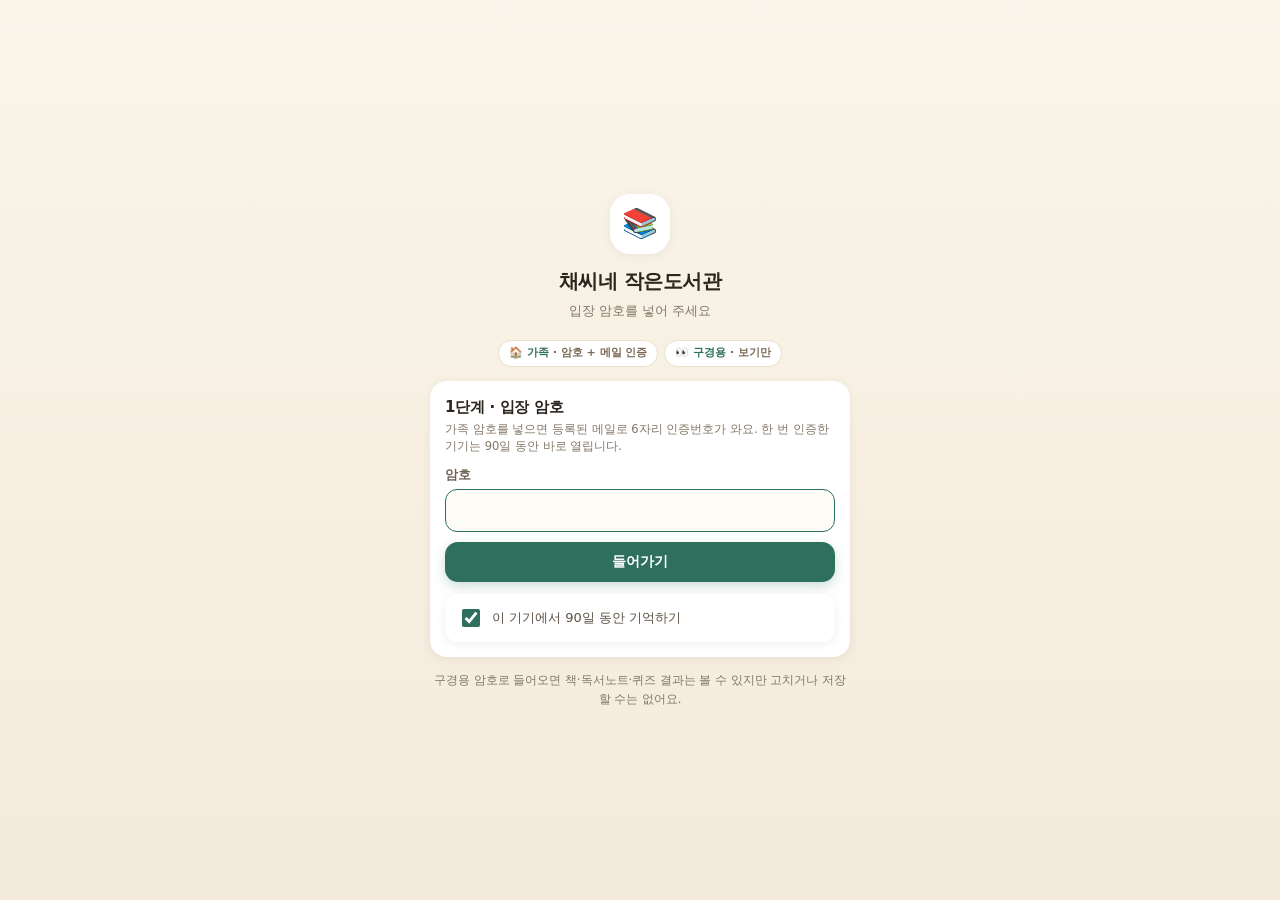
<file: index.html>
<!DOCTYPE html>
<html lang="ko">
<head>
<meta charset="utf-8">
<meta name="viewport" content="width=device-width, initial-scale=1, viewport-fit=cover">
<meta name="theme-color" content="#FAF5EA">
<meta name="robots" content="noindex">
<title>채씨네 작은도서관</title>
<meta http-equiv="refresh" content="0; url=./reading/">
<link rel="canonical" href="./reading/">
<style>
  html,body{margin:0;height:100%}
  body{display:grid;place-items:center;background:#FAF5EA;color:#2B251E;
    font-family:-apple-system,BlinkMacSystemFont,"Apple SD Gothic Neo","Pretendard","Malgun Gothic",system-ui,sans-serif;
    text-align:center;padding:24px}
  .box{max-width:320px}
  .logo{font-size:40px;line-height:1;margin-bottom:10px}
  h1{margin:0 0 6px;font-size:17px;letter-spacing:-.3px}
  p{margin:0 0 14px;font-size:12.5px;color:#847767;line-height:1.6}
  a{display:inline-block;padding:11px 18px;border-radius:13px;background:#2F6F5E;color:#fff;
    font-size:14px;font-weight:700;text-decoration:none}
</style>
</head>
<body>
  <div class="box">
    <div class="logo" aria-hidden="true">📚</div>
    <h1>채씨네 작은도서관</h1>
    <p>책장으로 이동하고 있어요.<br>잠시만 기다려 주세요.</p>
    <a href="./reading/">책장 열기</a>
  </div>
  <script>
    /* 이전 주소로 들어온 기기의 ?쿼리·#해시(#gh= 연결 링크)를 그대로 들고 이동한다 */
    (function () {
      var to = './reading/' + location.search + location.hash;
      try { location.replace(to); } catch (e) { location.href = to; }
    })();
  </script>
  <noscript><meta http-equiv="refresh" content="0; url=./reading/"></noscript>
</body>
</html>
</file>
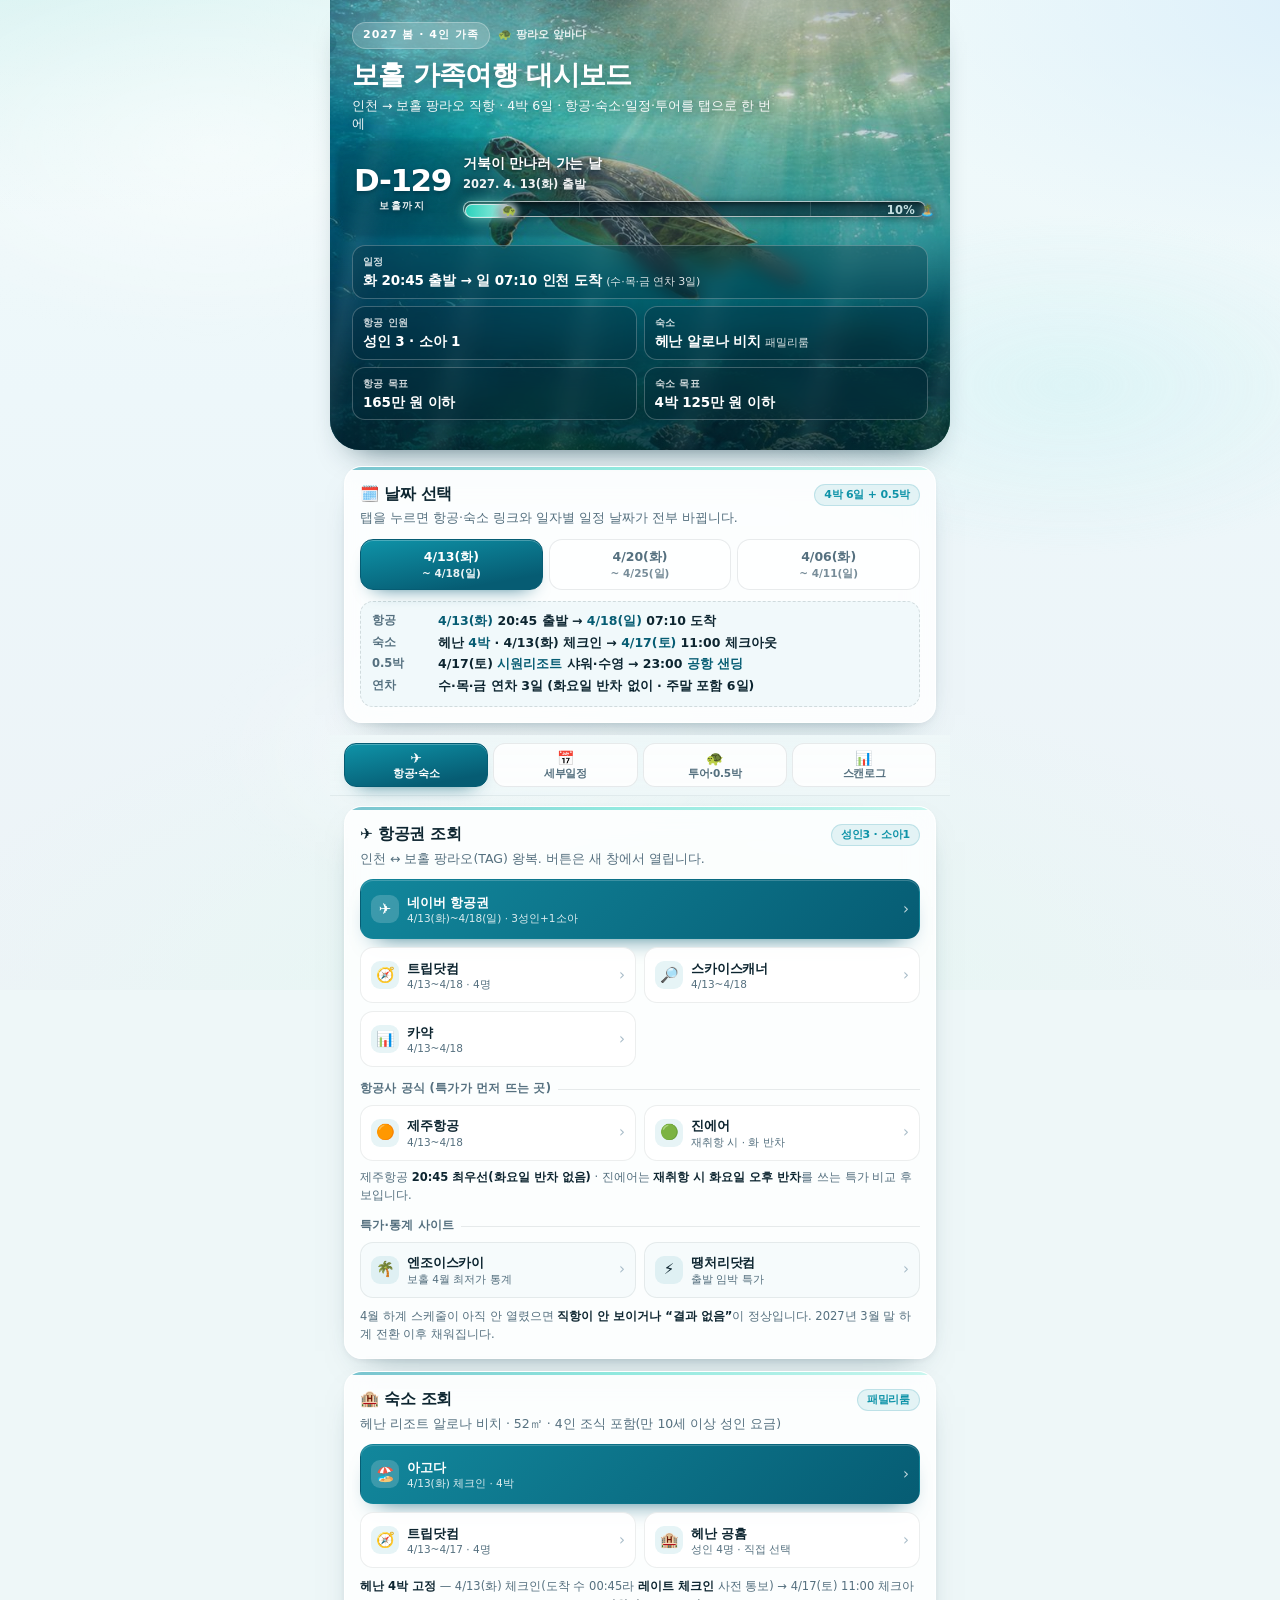
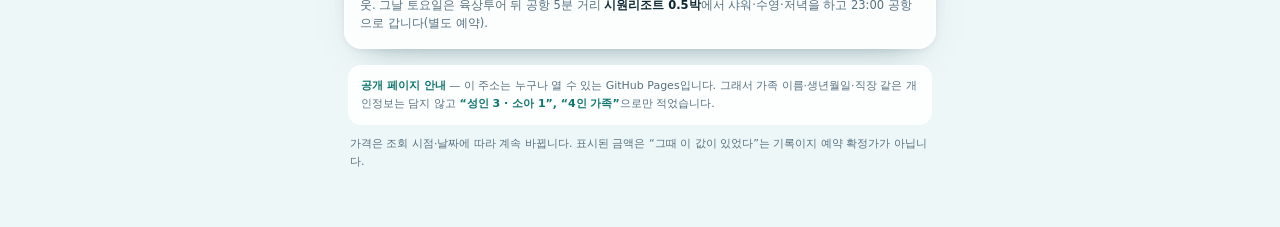
<file: bohol/index.html>
<!DOCTYPE html>
<html lang="ko">
<head>
<meta charset="utf-8">
<meta name="viewport" content="width=device-width, initial-scale=1, viewport-fit=cover">
<meta name="theme-color" content="#063d52">
<meta name="robots" content="noindex">
<title>보홀 가족여행 대시보드 (2027년 4월)</title>
<link rel="icon" href="data:image/svg+xml,%3Csvg xmlns='http://www.w3.org/2000/svg' viewBox='0 0 32 32'%3E%3Crect width='32' height='32' rx='8' fill='%23065c73'/%3E%3Ctext x='16' y='23' font-size='18' text-anchor='middle'%3E%F0%9F%90%A2%3C/text%3E%3C/svg%3E">
<style>
  :root{
    --bg:#eef7f8;
    --card:rgba(255,255,255,.82);
    --ink:#0d2530;
    --muted:#55707f;
    --line:rgba(13,37,48,.08);
    --brand:#065c73;
    --brand-2:#0f93a8;
    --sky:#e6f6f7;
    --warn:#b45309;
    --ok:#0f766e;
    --shadow:0 14px 34px -22px rgba(4,52,70,.55),0 2px 6px rgba(4,52,70,.05);
  }
  *{box-sizing:border-box;-webkit-tap-highlight-color:transparent}
  html,body{margin:0;padding:0}
  body{
    background:var(--bg);
    color:var(--ink);
    font-family:-apple-system,BlinkMacSystemFont,"Apple SD Gothic Neo","Pretendard","Malgun Gothic",system-ui,"Segoe UI",Roboto,sans-serif;
    font-size:15px;
    line-height:1.5;
    -webkit-text-size-adjust:100%;
    overflow-x:hidden;
  }
  /* 은은한 바다 물빛 바탕 (카드 뒤로 흐르는 빛) */
  body::before{
    content:"";position:fixed;inset:-10%;z-index:-2;pointer-events:none;
    background:
      radial-gradient(60% 42% at 12% 2%, #d6f2f1 0%, rgba(214,242,241,0) 62%),
      radial-gradient(55% 40% at 96% 8%, #dceffa 0%, rgba(220,239,250,0) 60%),
      radial-gradient(70% 45% at 50% 102%, #e6f8f3 0%, rgba(230,248,243,0) 70%),
      linear-gradient(180deg,#f1fbfa 0%,#edf7fa 45%,#edf3f7 100%);
  }
  body::after{
    content:"";position:fixed;inset:-10%;z-index:-1;pointer-events:none;opacity:.55;
    background:
      radial-gradient(34% 26% at 22% 22%, rgba(255,255,255,.85), rgba(255,255,255,0) 70%),
      radial-gradient(30% 22% at 78% 44%, rgba(190,240,240,.6), rgba(190,240,240,0) 72%),
      radial-gradient(26% 20% at 40% 78%, rgba(255,255,255,.7), rgba(255,255,255,0) 72%);
    animation:ambient 34s ease-in-out infinite alternate;
  }
  @keyframes ambient{
    from{transform:translate3d(0,0,0) scale(1)}
    to{transform:translate3d(2%,-2%,0) scale(1.06)}
  }
  .wrap{max-width:560px;margin:0 auto;padding:0 14px 44px}

  /* ---------- hero ---------- */
  .hero{
    position:relative;overflow:hidden;isolation:isolate;
    margin:0 -14px 16px;padding:18px 18px 26px;
    color:#fff;border-radius:0 0 26px 26px;
    box-shadow:0 18px 34px -24px rgba(3,45,60,.9);
  }
  .hero-bg{position:absolute;inset:0;z-index:0;overflow:hidden}
  .hero-bg img{
    display:block;width:100%;height:100%;object-fit:cover;object-position:62% 42%;
    animation:kenburns 46s ease-in-out infinite alternate;
  }
  @keyframes kenburns{
    from{transform:scale(1.02) translate3d(0,0,0)}
    to{transform:scale(1.1) translate3d(-1.5%,-1%,0)}
  }
  .hero-tint{
    position:absolute;inset:0;z-index:1;pointer-events:none;
    background:
      linear-gradient(180deg,rgba(2,38,54,.36) 0%,rgba(2,36,52,.14) 22%,rgba(2,32,46,.28) 48%,rgba(2,29,42,.56) 78%,rgba(2,26,38,.70) 100%),
      radial-gradient(115% 75% at 50% 8%,rgba(2,40,58,0) 40%,rgba(2,34,48,.38) 100%);
  }
  /* 물빛(caustics) */
  .caustics{position:absolute;inset:-12% -12% 0;z-index:2;pointer-events:none;mix-blend-mode:screen;opacity:.55}
  .caustics i{
    position:absolute;inset:0;display:block;
    background-image:
      radial-gradient(38% 30% at 26% 18%,rgba(255,255,255,.55),rgba(255,255,255,0) 68%),
      radial-gradient(30% 24% at 68% 12%,rgba(190,255,248,.5),rgba(190,255,248,0) 70%),
      radial-gradient(34% 28% at 48% 46%,rgba(255,255,255,.34),rgba(255,255,255,0) 72%),
      radial-gradient(26% 22% at 82% 56%,rgba(210,255,250,.32),rgba(210,255,250,0) 70%);
    filter:blur(6px);
    animation:caustic 26s ease-in-out infinite alternate;
  }
  .caustics i:nth-child(2){animation-duration:34s;animation-delay:-8s;opacity:.7;transform:scale(1.15)}
  @keyframes caustic{
    from{transform:translate3d(-2%,1%,0) scale(1)}
    to{transform:translate3d(3%,-3%,0) scale(1.12)}
  }
  /* 햇살 줄기 */
  .rays{
    position:absolute;top:-30%;left:-10%;right:-10%;height:130%;z-index:2;pointer-events:none;
    background:repeating-linear-gradient(102deg,
      rgba(255,255,255,0) 0px,rgba(255,255,255,0) 30px,
      rgba(220,255,252,.16) 46px,rgba(255,255,255,0) 68px,
      rgba(255,255,255,0) 120px);
    filter:blur(3px);mix-blend-mode:screen;opacity:.5;
    animation:raysway 18s ease-in-out infinite alternate;
  }
  @keyframes raysway{
    from{transform:translateX(-14px) skewX(-1deg);opacity:.34}
    to{transform:translateX(14px) skewX(1.5deg);opacity:.6}
  }
  /* 헤엄치는 거북이 */
  .turtle{
    position:absolute;z-index:2;pointer-events:none;color:#04384c;
  }
  .turtle svg{display:block;width:100%;height:auto;overflow:visible}
  .turtle .body{fill:currentColor;opacity:.3}
  .turtle .fin{fill:currentColor;opacity:.24}
  .turtle .pattern{fill:none;stroke:rgba(255,255,255,.5);stroke-width:2;opacity:.35}
  .turtle-a{width:78px;top:-10px;left:-120px;animation:swimA 48s linear infinite;animation-delay:-30s;opacity:.62}
  .turtle-b{width:54px;top:74%;left:-100px;opacity:.42;animation:swimB 72s linear infinite;animation-delay:-34s}
  @keyframes swimA{
    0%{transform:translate3d(0,0,0) rotate(-2deg)}
    50%{transform:translate3d(46vw,-10px,0) rotate(2deg)}
    100%{transform:translate3d(94vw,6px,0) rotate(-2deg)}
  }
  @keyframes swimB{
    0%{transform:translate3d(0,0,0) rotate(3deg)}
    45%{transform:translate3d(40vw,12px,0) rotate(-3deg)}
    100%{transform:translate3d(96vw,-8px,0) rotate(3deg)}
  }
  .turtle .fin{transform-box:fill-box;transform-origin:60% 50%;animation:flap 6.5s ease-in-out infinite}
  .turtle-a .fin{animation-duration:7s}
  .turtle-b .fin{animation-duration:5.2s;animation-delay:-1.4s}
  @keyframes flap{
    0%,100%{transform:rotate(-7deg)}
    50%{transform:rotate(9deg)}
  }
  /* 기포 */
  .bubbles{position:absolute;inset:0;z-index:2;pointer-events:none;overflow:hidden}
  .bubbles i{
    position:absolute;bottom:-12px;display:block;border-radius:50%;
    background:radial-gradient(circle at 32% 28%,rgba(255,255,255,.85),rgba(255,255,255,.14) 62%,rgba(255,255,255,0) 72%);
    animation:rise linear infinite;
  }
  .bubbles i:nth-child(1){left:14%;width:7px;height:7px;animation-duration:14s;animation-delay:-2s}
  .bubbles i:nth-child(2){left:28%;width:4px;height:4px;animation-duration:11s;animation-delay:-6s}
  .bubbles i:nth-child(3){left:47%;width:9px;height:9px;animation-duration:17s;animation-delay:-9s}
  .bubbles i:nth-child(4){left:66%;width:5px;height:5px;animation-duration:12s;animation-delay:-4s}
  .bubbles i:nth-child(5){left:79%;width:6px;height:6px;animation-duration:15s;animation-delay:-11s}
  .bubbles i:nth-child(6){left:91%;width:4px;height:4px;animation-duration:13s;animation-delay:-7s}
  @keyframes rise{
    0%{transform:translate3d(0,0,0) scale(.8);opacity:0}
    15%{opacity:.75}
    70%{opacity:.5}
    100%{transform:translate3d(10px,-380px,0) scale(1.15);opacity:0}
  }

  .hero-inner{position:relative;z-index:3}
  .hero-top{display:flex;align-items:center;gap:8px;margin-bottom:9px;flex-wrap:wrap}
  .kicker{
    display:inline-block;font-size:11px;font-weight:800;letter-spacing:.09em;
    text-transform:uppercase;
    padding:4px 10px;border-radius:999px;
    background:rgba(255,255,255,.16);border:1px solid rgba(255,255,255,.28);
    -webkit-backdrop-filter:blur(8px);backdrop-filter:blur(8px);
  }
  .hero-note{
    font-size:11px;font-weight:700;opacity:.86;letter-spacing:.01em;
  }
  .hero h1{
    margin:0 0 5px;font-size:24px;line-height:1.26;letter-spacing:-.03em;
    text-shadow:0 2px 14px rgba(0,28,40,.45);
  }
  .hero .sub{margin:0 0 13px;font-size:12.5px;line-height:1.5;opacity:.95;max-width:34em;text-shadow:0 1px 12px rgba(0,26,38,.6)}

  /* D-Day */
  .dcount{
    position:relative;display:flex;align-items:center;gap:12px;
    padding:6px 2px 8px;margin:0 0 14px;
  }
  .dcount::before{
    content:"";position:absolute;left:-16px;right:-16px;top:-8px;bottom:-6px;z-index:-1;
    background:radial-gradient(72% 120% at 22% 55%,rgba(1,28,42,.46),rgba(1,28,42,0) 72%);
    filter:blur(2px);border-radius:20px;
  }
  .dcount .num{
    flex:none;min-width:84px;text-align:center;
    font-size:31px;font-weight:900;letter-spacing:-.045em;line-height:1;
    font-variant-numeric:tabular-nums;
    text-shadow:0 2px 18px rgba(0,120,140,.55),0 2px 4px rgba(0,26,40,.55);
  }
  .dcount .num small{display:block;font-size:9.5px;font-weight:800;letter-spacing:.16em;opacity:.92;margin-top:5px;text-shadow:0 1px 6px rgba(0,26,40,.7)}
  .dcount .mid{flex:1;min-width:0}
  .dcount .mid b{display:block;font-size:14px;font-weight:800;letter-spacing:-.01em;text-shadow:0 1px 10px rgba(0,26,40,.7),0 1px 2px rgba(0,26,40,.5)}
  .dcount .mid span{display:block;font-size:11.5px;opacity:.94;font-weight:700;margin-top:2px;text-shadow:0 1px 8px rgba(0,26,40,.7)}
  .dcount.pop .num{animation:pop .62s cubic-bezier(.2,.9,.25,1.2)}
  @keyframes pop{
    0%{transform:scale(1)}
    35%{transform:scale(1.16)}
    100%{transform:scale(1)}
  }
  .track{
    position:relative;height:28px;margin:10px 0 0;
  }
  /* 전체 길이 트랙: 바다 배경 위에서도 보이도록 어두운 반투명 바탕 + 밝은 테두리 */
  .track::before{
    content:"";position:absolute;left:0;right:0;top:50%;transform:translateY(-50%);
    height:14px;border-radius:999px;
    background:linear-gradient(180deg,rgba(0,20,32,.78),rgba(0,34,48,.62));
    border:1px solid rgba(255,255,255,.7);
    box-shadow:inset 0 1px 4px rgba(0,0,0,.55),0 1px 8px rgba(0,20,30,.45);
  }
  /* 눈금: 25% 단위로 진행도가 어디쯤인지 바로 보이게 */
  .track::after{
    content:"";position:absolute;left:0;right:0;top:50%;transform:translateY(-50%);
    height:14px;border-radius:999px;pointer-events:none;
    background:repeating-linear-gradient(90deg,rgba(255,255,255,.13) 0 1px,transparent 1px 25%);
  }
  .track .fill{
    position:absolute;left:2px;top:50%;transform:translateY(-50%);height:14px;width:4%;
    min-width:14px;max-width:calc(100% - 4px);
    background:linear-gradient(90deg,#2fe3c9,#7ef7e2 55%,#ffffff);
    box-shadow:0 0 12px rgba(126,247,226,.95),inset 0 0 0 1px rgba(255,255,255,.85);
    transition:width .6s cubic-bezier(.3,.9,.3,1);border-radius:999px;
  }
  .track .swimmer{
    position:absolute;top:50%;left:4%;font-size:17px;line-height:1;
    /* 🐢 이모지는 기본으로 왼쪽을 봐서 진행 방향(→)과 반대로 헤엄친다. 좌우를 뒤집어 앞을 보게 한다. */
    transform:translate(-50%,-50%) scaleX(-1);
    transition:left .6s cubic-bezier(.3,.9,.3,1);
    filter:drop-shadow(0 0 3px rgba(255,255,255,.95)) drop-shadow(0 0 1px rgba(255,255,255,.9)) drop-shadow(0 2px 4px rgba(0,20,30,.7));
  }
  .track .end{position:absolute;right:-8px;top:50%;transform:translateY(-50%);font-size:13px;
    filter:drop-shadow(0 0 3px rgba(255,255,255,.8)) drop-shadow(0 1px 3px rgba(0,20,30,.65))}
  .track .pct{
    position:absolute;right:11px;top:50%;transform:translateY(-50%);
    font-size:9.5px;font-weight:800;letter-spacing:.02em;line-height:1;
    color:rgba(234,254,255,.92);text-shadow:0 1px 3px rgba(0,20,30,.85);
  }

  .facts{display:grid;grid-template-columns:1fr 1fr;gap:7px}
  .fact{
    background:rgba(6,42,58,.30);
    border:1px solid rgba(255,255,255,.24);
    border-radius:13px;padding:8px 10px;
    -webkit-backdrop-filter:blur(10px);backdrop-filter:blur(10px);
  }
  .fact.wide{grid-column:1 / -1}
  .fact .k{display:block;font-size:10px;font-weight:800;letter-spacing:.04em;opacity:.82;margin-bottom:2px}
  .fact .v{display:block;font-size:13.5px;font-weight:700;line-height:1.35;letter-spacing:-.01em}
  .fact .v small{font-weight:500;font-size:11px;opacity:.86}

  /* ---------- cards (글래스) ---------- */
  .card{
    position:relative;
    background:var(--card);
    border:1px solid rgba(255,255,255,.9);
    border-radius:18px;overflow:hidden;
    padding:16px 15px 15px;margin:0 0 12px;
    box-shadow:var(--shadow);
    -webkit-backdrop-filter:blur(14px) saturate(1.15);
    backdrop-filter:blur(14px) saturate(1.15);
  }
  .card::before{
    content:"";position:absolute;left:0;right:0;top:0;height:3px;
    background:linear-gradient(90deg,#0f93a8,#38d6c4 45%,#9ff0e2);
    opacity:.55;
  }
  .card > h2{
    margin:0 0 3px;font-size:15.5px;letter-spacing:-.015em;
    display:flex;align-items:center;gap:7px;
  }
  .card > h2 .n{
    display:inline-grid;place-items:center;width:20px;height:20px;border-radius:7px;
    background:linear-gradient(160deg,#0f93a8,#065c73);color:#fff;
    font-size:11px;font-weight:800;flex:none;
  }
  .card .lead{margin:0 0 11px;font-size:12.5px;color:var(--muted)}
  .hint{
    font-size:11px;font-weight:700;color:var(--brand-2);
    background:rgba(15,147,168,.1);border:1px solid rgba(15,147,168,.18);
    border-radius:999px;padding:2px 9px;margin-left:auto;flex:none;
  }

  /* ---------- tabs ---------- */
  .tabs{display:flex;gap:6px;margin:10px 0 11px}
  .tab{
    flex:1;appearance:none;border:1px solid rgba(13,37,48,.09);
    background:rgba(255,255,255,.72);
    color:var(--muted);border-radius:13px;padding:9px 4px;cursor:pointer;
    font-family:inherit;font-size:12.5px;font-weight:700;line-height:1.25;
    transition:background .18s,color .18s,border-color .18s,transform .1s,box-shadow .18s;
  }
  .tab span{display:block;font-size:10.5px;font-weight:600;opacity:.8;margin-top:2px}
  .tab[aria-selected="true"]{
    background:linear-gradient(170deg,#0f93a8,#065c73 82%);color:#fff;border-color:#065c73;
    box-shadow:0 10px 20px -14px rgba(6,92,115,1),inset 0 1px 0 rgba(255,255,255,.25);
  }
  .tab[aria-selected="true"] span{opacity:.92}
  .tab:active{transform:scale(.985)}
  .summary{
    background:rgba(238,248,250,.8);border:1px dashed rgba(13,37,48,.14);border-radius:13px;
    padding:10px 11px;font-size:12.5px;color:var(--ink);
  }
  .summary dl{display:grid;grid-template-columns:58px 1fr;gap:3px 8px;margin:0}
  .summary dt{color:var(--muted);font-weight:700;font-size:11.5px}
  .summary dd{margin:0;font-weight:600;word-break:keep-all;overflow-wrap:anywhere}
  .summary dd b{color:var(--brand)}

  /* ---------- buttons ---------- */
  .btn-grid{display:grid;grid-template-columns:1fr 1fr;gap:8px;min-width:0}
  .btn-grid.one{grid-template-columns:1fr}
  .btn{
    display:flex;align-items:center;gap:8px;min-height:56px;min-width:0;
    padding:9px 10px;border-radius:13px;text-decoration:none;color:var(--ink);
    background:rgba(255,255,255,.9);border:1px solid rgba(13,37,48,.08);
    transition:transform .1s,border-color .15s,box-shadow .15s;
  }
  .btn:active{transform:scale(.985)}
  .btn .ico{
    flex:none;width:28px;height:28px;border-radius:9px;display:grid;place-items:center;
    background:rgba(15,147,168,.1);font-size:15px;
  }
  .btn .txt{min-width:0;flex:1}
  .btn .txt strong{display:block;font-size:13px;font-weight:700;letter-spacing:-.01em;white-space:nowrap;overflow:hidden;text-overflow:ellipsis}
  .btn .txt small{display:block;font-size:10.5px;color:var(--muted);line-height:1.3;white-space:nowrap;overflow:hidden;text-overflow:ellipsis}
  .btn .chev{flex:none;color:#a8bcc8;font-size:15px;line-height:1}
  .btn.primary{
    grid-column:1 / -1;min-height:60px;border-color:transparent;
    background:linear-gradient(135deg,#12879c,#065c73);color:#fff;
    box-shadow:0 12px 24px -16px rgba(6,92,115,1),inset 0 1px 0 rgba(255,255,255,.2);
  }
  .btn.primary .ico{background:rgba(255,255,255,.18)}
  .btn.primary .txt small{color:rgba(255,255,255,.85)}
  .btn.primary .chev{color:rgba(255,255,255,.75)}
  .btn.soft{background:rgba(246,251,252,.9)}
  .group-label{
    display:flex;align-items:center;gap:7px;margin:13px 0 7px;
    font-size:11.5px;font-weight:800;color:var(--muted);letter-spacing:.02em;
  }
  .group-label::after{content:"";flex:1;height:1px;background:rgba(13,37,48,.09)}

  .tiny{font-size:11.5px;color:var(--muted);margin:9px 0 0;line-height:1.6}
  .tiny b{color:var(--ink)}

  /* ---------- tours ---------- */
  .tours{display:grid;gap:8px}
  .tour{
    display:flex;align-items:center;gap:9px;padding:10px;border-radius:13px;
    background:rgba(255,255,255,.9);border:1px solid rgba(13,37,48,.08);
    text-decoration:none;color:var(--ink);
    transition:transform .1s,border-color .15s,box-shadow .15s;
  }
  .tour:active{transform:scale(.985)}
  .tour .ico{
    flex:none;width:31px;height:31px;border-radius:10px;display:grid;place-items:center;
    background:linear-gradient(160deg,#e2f7f4,#d5f0f3);font-size:16px;
  }
  .tour .body{min-width:0;flex:1}
  .tour .body strong{display:block;font-size:13.5px;font-weight:700;letter-spacing:-.01em}
  .tour .meta{display:block;font-size:10.8px;color:var(--muted);line-height:1.35;margin-top:2px}
  .tour .price{flex:none;text-align:right;line-height:1.15}
  .tour .price b{display:block;font-size:13.5px;font-weight:800;color:var(--brand);letter-spacing:-.02em}
  .tour .price small{display:block;font-size:9.5px;color:var(--muted);font-weight:600;margin-top:1px;white-space:nowrap}
  .tour .chev{flex:none;color:#a8bcc8;font-size:15px;line-height:1}
  .tag{
    display:inline-block;font-size:10px;font-weight:800;border-radius:6px;
    padding:1px 5px;margin-right:4px;vertical-align:1px;
  }
  .tag.join{background:#eef2f7;color:#475569;border:1px solid #dbe3ec}
  .tag.solo{background:#ecfdf5;color:#0f766e;border:1px solid #a7f3d0}

  /* ---------- scan ---------- */
  .scan-head{display:flex;align-items:baseline;gap:8px;flex-wrap:wrap;margin:0 0 10px}
  .scan-head .when{font-size:12.5px;font-weight:700}
  .scan-head .badge{
    font-size:10.5px;font-weight:800;border-radius:999px;padding:3px 9px;
    background:#fff7ed;color:var(--warn);border:1px solid #fed7aa;
  }
  .scan-head .badge.hot{background:#ecfdf5;color:var(--ok);border-color:#a7f3d0}
  .scan-head .badge.quiet{background:#f1f5f9;color:#475569;border-color:#e2e8f0}
  .metrics{display:grid;grid-template-columns:1fr 1fr;gap:8px;margin-bottom:10px}
  .metric{background:rgba(243,250,251,.9);border:1px solid rgba(13,37,48,.07);border-radius:12px;padding:10px}
  .metric .k{font-size:10.5px;font-weight:800;color:var(--muted);letter-spacing:.02em}
  .metric .v{font-size:17px;font-weight:800;letter-spacing:-.02em;margin:2px 0 1px;font-variant-numeric:tabular-nums}
  .metric .v small{font-size:11px;font-weight:700;color:var(--muted)}
  .metric .d{font-size:10.5px;color:var(--muted);line-height:1.35}
  .delta.up{color:#b91c1c}
  .delta.down{color:#047857}
  .log{list-style:none;margin:4px 0 0;padding:0}
  .log li{
    position:relative;padding:0 0 12px 16px;border-left:2px solid rgba(13,37,48,.09);
    margin-left:3px;
  }
  .log li:last-child{padding-bottom:2px;border-left-color:transparent}
  .log li::before{
    content:"";position:absolute;left:-5px;top:4px;width:8px;height:8px;border-radius:50%;
    background:#cbd8e0;border:2px solid #fff;
  }
  .log li:first-child::before{background:var(--brand-2)}
  .log .lt{font-size:12px;font-weight:800}
  .log .lb{font-size:11.5px;color:var(--muted);line-height:1.5}
  .log .ln{font-size:11.5px;color:var(--ink);font-weight:600;margin-top:1px}
  .ref{
    margin-top:10px;border-radius:12px;background:rgba(243,250,251,.9);
    border:1px solid rgba(13,37,48,.07);
    padding:10px 11px;font-size:11.5px;color:var(--muted);line-height:1.6;
  }
  .ref b{color:var(--ink)}
  .ref .ref-t{font-size:11px;font-weight:800;color:var(--brand);margin-bottom:4px}
  .refresh{
    margin-top:11px;width:100%;appearance:none;border:1px solid rgba(13,37,48,.09);background:rgba(255,255,255,.92);
    border-radius:11px;padding:10px;font-family:inherit;font-size:12px;font-weight:700;
    color:var(--brand);cursor:pointer;
  }
  .refresh:active{background:#eef7f9}
  .refresh[disabled]{opacity:.6;cursor:progress}
  .scan-actions{display:grid;grid-template-columns:1fr;gap:8px;margin-top:11px}
  .scan-actions .refresh{margin-top:0}
  .refresh.primary{
    background:linear-gradient(135deg,var(--brand),var(--brand-2));
    color:#fff;border-color:transparent;font-weight:800;
  }
  .refresh.primary:active{filter:brightness(.95)}
  .scan-note{margin:7px 2px 0;font-size:11px;line-height:1.45}
  .scan-note.ok{color:var(--ok)}
  .scan-note.warn{color:var(--warn)}

  /* ---------- timeline ---------- */
  .tl{list-style:none;margin:2px 0 0;padding:0}
  .tl li{display:grid;grid-template-columns:60px 1fr;gap:9px;padding:0 0 11px;position:relative}
  .tl li:not(:last-child)::after{
    content:"";position:absolute;left:29px;top:22px;bottom:0;width:1px;background:rgba(13,37,48,.1);
  }
  .tl .when{
    font-size:11px;font-weight:800;color:var(--brand);background:rgba(15,147,168,.1);
    border-radius:8px;height:22px;display:grid;place-items:center;text-align:center;line-height:1.1;
    padding:0 3px;
  }
  .tl .what{font-size:12.5px;line-height:1.45}
  .tl .what b{display:block;font-size:13px}
  .tl .what span{color:var(--muted);font-size:11.5px}
  .tl .dday{font-size:10.5px;font-weight:800;color:#b45309}
  .tl li.key .when{background:#fff7ed;color:var(--warn)}

  /* ---------- 일자별 세부 일정 ---------- */
  .daytabs{display:grid;grid-template-columns:repeat(6,1fr);gap:5px;margin:10px 0 11px}
  .daytab{
    appearance:none;border:1px solid rgba(13,37,48,.09);background:rgba(255,255,255,.72);
    color:var(--muted);border-radius:11px;padding:7px 2px;cursor:pointer;font-family:inherit;
    line-height:1.2;min-width:0;
    transition:background .18s,color .18s,border-color .18s,transform .1s,box-shadow .18s;
  }
  .daytab b{display:block;font-size:10.5px;font-weight:800;letter-spacing:-.02em;white-space:nowrap}
  .daytab span{display:block;font-size:9.5px;font-weight:700;margin-top:2px;opacity:.85;white-space:nowrap;letter-spacing:-.01em}
  .daytab[aria-selected="true"]{
    background:linear-gradient(170deg,#0f93a8,#065c73 82%);color:#fff;border-color:#065c73;
    box-shadow:0 10px 20px -14px rgba(6,92,115,1),inset 0 1px 0 rgba(255,255,255,.25);
  }
  .daytab[aria-selected="true"] span{opacity:.92}
  .daytab:active{transform:scale(.985)}
  .dayhead{
    background:linear-gradient(160deg,rgba(230,246,247,.95),rgba(246,251,252,.9));
    border:1px solid rgba(15,147,168,.14);border-radius:13px;padding:9px 11px;margin:0 0 11px;
  }
  .dayhead .dt{display:flex;align-items:baseline;gap:6px;flex-wrap:wrap}
  .dayhead .dt b{font-size:13.5px;font-weight:800;letter-spacing:-.02em}
  .dayhead .dt em{font-style:normal;font-size:10.5px;font-weight:800;color:var(--brand-2)}
  .dayhead .dsub{display:block;font-size:11px;color:var(--muted);font-weight:700;margin-top:2px}
  .dchips{display:flex;flex-wrap:wrap;gap:4px;margin-top:6px}
  .dchips span{
    font-size:10px;font-weight:800;color:#075985;background:rgba(255,255,255,.88);
    border:1px solid rgba(13,37,48,.07);border-radius:999px;padding:2px 7px;line-height:1.35;
  }
  .dtl{list-style:none;margin:0;padding:0}
  .dtl li{display:grid;grid-template-columns:52px 1fr;gap:8px;padding:0 0 9px;position:relative}
  .dtl li:not(:last-child)::after{
    content:"";position:absolute;left:25px;top:20px;bottom:0;width:1px;background:rgba(13,37,48,.1);
  }
  .dtl .t{
    font-size:10.5px;font-weight:800;color:var(--brand);background:rgba(15,147,168,.1);
    border-radius:7px;height:20px;display:grid;place-items:center;text-align:center;
    font-variant-numeric:tabular-nums;padding:0 2px;letter-spacing:-.02em;line-height:1.1;
  }
  .dtl .w{min-width:0}
  .dtl .w b{display:block;font-size:12.5px;font-weight:700;line-height:1.35;letter-spacing:-.01em}
  .dtl .w span{display:block;font-size:11px;color:var(--muted);line-height:1.45}
  .dtl li.key .t{background:#fff7ed;color:var(--warn)}
  .dtl li.key .w b{color:#0b4f63}
  .dnote{
    margin:2px 0 0;font-size:11px;line-height:1.55;color:#0f5c52;
    background:rgba(236,253,245,.85);border:1px solid rgba(15,118,110,.16);
    border-radius:11px;padding:8px 10px;
  }
  .dlegend{margin:7px 2px 0;font-size:10.5px;color:var(--muted);line-height:1.45}


  /* ---------- 메인 탭 ---------- */
  .maintabs{
    position:sticky;top:0;z-index:30;
    display:grid;grid-template-columns:repeat(4,1fr);gap:5px;
    margin:0 -14px 10px;padding:8px 14px;
    background:linear-gradient(180deg,rgba(238,247,248,.97),rgba(238,247,248,.88));
    -webkit-backdrop-filter:blur(14px);backdrop-filter:blur(14px);
    border-bottom:1px solid rgba(13,37,48,.06);
  }
  .mtab{
    appearance:none;border:1px solid rgba(13,37,48,.09);background:rgba(255,255,255,.82);
    color:var(--muted);border-radius:12px;padding:7px 2px;cursor:pointer;font-family:inherit;
    line-height:1.15;min-width:0;text-align:center;
    transition:background .18s,color .18s,border-color .18s,box-shadow .18s,transform .1s;
  }
  .mtab i{display:block;font-style:normal;font-size:14px;line-height:1.1;margin-bottom:1px}
  .mtab span{display:block;font-size:10.5px;font-weight:800;letter-spacing:-.03em;white-space:nowrap;overflow:hidden;text-overflow:ellipsis}
  .mtab[aria-selected="true"]{
    background:linear-gradient(170deg,#0f93a8,#065c73 82%);color:#fff;border-color:#065c73;
    box-shadow:0 10px 20px -14px rgba(6,92,115,1),inset 0 1px 0 rgba(255,255,255,.25);
  }
  .mtab:active{transform:scale(.985)}
  .panel[hidden]{display:none}
  .linkbtn{
    display:block;width:100%;margin:9px 0 0;appearance:none;border:0;background:transparent;
    font-family:inherit;font-size:11.5px;font-weight:800;color:var(--brand-2);
    cursor:pointer;padding:4px 0;text-align:right;
  }
  .tablewrap{
    overflow-x:auto;-webkit-overflow-scrolling:touch;
    border:1px solid rgba(13,37,48,.07);border-radius:11px;
    background:rgba(255,255,255,.7);padding:2px 5px;
  }
  .logtable{width:100%;border-collapse:collapse;font-size:10.8px;line-height:1.35;min-width:330px}
  .logtable th{
    font-size:10px;font-weight:800;color:var(--muted);text-align:left;
    padding:5px 4px;border-bottom:1px solid rgba(13,37,48,.1);white-space:nowrap;
  }
  .logtable th.num{text-align:right}
  .logtable td{padding:6px 4px;border-bottom:1px solid rgba(13,37,48,.06);vertical-align:top}
  .logtable tr:last-child td{border-bottom:0}
  .logtable .dt{font-weight:800;white-space:nowrap;font-size:10.5px}
  .logtable .dt small{display:block;font-weight:600;color:var(--muted);font-size:9.5px}
  .logtable .num{font-weight:800;font-variant-numeric:tabular-nums;white-space:nowrap;text-align:right}
  .logtable .num small{display:block;font-size:9px;font-weight:700}
  .logtable .memo{color:var(--muted);font-size:10.2px;min-width:112px}
  @media (max-width:360px){
    .mtab span{font-size:9.5px}
    .mtab i{font-size:12px}
    .logtable{font-size:10.2px;min-width:300px}
    .logtable .memo{min-width:96px}
  }

  /* ---------- footer ---------- */
  footer{
    margin-top:16px;padding:0 4px;font-size:11px;color:var(--muted);line-height:1.65;
  }
  footer strong{color:var(--ink)}
  .privacy{
    margin-top:10px;background:rgba(255,255,255,.85);border:1px solid rgba(255,255,255,.9);border-radius:13px;
    padding:11px 12px;font-size:11px;color:var(--muted);line-height:1.65;
    -webkit-backdrop-filter:blur(10px);backdrop-filter:blur(10px);
  }
  .privacy b{color:var(--ok)}
  .credit{
    margin:12px 2px 0;font-size:10.5px;color:var(--muted);opacity:.9;
  }

  /* 진입 애니메이션 */
  .card,.privacy{animation:riseCard .55s cubic-bezier(.2,.8,.2,1) both}
  .card:nth-of-type(1){animation-delay:.04s}
  .card:nth-of-type(2){animation-delay:.08s}
  .card:nth-of-type(3){animation-delay:.12s}
  .card:nth-of-type(4){animation-delay:.16s}
  .card:nth-of-type(5){animation-delay:.2s}
  .card:nth-of-type(6){animation-delay:.24s}
  @keyframes riseCard{
    from{opacity:0;transform:translateY(10px)}
    to{opacity:1;transform:none}
  }

  @media (max-width:360px){
    .btn .txt small{font-size:10px}
    .fact .v{font-size:13px}
    .dcount .num{font-size:24px;min-width:70px}
    .daytabs{gap:4px}
    .daytab{padding:6px 1px}
    .daytab b{font-size:10px}
    .daytab span{font-size:8.5px}
    .dtl li{grid-template-columns:46px 1fr;gap:7px}
    .dtl .t{font-size:10px}
  }
  @media (min-width:820px){
    .wrap{max-width:620px;padding-bottom:56px}
    .hero{padding:22px 22px 30px;border-radius:0 0 30px 30px}
    .hero h1{font-size:27px}
    .turtle-a{width:150px}
  }
  @media (prefers-reduced-motion:reduce){
    *,*::before,*::after{animation:none !important;transition:none !important}
  }
</style>
</head>
<body>
<div class="wrap">

  <header class="hero">
    <picture class="hero-bg">
      <source media="(max-width:560px)" srcset="bohol-hero-mobile.jpg">
      <img src="bohol-hero.jpg" alt="보홀 팡라오 바다 속, 햇살이 비치는 산호초 위로 헤엄치는 바다거북" width="1600" height="900">
    </picture>
    <div class="hero-tint"></div>
    <div class="caustics" aria-hidden="true"><i></i><i></i></div>
    <div class="rays" aria-hidden="true"></div>

    <div class="turtle turtle-a" aria-hidden="true">
      <svg viewBox="0 0 210 150">
        <g transform="rotate(18 62 108)"><ellipse class="fin" cx="62" cy="108" rx="32" ry="10"/></g>
        <g transform="rotate(-18 62 24)"><ellipse class="fin" cx="62" cy="24" rx="32" ry="10"/></g>
        <g transform="rotate(150 46 78)"><ellipse class="fin" cx="46" cy="78" rx="20" ry="7"/></g>
        <path class="fin" d="M40 74 l-17 8 17 7z"/>
        <ellipse class="body" cx="92" cy="74" rx="52" ry="42"/>
        <ellipse class="body" cx="156" cy="74" rx="21" ry="17"/>
        <ellipse class="pattern" cx="92" cy="74" rx="34" ry="26"/>
        <path class="pattern" d="M92 34 v80 M56 74 h70"/>
        <circle cx="164" cy="68" r="2.4" fill="#053b4e" opacity=".55"/>
      </svg>
    </div>
    <div class="turtle turtle-b" aria-hidden="true">
      <svg viewBox="0 0 210 150">
        <g transform="rotate(18 62 108)"><ellipse class="fin" cx="62" cy="108" rx="32" ry="10"/></g>
        <g transform="rotate(-18 62 24)"><ellipse class="fin" cx="62" cy="24" rx="32" ry="10"/></g>
        <g transform="rotate(150 46 78)"><ellipse class="fin" cx="46" cy="78" rx="20" ry="7"/></g>
        <path class="fin" d="M40 74 l-17 8 17 7z"/>
        <ellipse class="body" cx="92" cy="74" rx="52" ry="42"/>
        <ellipse class="body" cx="156" cy="74" rx="21" ry="17"/>
        <ellipse class="pattern" cx="92" cy="74" rx="34" ry="26"/>
        <path class="pattern" d="M92 34 v80 M56 74 h70"/>
      </svg>
    </div>
    <div class="bubbles" aria-hidden="true"><i></i><i></i><i></i><i></i><i></i><i></i></div>

    <div class="hero-inner">
      <div class="hero-top">
        <span class="kicker">2027 봄 · 4인 가족</span>
        <span class="hero-note">🐢 팡라오 앞바다</span>
      </div>
      <h1>보홀 가족여행 대시보드</h1>
      <p class="sub">인천 → 보홀 팡라오 직항 · 4박 6일 · 항공·숙소·일정·투어를 탭으로 한 번에</p>

      <div class="dcount" id="ddayBox">
        <span class="num"><span id="ddayNum" aria-live="polite">D-139</span><small>보홀까지</small></span>
        <span class="mid">
          <b id="ddayTitle">거북이 만나러 가는 날</b>
          <span id="ddayDate">2027. 4. 13(화) 출발</span>
          <span class="track" aria-hidden="true">
            <span class="fill" id="ddayFill"></span>
            <span class="swimmer" id="ddaySwimmer">🐢</span>
            <span class="end">🏝️</span>
            <span class="pct" id="ddayPct">4%</span>
          </span>
        </span>
      </div>

      <div class="facts">
        <div class="fact wide">
          <span class="k">일정</span>
          <span class="v">화 20:45 출발 → 일 07:10 인천 도착 <small>(수·목·금 연차 3일)</small></span>
        </div>
        <div class="fact">
          <span class="k">항공 인원</span>
          <span class="v">성인 3 · 소아 1</span>
        </div>
        <div class="fact">
          <span class="k">숙소</span>
          <span class="v">헤난 알로나 비치 <small>패밀리룸</small></span>
        </div>
        <div class="fact">
          <span class="k">항공 목표</span>
          <span class="v">165만 원 이하</span>
        </div>
        <div class="fact">
          <span class="k">숙소 목표</span>
          <span class="v">4박 125만 원 이하</span>
        </div>
      </div>
    </div>
  </header>

  <!-- 날짜 -->
  <section class="card">
    <h2>🗓️ 날짜 선택 <span class="hint" id="tabHint">4박 6일 + 0.5박</span></h2>
    <p class="lead">탭을 누르면 항공·숙소 링크와 일자별 일정 날짜가 전부 바뀝니다.</p>
    <div class="tabs" role="tablist" aria-label="여행 날짜">
      <button class="tab" role="tab" data-trip="0" aria-selected="true">4/13(화)<span>~ 4/18(일)</span></button>
      <button class="tab" role="tab" data-trip="1" aria-selected="false">4/20(화)<span>~ 4/25(일)</span></button>
      <button class="tab" role="tab" data-trip="2" aria-selected="false">4/06(화)<span>~ 4/11(일)</span></button>
    </div>
    <div class="summary">
      <dl>
        <dt>항공</dt><dd id="sAir">—</dd>
        <dt>숙소</dt><dd id="sHotel">—</dd>
        <dt>0.5박</dt><dd id="sLast">—</dd>
        <dt>연차</dt><dd id="sLeave">—</dd>
      </dl>
    </div>
  </section>

  <!-- 메인 탭 -->
  <div class="maintabs" role="tablist" aria-label="대시보드 섹션">
    <button class="mtab" role="tab" data-panel="0" aria-selected="true" aria-controls="panel-air"><i>✈️</i><span>항공·숙소</span></button>
    <button class="mtab" role="tab" data-panel="1" aria-selected="false" aria-controls="panel-sched"><i>📅</i><span>세부일정</span></button>
    <button class="mtab" role="tab" data-panel="2" aria-selected="false" aria-controls="panel-tour"><i>🐢</i><span>투어·0.5박</span></button>
    <button class="mtab" role="tab" data-panel="3" aria-selected="false" aria-controls="panel-log"><i>📊</i><span>스캔로그</span></button>
  </div>

  <!-- ========== 패널 1: 항공·숙소 ========== -->
  <div class="panel" id="panel-air" role="tabpanel" aria-label="항공·숙소">

  <!-- 항공권 -->
  <section class="card">
    <h2>✈️ 항공권 조회 <span class="hint" id="airPax">성인3 · 소아1</span></h2>
    <p class="lead">인천 ↔ 보홀 팡라오(TAG) 왕복. 버튼은 새 창에서 열립니다.</p>

    <div class="btn-grid">
      <a class="btn primary" data-b="naver" target="_blank" rel="noopener">
        <span class="ico">✈️</span>
        <span class="txt"><strong>네이버 항공권</strong><small id="sub-naver">3성인+1소아 · 날짜까지 자동 입력</small></span>
        <span class="chev">›</span>
      </a>
      <a class="btn" data-b="trip" target="_blank" rel="noopener">
        <span class="ico">🧭</span>
        <span class="txt"><strong>트립닷컴</strong><small id="sub-trip">왕복 · 4명</small></span>
        <span class="chev">›</span>
      </a>
      <a class="btn" data-b="skyscanner" target="_blank" rel="noopener">
        <span class="ico">🔎</span>
        <span class="txt"><strong>스카이스캐너</strong><small id="sub-skyscanner">최저가 비교</small></span>
        <span class="chev">›</span>
      </a>
      <a class="btn" data-b="kayak" target="_blank" rel="noopener">
        <span class="ico">📊</span>
        <span class="txt"><strong>카약</strong><small id="sub-kayak">가격 추이까지</small></span>
        <span class="chev">›</span>
      </a>
    </div>

    <div class="group-label">항공사 공식 (특가가 먼저 뜨는 곳)</div>
    <div class="btn-grid">
      <a class="btn" data-b="jejuair" target="_blank" rel="noopener">
        <span class="ico">🟠</span>
        <span class="txt"><strong>제주항공</strong><small id="sub-jejuair">최우선 · 반차 없이 20:45</small></span>
        <span class="chev">›</span>
      </a>
      <a class="btn" data-b="jinair" target="_blank" rel="noopener">
        <span class="ico">🟢</span>
        <span class="txt"><strong>진에어</strong><small>재취항 시 · 화 반차</small></span>
        <span class="chev">›</span>
      </a>
    </div>
    <p class="tiny" style="margin:7px 0 0">제주항공 <b>20:45 최우선(화요일 반차 없음)</b> · 진에어는 <b>재취항 시 화요일 오후 반차</b>를 쓰는 특가 비교 후보입니다.</p>

    <div class="group-label">특가·통계 사이트</div>
    <div class="btn-grid">
      <a class="btn soft" data-b="enjoysky" target="_blank" rel="noopener">
        <span class="ico">🌴</span>
        <span class="txt"><strong>엔조이스카이</strong><small>보홀 4월 최저가 통계</small></span>
        <span class="chev">›</span>
      </a>
      <a class="btn soft" data-b="ttang" target="_blank" rel="noopener">
        <span class="ico">⚡</span>
        <span class="txt"><strong>땡처리닷컴</strong><small>출발 임박 특가</small></span>
        <span class="chev">›</span>
      </a>
    </div>
    <p class="tiny">4월 하계 스케줄이 아직 안 열렸으면 <b>직항이 안 보이거나 “결과 없음”</b>이 정상입니다. 2027년 3월 말 하계 전환 이후 채워집니다.</p>
  </section>

  <!-- 숙소 -->
  <section class="card">
    <h2>🏨 숙소 조회 <span class="hint">패밀리룸</span></h2>
    <p class="lead">헤난 리조트 알로나 비치 · 52㎡ · 4인 조식 포함(만 10세 이상 성인 요금)</p>


    <div class="btn-grid">
      <a class="btn primary" data-b="agoda" target="_blank" rel="noopener">
        <span class="ico">🏖️</span>
        <span class="txt"><strong>아고다</strong><small id="sub-agoda">체크인·숙박일수 자동 입력</small></span>
        <span class="chev">›</span>
      </a>
      <a class="btn" data-b="tripHotel" target="_blank" rel="noopener">
        <span class="ico">🧭</span>
        <span class="txt"><strong>트립닷컴</strong><small id="sub-tripHotel">성인 4명 · 패밀리룸</small></span>
        <span class="chev">›</span>
      </a>
      <a class="btn" data-b="henann" target="_blank" rel="noopener">
        <span class="ico">🏨</span>
        <span class="txt"><strong>헤난 공홈</strong><small>성인 4명 · 직접 선택</small></span>
        <span class="chev">›</span>
      </a>
    </div>
    <p class="tiny" id="hotelNote">—</p>
  </section>


  </div><!-- /panel-air -->

  <!-- ========== 패널 2: 세부일정 ========== -->
  <div class="panel" id="panel-sched" role="tabpanel" aria-label="세부일정" hidden>
  <!-- 일자별 세부 일정 -->
  <section class="card" id="scheduleCard">
    <h2>📅 일자별 세부 일정 <span class="hint" id="schHint">Day 1 · 화</span></h2>
    <p class="lead">확정된 화~일 4박 6일 플랜입니다. 하루씩 눌러 보세요.</p>

    <div class="daytabs" role="tablist" aria-label="일자별 세부 일정">
      <button class="daytab" role="tab" data-day="0" aria-selected="true"><b>Day 1</b><span>화 4/13</span></button>
      <button class="daytab" role="tab" data-day="1" aria-selected="false"><b>Day 2</b><span>수 4/14</span></button>
      <button class="daytab" role="tab" data-day="2" aria-selected="false"><b>Day 3</b><span>목 4/15</span></button>
      <button class="daytab" role="tab" data-day="3" aria-selected="false"><b>Day 4</b><span>금 4/16</span></button>
      <button class="daytab" role="tab" data-day="4" aria-selected="false"><b>Day 5</b><span>토 4/17</span></button>
      <button class="daytab" role="tab" data-day="5" aria-selected="false"><b>Day 6</b><span>일 4/18</span></button>
    </div>

    <div id="dayBody" role="tabpanel" aria-live="polite">
      <p class="lead" style="margin:0">일정을 불러오는 중…</p>
    </div>
    <p class="dlegend">시간은 현지 기준입니다(Day 1 출발편만 한국 시간). 식당·투어는 예약·현장 상황에 따라 바뀔 수 있어요.</p>
  </section>

  </div><!-- /panel-sched -->

  <!-- ========== 패널 3: 투어·0.5박 ========== -->
  <div class="panel" id="panel-tour" role="tabpanel" aria-label="투어·0.5박" hidden>
  <!-- 투어 & 0.5박 -->
  <section class="card">
    <h2>🐢 투어 &amp; 0.5박 바로가기 <span class="hint">4인 기준</span></h2>
    <p class="lead">확정된 상품 페이지로 바로 열립니다. 조인·단독과 참고 가격을 한눈에.</p>

    <div class="tours">
      <a class="tour" href="https://experiences.myrealtrip.com/products/3712862" target="_blank" rel="noopener">
        <span class="ico">🐢</span>
        <span class="body">
          <strong>발리카삭 호핑</strong>
          <span class="meta"><span class="tag join">조인</span>한바다 · 점심·장비·한국인 스텝</span>
        </span>
        <span class="price"><b>27.4만~</b><small>4인 총액</small></span>
        <span class="chev">›</span>
      </a>

      <a class="tour" href="https://www.lokalpagetour.com/bohol/lila-whale-shark-snorkeling" target="_blank" rel="noopener">
        <span class="ico">🦈</span>
        <span class="body">
          <strong>고래상어 (릴라)</strong>
          <span class="meta"><span class="tag solo">단독</span>로컬페이지 · 식사·고프로 촬영</span>
        </span>
        <span class="price"><b>33.2만</b><small>4인 총액</small></span>
        <span class="chev">›</span>
      </a>

      <a class="tour" href="https://experiences.myrealtrip.com/products/3835244" target="_blank" rel="noopener">
        <span class="ico">✨</span>
        <span class="body">
          <strong>반딧불이 투어</strong>
          <span class="meta"><span class="tag solo">단독</span>보홀트래블 · 호텔 픽드랍·보트</span>
        </span>
        <span class="price"><b>15.9만</b><small>4인 총액</small></span>
        <span class="chev">›</span>
      </a>

      <a class="tour" href="https://www.lokalpagetour.com/bohol/countryside-land-tour" target="_blank" rel="noopener">
        <span class="ico">🌿</span>
        <span class="body">
          <strong>육상투어 (토요일)</strong>
          <span class="meta"><span class="tag solo">단독</span>로컬페이지 · 짐 보관·드랍 포함</span>
        </span>
        <span class="price"><b>32.3만</b><small>4인 총액</small></span>
        <span class="chev">›</span>
      </a>

      <a class="tour" href="https://experiences.myrealtrip.com/products/5849162" target="_blank" rel="noopener">
        <span class="ico">🏊</span>
        <span class="body">
          <strong>토요일 0.5박 (시원리조트)</strong>
          <span class="meta"><span class="tag join">숙소</span>보홀트래블 · 공항 드랍·수영장</span>
        </span>
        <span class="price"><b>9~16만</b><small>4인 · 1박</small></span>
        <span class="chev">›</span>
      </a>
    </div>

    <div class="ref" style="margin-top:10px">
      <div class="ref-t">예약 전 체크</div>
      ① 로컬페이지 2종(고래상어·육상)은 <b>예약금만 카드, 나머지는 현장 페소</b> — 고래상어 2,800페소 · 육상 2,700페소(1인).<br>
      ② 시원리조트 0.5박은 <b>예약 확정 후 취소·환불 불가</b>(무기한 바우처 대체). 체크인 14:00 · 수영장 08:00~22:00.<br>
      ③ 발리카삭 한바다는 <b>최소 6명</b>이라 예약할 때 “4인 확정 출발 보장”을 문의하세요.
    </div>
    <p class="tiny">표시 금액은 2026-11-23 조회 기준 참고값입니다. 실제 결제 금액·취소 규정은 각 상품 페이지에서 확인하세요.</p>
  </section>

  </div><!-- /panel-tour -->

  <!-- ========== 패널 4: 스캔로그 ========== -->
  <div class="panel" id="panel-log" role="tabpanel" aria-label="스캔로그" hidden>

  <!-- 가격 스캔 요약 + 스캔 버튼 (원래 항공·숙소 탭에 있던 카드를 이곳으로 옮김) -->
  <section class="card" id="scanCard">
    <h2>📉 가격 스캔 요약 <span class="hint">매일 10:00</span></h2>
    <div id="scanSummary">
      <p class="lead">스캔 기록을 불러오고 있습니다…</p>
    </div>
    <div class="scan-actions">
      <button class="refresh primary" id="runScan" type="button">지금 스캔</button>
    </div>
    <p class="tiny scan-note" id="scanApiNote" style="display:none"></p>
  </section>

  <!-- 스캔 로그 -->
  <section class="card">
    <h2>📊 매일 오전 10시 스캔 로그 <span class="hint" id="scanState">불러오는 중</span></h2>
    <div id="scanLogBody">
      <p class="lead">스캔 기록을 불러오고 있습니다…</p>
    </div>
  </section>

  <!-- 타임라인 -->
  <section class="card">
    <h2>⏰ 특가 오픈 타임라인</h2>
    <p class="lead">2026년 기준 실제 오픈 시기입니다. 2027년은 3/17 진에어·에어부산·에어서울 통합 출범이 변수예요.</p>
    <ul class="tl" id="timeline"></ul>
  </section>

  </div><!-- /panel-log -->

  <footer>
    <div class="privacy">
      <b>공개 페이지 안내</b> — 이 주소는 누구나 열 수 있는 GitHub Pages입니다. 그래서 가족 이름·생년월일·직장 같은 개인정보는 담지 않고 <b>“성인 3 · 소아 1”, “4인 가족”</b>으로만 적었습니다.
    </div>
    <p style="margin:10px 2px 0">가격은 조회 시점·날짜에 따라 계속 바뀝니다. 표시된 금액은 “그때 이 값이 있었다”는 기록이지 예약 확정가가 아닙니다.</p>
  </footer>
</div>

<script>
(function () {
  "use strict";

  /* ---------------- 여행 날짜 정의 ---------------- */
  var TRIPS = [
    { out: "2027-04-13", back: "2027-04-18" },
    { out: "2027-04-20", back: "2027-04-25" },
    { out: "2027-04-06", back: "2027-04-11" }
  ];
  var WD = ["일", "월", "화", "수", "목", "금", "토"];
  var state = { trip: 0 };

  function D(iso) {
    var p = iso.split("-");
    return new Date(Number(p[0]), Number(p[1]) - 1, Number(p[2]));
  }
  function pad(n) { return (n < 10 ? "0" : "") + n; }
  function ymd(d) { return d.getFullYear() + "-" + pad(d.getMonth() + 1) + "-" + pad(d.getDate()); }
  function compact(d) { return "" + d.getFullYear() + pad(d.getMonth() + 1) + pad(d.getDate()); }
  function md(iso) { var d = D(iso); return (d.getMonth() + 1) + "/" + d.getDate() + "(" + WD[d.getDay()] + ")"; }
  function mdS(iso) { var d = D(iso); return (d.getMonth() + 1) + "/" + d.getDate(); }
  function mdFull(iso) { var d = D(iso); return d.getFullYear() + ". " + (d.getMonth() + 1) + ". " + d.getDate() + "(" + WD[d.getDay()] + ")"; }
  function addDays(iso, n) { var d = D(iso); d.setDate(d.getDate() + n); return d; }
  function nightsBetween(a, b) { return Math.round((D(b) - D(a)) / 86400000); }

  /* ---------------- 링크 생성기 (2026-11-23 실제 접속 확인) ---------------- */
  var BUILD = {
    naver: function (t) {
      return "https://flight.naver.com/flights/international/ICN-TAG-" + compact(D(t.out)) +
        "/TAG-ICN-" + compact(D(t.back)) + "?adult=3&child=1&infant=0&fareType=Y";
    },
    trip: function (t) {
      return "https://kr.trip.com/flights/showfarefirst?dcity=icn&acity=tag&ddate=" + t.out +
        "&rdate=" + t.back + "&triptype=rt&class=y&quantity=3&adultqty=3&childqty=1&locale=ko-KR&curr=KRW";
    },
    skyscanner: function (t) {
      return "https://www.skyscanner.co.kr/transport/flights/icn/tag/" + compact(D(t.out)) + "/" +
        compact(D(t.back)) + "/?adultsv2=3&childrenv2=10&cabinclass=economy&rtn=1";
    },
    kayak: function (t) {
      return "https://www.kayak.co.kr/flights/ICN-TAG/" + t.out + "/" + t.back +
        "/3adults/children-10?sort=bestflight_a";
    },
    jejuair: function (t) {
      return "https://www.jejuair.net/ko/ibe/booking/Availability.do?tripType=R&depStn=ICN&arrStn=TAG&depDate=" +
        t.out + "&arrDate=" + t.back;
    },
    jinair: function () { return "https://www.jinair.com/booking/index"; },
    enjoysky: function () { return "https://enjoysky.net/destinations/bohol"; },
    ttang: function () { return "https://www.ttang.com"; },
    agoda: function (t) {
      return "https://www.agoda.com/henann-resort-alona-beach/hotel/bohol-ph.html?checkIn=" + t.hotelIn +
        "&los=" + t.nights + "&adults=4&rooms=1&currency=KRW";
    },
    tripHotel: function (t) {
      return "https://kr.trip.com/hotels/detail/?hotelId=2085967&checkIn=" + t.hotelIn +
        "&checkOut=" + t.hotelOut + "&adult=4&children=0&curr=KRW";
    },
    henann: function () {
      return "https://reservations.henann.com/458/henann-resort-alona-beach?adults=4";
    }
  };

  /* ---------------- 날짜 탭 ---------------- */
  var tabs = Array.prototype.slice.call(document.querySelectorAll(".tab"));

  function currentTrip() {
    var t = TRIPS[state.trip];
    var hotelOut = ymd(addDays(t.out, 4)); /* 헤난 4박 고정: 화 체크인 ~ 토 체크아웃 */
    return {
      out: t.out,
      back: t.back,
      nights: 4,
      hotelIn: t.out,
      hotelOut: hotelOut
    };
  }

  /* ---------------- D-Day ---------------- */
  var PLAN_START = "2026-11-21"; /* 여행 확정일 */
  var ddayStarted = false;
  var ddayToken = 0;
  var TITLES = [
    "거북이 만나러 가는 날",
    "바다가 가장 맑은 날",
    "설레는 봄바다 출발"
  ];

  function daysUntil(iso) {
    var now = new Date();
    var t0 = new Date(now.getFullYear(), now.getMonth(), now.getDate());
    return Math.round((D(iso) - t0) / 86400000);
  }

  function renderDday(t) {
    var dd = daysUntil(t.out);
    var numEl = document.getElementById("ddayNum");
    var label = dd > 0 ? "D-" + dd : (dd === 0 ? "D-DAY" : "여행 중");
    var reduce = window.matchMedia && window.matchMedia("(prefers-reduced-motion: reduce)").matches;

    if (!ddayStarted && dd > 0 && !reduce) {
      ddayStarted = true;
      var myTurn = ++ddayToken;
      var t0 = Date.now(), dur = 1100;
      (function tick() {
        if (myTurn !== ddayToken) return;
        var k = Math.min(1, (Date.now() - t0) / dur);
        var e = 1 - Math.pow(1 - k, 3);
        numEl.textContent = "D-" + Math.round(dd * e);
        if (k < 1) { requestAnimationFrame(tick); }
        else { numEl.textContent = label; popBox(); }
      })();
    } else {
      ddayToken++;
      if (numEl.textContent !== label) {
        numEl.textContent = label;
        popBox();
      }
    }
    ddayStarted = true;

    document.getElementById("ddayTitle").textContent = TITLES[state.trip] || TITLES[0];
    document.getElementById("ddayDate").textContent = mdFull(t.out) + " 출발";

    var totalDays = Math.max(1, nightsBetween(PLAN_START, t.out));
    var pct = Math.round(((totalDays - Math.max(0, dd)) / totalDays) * 100);
    pct = Math.max(4, Math.min(100, pct));
    document.getElementById("ddayFill").style.width = pct + "%";
    document.getElementById("ddaySwimmer").style.left = pct + "%";
    var pctEl = document.getElementById("ddayPct");
    if (pctEl) pctEl.textContent = pct + "%";
  }

  function popBox() {
    var box = document.getElementById("ddayBox");
    box.classList.remove("pop");
    void box.offsetWidth;
    box.classList.add("pop");
  }

  function render() {
    var t = currentTrip();

    tabs.forEach(function (b, i) {
      b.setAttribute("aria-selected", i === state.trip ? "true" : "false");
    });

    document.getElementById("tabHint").textContent = "4박 6일 + 0.5박";

    document.getElementById("sAir").innerHTML =
      "<b>" + md(t.out) + "</b> 20:45 출발 → <b>" + md(t.back) + "</b> 07:10 도착";
    document.getElementById("sHotel").innerHTML =
      "헤난 <b>4박</b> · " + md(t.hotelIn) + " 체크인 → <b>" + md(t.hotelOut) + "</b> 11:00 체크아웃";
    document.getElementById("sLast").innerHTML =
      md(t.hotelOut) + " <b>시원리조트</b> 샤워·수영 → 23:00 <b>공항 샌딩</b>";
    document.getElementById("sLeave").textContent = "수·목·금 연차 3일 (화요일 반차 없이 · 주말 포함 6일)";

    document.getElementById("sub-naver").textContent = md(t.out) + "~" + md(t.back) + " · 3성인+1소아";
    document.getElementById("sub-trip").textContent = mdS(t.out) + "~" + mdS(t.back) + " · 4명";
    document.getElementById("sub-skyscanner").textContent = mdS(t.out) + "~" + mdS(t.back);
    document.getElementById("sub-kayak").textContent = mdS(t.out) + "~" + mdS(t.back);
    document.getElementById("sub-jejuair").textContent = mdS(t.out) + "~" + mdS(t.back);
    document.getElementById("sub-agoda").textContent = md(t.hotelIn) + " 체크인 · 4박";
    document.getElementById("sub-tripHotel").textContent = mdS(t.hotelIn) + "~" + mdS(t.hotelOut) + " · 4명";

    Array.prototype.forEach.call(document.querySelectorAll("[data-b]"), function (a) {
      var fn = BUILD[a.getAttribute("data-b")];
      if (fn) a.href = fn(t);
    });

    document.getElementById("hotelNote").innerHTML =
      "<b>헤난 4박 고정</b> — " + md(t.hotelIn) + " 체크인(도착 수 00:45라 <b>레이트 체크인</b> 사전 통보) → " +
      md(t.hotelOut) + " 11:00 체크아웃. 그날 토요일은 육상투어 뒤 공항 5분 거리 <b>시원리조트 0.5박</b>에서 샤워·수영·저녁을 하고 23:00 공항으로 갑니다(별도 예약).";

    renderDday(t);
    renderSchedule();
  }

  tabs.forEach(function (b) {
    b.addEventListener("click", function () {
      state.trip = Number(b.getAttribute("data-trip"));
      render();
    });
  });

  /* ---------------- 특가 타임라인 ---------------- */
  function dday(iso) {
    var today = new Date();
    var t0 = new Date(today.getFullYear(), today.getMonth(), today.getDate());
    var d = Math.round((D(iso) - t0) / 86400000);
    if (d > 0) return "D-" + d;
    if (d === 0) return "오늘";
    return "지남";
  }
  var TL = [
    { when: "지금", key: false, title: "스캔만 하면 되는 시기", desc: "여권 만료일(2027.10 이후) 확인 · 진에어·제주항공 앱에 가족 4명 등록 + 푸시 켜두기" },
    { when: "1/21쯤", key: true, date: "2027-01-21", title: "진에어 진마켓 티저", desc: "보통 일주일 전에 오픈 날짜·노선이 먼저 공지됩니다" },
    { when: "1/26~29", key: true, date: "2027-01-26", title: "진에어 진마켓 오픈 (예상)", desc: "하계 포함 대형 특가 · 오전 10시 정각 오픈" },
    { when: "2/4", key: true, date: "2027-02-04", title: "제주항공 찜특가 국제선 (예상)", desc: "2026년엔 2/4 오전 10시 오픈 → 2/10까지" },
    { when: "2월", key: false, title: "항공 결제 → 숙소 확정", desc: "특가는 취소 불가가 많아요. 결제 직후 헤난 패밀리룸 4박을 잡습니다" },
    { when: "3월 말", key: false, title: "투어·픽업·학교 서류", desc: "발리카삭 조인 + 고래상어·반딧불이·육상 단독 + 0.5박, 교외체험학습 신청서" },
    { when: "출발 3일 전", key: false, title: "필리핀 eTravel 등록", desc: "etravel.gov.ph 에서 4명 QR 생성 (도착 72시간 이내에만 가능)" }
  ];
  var tl = document.getElementById("timeline");
  TL.forEach(function (item) {
    var li = document.createElement("li");
    if (item.key) li.className = "key";
    var when = document.createElement("span");
    when.className = "when";
    when.textContent = item.when;
    var what = document.createElement("div");
    what.className = "what";
    var b = document.createElement("b");
    b.textContent = item.title;
    var s = document.createElement("span");
    s.textContent = item.desc;
    what.appendChild(b);
    what.appendChild(s);
    if (item.date) {
      var dd = document.createElement("span");
      dd.className = "dday";
      dd.textContent = " " + dday(item.date);
      b.appendChild(dd);
    }
    li.appendChild(when);
    li.appendChild(what);
    tl.appendChild(li);
  });

  /* ---------------- 일자별 세부 일정 ---------------- */
  var SCHED = [
    {
      label: "Day 1", off: 0, title: "출발 & 도착",
      sub: "서울 퇴근 → 인천공항 → 팡라오 → 헤난 체크인",
      chips: ["🌡 서울 17°C → 보홀 26°C", "🏨 헤난 01:45 입실", "✈️ 7C2125"],
      items: [
        ["17:30", "회사 퇴근", "청라국제도시역으로 이동", true],
        ["18:15", "청라국제도시역 출발 (공항철도)", "18:40 인천공항 T1 도착"],
        ["18:40", "인천공항 T1 · 제주항공 위탁", "4인 합산 60kg 확인 · 보조배터리는 기내 가방"],
        ["19:20", "출국심사 → 3층 식당가 저녁", "아이 김밥·우동 · 면세점 · 기내 21°C라 겉옷 착용"],
        ["20:00", "탑승구 대기", "좌석 4연석(창가 2 + 통로 2) 확인"],
        ["20:45", "7C2125 출발 · 기내 수면", "비행 약 4시간 50분", true],
        ["00:45", "팡라오 공항 도착 (+1)", "입국심사·수하물 30~40분"],
        ["01:30", "사전 예약 픽업 밴 → 헤난", "공항에서 10분"],
        ["01:45", "헤난 알로나 비치 체크인", "샤워 후 취침 · 첫날 밤 키트는 기내 가방에", true]
      ],
      note: "4/13 체크인인데 도착은 4/14 새벽 00:45입니다. 호텔에 레이트 체크인을 미리 통보해 두어야 노쇼 처리되지 않아요."
    },
    {
      label: "Day 2", off: 1, title: "적응일 · 리조트 & 알로나",
      sub: "늦잠 · 수영장 · 알로나 선셋",
      chips: ["🌡 낮 31°C · 수온 29°C", "🏨 헤난", "🍳 조식 포함"],
      items: [
        ["08:45", "기상", "비행 피로 회복 · 서두르지 않기"],
        ["09:15", "헤난 조식 뷔페", "06:00~10:00 · 천천히"],
        ["10:30", "비치풀·키즈풀", "선크림은 30분 전에 도포"],
        ["12:40", "점심 · 보홀돈", "삼겹살·물냉면 · 에어컨 · 카톡 boholdon으로 무료 픽드랍"],
        ["14:00", "방에서 낮잠·에어컨 휴식", "시차 적응 · 2시간"],
        ["16:10", "아이스크림·간식", "리조트 카페 또는 알로나"],
        ["16:50", "알로나 비치 산책 + 선셋", "일몰 17:55 전후"],
        ["18:30", "저녁 · A Tavola", "화덕피자·파스타 · 17:30 이전 입장 권장"],
        ["20:00", "리조트 복귀 → 21:30 취침", "내일 05:50 기상"],
      ],
      note: "비 오면 실내 수영장 + 씨브리즈 뷔페로 대체 — 일정이 없는 날이라 손해가 없어요. 밤에 세븐일레븐(24시간)에서 내일 새벽 식사(빵·바나나)를 사두세요."
    },
    {
      label: "Day 3", off: 2, title: "발리카삭 호핑 (조인)",
      sub: "돌고래 · 거북이 · 버진아일랜드 · 오후 휴식",
      chips: ["🌡 낮 32°C · 수온 29°C", "🚤 한바다 조인", "🏨 헤난"],
      items: [
        ["05:50", "기상 · 수영복·래시가드 착용", "전날 사둔 빵·바나나로 가볍게 · 멀미약 복용", true],
        ["06:20", "로비 픽업 → 방카 탑승", "한바다 조인 · 한국인 스텝", true],
        ["07:00", "돌고래 와칭", "야생이라 못 볼 수 있고, 못 봐도 환불은 없어요"],
        ["09:00", "발리카삭 거북이·산호초 스노클링", "1차 · 장비 포함"],
        ["11:00", "선상 BBQ 점심", "10:30 선상 라면·스낵 후"],
        ["12:30", "버진 아일랜드 모래톱", "입장료 200페소/인 현장 별도"],
        ["14:00", "리조트 복귀 · 온수 샤워", "짐은 방카에 두고 내리기"],
        ["14:30", "낮잠·휴식 (필수)", "17:00까지 · 오후 일정 없음"],
        ["17:30", "저녁 · 나무카페 또는 바우", "돈까스·파스타·새우버거 · 에어컨"],
        ["19:00", "복귀 → 21:00 취침", "내일 05:00 기상"],
      ],
      note: "한바다는 최소 6명이라 예약 시 “4인 확정 출발 보장”을 꼭 물어보세요. 저녁에 세븐일레븐에서 내일 고래상어 새벽 식사를 사두고, 프런트에 조식 박스도 함께 문의합니다."
    },
    {
      label: "Day 4", off: 3, title: "고래상어 단독 → 오후 휴식 → 반딧불이",
      sub: "릴라 고래상어 → 낮잠 → 아바탄강 반딧불",
      chips: ["🌡 낮 32°C · 강변 밤 25°C", "🦈 로컬페이지 단독", "🏨 헤난"],
      items: [
        ["05:00", "기상 · 새벽 식사", "빵·삶은계란·바나나 또는 조식 박스 · 멀미약은 출발 30분 전", true],
        ["05:30", "로비 픽업 → 릴라 이동", "50분~1시간 15분 · 당일 알부르로 바뀔 수 있음", true],
        ["06:20", "도착 · 신청서·브리핑", "몸통 3m·꼬리 4m · 먹이 금지 · 플래시·수중 드론 금지"],
        ["07:00", "고래상어 스노클링", "물속 30분 내외 · 2인 1전담가이드 · 고프로 촬영", true],
        ["08:40", "투어 포함 식사 (아침 겸)", "샤워실에서 헹구고 갈아입은 뒤 든든히"],
        ["11:00", "리조트 복귀 → 12:30 점심", "문릿 또는 씨브리즈 뷔페(룸차지 가능)"],
        ["13:30", "낮잠·에어컨 휴식", "16:30까지 · 오늘의 핵심(나팔링을 뺀 자리)"],
        ["17:00", "이른 저녁 · 대장금", "삼겹살·비빔국수 · 반딧불 긴팔·긴바지·모기퇴치제 준비"],
        ["18:00", "반딧불이 픽업 → 아바탄강", "보홀트래블 단독 · 40~50분"],
        ["19:00", "반딧불이 보트 (40~45분)", "카약 아님 · 옷이 젖을 수 있어 수건 필수"],
        ["20:40", "리조트 복귀 → 샤워 → 21:30 취침", ""],
      ],
      note: "고래상어 투어 중에는 선크림 금지 — 래시가드·모자로 대비하세요. 당일 취소·미출현이면 나팔링 정어리떼 단독(플랜B)으로 바꾸고 오후·반딧불은 그대로 둡니다. 마사지·스파는 없습니다."
    },
    {
      label: "Day 5", off: 4, title: "체크아웃 → 육상투어 → 공항",
      sub: "육상 단독 → 시원리조트 0.5박 → 밤 비행기",
      chips: ["🌡 낮 33°C", "🧳 짐 4개 차량 보관", "🏨 시원리조트 0.5박"],
      items: [
        ["07:30", "기상 → 08:00 헤난 조식", "천천히 · 10:50 체크아웃"],
        ["09:00", "짐 정리", "위탁 2 + 기내 4 · 젖은 수영복은 지퍼백 분리 · 무게 최종 확인"],
        ["11:00", "체크아웃 → 육상투어 밴 픽업", "로컬페이지 단독 · 짐 4개 차량 적재", true],
        ["12:00", "로복강 크루즈 런치 뷔페", "선상 · 포함"],
        ["13:20", "안경원숭이 보호구역", "조용히 · 플래시 금지", false],
        ["14:10", "맨메이드 포레스트 → 15:00 초콜릿힐", "도로변 사진 · 전망대 계단 (짚라인·ATV 제외)"],
        ["17:10", "시원리조트 체크인 (공항 5분)", "샤워 · 수건 · 짐 보관 포함", true],
        ["17:20", "워터파크 (25m 풀·슬라이드 3개)", "22:00까지 · 유아풀 있음"],
        ["19:00", "리조트 레스토랑 저녁", "22:00까지 · 라스트오더 21:30"],
        ["20:30", "방에서 정리·휴식", "아이들 낮잠 가능 · 짐 다시 묶기"],
        ["22:45", "체크아웃 → 23:00 공항 드랍", "5~10분 · 체크인·출국심사", true],
        ["01:45", "7C2126 팡라오 출발", "새벽 비행기라 뽀송하게 탑승", true]
      ],
      note: "아이 둘 다 고소공포증이라 짚라인·ATV는 넣지 않았고, 마사지가 없는 0.5박을 골랐습니다. 체크아웃 후 15시간 공백은 짐을 밴에 실은 육상투어 + 공항 5분 리조트로 메웁니다."
    },
    {
      label: "Day 6", off: 5, title: "귀국 & 휴식",
      sub: "인천 07:10 도착 → 집에서 하루 휴식",
      chips: ["✈️ 7C2126", "🏠 집", "😴 하루 휴식"],
      items: [
        ["01:45", "7C2126 팡라오 출발", "기내에서 자 두면 귀국 당일이 편해요"],
        ["07:10", "인천공항 도착", "입국심사·수하물 07:50까지"],
        ["08:30", "귀가 → 하루 휴식", "짐은 그날 바로 정리"],
        ["월요일", "정상 출근", "500페소 이하 잔돈은 공항 면세점에서 쓰기"]
      ],
      note: "여권·수하물 찾는 곳에서 4인 짐을 한 번에 확인하세요. 귀국일은 아무 일정도 잡지 않는 게 이 플랜의 마지막 규칙입니다."
    }
  ];
  var dayIdx = 0;
  var dayTabs = Array.prototype.slice.call(document.querySelectorAll(".daytab"));

  function renderSchedule() {
    var trip = TRIPS[state.trip];
    dayTabs.forEach(function (b, i) {
      var iso = ymd(addDays(trip.out, SCHED[i].off));
      var dd = D(iso);
      b.setAttribute("aria-selected", i === dayIdx ? "true" : "false");
      b.tabIndex = (i === dayIdx) ? 0 : -1;
      b.querySelector("span").textContent = WD[dd.getDay()] + " " + (dd.getMonth() + 1) + "/" + dd.getDate();
      b.setAttribute("aria-label", SCHED[i].label + " " + md(iso) + " " + SCHED[i].title);
    });

    var s = SCHED[dayIdx];
    var iso = ymd(addDays(trip.out, s.off));
    var d = D(iso);
    var html = "";
    html += "<div class='dayhead'><div class='dt'><em>" + s.label + "</em><b>" + esc(s.title) + "</b></div>" +
      "<span class='dsub'>" + d.getFullYear() + ". " + (d.getMonth() + 1) + ". " + d.getDate() + "(" + WD[d.getDay()] + ") · " +
      esc(s.sub) + "</span><div class='dchips'>";
    s.chips.forEach(function (c) { html += "<span>" + esc(c) + "</span>"; });
    html += "</div></div><ul class='dtl'>";
    s.items.forEach(function (it) {
      html += "<li" + (it[3] ? " class='key'" : "") + "><span class='t'>" + esc(it[0]) + "</span>" +
        "<div class='w'><b>" + esc(it[1]) + "</b>" + (it[2] ? "<span>" + esc(it[2]) + "</span>" : "") + "</div></li>";
    });
    html += "</ul>";
    if (s.note) html += "<p class='dnote'>💡 " + esc(s.note) + "</p>";
    document.getElementById("dayBody").innerHTML = html;
    document.getElementById("schHint").textContent = s.label + " · " + WD[d.getDay()];
  }

  dayTabs.forEach(function (b, i) {
    b.addEventListener("click", function () {
      dayIdx = i;
      renderSchedule();
    });
    b.addEventListener("keydown", function (e) {
      var k = e.key;
      if (k !== "ArrowRight" && k !== "ArrowLeft" && k !== "Home" && k !== "End") return;
      e.preventDefault();
      if (k === "ArrowRight") dayIdx = (dayIdx + 1) % SCHED.length;
      else if (k === "ArrowLeft") dayIdx = (dayIdx - 1 + SCHED.length) % SCHED.length;
      else if (k === "Home") dayIdx = 0;
      else dayIdx = SCHED.length - 1;
      renderSchedule();
      dayTabs[dayIdx].focus();
    });
  });

  /* ---------------- 스캔 기록 ---------------- */
  var FALLBACK = {
    updatedAt: "2026-11-23T10:00:00+09:00",
    source: "🐢 4월 보홀 항공·헤난 리조트 가격 스캔 (매일 오전 10:00)",
    goals: { air4Total: 1650000, hotel4Nights: 1250000 },
    latest: {
      scannedAt: "2026-11-23T10:00:00+09:00",
      headline: "4월 하계 특가 오픈 전 · 의미 있는 변동 없음",
      alert: false,
      air: {
        source: "엔조이스카이",
        url: "https://enjoysky.net/destinations/bohol",
        perPersonRoundTrip: 354800,
        prevPerPersonRoundTrip: 352977,
        observations: 237,
        basis: "2027년 4월 출발 왕복 최저가 · 가장 싼 날짜 조합 기준(1인)"
      },
      hotel: { note: "패밀리룸(52㎡ · 4인 조식 포함) 4박 125만 원 이하 특가는 아직 미포착." },
      deals: { jinMarket: "미오픈", jejuCham: "미오픈", note: "2027년 하계(4월) 공식 특가 일정 발표 전" }
    },
    logs: [
      { date: "2026-11-22", time: "10:00", title: "첫 스캔", airPerPerson: 352977, observations: 220,
        note: "4월 하계 특가 변동 없음. 땡처리닷컴은 동계(2027-03-24 출발까지)만 등록 상태." },
      { date: "2026-11-23", time: "10:00", title: "일일 스캔", airPerPerson: 354800, observations: 237,
        note: "진에어 블랙프라이데이 프로모션은 탑승 2027-03-27(동계)까지. 4월 하계 특가 공지 미발표." }
    ]
  };

  function won(n) {
    if (typeof n !== "number" || !isFinite(n)) return "—";
    return n.toLocaleString("ko-KR") + "원";
  }
  function man(n) {
    if (typeof n !== "number" || !isFinite(n)) return "—";
    var v = Math.round(n / 10000);
    return v.toLocaleString("ko-KR") + "만";
  }
  function esc(s) {
    return String(s == null ? "" : s).replace(/[&<>"]/g, function (c) {
      return { "&": "&amp;", "<": "&lt;", ">": "&gt;", '"': "&quot;" }[c];
    });
  }
  function stamp(iso) {
    if (!iso) return "—";
    var d = new Date(iso);
    if (isNaN(d.getTime())) return String(iso);
    return (d.getMonth() + 1) + "월 " + d.getDate() + "일(" + WD[d.getDay()] + ") " + pad(d.getHours()) + ":" + pad(d.getMinutes());
  }

  function scanBadge(L) {
    return L.alert
      ? "<span class='badge hot'>특가 포착 · 알림 발송</span>"
      : "<span class='badge'>특가 아직 없음 · 조용히 기록 중</span>";
  }

  function deltaOf(p, prev) {
    if (typeof p !== "number" || typeof prev !== "number") return "";
    var diff = p - prev;
    if (diff === 0) return "<span style='color:var(--muted)'>전일과 동일</span>";
    return "<span class='delta " + (diff > 0 ? "up" : "down") + "'>" +
      (diff > 0 ? "▲ " : "▼ ") + Math.abs(diff).toLocaleString("ko-KR") + "원</span> <span style='color:var(--muted)'>전일 대비</span>";
  }

  /* 항공·숙소 탭: 최근 스캔 요약 */
  function renderScanSummary(data) {
    var L = data.latest || {};
    var air = L.air || {};
    var hotel = L.hotel || {};
    var deals = L.deals || {};
    var p = air.perPersonRoundTrip;
    var prev = air.prevPerPersonRoundTrip;
    var total4 = (typeof p === "number") ? p * 3 + p * 0.75 : null;
    var total4max = (typeof p === "number") ? p * 4 : null;

    var html = "";
    html += "<div class='scan-head'><span class='when'>최근 스캔 " + stamp(L.scannedAt || data.updatedAt) + "</span>" + scanBadge(L) + "</div>";

    html += "<div class='metrics'>";
    html += "<div class='metric'><div class='k'>항공 1인 왕복 최저</div><div class='v'>" +
      (typeof p === "number" ? won(p).replace("원", "") + " <small>원</small>" : "—") + "</div><div class='d'>" +
      esc(air.source || "") + " · 관측 " + (air.observations || "—") + "건<br>" + deltaOf(p, prev) + "</div></div>";
    html += "<div class='metric'><div class='k'>4인 합계 (추정)</div><div class='v'>" +
      (typeof total4 === "number" ? man(total4) + "~" + man(total4max) + " <small>원</small>" : "—") +
      "</div><div class='d'>소아 운임 75~100% 가정<br>목표 " + man((data.goals || {}).air4Total || 1650000) + "원 이하</div></div>";
    html += "</div>";

    if (air.basis) html += "<p class='tiny' style='margin:0 0 9px'>" + esc(air.basis) + "</p>";

    html += "<div class='ref'><div class='ref-t'>숙소</div>" + esc(hotel.note || "—") +
      "<br>목표: 패밀리룸 4박 <b>" + man((data.goals || {}).hotel4Nights || 1250000) + "원 이하</b></div>";

    html += "<div class='ref' style='margin-top:8px'><div class='ref-t'>특가 오픈 여부</div>" +
      "진에어 진마켓 <b>" + esc(deals.jinMarket || "확인 전") + "</b> · 제주항공 찜특가 <b>" + esc(deals.jejuCham || "확인 전") + "</b>" +
      "<br>" + esc(deals.note || "") + "</div>";

    if (data.reference && data.reference.tripComHotel) {
      var r = data.reference.tripComHotel;
      html += "<div class='ref' style='margin-top:8px'><div class='ref-t'>참고 · 직접 확인한 값</div>" +
        "트립닷컴 " + esc(r.room || "") + " · " + md(r.checkIn) + "~" + md(r.checkOut) + " (" + r.nights + "박)<br>" +
        "1박 <b>" + won(r.perNight) + "</b> · 4박 합계 <b>" + won(r.total) + "</b> <span style='color:#b45309'>(" + esc(r.cancellation || "") + ")</span>" +
        "<br>목표 125만 원보다 약 " + man(r.total - ((data.goals || {}).hotel4Nights || 1250000)) + "원 높음</div>";
    }

    document.getElementById("scanSummary").innerHTML = html;
  }

  /* 스캔로그 탭: 매일 기록 테이블 */
  function renderScanLog(data) {
    var L = data.latest || {};
    var logs = (data.logs || []).slice().sort(function (a, b) {
      return String(a.date + (a.time || "")).localeCompare(String(b.date + (b.time || "")));
    });

    /* 행은 오래된→최신 순으로 만들며 전일 대비(▲▼)를 계산하고, 표시는 최신→과거 순으로 뒤집는다 */
    var rowList = [];
    logs.forEach(function (g, i) {
      var prev = i > 0 ? logs[i - 1].airPerPerson : null;
      var d = "";
      if (typeof g.airPerPerson === "number" && typeof prev === "number") {
        var diff = g.airPerPerson - prev;
        if (diff !== 0) {
          d = "<small class='delta " + (diff > 0 ? "up" : "down") + "'>" +
            (diff > 0 ? "▲" : "▼") + Math.abs(diff).toLocaleString("ko-KR") + "</small>";
        } else {
          d = "<small style='color:var(--muted)'>–</small>";
        }
      }
      rowList.push("<tr><td class='dt'>" + esc((g.date || "").slice(5).replace("-", "/")) +
        "<small>" + esc(g.time || "") + "</small></td>" +
        "<td class='num'>" + (typeof g.airPerPerson === "number" ? g.airPerPerson.toLocaleString("ko-KR") + "원" : "—") + d + "</td>" +
        "<td class='num'>" + (g.observations || "—") + "</td>" +
        "<td class='memo'>" + esc(g.note || "") + "</td></tr>");
    });
    var rows = rowList.reverse().join("");

    var html = "";
    html += "<div class='ref' style='margin:0 0 9px'><div class='ref-t'>스캔 출처</div>" + esc(data.source || "") +
      "<br>최근 갱신 <b>" + stamp(data.updatedAt || L.scannedAt) + "</b> · 목표 항공 4인 " +
      man((data.goals || {}).air4Total || 1650000) + "원 / 숙소 4박 " + man((data.goals || {}).hotel4Nights || 1250000) + "원 이하</div>";
    if (L.headline) html += "<p class='tiny' style='margin:0 0 8px'><b>" + esc(L.headline) + "</b></p>";
    html += "<p class='tiny' style='margin:0 0 6px;color:var(--muted)'>최신 스캔이 맨 위에 표시됩니다. ▲▼는 전일 대비 변동입니다.</p><div class='tablewrap'><table class='logtable'><thead><tr><th>날짜·시각</th><th class='num'>항공 1인</th><th class='num'>관측</th><th>메모</th></tr></thead><tbody>" +
      rows + "</tbody></table></div>";
    html += "<p class='tiny' style='margin:8px 0 0'>엔조이스카이 2027년 4월 출발 왕복 최저가(1인) 기록입니다. 날짜를 고정한 값이 아니라 4월 안에서 가장 싼 날짜 조합의 관측값이에요.</p>";

    document.getElementById("scanLogBody").innerHTML = html;
    var st = document.getElementById("scanState");
    st.textContent = "자동 갱신";
    st.style.display = "";
  }

  function renderScan(data) {
    renderScanSummary(data);
    renderScanLog(data);
  }

  function loadScan() {
    fetch("./scan-data.json?t=" + Date.now(), { cache: "no-store" })
      .then(function (res) {
        if (!res.ok) throw new Error("HTTP " + res.status);
        return res.json();
      })
      .then(function (data) {
        renderScan(data);
      })
      .catch(function () {
        renderScan(FALLBACK);
        var st = document.getElementById("scanState");
        st.textContent = "기본값 표시";
        st.className = "hint";
      });
  }

  /* ---------------- 지금 가격 스캔 (내부서버 API) ---------------- */
  function scanNote(msg, tone) {
    var el = document.getElementById("scanApiNote");
    if (!el) return;
    if (!msg) {
      el.style.display = "none";
      el.textContent = "";
      el.className = "tiny scan-note";
      return;
    }
    el.style.display = "";
    el.textContent = msg;
    el.className = "tiny scan-note" + (tone ? " " + tone : "");
  }

  function postScan(url) {
    return fetch(url, {
      method: "POST",
      cache: "no-store",
      headers: { "Accept": "application/json" }
    });
  }

  // GitHub Pages 같은 정적 호스팅에는 스캔 서버가 없다. 굳이 요청을 보내
  // 콘솔에 404 를 남기지 않고 바로 안내만 보여 준다.
  function isStaticHost() {
    return /\.github\.io$/i.test(location.hostname) || location.protocol === "file:";
  }

  function showServerNeeded() {
    var st = document.getElementById("scanState");
    st.textContent = "수동 스캔 대기";
    st.style.display = "";
    scanNote("내부서버 API 연결 필요 — 스캔 서버를 켠 뒤 다시 눌러 주세요. (GitHub Pages에는 스캔 서버가 없습니다)", "warn");
  }

  var scanBusy = false;
  function runScanNow() {
    if (scanBusy) return;
    if (isStaticHost()) {
      showServerNeeded();
      return;
    }
    scanBusy = true;
    var btn = document.getElementById("runScan");
    var label = btn.textContent;
    btn.disabled = true;
    btn.textContent = "스캔 중…";
    scanNote("");

    postScan("./api/scan")
      .then(function (res) {
        // 정적 호스팅(GitHub Pages)에서는 404 — 루트 API로 한 번만 다시 시도한다.
        if (res.status === 404 || res.status === 405) return postScan("/api/scan");
        return res;
      })
      .then(function (res) {
        if (!res.ok) throw new Error("HTTP " + res.status);
        return res.json();
      })
      .then(function (data) {
        if (!data || !data.latest) throw new Error("응답 형식 오류");
        renderScan(data);
        var st = document.getElementById("scanState");
        st.textContent = "방금 스캔";
        st.style.display = "";
        scanNote("내부서버에서 직접 스캔해 기록을 갱신했습니다 · " + stamp(data.updatedAt || data.latest.scannedAt), "ok");
      })
      .catch(function () {
        showServerNeeded();
      })
      .then(function () {
        scanBusy = false;
        btn.disabled = false;
        btn.textContent = label || "지금 스캔";
      });
  }

  document.getElementById("runScan").addEventListener("click", runScanNow);

  /* ---------------- 메인 4탭 ---------------- */
  var mtabs = Array.prototype.slice.call(document.querySelectorAll(".mtab"));
  var mpanels = Array.prototype.slice.call(document.querySelectorAll(".panel"));
  var mIdx = 0;

  function showPanel(i) {
    mIdx = i;
    mtabs.forEach(function (b, j) {
      b.setAttribute("aria-selected", j === i ? "true" : "false");
      b.tabIndex = (j === i) ? 0 : -1;
    });
    mpanels.forEach(function (p, j) { p.hidden = (j !== i); });
    var bar = document.querySelector(".maintabs");
    if (bar && window.scrollY > bar.offsetTop + 4) {
      window.scrollTo({ top: bar.offsetTop, behavior: "smooth" });
    }
  }

  mtabs.forEach(function (b, i) {
    b.addEventListener("click", function () { showPanel(i); });
    b.addEventListener("keydown", function (e) {
      var k = e.key;
      if (k !== "ArrowRight" && k !== "ArrowLeft" && k !== "Home" && k !== "End") return;
      e.preventDefault();
      var n = i;
      if (k === "ArrowRight") n = (i + 1) % mtabs.length;
      else if (k === "ArrowLeft") n = (i - 1 + mtabs.length) % mtabs.length;
      else if (k === "Home") n = 0;
      else n = mtabs.length - 1;
      showPanel(n);
      mtabs[n].focus();
    });
  });

  Array.prototype.forEach.call(document.querySelectorAll("[data-goto]"), function (b) {
    b.addEventListener("click", function () {
      showPanel(Number(b.getAttribute("data-goto")));
      document.querySelector(".maintabs").scrollIntoView({ block: "start", behavior: "smooth" });
    });
  });

  render();
  loadScan();
})();
</script>
</body>
</html>
</file>
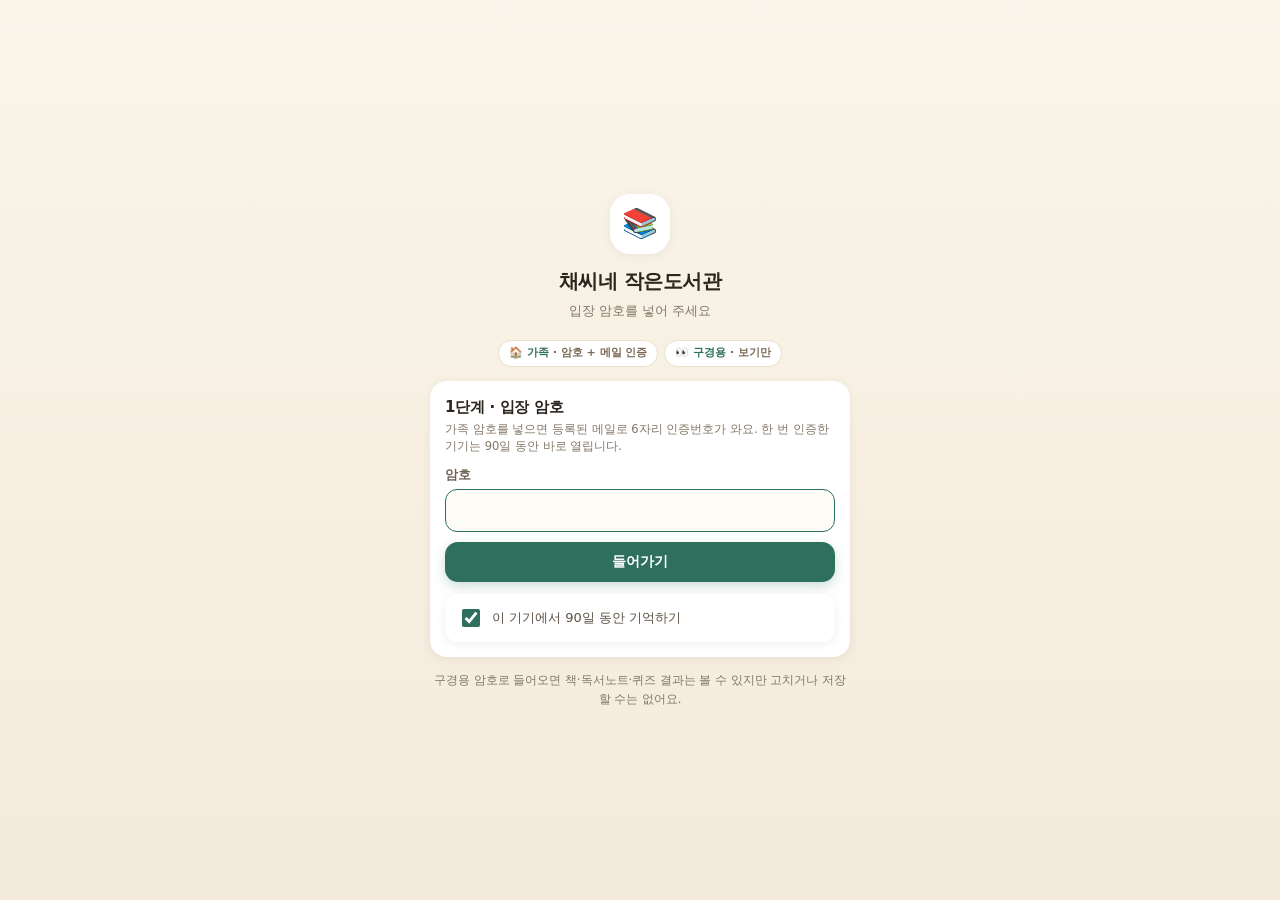
<file: reading/index.html>
<!DOCTYPE html>
<html lang="ko">
<head>
<meta charset="utf-8">
<meta name="viewport" content="width=device-width, initial-scale=1, viewport-fit=cover">
<meta name="theme-color" content="#FAF5EA">
<meta name="mobile-web-app-capable" content="yes">
<meta name="apple-mobile-web-app-capable" content="yes">
<title>채씨네 작은도서관</title>
<style>
  *{box-sizing:border-box;-webkit-tap-highlight-color:transparent}
  :root{
    --paper:#FAF5EA;--card:#fff;--ink:#2B251E;--muted:#847767;--line:#EADFCB;
    --accent:#2F6F5E;--accent-soft:#E4F0EA;--gold:#E0A93B;--terra:#C26A3D;
    --shadow:0 2px 10px rgba(90,70,45,.08);
  }
  html,body{margin:0;padding:0}
  body{background:var(--paper);color:var(--ink);font-size:15px;line-height:1.5;
    font-family:-apple-system,BlinkMacSystemFont,"Apple SD Gothic Neo","Pretendard","Malgun Gothic",system-ui,sans-serif;
    -webkit-text-size-adjust:100%}
  #app{max-width:560px;margin:0 auto;min-height:100vh;padding-bottom:106px;position:relative}
  button{font-family:inherit}
  [hidden]{display:none!important}
  .muted{color:var(--muted)}

  /* top bar */
  .topbar{position:sticky;top:0;z-index:30;display:flex;align-items:center;justify-content:space-between;gap:10px;
    padding:13px 16px 9px;background:rgba(250,245,234,.94);backdrop-filter:blur(10px)}
  .brand{display:flex;align-items:center;gap:10px}
  .logo{width:37px;height:37px;border-radius:12px;background:#fff;box-shadow:var(--shadow);display:grid;place-items:center;font-size:19px}
  .topbar h1{margin:0;font-size:16.5px;letter-spacing:-.35px}
  .topbar p{margin:1px 0 0;font-size:11.5px;color:var(--muted)}
  .icon-btn{width:38px;height:38px;border-radius:12px;border:1px solid var(--line);background:#fff;font-size:17px;cursor:pointer}

  .view{display:none;padding:0 16px}
  .view.active{display:block}

  /* profiles */
  .profiles{display:flex;gap:8px;margin:4px 0 13px}
  .profile{flex:1;display:flex;align-items:center;gap:7px;padding:10px 11px;border-radius:14px;border:1.5px solid var(--line);
    background:#fff;color:var(--ink);font-size:14px;cursor:pointer;min-width:0;transition:.15s}
  .profile.on{border-color:var(--accent);background:var(--accent-soft);box-shadow:0 0 0 3px rgba(47,111,94,.07)}
  .p-emoji{font-size:19px;line-height:1}
  .p-name{font-weight:700;letter-spacing:-.3px;white-space:nowrap;overflow:hidden;text-overflow:ellipsis}
  .p-grade{font-size:11px;color:var(--muted);margin-left:auto;white-space:nowrap}
  .profile-edit{flex:0 0 42px;border-radius:14px;border:1.5px dashed var(--line);background:transparent;font-size:16px;cursor:pointer}

  /* dashboard */
  .dash{display:grid;grid-template-columns:repeat(3,1fr);gap:8px}
  .stat{background:#fff;border-radius:16px;padding:11px 10px;box-shadow:var(--shadow);display:flex;flex-direction:column;gap:1px;min-width:0}
  .s-label{font-size:11.5px;color:var(--muted);white-space:nowrap}
  .stat strong{font-size:21px;line-height:1.2;letter-spacing:-.6px}
  .stat strong i{font-size:11px;font-style:normal;color:var(--muted);margin-left:1px;letter-spacing:0}
  .s-sub{font-size:10.5px;color:var(--accent);white-space:nowrap;overflow:hidden;text-overflow:ellipsis}

  .pending-banner{margin-top:9px;display:flex;align-items:center;gap:8px;width:100%;border:none;text-align:left;
    background:#FFF6E3;color:#8A5E0C;border-radius:13px;padding:10px 12px;font-size:12.5px;font-weight:600;cursor:pointer;
    box-shadow:0 1px 4px rgba(154,106,18,.08)}
  .pending-banner b{background:#fff;border-radius:8px;padding:1px 7px;font-size:12px}

  /* filters */
  .filters{margin:14px 0 4px}
  .chips{display:flex;gap:6px;overflow-x:auto;padding-bottom:3px;scrollbar-width:none}
  .chips::-webkit-scrollbar{display:none}
  .chip{flex:0 0 auto;border-radius:999px;border:1px solid var(--line);background:#fff;color:var(--muted);
    padding:7px 12px;font-size:13px;cursor:pointer;white-space:nowrap}
  .chip.on{background:var(--ink);border-color:var(--ink);color:#fff;font-weight:600}
  .searchbox{position:relative;margin-top:9px}
  .search-ico{position:absolute;left:12px;top:50%;transform:translateY(-50%);font-size:13px;opacity:.55}
  #search{width:100%;padding:11px 14px 11px 34px;border-radius:13px;border:1px solid var(--line);background:#fff;
    font-family:inherit;font-size:14px;color:var(--ink);-webkit-appearance:none;appearance:none}
  #search::-webkit-search-cancel-button{-webkit-appearance:none}

  .shelf-head{display:flex;align-items:center;gap:8px;margin:14px 2px 8px}
  .shelf-head h2{margin:0;font-size:14.5px;letter-spacing:-.2px}
 .count-pill{margin-left:auto;font-size:11.5px;color:var(--muted);background:#F1E9DA;border-radius:999px;padding:2px 9px}

  /* book list */
  .book-list{display:flex;flex-direction:column;gap:9px}
  .book{display:flex;gap:12px;padding:11px;border-radius:16px;background:#fff;box-shadow:var(--shadow);
    border:none;text-align:left;width:100%;color:inherit;cursor:pointer}
  .book:active{background:#FDFAF4}
  .book-cover{width:54px;height:72px;border-radius:8px;object-fit:cover;flex:0 0 auto;background:#EFE6D5;
    box-shadow:0 2px 6px rgba(60,40,20,.15)}
  .book-main{min-width:0;flex:1;display:flex;flex-direction:column;gap:2px}
  .book-title{font-size:15px;font-weight:700;letter-spacing:-.25px;white-space:nowrap;overflow:hidden;text-overflow:ellipsis}
  .book-meta{font-size:12px;color:var(--muted);white-space:nowrap;overflow:hidden;text-overflow:ellipsis}
  .book-foot{display:flex;align-items:center;gap:6px;margin-top:auto;padding-top:4px;flex-wrap:wrap}
  .badge{font-size:11px;padding:3px 8px;border-radius:999px;font-weight:700;letter-spacing:-.2px}
  .badge.note{background:#EAF1FB;color:#2E5E9E}
  .badge.pending{background:#FFF3DC;color:#9A6A12}
  .badge.graded{background:#E4F0EA;color:#25614F}
  .badge.draft{background:#F0EBE3;color:#7B6A55}
  .badge.redo{background:#FDEBD6;color:#8A5410;box-shadow:inset 0 0 0 1px #F0CFA3}
  .badge.keep{background:#F0EBE3;color:#7B6A55}
  .stars{color:var(--gold);font-size:12px;letter-spacing:-1px}
  .date-txt{font-size:11.5px;color:var(--muted);margin-left:auto}

  .empty{background:#fff;border-radius:16px;padding:26px 18px;text-align:center;color:var(--muted);font-size:13.5px;
    box-shadow:var(--shadow);line-height:1.7}
  .empty span{font-size:12px;color:#A99C8B}
  .empty b{display:block;font-size:15px;color:var(--ink);margin-bottom:4px}

  /* generic cards / forms */
  .card{background:#fff;border-radius:16px;padding:14px;box-shadow:var(--shadow)}
  .card + .card{margin-top:10px}
  .card-title{margin:0 0 10px;font-size:13.5px;color:var(--accent);letter-spacing:-.2px}
  .field{margin-bottom:12px}
  .field:last-child{margin-bottom:0}
  .field label{display:block;font-size:12.5px;color:#6E6252;margin-bottom:5px;font-weight:700}
  .field label b{color:var(--terra);font-weight:700}
  .field .opt{color:var(--muted);font-weight:500}
  .hint{font-size:11.5px;color:var(--muted);margin:5px 0 0;line-height:1.5}
  input[type=text],input[type=date],input[type=search],input[type=password],textarea{width:100%;font-family:inherit;font-size:14px;color:var(--ink);
    padding:10px 12px;border-radius:12px;border:1px solid var(--line);background:#FDFBF6;-webkit-appearance:none;appearance:none}
  input:focus,textarea:focus{outline:none;border-color:var(--accent);background:#fff}
  textarea{resize:vertical;min-height:74px;line-height:1.55}
  .row2{display:grid;grid-template-columns:1fr 1fr;gap:10px}
  .badge.by{background:#F4EEE2;color:#6E6252}

  /* ---------- 읽은 날짜: 네이버 캘린더 스타일 단일 달력 ---------- */
  .date-open{display:flex;align-items:center;gap:7px;width:100%;padding:10px 12px;border-radius:12px;
    border:1px solid var(--line);background:#FDFBF6;color:var(--ink);font-size:14px;font-weight:700;
    cursor:pointer;font-family:inherit;letter-spacing:-.2px;text-align:left}
  .date-open .do-ico{font-size:14px;line-height:1}
  .date-open .do-val{flex:1;min-width:0;white-space:nowrap;overflow:hidden;text-overflow:ellipsis}
  .date-open .do-caret{font-size:11px;color:var(--muted)}
  .date-open[aria-expanded="true"]{border-color:var(--accent);background:#fff}
  .date-open:disabled{background:#F4EEE2;color:#A99C8B;cursor:default}
  .ncal{border:1px solid var(--line);border-radius:16px;background:#fff;box-shadow:var(--shadow);
    padding:9px 8px 10px;margin-top:2px;scroll-margin:12px 0 118px}
  .ncal[hidden]{display:none}
  .ncal-head{display:flex;align-items:center;gap:6px;padding:2px 2px 8px}
  .ncal-nav{width:34px;height:34px;flex:0 0 34px;border-radius:50%;border:1px solid var(--line);background:#fff;
    color:#6E6252;font-size:17px;line-height:1;cursor:pointer;display:grid;place-items:center;padding:0;font-family:inherit}
  .ncal-title{flex:1;min-width:0;border:none;background:transparent;font-family:inherit;font-size:17px;font-weight:800;
    color:var(--accent);letter-spacing:-.4px;cursor:pointer;padding:6px 2px}
  .ncal-title .ncal-caret{font-size:12px;font-weight:700;margin-left:2px}
  .ncal-picker{display:grid;grid-template-columns:1fr 1fr;border:1px solid var(--line);border-radius:14px;
    overflow:hidden;margin:0 2px 8px;background:#fff}
  .ncal-picker[hidden]{display:none}
  .ncal-col{min-width:0;border-right:1px solid var(--line)}
  .ncal-col:last-child{border-right:none}
  .ncal-col-head{padding:8px 0;text-align:center;font-size:12.5px;font-weight:700;color:#6E6252;
    background:#FBF7EF;border-bottom:1px solid var(--line)}
  .ncal-list{max-height:196px;overflow-y:auto;-webkit-overflow-scrolling:touch;padding:3px 0}
  .ncal-opt{display:block;width:100%;border:none;background:transparent;font-family:inherit;padding:9px 4px;
    font-size:14px;color:#4A4137;cursor:pointer;text-align:center;letter-spacing:-.2px}
  .ncal-opt.on{background:#EFEAE1;font-weight:800;color:var(--ink)}
  .ncal-dow,.ncal-grid{display:grid;grid-template-columns:repeat(7,1fr)}
  .ncal-dow{padding:6px 0 4px;border-bottom:1px solid #F1EADB}
  .ncal-dow span{text-align:center;font-size:12px;font-weight:700;color:#3C342B}
  .ncal-dow .sun{color:#D33B2C}
  .ncal-dow .sat{color:#2F63B5}
  .ncal-grid{padding-top:2px}
  .ncal-day{border:none;background:transparent;font-family:inherit;font-size:14.5px;color:#3C342B;
    cursor:pointer;padding:0;height:40px;display:flex;align-items:center;justify-content:center;
    position:relative;letter-spacing:-.2px}
  .ncal-day.out{color:#CFC6B8}
  .ncal-day.sun:not(.out){color:#D33B2C}
  .ncal-day.sat:not(.out){color:#2F63B5}
  .ncal-day.on{background:var(--accent);color:#fff;font-weight:800}
  .ncal-day.today:not(.on){font-weight:800}
  .ncal-day.today:not(.on)::after{content:"";position:absolute;bottom:5px;left:50%;transform:translateX(-50%);
    width:4px;height:4px;border-radius:50%;background:var(--accent)}
  .who-line{margin:0 0 9px;font-size:12px;font-weight:700;color:#6E6252;background:#F7F2E8;
    border-radius:10px;padding:7px 10px;line-height:1.5}
  .count{font-size:11px;color:var(--muted);text-align:right;margin-top:3px}
  .btn{border:none;border-radius:13px;padding:11px 15px;font-size:14px;font-weight:700;cursor:pointer;
    background:#EFE6D5;color:var(--ink);letter-spacing:-.2px}
  .btn.primary{background:var(--accent);color:#fff;box-shadow:0 4px 12px rgba(47,111,94,.24)}
  .btn.ghost{background:transparent;border:1px solid var(--line);color:var(--muted)}
  .btn.danger{background:#FCE9E4;color:#A5432A}
  .btn.small{padding:8px 11px;font-size:12.5px;border-radius:10px}
  .btn.block{display:block;width:100%;margin-top:10px}
  .btn-row{display:flex;gap:8px;margin-top:10px;flex-wrap:wrap}
  .btn-row .btn{flex:1;min-width:130px}

  /* editor */
  .subhead{display:flex;align-items:center;gap:8px;margin:2px 0 12px}
  .subhead h2{font-size:16.5px;margin:0;flex:1;letter-spacing:-.3px}
  .back{flex:0 0 38px;height:38px;border-radius:12px;border:1px solid var(--line);background:#fff;font-size:17px;cursor:pointer;color:var(--ink)}
  .cover-edit{display:flex;gap:14px;align-items:flex-start}
  #ed-cover-preview{width:92px;height:124px;border-radius:10px;object-fit:cover;background:#EFE6D5;flex:0 0 auto;
    box-shadow:0 4px 12px rgba(60,40,20,.16)}
  .cover-side{flex:1;min-width:0;display:flex;flex-direction:column;gap:7px;align-items:flex-start}
  .cover-side .btn{margin:0}
  .cover-side label.btn{display:inline-flex;align-items:center}
  .cover-side .hint{margin:2px 0 0}
  .seg{display:flex;gap:5px;background:#F1E9DA;padding:4px;border-radius:13px}
  .seg button{flex:1;border:none;border-radius:10px;background:transparent;padding:9px 6px;font-size:13px;color:var(--muted);cursor:pointer;font-weight:600}
  .seg button.on{background:#fff;color:var(--ink);box-shadow:0 1px 4px rgba(0,0,0,.07)}
  .label-row{display:flex;align-items:center;gap:8px;margin-bottom:5px}
  .label-row label{margin:0;flex:1;min-width:0}
  .label-row .btn{flex:0 0 auto;margin:0}
  #ed-book-search.busy{opacity:.65}
  .search-results{margin-top:8px;border:1px solid var(--line);border-radius:14px;background:#fff;overflow:hidden;
    box-shadow:var(--shadow)}
  .sr-head{padding:8px 11px;font-size:11px;color:var(--muted);background:#FBF7EF;border-bottom:1px solid var(--line)}
  .sr-item{display:flex;gap:10px;width:100%;padding:9px 11px;border:none;border-bottom:1px solid #F3ECDE;
    background:#fff;text-align:left;cursor:pointer;align-items:center;font-family:inherit;color:inherit}
  .sr-item:active{background:#FDFAF4}
  .sr-thumb{width:38px;height:54px;border-radius:6px;object-fit:cover;flex:0 0 auto;background:#EFE6D5;
    display:grid;place-items:center;font-size:18px;color:#A99C8B}
  .sr-main{min-width:0;flex:1;display:flex;flex-direction:column;gap:1px}
  .sr-title{font-size:13.5px;font-weight:700;letter-spacing:-.2px;white-space:nowrap;overflow:hidden;text-overflow:ellipsis}
  .sr-sub{font-size:11.5px;color:var(--muted);white-space:nowrap;overflow:hidden;text-overflow:ellipsis}
  .sr-more{display:block;width:100%;padding:11px;border:none;background:#FBF7EF;color:var(--terra);
    font-size:12.5px;font-weight:700;cursor:pointer;font-family:inherit;text-align:center;line-height:1.5}
  .sr-empty{padding:14px 12px 13px;text-align:center}
  .sr-empty b{display:block;font-size:13.5px;margin-bottom:3px;color:var(--ink)}
  .sr-empty span{display:block;font-size:12px;color:var(--muted);line-height:1.55}
  .sr-actions{display:flex;gap:7px;margin-top:10px}
  .sr-actions .btn{flex:1}
  .sr-state{padding:13px 12px;font-size:12.5px;color:var(--muted);text-align:center}
  .sr-close{display:block;width:100%;padding:9px;border:none;border-top:1px solid var(--line);background:#fff;
    color:var(--muted);font-size:12px;cursor:pointer;font-family:inherit}
  .sr-key{margin-top:10px;padding-top:10px;border-top:1px dashed var(--line)}
  .sr-key .btn{width:100%}
  .sr-note{font-size:11px;color:var(--muted);margin:6px 0 0;line-height:1.5}
  .sr-links{display:flex;gap:7px;margin-top:10px}
  .sr-links a{flex:1;display:flex;align-items:center;justify-content:center;padding:9px 6px;border-radius:11px;
    background:#FBF7EF;border:1px solid var(--line);color:var(--terra);font-size:12px;font-weight:700;
    text-decoration:none;line-height:1.3}
  .key-state{font-size:12px;color:var(--muted);line-height:1.6;background:#FBF7EF;border-radius:11px;padding:9px 11px}
  .key-state b{color:var(--ink)}
  @keyframes coverPulse{0%,100%{box-shadow:var(--shadow)}45%{box-shadow:0 0 0 4px rgba(224,169,59,.42)}}
  .card.pulse{animation:coverPulse 1.1s ease 2}
  .stars-input{display:flex;gap:2px;padding-top:4px}
  .stars-input button{border:none;background:transparent;font-size:25px;line-height:1;color:#DED2BE;cursor:pointer;padding:0 1px}
  .stars-input button.on{color:var(--gold)}
  .kid-rate{display:flex;align-items:center;gap:9px;background:#fff;border-radius:14px;padding:9px 12px;
    box-shadow:var(--shadow);margin-bottom:9px}
  .kid-rate .kr-label{font-size:12.5px;font-weight:700;color:#6E6252;flex:0 0 auto}
  .kid-rate .stars-input{padding-top:0}
  .kid-rate .stars-input button{font-size:23px}
  .kid-rate .kr-val{font-size:12px;color:var(--muted);margin-left:auto;white-space:nowrap}

  /* 상세 화면: 누를 수 있는 별점 카드 */
  .rate-card{background:#FFFBEB;border:1.5px solid #FDE68A;border-radius:16px;padding:11px 13px 10px;margin:11px 0 4px;
    box-shadow:0 2px 10px rgba(224,169,59,.14);cursor:pointer;transition:background .12s,box-shadow .12s}
  .rate-card:active{background:#FEF7DC;box-shadow:0 1px 6px rgba(224,169,59,.18)}
  .rate-card-head{display:flex;align-items:baseline;gap:8px;margin-bottom:3px}
  .rate-card-title{font-size:12.5px;font-weight:800;color:#8A5E0C;letter-spacing:-.2px;flex:0 0 auto}
  .rate-card-state{font-size:11.5px;color:#9A7B2A;margin-left:auto;text-align:right;line-height:1.4}
  .rate-card .stars-input{padding-top:3px;gap:2px;justify-content:space-between}
  .rate-card .stars-input button{flex:1 1 44px;min-width:44px;min-height:44px;font-size:32px;border-radius:12px;color:#E3CE9B;
    display:grid;place-items:center;transition:transform .12s,color .12s}
  .rate-card .stars-input button.on{color:#F0A81B}
  .rate-card .stars-input button:active{transform:scale(.9)}
  .rate-card .stars-input button:focus-visible{outline:2px solid #C99A2E;outline-offset:1px}
  .rate-card.nudge .stars-input button{animation:rateNudge .45s ease 2}
  @keyframes rateNudge{0%,100%{transform:translateY(0)}50%{transform:translateY(-4px)}}

  /* 제출 전 별점 팝업 */
  .rate-ask{max-width:430px}
  .rate-ask .ra-book{font-size:15.5px;font-weight:800;color:#4A4034;text-align:center;margin:4px 0 1px;line-height:1.4;word-break:keep-all}
  .rate-ask .ra-sub{font-size:11.5px;color:var(--muted);text-align:center;margin:0 0 12px}
  .rate-stars{display:flex;justify-content:center;gap:8px;margin:2px 0 4px}
  .rate-stars button{width:52px;height:52px;border:none;border-radius:16px;background:#FFF8E6;color:#E7D7AE;
    font-size:33px;line-height:1;cursor:pointer;display:grid;place-items:center;
    transition:transform .12s,background .12s,color .12s;padding:0}
  .rate-stars button.on{background:#FFEFC4;color:#F0A81B;transform:scale(1.05)}
  .rate-stars button:active{transform:scale(.9)}
  .rate-stars button:focus-visible{outline:2px solid #C99A2E;outline-offset:2px}
  .rate-ask .ra-label{text-align:center;font-size:14px;font-weight:800;color:#8A5E0C;min-height:22px;margin:4px 0 12px}
  .rate-ask .ra-actions{display:flex;flex-direction:column;gap:8px}
  .rate-ask .ra-actions .btn{width:100%;display:block}
  .rate-ask .ra-actions .btn:disabled{background:#E8E1D2;color:#A99C8B;box-shadow:none;cursor:default}
  .banner.retry{background:#FFF3DC;color:#8A5E0C}
  .kid-answer.prev{color:#6E6252;font-size:13px;background:#F6F0E6}
  .quiz-head{display:flex;align-items:center;gap:8px;margin:14px 2px 2px}
  .quiz-head span{font-size:12.5px;color:var(--muted);font-weight:700}
  .quiz-head .btn{margin-left:auto}
  .quiz-foot{margin:11px 2px 4px}
  .quiz-foot .btn{display:block;width:100%;padding:12px;font-size:13.5px;border-radius:12px}
  .qslot{background:#fff;border-radius:15px;padding:12px;box-shadow:var(--shadow);margin-top:9px}
  .qslot-head{display:flex;align-items:center;gap:7px;margin-bottom:7px}
  .qslot-title{font-size:12.5px;font-weight:700;color:var(--muted)}
  .qslot-del{margin-left:auto;border:none;background:#F6F0E6;color:#A08F79;width:26px;height:26px;border-radius:8px;cursor:pointer;font-size:12px}
  .qslot textarea{min-height:56px;margin-bottom:7px;font-size:14px}
  .qslot input[type=text]{font-size:13px;padding:8px 11px}
  .save-bar{position:sticky;bottom:10px;display:flex;gap:8px;margin:14px 0 4px;background:rgba(250,245,234,.9);
    padding:8px 0;backdrop-filter:blur(8px);z-index:20}
  .save-bar .btn{flex:1}
  .save-bar .btn.primary{flex:2}

  /* detail */
  .dt-hero{display:flex;gap:14px;background:#fff;border-radius:18px;padding:14px;box-shadow:var(--shadow)}
  .dt-cover{width:88px;height:118px;border-radius:10px;object-fit:cover;flex:0 0 auto;background:#EFE6D5;box-shadow:0 4px 14px rgba(60,40,20,.18)}
  .dt-info{min-width:0;flex:1;display:flex;flex-direction:column;gap:3px}
  .dt-badges{display:flex;gap:6px;flex-wrap:wrap;margin-bottom:2px}
  .dt-title{margin:0;font-size:18px;line-height:1.3;letter-spacing:-.4px;word-break:keep-all}
  .dt-auth{margin:0;font-size:12.5px;color:var(--muted)}
  .dt-date{margin:0;font-size:12px;color:var(--muted)}
  .dt-date .stars{font-size:12px}
  .section{background:#fff;border-radius:16px;padding:13px 14px;box-shadow:var(--shadow);margin-top:10px}
  .section h3{margin:0 0 6px;font-size:13px;color:var(--accent);letter-spacing:-.2px}
  .section p{margin:0;white-space:pre-wrap;font-size:14px;color:#3A322A;line-height:1.6;word-break:break-word}
  .date-foot{font-size:11.5px;color:var(--muted);text-align:right;margin:8px 2px 0}
  .char-total{font-size:11.5px;color:var(--muted);text-align:right;margin:6px 2px 0}

  .tabs{display:flex;gap:5px;background:#F1E9DA;padding:4px;border-radius:14px;margin:12px 0 10px}
  .tabs button{flex:1;border:none;border-radius:11px;background:transparent;padding:9px 6px;font-size:13px;color:var(--muted);cursor:pointer;font-weight:600}
  .tabs button.on{background:#fff;color:var(--ink);box-shadow:0 1px 4px rgba(0,0,0,.07)}
  .banner{background:#F4EEE2;border-radius:13px;padding:10px 12px;font-size:12.5px;color:#6E6252;margin-bottom:9px;line-height:1.5}
  .banner.ok{background:#E4F0EA;color:#25614F}
  .q-card{background:#fff;border-radius:15px;padding:13px;box-shadow:var(--shadow);margin-bottom:9px}
  .q-card.redo{background:#FFFDF6;box-shadow:0 0 0 2px #EBC98D, var(--shadow)}
  #btn-grade-only-redo{margin:0 0 9px}
  .q-head{display:flex;gap:8px;align-items:flex-start}
  .q-no{flex:0 0 22px;height:22px;border-radius:8px;background:var(--accent-soft);color:var(--accent);font-size:12px;
    font-weight:700;display:grid;place-items:center;margin-top:1px}
  .q-text{font-size:14.5px;font-weight:700;line-height:1.45;flex:1;letter-spacing:-.2px;word-break:keep-all}
  .q-label{font-size:11px;color:var(--muted);margin:10px 0 4px;font-weight:700}
  .kid-answer{margin:0;font-size:14px;background:#FBF7EF;border-radius:10px;padding:9px 11px;white-space:pre-wrap;word-break:break-word;line-height:1.55}
  .ref{margin:8px 0 0;font-size:12.5px;color:var(--muted)}
  .ref summary{cursor:pointer;color:var(--terra);font-weight:700;font-size:12.5px}
  .ref p{margin:6px 0 0;white-space:pre-wrap;background:#FBF7EF;border-radius:9px;padding:8px 10px}
  .marks{display:flex;gap:6px;margin-top:10px}
  .mark{flex:1;padding:9px 3px;border-radius:11px;border:1.5px solid var(--line);background:#fff;font-size:12px;
    color:var(--muted);cursor:pointer;display:flex;flex-direction:column;align-items:center;gap:1px;font-weight:700}
  .mark b{font-size:10.5px;font-weight:700;opacity:.8}
  .mark.on[data-mark=correct]{background:#E4F0EA;border-color:#3E806A;color:#205B49}
  .mark.on[data-mark=partial]{background:#FFF3DC;border-color:#D9A43C;color:#8A5E0C}
  .mark.on[data-mark=wrong]{background:#FCE9E4;border-color:#D97757;color:#9E3B1F}
  .fb{width:100%;margin-top:8px;padding:9px 11px;border-radius:11px;border:1px solid var(--line);font-family:inherit;
    font-size:13px;background:#FDFBF6;color:var(--ink)}
  .fb-line{margin:10px 0 0;font-size:13.5px;font-weight:600;color:#5A2E00;background:#FFEFCF;border:1.5px solid #E09A2B;
    border-left:6px solid #C2410C;border-radius:11px;padding:9px 12px;white-space:pre-wrap;line-height:1.5;
    box-shadow:0 1px 2px rgba(120,70,0,.08)}
  .fb-who{display:inline-block;margin:0 7px 0 0;font-size:11px;font-weight:800;letter-spacing:.2px;color:#fff;
    background:#C2410C;border-radius:999px;padding:2px 8px;vertical-align:1px}
  .mark-chip{flex:0 0 auto;font-size:11px;font-weight:700;border-radius:999px;padding:3px 8px;background:#F0EBE3;color:#7B6A55;white-space:nowrap}
  .mark-chip.correct{background:#E4F0EA;color:#205B49}
  .mark-chip.partial{background:#FFF3DC;color:#8A5E0C}
  .mark-chip.wrong{background:#FCE9E4;color:#9E3B1F}
  .score-card{display:flex;align-items:center;gap:14px;background:#fff;border-radius:16px;padding:14px;box-shadow:var(--shadow);margin-bottom:10px}
  .score-num{font-size:34px;font-weight:800;line-height:1;color:var(--accent);letter-spacing:-1.5px}
  .score-num span{font-size:13px;font-weight:700;margin-left:2px;letter-spacing:0}
  .score-detail{font-size:12px;color:var(--muted);margin-top:3px}
  .grade-bar{position:sticky;bottom:8px;margin-top:10px;display:flex;align-items:center;gap:10px;background:rgba(43,37,30,.95);
    color:#fff;padding:10px 12px;border-radius:16px;box-shadow:0 6px 20px rgba(43,37,30,.25);z-index:15}
  .grade-bar .score{display:flex;flex-direction:column;line-height:1.2}
  .grade-bar .score b{font-size:15px}
  .grade-bar .score span{font-size:12.5px;color:#E9DFCC}
  .grade-bar .btn{margin-left:auto}
  .grade-bar .btn.primary{background:#3E806A;box-shadow:none}
  .grade-bar .btn.not-ready{background:#6B6055;color:#D8CBB8}

  /* settings */
  .set-row{display:flex;align-items:center;gap:10px;margin-bottom:10px}
  .set-row span{flex:0 0 90px;font-size:13px;color:#6E6252;font-weight:700}
  .set-row input{flex:1}
  .foot-note{text-align:center;font-size:11.5px;color:var(--muted);padding:18px 0 8px}

  /* sync pill + github modal */
  .sync-pill{flex:0 0 auto;font-size:11.5px;font-weight:700;border:1px solid var(--line);background:#fff;color:var(--muted);
    border-radius:999px;padding:7px 10px;cursor:pointer;white-space:nowrap;letter-spacing:-.2px}
  .sync-pill.synced{background:#E4F0EA;border-color:#BBD9CC;color:#205B49}
  .sync-pill.syncing{background:#EEF3FB;border-color:#C9D8EE;color:#2E5E9E}
  .sync-pill.error{background:#FCE9E4;border-color:#F0C7BA;color:#9E3B1F}
  .sync-pill.local{background:#F4EEE2;border-color:var(--line);color:#7B6A55}
  .sync-pill.guest{background:#EAF1FB;border-color:#C9D8EE;color:#2E5E9E}
  .brand{min-width:0}
  .brand > div{min-width:0}
  .topbar h1,.topbar p{white-space:nowrap;overflow:hidden;text-overflow:ellipsis}

  body.modal-open{overflow:hidden}
  .modal{position:fixed;inset:0;background:rgba(43,37,30,.45);z-index:70;display:flex;align-items:flex-end;justify-content:center}
  .modal[hidden]{display:none}
  .modal-sheet{width:100%;max-width:560px;max-height:92vh;overflow-y:auto;background:var(--paper);
    border-radius:20px 20px 0 0;padding:16px 16px calc(18px + env(safe-area-inset-bottom));box-shadow:0 -8px 30px rgba(43,37,30,.25)}
  .modal-head{display:flex;align-items:center;gap:8px;margin-bottom:4px}
  .modal-head h2{flex:1;margin:0;font-size:17px;letter-spacing:-.3px}
  .modal-head .icon-btn{width:34px;height:34px;font-size:15px}
  .modal-sheet .hint{margin-bottom:6px}
  .modal-sheet .field{margin-top:12px;margin-bottom:0}
  .modal-sheet .field:first-of-type{margin-top:4px}
  .modal-sheet .field label{font-size:12px}
  .modal-sheet input[type=text],.modal-sheet input[type=password]{background:#fff}
  .switch-row{display:flex;align-items:center;gap:9px;background:#fff;border-radius:12px;padding:11px 12px;margin:4px 0 10px;
    font-size:13px;color:#5C5244;line-height:1.4;cursor:pointer}
  .switch-row input{width:18px;height:18px;accent-color:var(--accent);flex:0 0 auto}
  .gh-result{font-size:12.5px;border-radius:11px;padding:0;line-height:1.5;word-break:break-word}
  .gh-result.ok,.gh-result.error,.gh-result.info{padding:9px 11px;margin-bottom:10px}
  .gh-result.ok{background:#E4F0EA;color:#205B49}
  .gh-result.error{background:#FCE9E4;color:#9E3B1F}
  .gh-result.info{background:#EEF3FB;color:#2E5E9E}

  /* fab + toast */
  .fab{position:fixed;left:50%;transform:translateX(-50%);bottom:16px;width:calc(100% - 32px);max-width:528px;z-index:40;display:none}
  .fab.show{display:block}
  .fab button{width:100%;padding:15px;border-radius:16px;border:none;background:var(--accent);color:#fff;
    font-size:15.5px;font-weight:700;box-shadow:0 8px 22px rgba(47,111,94,.32);cursor:pointer;letter-spacing:-.2px}
  #toast{position:fixed;left:50%;bottom:92px;transform:translate(-50%,14px);background:rgba(43,37,30,.96);color:#fff;
    font-size:13.5px;padding:11px 16px;border-radius:12px;max-width:86vw;text-align:center;opacity:0;pointer-events:none;
    transition:opacity .2s,transform .2s;z-index:90;line-height:1.5}
  #toast.show{opacity:1;transform:translate(-50%,0)}
  #toast.warn{background:#8E3B22}

  /* ---------- login screen ---------- */
  body.locked{overflow:hidden}
  body.locked #app,body.locked .fab{display:none!important}
  .login{position:fixed;inset:0;z-index:80;background:linear-gradient(180deg,#FAF5EA 0%,#F3EADB 100%);
    display:flex;align-items:flex-start;justify-content:center;overflow-y:auto;padding:26px 16px calc(24px + env(safe-area-inset-bottom))}
  .login[hidden]{display:none}
  .login-card{width:100%;max-width:420px;margin:auto}
  .login-logo{width:60px;height:60px;border-radius:20px;background:#fff;box-shadow:var(--shadow);display:grid;place-items:center;
    font-size:29px;margin:0 auto 12px}
  .login h1{margin:0;text-align:center;font-size:20px;letter-spacing:-.5px}
  .login-sub{margin:5px 0 20px;text-align:center;font-size:13px;color:var(--muted)}
  .login-users{display:flex;flex-direction:column;gap:9px}
  .login-user{display:flex;align-items:center;gap:12px;width:100%;padding:14px;border-radius:17px;border:1.5px solid var(--line);
    background:#fff;box-shadow:var(--shadow);text-align:left;cursor:pointer;color:var(--ink)}
  .login-user:active{background:#FDFAF4}
  .login-user.on{border-color:var(--accent);background:var(--accent-soft);box-shadow:0 0 0 3px rgba(47,111,94,.08)}
  .lu-emoji{flex:0 0 44px;height:44px;border-radius:14px;background:#F6EFE2;display:grid;place-items:center;font-size:23px}
  .lu-main{min-width:0;flex:1;display:flex;flex-direction:column;gap:1px}
  .lu-name{font-size:15.5px;font-weight:800;letter-spacing:-.3px}
  .lu-role{font-size:11.5px;color:var(--muted)}
  .lu-lock{flex:0 0 auto;font-size:11px;font-weight:700;color:#7B6A55;background:#F1E9DA;border-radius:999px;padding:3px 8px}
  .lu-lock.set{background:#FFF3DC;color:#8A5E0C}
  .lu-badges{display:flex;flex-wrap:wrap;gap:4px;margin-top:4px}
  .lu-badge{font-size:10.5px;font-weight:700;border-radius:999px;padding:1px 7px;letter-spacing:-.2px;white-space:nowrap}
  .lu-badge.new{background:#EAF1FB;color:#2E5E9E}
  .lu-badge.retry{background:#FCE9E4;color:#A5432A}
  .lu-badge.done{background:#E4F0EA;color:#25614F}
  .lu-badge.wait{background:#FFF3DC;color:#8A5E0C}
  .login-activity{background:#fff;border-radius:16px;box-shadow:var(--shadow);padding:11px 13px;margin:0 0 13px}
  .login-activity[hidden]{display:none}
  .la-head{display:flex;align-items:center;gap:6px;font-size:12px;font-weight:800;color:var(--accent);margin-bottom:5px;
    letter-spacing:-.2px}
  .la-line{font-size:12.5px;color:#4A4137;line-height:1.65;display:flex;gap:5px;flex-wrap:wrap;align-items:baseline}
  .la-line b{font-weight:800;letter-spacing:-.2px}
  .la-tag{display:inline-block;font-size:11px;font-weight:700;border-radius:999px;padding:1px 7px;white-space:nowrap}
  .la-tag.new{background:#EAF1FB;color:#2E5E9E}
  .la-tag.retry{background:#FCE9E4;color:#A5432A}
  .la-tag.done{background:#E4F0EA;color:#25614F}
  .la-tag.wait{background:#FFF3DC;color:#8A5E0C}
  .login-panel{margin-top:12px;background:#fff;border-radius:17px;padding:15px;box-shadow:var(--shadow)}
  .login-panel[hidden]{display:none}
  .login-panel h2{margin:0 0 3px;font-size:15px;letter-spacing:-.3px}
  .login-panel .hint{margin:0 0 10px}
  .login-panel .field{margin-bottom:10px}
  .login-panel .field:last-of-type{margin-bottom:0}
  .login-panel input[type=password]{text-align:center;letter-spacing:8px;font-size:19px;font-weight:700;padding:11px 12px;background:#FDFBF6}
  .login-msg{font-size:12.5px;border-radius:10px;padding:0;line-height:1.45;margin:9px 0 0;word-break:break-word}
  .login-msg.error{background:#FCE9E4;color:#9E3B1F;padding:8px 10px}
  .login-msg.ok{background:#E4F0EA;color:#205B49;padding:8px 10px}
  .login-msg:empty{display:none}
  .login-keep{margin:14px 0 0;background:#fff;box-shadow:var(--shadow);border-radius:13px;padding:12px 13px;font-size:13px}
  .login-sync{margin-top:14px;padding-top:13px;border-top:1px dashed var(--line)}
  .login-sync .btn{margin-top:0}
  .login-sync .hint{margin:7px 0 0;font-size:11px}
  .login-sync code{background:#F1E9DA;border-radius:4px;padding:1px 4px;font-size:10.5px}
  .login-note{text-align:center;margin-top:14px;line-height:1.6}
  .login-back{margin-top:10px;width:100%;border:none;background:transparent;color:var(--muted);font-size:12.5px;padding:8px;cursor:pointer}

  /* ---------- PIN 스테이지: 사람을 고르면 바로 키패드 ---------- */
  .login.pin-stage .login-logo,
  .login.pin-stage .login-sub,
  .login.pin-stage .login-users,
  .login.pin-stage .login-activity,
  .login.pin-stage .login-kid-hint,
  .login.pin-stage .login-note{display:none}
  .login.pin-stage h1{font-size:16px;margin:0 0 12px}
  .login.pin-stage{padding-top:18px}
  .lp-person{display:flex;align-items:center;gap:10px;margin:0 0 12px;padding:8px 10px;border-radius:13px;
    background:#FDFBF6;border:1px solid var(--line)}
  .lp-person[hidden]{display:none}
  .lp-emoji{flex:0 0 38px;height:38px;border-radius:12px;background:#F6EFE2;display:grid;place-items:center;font-size:20px;overflow:hidden}
  .lp-emoji img{width:100%;height:100%;object-fit:cover}
  .lp-who{flex:1;min-width:0;display:flex;flex-direction:column;gap:1px;text-align:left}
  .lp-who b{font-size:15px;letter-spacing:-.3px}
  .lp-who span{font-size:11.5px;color:var(--muted)}
  .lp-change{flex:0 0 auto;border:1px solid var(--line);background:#fff;border-radius:999px;padding:6px 11px;
    font-size:11.5px;font-weight:700;color:#6B5C48;cursor:pointer}
  .login-panel input.pin-active{border-color:var(--accent);box-shadow:0 0 0 3px rgba(47,111,94,.10);background:#fff}
  .login-pin-count{margin:-4px 0 8px;font-size:11.5px;color:var(--muted);min-height:0}
  .login-pin-count[hidden]{display:none}
  .keypad{display:grid;grid-template-columns:repeat(3,1fr);gap:7px;margin:6px 0 0}
  .keypad button{height:46px;border-radius:13px;border:1.5px solid var(--line);background:#fff;color:var(--ink);
    font-size:20px;font-weight:800;letter-spacing:0;cursor:pointer;font-variant-numeric:tabular-nums;
    -webkit-tap-highlight-color:transparent;user-select:none}
  .keypad button:active{background:#F1E9DA}
  .keypad button.kp-fn{font-size:12px;font-weight:700;color:#6B5C48;background:#FBF7EF;letter-spacing:-.2px}
  .keypad button.kp-back{font-size:21px;background:#FBF7EF}
  .login-keypad-hint{margin:7px 0 0!important;font-size:11px!important;line-height:1.45}

  /* ---------- 입장 암호 게이트 · 구경 모드 ---------- */
  #gate-screen{z-index:90}
  #gate-screen .login-panel input[type=password]{text-align:center;letter-spacing:2px;font-size:16px;font-weight:700;padding:11px 12px;background:#FDFBF6}
  #gate-screen #gate-otp{text-align:center;letter-spacing:8px;font-size:22px;font-weight:800;padding:11px 12px;background:#FDFBF6}
  #gate-screen .btn-row .btn{flex:1;min-width:0}
  .gate-chips{display:flex;gap:6px;justify-content:center;flex-wrap:wrap;margin:0 0 14px}
  .gate-chip{font-size:11px;font-weight:800;border-radius:999px;padding:4px 10px;background:#fff;color:#7B6A55;border:1px solid var(--line)}
  .gate-chip b{color:var(--accent)}
  .gate-state{font-size:12px;color:var(--muted);text-align:center;margin:10px 0 0;line-height:1.5}
  .gate-state:empty{display:none}
  .ro-note{margin:0 16px 8px;background:#EAF1FB;color:#2E5E9E;border-radius:13px;padding:9px 12px;font-size:12.5px;line-height:1.55}
  .ro-note[hidden]{display:none!important}
  .ro-note b{color:#1F4C87}
  body.guest #fab-add,body.guest #btn-settings{display:none!important}
  .user-chip.guest .u-role{background:#EAF1FB;color:#2E5E9E}

  /* ---------- header user bar ---------- */
  .topbar{flex-direction:column;align-items:stretch}
  .topbar-row{display:flex;align-items:center;justify-content:space-between;gap:10px;width:100%;min-width:0}
  .userbar{display:flex;align-items:center;gap:7px;width:100%;margin-top:7px;min-width:0}
  .userbar[hidden]{display:none}
  .user-chip{display:inline-flex;align-items:center;gap:6px;min-width:0;max-width:100%;border:1px solid var(--line);
    background:#fff;border-radius:999px;padding:5px 11px 5px 8px;cursor:pointer;color:var(--ink);font-size:12px}
  .user-chip b{font-size:12.5px;letter-spacing:-.3px;white-space:nowrap;overflow:hidden;text-overflow:ellipsis;min-width:0}
  .user-chip .u-emoji{font-size:14px;line-height:1}
  .user-chip .u-role{font-size:10.5px;font-weight:700;border-radius:999px;padding:2px 7px;background:var(--accent-soft);color:#205B49;white-space:nowrap}
  .user-chip.kid .u-role{background:#EEF3FB;color:#2E5E9E}
  .user-out{margin-left:auto;flex:0 0 auto;border:1px solid var(--line);background:#fff;color:var(--muted);border-radius:10px;
    padding:6px 10px;font-size:11.5px;font-weight:700;cursor:pointer;white-space:nowrap}

  /* ---------- PIN 관리 ---------- */
  .urow{border:1px solid var(--line);border-radius:13px;padding:11px 12px;margin-top:9px;background:#FDFBF6}
  .urow:first-child{margin-top:0}
  .urow-head{display:flex;align-items:center;gap:7px;font-size:13px;font-weight:800;letter-spacing:-.2px}
  .urow-head .u-badge{margin-left:auto;font-size:10.5px;font-weight:700;border-radius:999px;padding:2px 8px;background:#F1E9DA;color:#7B6A55}
  .urow-head .u-badge.on{background:#FFF3DC;color:#8A5E0C}
  .urow-grid{display:grid;grid-template-columns:1fr 74px;gap:7px;margin-top:8px}
  .urow-grid input{font-size:13px;padding:8px 10px}
  .urow-foot{display:flex;align-items:center;gap:8px;margin-top:8px;flex-wrap:wrap}
  .urow-foot .switch-row{flex:1;min-width:150px;margin:0;padding:8px 10px;font-size:12px;background:#fff}
  .urow-foot .btn{flex:0 0 auto}
  .qslot-ro{background:#FBF7EF;border-radius:10px;padding:9px 11px;font-size:13px;color:#4A4238;margin-top:6px;line-height:1.5}
  .qslot-ro .ro-no{color:var(--muted);font-weight:800;margin-right:5px}
  .kid-lock-tip{background:#EEF3FB;color:#2E5E9E;border-radius:11px;padding:9px 11px;font-size:12px;line-height:1.5;margin-bottom:9px}

  /* ---------- 프로필 아바타 (사진 · 이모지) ---------- */
  .av-img{display:block;width:100%;height:100%;border-radius:50%;object-fit:cover;object-position:center;background:#EFE6D5}
  .by-av{display:inline-block;width:17px;height:17px;border-radius:50%;object-fit:cover;object-position:center;vertical-align:-4px;background:#EFE6D5}
  .lu-emoji.has-photo{border-radius:50%;overflow:hidden;padding:0;background:#EFE6D5}
  .u-emoji.has-photo{display:inline-block;width:24px;height:24px;border-radius:50%;overflow:hidden;background:#EFE6D5}
  .p-emoji.has-photo{display:inline-block;width:24px;height:24px;border-radius:50%;overflow:hidden;flex:0 0 auto;background:#EFE6D5}
  .urow-av{display:inline-grid;place-items:center;width:24px;height:24px;border-radius:50%;overflow:hidden;background:#F6EFE2;font-size:14px;line-height:1;flex:0 0 auto}
  .urow-av.has-photo{background:#EFE6D5}
  .avatar-edit{display:flex;gap:14px;align-items:center;background:#fff;border-radius:16px;padding:13px;box-shadow:var(--shadow);margin-top:10px}
  .avatar-preview{flex:0 0 84px;width:84px;height:84px;border-radius:50%;overflow:hidden;background:#F6EFE2;display:grid;place-items:center;
    font-size:42px;line-height:1;border:1.5px solid var(--line)}
  .avatar-actions{flex:1;min-width:0;display:flex;flex-direction:column;gap:7px;align-items:flex-start}
  .avatar-actions .btn{margin:0}
  .avatar-actions label.btn{display:inline-flex;align-items:center;cursor:pointer}
  .avatar-actions .hint{margin:0}
  .palette{display:flex;flex-wrap:wrap;gap:7px;margin:2px 0 0}
  .palette button{width:44px;height:44px;border-radius:14px;border:1.5px solid var(--line);background:#fff;font-size:22px;line-height:1;
    cursor:pointer;display:grid;place-items:center;padding:0}
  .palette button.on{border-color:var(--accent);background:var(--accent-soft);box-shadow:0 0 0 3px rgba(47,111,94,.09)}
  .auto-grade{background:#EEF3FB;color:#2E5E9E;border-radius:11px;padding:9px 11px;font-size:12px;line-height:1.5;margin:10px 0 0}
  .auto-grade b{color:#1F4C87}
  .urow-note{font-size:11.5px;color:#2E5E9E;background:#EEF3FB;border-radius:9px;padding:7px 9px;margin-top:7px;line-height:1.45}
  .urow-note b{color:#1F4C87}
  .urow-grid3{display:grid;grid-template-columns:1fr 110px;gap:7px;margin-top:7px}
  .urow-grid3 input{font-size:13px;padding:8px 10px}
  .urow-grid3 .btn{font-size:12px;padding:0 8px}
  .field-label{display:block;font-size:12.5px;color:#6E6252;margin:14px 0 6px;font-weight:700}

  /* ---------- 갤러리/카메라 · 작성자 잠금 · PIN 경고 ---------- */
  .btn-pair{display:flex;gap:6px;flex-wrap:wrap}
  .btn-pair .btn{display:inline-flex;align-items:center}
  .photo-btns{display:flex;gap:6px;flex-wrap:wrap}
  .photo-btns .btn{display:inline-flex;align-items:center}
  .locked-input{background:#F4EEE2!important;color:#7B6A55!important}
  .stars-input.locked{pointer-events:none;opacity:.5}
  .lock-note{background:#FFF6E3;color:#8A5E0C;border-radius:11px;padding:9px 11px;font-size:12px;line-height:1.5;margin:0 0 9px}
  .lock-note[hidden]{display:none!important}
  .u-badge.off{background:#FCE9E4;color:#9E3B1F}
  .urow-head{flex-wrap:wrap}
  .u-badge{white-space:nowrap}
  .pin-warn{display:flex;align-items:center;gap:8px;width:100%;margin-top:8px;border:1px dashed #E5C08A;
    background:#FFF8EA;color:#8A5E0C;border-radius:12px;padding:9px 11px;font-size:12px;font-weight:700;cursor:pointer;text-align:left}
  .pin-warn .pw-main{flex:1;min-width:0;line-height:1.4}
  .pin-warn b{color:#7A4E05}
  .pin-warn .pw-go{flex:0 0 auto;white-space:nowrap;color:#A5432A}
  .pin-warn.soft{background:#F1F6FB;border-color:#D6E3EF;color:#2F5A7A;cursor:default;text-align:left}
  .login-kid-hint{margin:2px 0 10px;padding:8px 10px;background:#F1F6FB;border-radius:10px;border:1px solid #D6E3EF;color:#2F5A7A;line-height:1.5}
  .pin-box{background:#fff;border:1.5px solid var(--line);border-radius:16px;padding:13px;box-shadow:var(--shadow);margin-top:10px}
  .pin-box-head{display:flex;align-items:center;gap:8px;margin-bottom:2px;flex-wrap:wrap}
  .pin-box-title{font-size:13px;font-weight:800;letter-spacing:-.2px;flex:1}
  .pin-box .switch-row{margin:8px 0;background:#FDFBF6;border:1px solid var(--line)}
  .pin-box .btn-row{margin-top:0}
  .pin-box .hint{margin:6px 0 0}
  .modal.top{z-index:86}
  .note-ro{margin:0;white-space:pre-wrap;font-size:14px;background:#FBF7EF;border-radius:10px;padding:9px 11px;line-height:1.6;word-break:break-word}
</style>
</head>
<body class="locked">
<div id="gate-screen" class="login" hidden>
  <div class="login-card">
    <div class="login-logo" aria-hidden="true">📚</div>
    <h1>채씨네 작은도서관</h1>
    <p class="login-sub" id="gate-sub">입장 암호를 넣어 주세요</p>
    <div class="gate-chips" aria-hidden="true">
      <span class="gate-chip">🏠 <b>가족</b> · 암호 + 메일 인증</span>
      <span class="gate-chip">👀 <b>구경용</b> · 보기만</span>
    </div>
    <div class="login-panel" id="gate-panel">
      <h2 id="gate-title">1단계 · 입장 암호</h2>
      <p class="hint">가족 암호를 넣으면 등록된 메일로 6자리 인증번호가 와요. 한 번 인증한 기기는 90일 동안 바로 열립니다.</p>
      <div class="field">
        <label for="gate-pass">암호</label>
        <input id="gate-pass" type="password" autocomplete="current-password" autocapitalize="off" spellcheck="false" maxlength="64">
      </div>
      <p class="login-msg" id="gate-msg" role="alert"></p>
      <button class="btn primary block" id="gate-submit">들어가기</button>
      <label class="switch-row login-keep" style="margin-top:12px">
        <input type="checkbox" id="gate-remember" checked>
        <span>이 기기에서 90일 동안 기억하기</span>
      </label>
      <p class="gate-state" id="gate-state"></p>
    </div>
    <div class="login-panel" id="gate-otp-panel" hidden>
      <h2 id="gate-otp-title">2단계 · 메일 인증번호</h2>
      <p class="hint" id="gate-otp-hint">등록된 메일로 6자리 인증번호를 보냈어요. 5분 안에 넣어 주세요.</p>
      <div class="field">
        <label for="gate-otp">인증번호 6자리</label>
        <input id="gate-otp" type="text" inputmode="numeric" autocomplete="one-time-code" maxlength="6" placeholder="000000">
      </div>
      <p class="login-msg" id="gate-otp-msg" role="alert"></p>
      <button class="btn primary block" id="gate-otp-submit">확인하고 들어가기</button>
      <div class="btn-row" style="margin-top:8px">
        <button class="btn" id="gate-otp-resend" type="button">인증번호 다시 받기</button>
        <button class="btn" id="gate-otp-back" type="button">처음으로</button>
      </div>
    </div>
    <p class="hint login-note">구경용 암호로 들어오면 책·독서노트·퀴즈 결과는 볼 수 있지만 고치거나 저장할 수는 없어요.</p>
  </div>
</div>

<div id="login-screen" class="login" hidden>
  <div class="login-card">
    <div class="login-logo" aria-hidden="true">📚</div>
    <h1>채씨네 작은도서관</h1>
    <p class="login-sub">누가 사용할까요?</p>
    <p class="hint login-kid-hint" id="login-kid-hint" hidden></p>
    <div class="login-activity" id="login-activity" hidden></div>
    <div class="login-users" id="login-users"></div>

    <div class="login-panel" id="login-panel" hidden>
      <div class="lp-person" id="lp-person" hidden>
        <span class="lp-emoji" id="lp-avatar" aria-hidden="true">👨‍💻</span>
        <span class="lp-who"><b id="lp-name">아빠</b><span id="lp-role">관리자</span></span>
        <button type="button" class="lp-change" id="lp-change">다른 사람</button>
      </div>
      <h2 id="login-panel-title">PIN 입력</h2>
      <p class="hint" id="login-panel-hint">4자리 이상 숫자 PIN을 입력해 주세요.</p>
      <div class="field">
        <label for="login-pin" id="login-pin-label">PIN</label>
        <input id="login-pin" type="password" inputmode="none" autocomplete="current-password" maxlength="12" placeholder="">
      </div>
      <div class="field" id="login-pin2-wrap" hidden>
        <label for="login-pin2">PIN 확인</label>
        <input id="login-pin2" type="password" inputmode="none" autocomplete="new-password" maxlength="12" placeholder="">
      </div>
      <p class="hint login-pin-count" id="login-pin-count" hidden></p>
      <div class="keypad" id="login-keypad" role="group" aria-label="숫자 키패드">
        <button type="button" class="kp-digit" data-pin-key="1">1</button>
        <button type="button" class="kp-digit" data-pin-key="2">2</button>
        <button type="button" class="kp-digit" data-pin-key="3">3</button>
        <button type="button" class="kp-digit" data-pin-key="4">4</button>
        <button type="button" class="kp-digit" data-pin-key="5">5</button>
        <button type="button" class="kp-digit" data-pin-key="6">6</button>
        <button type="button" class="kp-digit" data-pin-key="7">7</button>
        <button type="button" class="kp-digit" data-pin-key="8">8</button>
        <button type="button" class="kp-digit" data-pin-key="9">9</button>
        <button type="button" class="kp-fn" data-pin-act="clear" aria-label="전체 지우기">전체 지움</button>
        <button type="button" class="kp-digit" data-pin-key="0">0</button>
        <button type="button" class="kp-fn kp-back" data-pin-act="back" aria-label="한 자리 지우기">⌫</button>
      </div>
      <p class="hint login-keypad-hint" id="login-keypad-hint" hidden></p>
      <p class="login-msg" id="login-msg" role="alert"></p>
      <button class="btn primary block" id="login-submit">입장</button>
      <button class="login-back" id="login-cancel" type="button">다른 사람으로 선택</button>
    </div>

    <label class="switch-row login-keep">
      <input type="checkbox" id="login-keep" checked>
      <span>이 기기에서 로그인 유지</span>
    </label>
    <p class="hint login-note" id="login-note">로그인하면 기록이 이 기기에 저장되고, 가족 책장(서버)과도 함께 맞춰져요.</p>

    <div class="login-sync" id="login-pass-wrap" hidden>
      <button type="button" class="btn ghost block" id="login-pass-change">🔒 가족 로그아웃</button>
      <p class="hint">이 기기에 저장된 <b>가족 인증(90일)</b>과 암호를 지우고 입장 화면으로 돌아가요. 다시 들어오려면 <b>가족 암호 + 메일 인증번호</b>가 필요해요. <b>암호 자체가 바뀌지는 않아요.</b></p>
    </div>

    <div class="login-sync" id="login-sync-wrap" hidden>
      <button type="button" class="btn ghost block" id="login-gh-pull">🔗 다른 기기에서 쓰던 GitHub DB 불러오기</button>
      <p class="hint">새 기기이거나 브라우저 기록을 지운 경우, 폰에서 쓰던 <b>책 기록·아이 프로필·PIN</b>을 GitHub 저장소 <b>reading-db.json</b>에서 가져와요. 저장소 주소와 토큰이 필요해요.</p>
    </div>
  </div>
</div>

<div id="app">
  <header class="topbar">
    <div class="topbar-row">
      <div class="brand">
        <span class="logo" aria-hidden="true">📚</span>
        <div>
          <h1>채씨네 작은도서관</h1>
          <p>독서노트 · 부모 독서퀴즈</p>
        </div>
      </div>
      <button id="sync-pill" class="sync-pill local" aria-label="GitHub 동기화 상태 및 동기화" title="GitHub 동기화">⚪ 로컬 모드</button>
      <button id="btn-settings" class="icon-btn" aria-label="설정 및 백업">⚙️</button>
    </div>
    <div class="userbar" id="userbar" hidden>
      <button class="user-chip" id="btn-user" aria-label="현재 사용자 · 내 프로필" title="내 프로필 보기 · 수정">
        <span class="u-emoji" id="user-emoji" aria-hidden="true">👨‍💻</span>
        <b id="user-name">아빠</b>
        <span class="u-role" id="user-role">관리자</span>
      </button>
      <button class="user-out" id="btn-logout">로그아웃</button>
    </div>
  </header>

  <div class="ro-note" id="ro-note" hidden>👀 <b>구경 모드</b> — 가족이 보내준 암호로 열었어요. 책과 기록은 볼 수만 있고, 고치거나 저장할 수는 없어요.</div>

  <main>
    <section id="view-shelf" class="view active" aria-label="책장">
      <div class="profiles" id="profile-bar"></div>
      <div id="pin-warn-wrap"></div>
      <div class="dash" id="dash"></div>
      <div id="pending-wrap"></div>

      <div class="filters">
        <div class="chips" role="group" aria-label="책장 필터">
          <button class="chip on" data-filter="all">전체</button>
          <button class="chip" data-filter="note">📝 독서노트</button>
          <button class="chip" data-filter="quiz">❓ 독서퀴즈</button>
          <button class="chip" data-filter="pending">⏳ 채점 대기</button>
        </div>
        <div class="searchbox">
          <span class="search-ico" aria-hidden="true">🔍</span>
          <input id="search" type="search" placeholder="제목 · 저자 검색" aria-label="책 검색">
        </div>
      </div>

      <div class="shelf-head">
        <h2 id="shelf-title">우리 아이 책장</h2>
        <span class="count-pill" id="shelf-count">0권</span>
      </div>
      <div id="book-list" class="book-list"></div>
    </section>

    <section id="view-editor" class="view" aria-label="책 등록">
      <div class="subhead">
        <button class="back" data-act="back" aria-label="뒤로">←</button>
        <h2 id="ed-heading">책 등록</h2>
      </div>
      <form id="ed-form" autocomplete="off" onsubmit="return false">
        <div id="ed-kid-tip" class="kid-lock-tip" hidden>기록 형태와 퀴즈 문제는 관리자(아빠·엄마)가 정해요. 나는 <b>독서노트를 쓰고 퀴즈 답을 내는 것</b>을 할 수 있어요.</div>
        <div class="card cover-edit">
          <img id="ed-cover-preview" alt="책 표지 미리보기">
          <div class="cover-side">
            <div class="btn-pair" id="ed-cover-actions">
              <label class="btn small primary">🖼️ 표지 선택
                <input id="ed-cover-input" type="file" accept="image/*" hidden>
              </label>
              <label class="btn small">📷 카메라
                <input id="ed-cover-cam" type="file" accept="image/*" capture="environment" hidden>
              </label>
            </div>
            <button type="button" class="btn small ghost" id="ed-cover-clear">기본 표지로</button>
            <p class="lock-note" id="ed-basic-lock" hidden></p>
            <p class="hint">「표지 선택」은 갤러리·파일에서, 「카메라」는 바로 촬영해서 고르는 버튼이에요. 고른 사진은 가로 320px · JPEG로 자동 압축해 저장해요.</p>
          </div>
        </div>

        <div class="card">
          <div class="field">
            <div class="label-row">
              <label for="ed-title">책 제목 <b>*</b></label>
              <button type="button" class="btn small" id="ed-book-search" aria-label="책 자동 검색">🔍 책 검색</button>
            </div>
            <input id="ed-title" type="text" maxlength="60" placeholder="예: 마당을 나온 암탉">
            <p class="hint">제목을 쓰고 <b>🔍 책 검색</b>을 누르면 표지·저자·출판사를 자동으로 채워요. (그린이는 직접 입력, 엔터도 돼요)</p>
            <div class="search-results" id="ed-book-results" role="listbox" aria-label="책 검색 결과" hidden></div>
          </div>
          <div class="field">
            <label for="ed-author">저자 <b>*</b></label>
            <input id="ed-author" type="text" maxlength="40" placeholder="예: 황선미">
          </div>
          <div class="field">
            <label for="ed-illustrator">그린이 <span class="opt">(선택)</span></label>
            <input id="ed-illustrator" type="text" maxlength="40" placeholder="예: 김동성">
          </div>
          <div class="field">
            <label for="ed-publisher">출판사 <span class="opt">(선택)</span></label>
            <input id="ed-publisher" type="text" maxlength="40" placeholder="예: 사계절">
          </div>
          <div class="row2">
            <div class="field">
              <label id="ed-date-label" for="ed-date-btn">읽은 날짜</label>
              <input id="ed-date" type="hidden">
              <button type="button" class="date-open" id="ed-date-btn" aria-haspopup="true" aria-expanded="false">
                <span class="do-ico" aria-hidden="true">📅</span>
                <span class="do-val" id="ed-date-val">2026. 11. 23.</span>
                <span class="do-caret" aria-hidden="true">⌄</span>
              </button>
            </div>
            <div class="field">
              <label id="ed-stars-label">별점</label>
              <div class="stars-input" id="ed-stars" role="group" aria-label="책 별점"></div>
              <p class="hint" id="ed-stars-hint">별점은 책을 읽은 아이가 직접 매겨요.</p>
            </div>
          </div>
          <div class="field" id="ed-date-cal-field">
            <div class="ncal" id="ed-cal" hidden>
              <div class="ncal-head">
                <button type="button" class="ncal-nav" id="ed-cal-prev" aria-label="이전 달">‹</button>
                <button type="button" class="ncal-title" id="ed-cal-title" aria-expanded="false">2026. 11. <span class="ncal-caret">⌄</span></button>
                <button type="button" class="ncal-nav" id="ed-cal-next" aria-label="다음 달">›</button>
              </div>
              <div class="ncal-picker" id="ed-cal-picker" hidden>
                <div class="ncal-col">
                  <div class="ncal-col-head">년도</div>
                  <div class="ncal-list" id="ed-cal-years"></div>
                </div>
                <div class="ncal-col">
                  <div class="ncal-col-head">월</div>
                  <div class="ncal-list" id="ed-cal-months"></div>
                </div>
              </div>
              <div class="ncal-days" id="ed-cal-days">
                <div class="ncal-dow"><span class="sun">일</span><span>월</span><span>화</span><span>수</span><span>목</span><span>금</span><span class="sat">토</span></div>
                <div class="ncal-grid" id="ed-cal-grid"></div>
              </div>
            </div>
          </div>
          <div class="field" id="ed-mode-field">
            <label>기록 형태</label>
            <div class="seg" id="ed-mode">
              <button type="button" data-mode="note" class="on">📝 독서노트</button>
              <button type="button" data-mode="quiz">❓ 독서퀴즈</button>
            </div>
            <p class="hint" id="ed-mode-hint"></p>
          </div>
        </div>

        <div id="ed-note-pane" class="pane">
          <p class="lock-note" id="ed-note-lock" hidden>🔒 아이가 작성한 독서노트는 아이 본인만 수정할 수 있어요.</p>
          <div class="card">
            <div class="field">
              <label for="ed-note-scene">기억에 남는 장면 · 문장</label>
              <textarea id="ed-note-scene" rows="4" maxlength="2000" placeholder="책에서 가장 기억에 남는 장면이나 문장을 적어 보세요."></textarea>
              <div class="count" id="count-scene">0자</div>
            </div>
            <div class="field">
              <label for="ed-note-thoughts">내 생각과 느낀 점</label>
              <textarea id="ed-note-thoughts" rows="5" maxlength="2000" placeholder="읽고 나서 든 생각과 느낀 점을 자유롭게 적어 보세요."></textarea>
              <div class="count" id="count-thoughts">0자</div>
            </div>
          </div>
        </div>

        <div id="ed-quiz-pane" class="pane" hidden>
          <div class="quiz-head">
            <span id="ed-quiz-count">0문제</span>
          </div>
          <p class="hint" id="ed-quiz-hint">질문과 참고답안을 적어 두세요. 아이가 답을 내면 채점할 때 참고할 수 있어요.</p>
          <div id="ed-quiz-list"></div>
          <div class="quiz-foot">
            <button type="button" class="btn small" id="ed-quiz-add">＋ 문제 추가</button>
          </div>
        </div>

        <div class="save-bar">
          <button type="button" class="btn ghost" data-act="back">취소</button>
          <button type="button" class="btn primary" id="ed-save">저장</button>
        </div>
      </form>
    </section>

    <section id="view-detail" class="view" aria-label="책 상세">
      <div class="subhead">
        <button class="back" data-act="back" aria-label="뒤로">←</button>
        <h2>책 상세</h2>
        <button class="btn small" id="dt-edit">수정</button>
      </div>
      <div id="dt-body"></div>
    </section>

    <section id="view-settings" class="view" aria-label="설정 및 백업">
      <div class="subhead">
        <button class="back" data-act="back" aria-label="뒤로">←</button>
        <h2>설정 · 백업</h2>
      </div>

      <div class="card">
        <h3 class="card-title">👤 사용자 · PIN 관리</h3>
        <div id="set-users"></div>
        <p class="hint">아빠·엄마 프로필(이름·사진·이모지)과 아이별 이름 · 출생연도 · 학년을 여기서 관리해요. 상단 이름을 눌러도 내 프로필을 바꿀 수 있어요.</p>
        <p class="hint">📅 출생연도를 입력하면 매년 3월 새 학기 기준으로 학년이 자동 갱신돼요. (예: 2026년 11월 초6 → 2027년 3월 중1)</p>
        <p class="hint">📷 프로필 편집에서 얼굴 사진이나 이모지를 고를 수 있어요. 사진은 128×128 · JPEG로 압축해 함께 저장돼요.</p>
        <p class="hint">PIN은 4자리 이상 숫자이며, 암호화된 해시(SHA-256)로만 저장돼요. PIN을 바꾸면 다른 기기에도 동기화할 때 함께 반영돼요.</p>
        <p class="hint">PIN을 잊으면 이 기기의 브라우저 데이터를 지워 다시 만들어야 하고, 기록은 백업 파일이나 GitHub에서 다시 불러와야 해요. 잊지 않게 적어 두세요.</p>
      </div>

      <div class="card" id="set-proxy-card" hidden>
        <h3 class="card-title">☁️ Cloudflare 프록시</h3>
        <p class="hint" id="proxy-summary"></p>
        <div class="btn-row">
          <button class="btn" id="proxy-pass-change">🔒 가족 로그아웃</button>
        </div>
        <p class="hint">이 버튼은 이 기기에 저장된 <b>가족 인증(90일)</b>과 암호를 지워요. 다시 들어오려면 가족 암호 + 메일 인증번호가 필요하고, 암호 자체를 바꾸려면 Cloudflare Worker의 <b>Variables</b>에서 바꾼 뒤 Deploy 하면 됩니다. GitHub 토큰과 Resend 키는 Worker에만 있고 이 기기에는 저장되지 않아요.</p>
      </div>

      <div class="card" id="set-gh-card">
        <h3 class="card-title">GitHub 동기화</h3>
        <p class="hint" id="gh-summary">아직 연결되지 않았어요.</p>
        <div class="btn-row">
          <button class="btn" id="gh-open">⚙️ GitHub 설정</button>
          <button class="btn primary" id="gh-sync-now">🔄 지금 동기화</button>
        </div>
        <p class="hint" id="gh-last">아직 동기화한 적이 없어요.</p>
        <div class="btn-row" id="gh-share-row" hidden>
          <button class="btn" id="gh-share">📲 새 기기 연결 링크 공유 · 복사</button>
        </div>
        <p class="hint" id="gh-share-hint" hidden>버튼을 누르면 <b>공유 창(퀵쉐어·카카오톡 등)</b>이 떠서 바로 보낼 수 있어요. 공유 창이 없는 브라우저에서는 링크가 클립보드에 복사돼요. 새 폰·태블릿에서 이 링크를 열면 GitHub 설정과 기록·PIN이 자동으로 연결돼요. 링크에는 저장소 주소와 <b>토큰</b>이 들어 있어요. 가족 기기(카톡 등)에만 보내고, 연결 후 메시지는 지워두면 더 안전해요.</p>
        <p class="hint">아이들 태블릿과 이 기기가 같은 <b>reading-db.json</b>을 함께 씁니다. 토큰은 이 기기에만 저장되고 DB 파일에는 들어가지 않아요. 연결된 기기는 앱을 열 때마다 최신 기록을 자동으로 받아와요.</p>
      </div>

      <div class="card" id="set-search-card">
        <h3 class="card-title">🔍 도서 검색 설정</h3>
        <p class="key-state" id="set-search-state">아직 검색 키가 없어요.</p>
        <div class="field">
          <label for="set-kakao-key">카카오 REST API 키 <span class="opt">(국내 책 · 표지)</span></label>
          <input id="set-kakao-key" type="text" maxlength="120" autocomplete="off" autocapitalize="off" spellcheck="false" placeholder="예: 0123456789abcdef0123456789abcdef">
          <p class="hint">무료예요. <a href="https://developers.kakao.com" target="_blank" rel="noopener noreferrer">카카오 developers</a> → <b>내 애플리케이션</b> → <b>앱 만들기</b> → <b>REST API 키</b>를 복사해 붙여 넣어 주세요. 넣으면 국내 책을 바로 찾아요.</p>
        </div>
        <div class="field">
          <label for="set-google-key">Google Books API 키 <span class="opt">(선택 · 카카오 키가 없을 때)</span></label>
          <input id="set-google-key" type="text" maxlength="120" autocomplete="off" autocapitalize="off" spellcheck="false" placeholder="AIza…">
          <p class="hint">키 없이 쓰면 구글 공용 한도(하루 쿼터)가 차서 검색이 막힐 수 있어요.</p>
        </div>
        <div class="btn-row">
          <button class="btn primary" id="set-search-save">키 저장</button>
          <button class="btn" id="set-search-clear">키 지우기</button>
        </div>
        <p class="hint">키는 아이들 기록과 함께 <b>비공개 GitHub DB(reading-db.json)</b>에 저장돼 폰·태블릿에 함께 적용돼요. JSON 백업 파일에도 들어가니 백업 파일을 남에게 보내지 마세요.</p>
      </div>

      <div class="card">
        <h3 class="card-title">기록 백업</h3>
        <p class="hint">브라우저 기록을 지우거나 휴대폰을 바꾸면 기록이 사라져요. 가끔 파일로 내려받아 두세요.</p>
        <div class="btn-row">
          <button class="btn primary" id="btn-export">⬇️ JSON 내보내기</button>
          <button class="btn" id="btn-import-btn">⬆️ JSON 불러오기</button>
        </div>
        <input id="file-import" type="file" accept="application/json,.json" hidden>
        <p class="hint" id="set-storage"></p>
      </div>

      <div class="card">
        <h3 class="card-title">샘플 · 초기화</h3>
        <p class="hint">처음 넣어 둔 샘플 책이에요. 지우고 우리 아이 책만 남겨도 돼요.</p>
        <div class="btn-row">
          <button class="btn" id="btn-sample">샘플 다시 넣기</button>
          <button class="btn danger" id="btn-reset">전체 초기화</button>
        </div>
      </div>

      <p class="foot-note">채씨네 작은도서관 · 기록은 이 기기 브라우저에만 저장돼요.</p>
    </section>
  </main>
</div>

<div class="modal" id="gh-modal" hidden>
  <div class="modal-sheet" role="dialog" aria-modal="true" aria-labelledby="gh-title">
    <div class="modal-head">
      <h2 id="gh-title">GitHub 동기화</h2>
      <button class="icon-btn" id="gh-close" aria-label="닫기">✕</button>
    </div>
    <p class="hint">GitHub 저장소의 <b>reading-db.json</b> 파일 하나로 아이들 태블릿과 이 기기의 기록을 맞춰요.</p>

    <div class="field">
      <label for="gh-owner">Owner (GitHub 아이디)</label>
      <input id="gh-owner" type="text" placeholder="예: 내-깃허브-아이디" autocomplete="off" autocapitalize="off" spellcheck="false">
    </div>
    <div class="field">
      <label for="gh-repo">Repository (저장소명)</label>
      <input id="gh-repo" type="text" placeholder="예: reading-db" autocomplete="off" autocapitalize="off" spellcheck="false">
    </div>
    <div class="row2">
      <div class="field">
        <label for="gh-branch">Branch</label>
        <input id="gh-branch" type="text" placeholder="main" autocomplete="off" autocapitalize="off" spellcheck="false">
      </div>
      <div class="field">
        <label for="gh-path">파일 경로</label>
        <input id="gh-path" type="text" placeholder="data/reading-db.json" autocomplete="off" autocapitalize="off" spellcheck="false">
      </div>
    </div>
    <div class="field">
      <label for="gh-token">Personal Access Token</label>
      <input id="gh-token" type="password" placeholder="github_pat_… 또는 ghp_…" autocomplete="off" spellcheck="false">
      <p class="hint">Fine-grained 토큰은 이 저장소의 <b>Contents: Read and write</b> 권한만 주면 돼요. 토큰은 이 기기 브라우저에만 저장되고 DB 파일·백업에는 절대 들어가지 않아요.</p>
    </div>
    <label class="switch-row">
      <input type="checkbox" id="gh-auto">
      <span>기록이 바뀔 때마다 자동으로 GitHub에 저장(Push)</span>
    </label>

    <div class="gh-result" id="gh-test-result"></div>

    <div class="btn-row">
      <button class="btn ghost" id="gh-disconnect">연결 해제</button>
      <button class="btn primary" id="gh-test">연결 테스트 &amp; 불러오기</button>
    </div>
    <p class="hint" style="text-align:center">저장하지 않고 닫아도 이 기기의 기록은 그대로예요.</p>
  </div>
</div>

<div class="modal" id="pin-modal" hidden>
  <div class="modal-sheet" role="dialog" aria-modal="true" aria-labelledby="pin-title">
    <div class="modal-head">
      <h2 id="pin-title">PIN 설정</h2>
      <button class="icon-btn" id="pin-close" aria-label="닫기">✕</button>
    </div>
    <p class="hint" id="pin-hint">4자리 이상 숫자로 정해 주세요.</p>
    <div class="field">
      <label for="pin-new">새 PIN</label>
      <input id="pin-new" type="password" inputmode="numeric" autocomplete="new-password" maxlength="12" placeholder="••••">
    </div>
    <div class="field">
      <label for="pin-confirm">PIN 확인</label>
      <input id="pin-confirm" type="password" inputmode="numeric" autocomplete="new-password" maxlength="12" placeholder="••••">
    </div>
    <div class="gh-result" id="pin-result"></div>
    <div class="btn-row">
      <button class="btn ghost" id="pin-cancel">취소</button>
      <button class="btn primary" id="pin-save">저장</button>
    </div>
    <button class="btn danger block" id="pin-remove" hidden>PIN 사용 안 함</button>
  </div>
</div>

<div class="modal" id="profile-modal" hidden>
  <div class="modal-sheet" role="dialog" aria-modal="true" aria-labelledby="profile-title">
    <div class="modal-head">
      <h2 id="profile-title">프로필 편집</h2>
      <button class="icon-btn" id="profile-close" aria-label="닫기">✕</button>
    </div>
    <p class="hint" id="profile-top-hint">아이 얼굴 사진이나 이모지로 프로필을 꾸며요. 사진은 이 기기와 동기화 저장소에 함께 저장돼요.</p>
    <p class="hint" id="profile-ro-hint" hidden>내 프로필이에요. 이름·사진은 아빠·엄마가 바꿀 수 있어요.</p>

    <div class="avatar-edit" id="profile-avatar-edit">
      <div class="avatar-preview" id="profile-preview" aria-hidden="true"></div>
      <div class="avatar-actions" id="profile-avatar-actions">
        <div class="photo-btns">
          <label class="btn small primary">🖼️ 갤러리 / 파일에서 선택
            <input type="file" id="profile-photo" accept="image/*" hidden>
          </label>
          <label class="btn small">📷 바로 촬영
            <input type="file" id="profile-photo-cam" accept="image/*" capture="user" hidden>
          </label>
        </div>
        <button type="button" class="btn small ghost" id="profile-photo-clear">사진 지우기</button>
        <p class="hint">「갤러리」는 앨범·파일에서, 「바로 촬영」은 카메라를 여는 버튼이에요. 정사각형으로 가운데를 잘라 128×128 · JPEG로 압축해 저장해요(10KB 안팎).</p>
      </div>
    </div>

    <div class="pin-box" id="profile-pin">
      <div class="pin-box-head">
        <span class="pin-box-title">🔒 로그인 PIN</span>
        <span class="u-badge" id="profile-pin-badge">PIN 꺼짐 (누구나 열람 가능)</span>
      </div>
      <label class="switch-row">
        <input type="checkbox" id="profile-pin-toggle">
        <span>PIN 사용 — 켜면 이 아이는 PIN을 넣어야 책장·독서노트·퀴즈를 열 수 있어요.</span>
      </label>
      <div class="btn-row">
        <button type="button" class="btn small" id="profile-pin-set">🔑 PIN 설정 · 변경</button>
        <button type="button" class="btn small ghost" id="profile-pin-remove" hidden>PIN 없애기</button>
      </div>
      <p class="hint" id="profile-pin-hint"></p>
    </div>

    <div id="profile-fields">
      <span class="field-label">이모지로 표시</span>
      <div class="palette" id="profile-emoji" role="group" aria-label="프로필 이모지 선택"></div>

      <div class="field">
        <label for="profile-name">이름</label>
        <input id="profile-name" type="text" maxlength="12" placeholder="예: 지우" autocomplete="off">
      </div>
      <div class="row2">
        <div class="field">
          <label for="profile-birth">출생연도 <span class="opt">(4자리)</span></label>
          <input id="profile-birth" type="text" inputmode="numeric" maxlength="4" placeholder="예: 2012" autocomplete="off">
        </div>
        <div class="field">
          <label for="profile-grade">학년 직접 입력</label>
          <input id="profile-grade" type="text" maxlength="6" placeholder="예: 초6" autocomplete="off">
        </div>
      </div>
      <p class="auto-grade" id="profile-preview-grade"></p>
    </div>

    <div class="gh-result" id="profile-msg"></div>

    <div class="btn-row">
      <button class="btn ghost" id="profile-cancel">취소</button>
      <button class="btn primary" id="profile-save">저장</button>
    </div>
  </div>
</div>

<div class="modal" id="admin-profile-modal" hidden>
  <div class="modal-sheet" role="dialog" aria-modal="true" aria-labelledby="admin-profile-title">
    <div class="modal-head">
      <h2 id="admin-profile-title">내 프로필</h2>
      <button class="icon-btn" id="admin-profile-close" aria-label="닫기">✕</button>
    </div>
    <p class="hint" id="admin-profile-desc">내 이름·사진·이모지예요. 로그인(사람 선택) 화면, 상단 이름, 퀴즈 출제자·채점자 표시에 함께 쓰여요. 사진은 이 기기와 동기화 저장소에 함께 저장돼요.</p>

    <div class="avatar-edit">
      <div class="avatar-preview" id="admin-profile-preview" aria-hidden="true"></div>
      <div class="avatar-actions">
        <div class="photo-btns">
          <label class="btn small primary">🖼️ 갤러리 / 파일에서 선택
            <input type="file" id="admin-profile-photo" accept="image/*" hidden>
          </label>
          <label class="btn small">📷 바로 촬영
            <input type="file" id="admin-profile-photo-cam" accept="image/*" capture="user" hidden>
          </label>
        </div>
        <button type="button" class="btn small ghost" id="admin-profile-photo-clear">사진 지우기</button>
        <p class="hint">「갤러리」는 앨범·파일에서, 「바로 촬영」은 카메라를 여는 버튼이에요. 정사각형으로 가운데를 잘라 128×128 · JPEG로 압축해 저장해요(10KB 안팉).</p>
      </div>
    </div>

    <span class="field-label">이모지로 표시</span>
    <div class="palette" id="admin-profile-emoji" role="group" aria-label="내 프로필 이모지 선택"></div>

    <div class="field">
      <label for="admin-profile-name">이름</label>
      <input id="admin-profile-name" type="text" maxlength="12" placeholder="예: 아빠" autocomplete="off">
    </div>

    <div class="gh-result" id="admin-profile-msg"></div>

    <div class="btn-row">
      <button class="btn ghost" id="admin-profile-cancel">취소</button>
      <button class="btn primary" id="admin-profile-save">저장</button>
    </div>
    <p class="hint">계정을 바꾸거나 나가려면 상단 오른쪽의 <b>로그아웃</b> 버튼을 눌러 주세요.</p>
  </div>
</div>

<div class="fab" id="fab-add"><button type="button" id="btn-add">＋ 새 책 등록</button></div>
<div class="modal" id="link-modal" hidden>
  <div class="modal-sheet" role="dialog" aria-modal="true" aria-labelledby="link-title">
    <div class="modal-head">
      <h2 id="link-title">새 기기 연결 링크</h2>
      <button class="icon-btn" id="link-close" aria-label="닫기">✕</button>
    </div>
    <p class="hint">클립보드에 복사하지 못했어요. 아래 링크를 길게 눌러 복사하거나 <b>공유하기로 보내기</b>를 눌러 가족 기기(카톡 등)로 보내 주세요. 링크를 열면 자동으로 연결되고 기록·PIN을 불러와요.</p>
    <div class="field">
      <label for="link-text">연결 링크 (길게 눌러 전체 선택)</label>
      <textarea id="link-text" rows="4" readonly></textarea>
    </div>
    <div class="btn-row" id="link-share-row" hidden>
      <button class="btn primary" id="link-share">📤 공유하기로 보내기</button>
    </div>
    <div class="btn-row">
      <button class="btn" id="link-select">전체 선택</button>
      <button class="btn" id="link-close2">닫기</button>
    </div>
    <p class="hint">⚠️ 링크에는 저장소 주소와 <b>토큰</b>이 들어 있어요. 가족 기기에만 보내고, 연결이 끝나면 보낸 메시지는 지워 두면 더 안전해요.</p>
  </div>
</div>

<div class="modal" id="rate-modal" hidden>
  <div class="modal-sheet rate-ask" role="dialog" aria-modal="true" aria-labelledby="rate-title">
    <div class="modal-head">
      <h2 id="rate-title">이 책 어땠어? ⭐</h2>
      <button class="icon-btn" id="rate-close" aria-label="닫기">✕</button>
    </div>
    <p class="ra-book" id="ra-book-title">책 제목</p>
    <p class="ra-sub">별을 눌러 고른 뒤 제출을 눌러 주세요</p>
    <div class="rate-stars" id="ra-stars" role="group" aria-label="별점 고르기"></div>
    <p class="ra-label" id="ra-label">별을 눌러 이 책의 느낌을 알려 줘</p>
    <div class="ra-actions">
      <button type="button" class="btn primary block" id="ra-submit" disabled>이 별점으로 제출</button>
      <button type="button" class="btn ghost block" id="ra-skip">건너뛰고 제출</button>
    </div>
    <p class="hint" style="text-align:center;margin:10px 0 0">별점은 나중에 책 상세 화면에서 언제든 바꿀 수 있어요.</p>
  </div>
</div>

<div id="toast" role="status" aria-live="polite"></div>
<div class="modal" id="searchkey-modal" hidden>
  <div class="modal-sheet" role="dialog" aria-modal="true" aria-labelledby="searchkey-title">
    <div class="modal-head">
      <h2 id="searchkey-title">🔍 도서 검색 키</h2>
      <button class="icon-btn" id="searchkey-close" aria-label="닫기">✕</button>
    </div>
    <p class="hint">무료 카카오 REST API 키를 넣으면 국내 책·표지를 바로 찾아요. 입력하던 책 내용은 그대로 남아 있어요.</p>
    <div class="field">
      <label for="sk-kakao">카카오 REST API 키</label>
      <input id="sk-kakao" type="text" maxlength="120" autocomplete="off" autocapitalize="off" spellcheck="false" placeholder="예: 0123456789abcdef0123456789abcdef">
      <p class="hint"><a href="https://developers.kakao.com" target="_blank" rel="noopener noreferrer">카카오 developers</a> → 내 애플리케이션 → 앱 만들기 → <b>REST API 키</b></p>
    </div>
    <div class="field">
      <label for="sk-google">Google Books API 키 <span class="opt">(선택)</span></label>
      <input id="sk-google" type="text" maxlength="120" autocomplete="off" autocapitalize="off" spellcheck="false" placeholder="AIza…">
    </div>
    <div class="key-state" id="sk-state"></div>
    <div class="btn-row">
      <button class="btn" id="sk-cancel">닫기</button>
      <button class="btn primary" id="sk-save">저장하고 검색</button>
    </div>
  </div>
</div>
<noscript><p style="padding:20px">이 앱을 쓰려면 JavaScript를 켜 주세요.</p></noscript>

<script>
//==CORE_START==
var Core = (function () {
  'use strict';

  var SCHEMA = 1;
  var MAX_Q = 12;
  var seq = 0;

  function str(v, fallback) {
    if (typeof v === 'string') return v;
    if (v === null || typeof v === 'undefined') return typeof fallback === 'string' ? fallback : '';
    if (typeof v === 'number' || typeof v === 'boolean') return String(v);
    return typeof fallback === 'string' ? fallback : '';
  }
  function trimStr(v) {
    return str(v).replace(/^[\s\uFEFF\xA0]+|[\s\uFEFF\xA0]+$/g, '');
  }
  function pad2(n) { return (n < 10 ? '0' : '') + n; }
  function todayStr(d) {
    var x = (d instanceof Date) ? d : new Date();
    return x.getFullYear() + '-' + pad2(x.getMonth() + 1) + '-' + pad2(x.getDate());
  }
  function monthOf(dateStr) { return str(dateStr).slice(0, 7); }
  function uid(prefix) {
    seq += 1;
    return (prefix || 'id') + '_' + Date.now().toString(36) + seq.toString(36) + Math.floor(Math.random() * 1679616).toString(36);
  }
  /* 별점: 0 = 아직 아이가 평가하지 않음, 1~5 = 아이가 매긴 별점 */
  function clampRating(v) {
    if (v === null || typeof v === 'undefined' || v === '') return 0;
    var n = (typeof v === 'number') ? v : parseInt(v, 10);
    if (isNaN(n)) return 0;
    if (n < 1) return 0;
    if (n > 5) return 5;
    return Math.round(n);
  }
  function isoDate(v, fallback) {
    if (typeof v === 'string' && /^\d{4}-\d{2}-\d{2}$/.test(v)) {
      var t = Date.parse(v + 'T00:00:00');
      if (!isNaN(t)) return v;
    }
    return fallback;
  }
  function escapeHtml(s) {
    return str(s).replace(/[&<>"']/g, function (c) {
      if (c === '&') return '&amp;';
      if (c === '<') return '&lt;';
      if (c === '>') return '&gt;';
      if (c === '"') return '&quot;';
      return '&#39;';
    });
  }

  /* 참고답안(힌트)과 겹치는 낱말을 지우는 유틸(호환 유지).
     아이 화면의 피드백에는 쓰지 않는다 — 부모가 피드백 칸에 적은 말은 참고답안과 같아도 그대로 보여 준다. */
  function stripHint(text, hint) {
    var t = str(text);
    var h = trimStr(hint);
    if (!t || !h) return t;
    var norm = function (s) { return str(s).replace(/\s+/g, ' ').trim(); };
    var nt = norm(t);
    var nh = norm(h);
    if (!nt || !nh) return t;
    if (nt === nh) return '';
    if (nh.length < 2) return t;
    if (nt.indexOf(nh) < 0) return t;
    var parts = [];
    var words = nh.split(' ');
    for (var i = 0; i < words.length; i++) {
      if (!words[i]) continue;
      parts.push(words[i].replace(/[.*+?^${}()|[\]\\]/g, '\\$&'));
    }
    if (!parts.length) return t;
    var re = new RegExp(parts.join('\\s*'), 'g');
    return norm(nt.replace(re, ' '));
  }

  function normalizeQuestion(x, i) {
    if (!x || typeof x !== 'object') return null;
    var q = trimStr(x.q);
    var ref = trimStr(x.ref);
    var ans = trimStr(x.answer);
    var fb = trimStr(x.feedback);
    if (!q && !ref && !ans) return null;
    var mark = null;
    if (x.mark === 'correct' || x.mark === 'partial' || x.mark === 'wrong') mark = x.mark;
    return {
      id: str(x.id) || uid('q'),
      q: q,
      ref: ref,
      answer: ans,
      mark: mark,
      feedback: fb,
      /* 재도전에서 답을 고쳐 다시 낸 문항 — 부모가 이 문항만 다시 채점하면 된다.
         채점(mark)을 새로 넣거나 채점을 마치면 false 로 돌아간다. */
      redo: x.redo === true
    };
  }

  function normalizeQuiz(q) {
    q = (q && typeof q === 'object') ? q : {};
    var list = Array.isArray(q.questions) ? q.questions : [];
    var questions = [];
    for (var i = 0; i < list.length && questions.length < MAX_Q; i++) {
      var item = normalizeQuestion(list[i], i);
      if (item) questions.push(item);
    }
    return {
      questions: questions,
      overallFeedback: trimStr(q.overallFeedback),
      submittedAt: str(q.submittedAt),
      gradedAt: str(q.gradedAt)
    };
  }

  function normalizeChild(c, i) {
    c = (c && typeof c === 'object') ? c : {};
    var defaultEmoji = (i === 0 ? '👦' : '👧');
    var av = isAvatarEmoji(c.avatarEmoji) ? trimStr(c.avatarEmoji)
      : (isAvatarEmoji(c.emoji) ? trimStr(c.emoji) : defaultEmoji);
    return {
      id: str(c.id) || ('c' + (i + 1)),
      name: trimStr(c.name) || (i === 0 ? '큰애' : '작은애'),
      grade: trimStr(c.grade) || (i === 0 ? '초6' : '초3'),
      emoji: av,
      avatarEmoji: av,
      avatarImage: normalizeAvatarImage(c.avatarImage),
      birthYear: normalizeBirthYear(c.birthYear)
    };
  }

  /* ---------- 프로필 아바타 · 한국 학년 자동 계산 ---------- */
  var AVATAR_EMOJIS = ['👦', '👧', '🧒', '🐶', '🐱', '🦊', '🐰', '🐼', '🚀', '📚', '🎨', '⚽'];
  var AVATAR_MAX_CHARS = 120 * 1024;

  /* ---------- 관리자(아빠·엄마) 프로필 ----------
     db.admins = { dad: { name, emoji, avatarEmoji, avatarImage }, mom: { ... } }
     예전 DB·옛 백업에는 이 칸이 없으므로 읽을 때마다 기본값으로 채운다. */
  var ADMIN_DEFAULTS = {
    dad: { name: '아빠', emoji: '👨‍💻' },
    mom: { name: '엄마', emoji: '👩‍💻' }
  };
  var ADMIN_EMOJIS = ['👨‍💻', '👩‍💻', '👨', '👩', '🧑', '🧔', '👩‍🦰', '🐶', '🐱', '📚', '☕', '🌿'];

  function adminRole(role) { return role === 'mom' ? 'mom' : 'dad'; }

  function normalizeAdmin(a, role) {
    a = (a && typeof a === 'object') ? a : {};
    var def = ADMIN_DEFAULTS[adminRole(role)];
    var name = trimStr(a.name).slice(0, 12) || def.name;
    var em = isAvatarEmoji(a.avatarEmoji) ? trimStr(a.avatarEmoji)
      : (isAvatarEmoji(a.emoji) ? trimStr(a.emoji) : def.emoji);
    return {
      name: name,
      emoji: em,
      avatarEmoji: em,
      avatarImage: normalizeAvatarImage(a.avatarImage || a.photo)
    };
  }

  function normalizeAdmins(raw) {
    raw = (raw && typeof raw === 'object') ? raw : {};
    return { dad: normalizeAdmin(raw.dad, 'dad'), mom: normalizeAdmin(raw.mom, 'mom') };
  }

  function isDefaultAdmins(admins) {
    var a = admins || {};
    var d = a.dad || {}, m = a.mom || {};
    return d.name === ADMIN_DEFAULTS.dad.name && d.emoji === ADMIN_DEFAULTS.dad.emoji && !d.avatarImage &&
      m.name === ADMIN_DEFAULTS.mom.name && m.emoji === ADMIN_DEFAULTS.mom.emoji && !m.avatarImage;
  }

  function isAvatarEmoji(v) {
    var s = trimStr(v);
    if (!s || s.length > 8) return false;
    return !/[0-9A-Za-z]/.test(s);
  }

  /* 저장/동기화로 들어온 값이 깨진 이미지면 이모지로 돌린다 — data URL 헤드(JPEG·PNG·WebP) 확인 */
  function normalizeAvatarImage(v) {
    var s = str(v);
    if (s.indexOf('data:image/') !== 0) return '';
    if (s.length > AVATAR_MAX_CHARS) return '';
    var comma = s.indexOf(',');
    if (comma < 0 || comma + 6 > s.length) return '';
    var head = s.slice(comma + 1, comma + 6);
    if (head.indexOf('/9j/') === 0) return s;      /* JPEG */
    if (head.indexOf('iVBOR') === 0) return s;     /* PNG */
    if (head.indexOf('UklGR') === 0) return s;     /* WebP */
    return '';
  }

  function normalizeBirthYear(v) {
    var s = trimStr(v);
    if (!s) return '';
    var n = (typeof v === 'number') ? v : parseInt(s.replace(/[^0-9]/g, ''), 10);
    if (typeof n !== 'number' || !isFinite(n)) return '';
    n = Math.floor(n);
    if (n < 1900 || n > 2100) return '';
    return n;
  }

  /* 한국 새 학년은 매년 3월 1일. 6→유치원, 7~12→초1~초6, 13~15→중1~중3, 16~18→고1~고3, 19↑→성인 */
  function getAutoGradeLabel(birthYear, nowDate) {
    var by = normalizeBirthYear(birthYear);
    if (!by) return '';
    var d = (nowDate instanceof Date) ? nowDate : (nowDate ? new Date(nowDate) : new Date());
    if (!d || isNaN(d.getTime())) d = new Date();
    var y = d.getFullYear();
    var m = d.getMonth() + 1;
    var schoolYear = (m >= 3) ? y : (y - 1);
    var age = schoolYear - by;
    if (age < 6) return '미취학';
    if (age === 6) return '유치원';
    if (age <= 12) return '초' + (age - 6);
    if (age <= 15) return '중' + (age - 12);
    if (age <= 18) return '고' + (age - 15);
    return '성인';
  }

  /* 다음 3월(새 학기)에 올라갈 학년 - 설정 미리보기용 */
  function nextGradeLabel(birthYear, nowDate) {
    var by = normalizeBirthYear(birthYear);
    if (!by) return '';
    var d = (nowDate instanceof Date) ? nowDate : (nowDate ? new Date(nowDate) : new Date());
    if (!d || isNaN(d.getTime())) d = new Date();
    var y = d.getFullYear();
    var m = d.getMonth() + 1;
    var schoolYear = (m >= 3) ? y : (y - 1);
    return getAutoGradeLabel(by, new Date(schoolYear + 1, 2, 1));
  }

  /* 한국어 조사 '로/으로' — 학년 라벨(초6·중1·유치원…)에 붙일 때 */
  function roParticle(label) {
    var s = trimStr(label);
    if (!s) return '로';
    var last = s.charAt(s.length - 1);
    if (last >= '0' && last <= '9') {
      return (last === '0' || last === '3' || last === '6') ? '으로' : '로';
    }
    var code = last.charCodeAt(0);
    if (code >= 0xAC00 && code <= 0xD7A3) {
      var jong = (code - 0xAC00) % 28;
      return (jong === 0 || jong === 8) ? '로' : '으로';
    }
    return '로';
  }

  /* 출생연도가 있으면 자동 계산, 없으면 직접 입력한 grade */
  function gradeLabel(child, nowDate) {
    if (!child) return '';
    var auto = getAutoGradeLabel(child.birthYear, nowDate);
    if (auto) return auto;
    return trimStr(child.grade);
  }

  function createBook(childId, data) {
    data = (data && typeof data === 'object') ? data : {};
    var now = new Date().toISOString();
    var quiz = normalizeQuiz(data.quiz);
    var note = (data.note && typeof data.note === 'object') ? data.note : {};
    return {
      id: str(data.id) || uid('bk'),
      childId: str(childId, 'c1'),
      title: trimStr(data.title),
      author: trimStr(data.author),
      illustrator: trimStr(data.illustrator),
      publisher: trimStr(data.publisher),
      readDate: isoDate(data.readDate, todayStr()),
      rating: clampRating(data.rating),
      cover: normalizeCover(data.cover),
      mode: (data.mode === 'quiz') ? 'quiz' : 'note',
      createdByRole: creatorRole(data.createdByRole),
      quizByRole: roleTag(data.quizByRole),
      gradedByRole: roleTag(data.gradedByRole),
      note: {
        scene: str(note.scene),
        thoughts: str(note.thoughts),
        updatedAt: str(note.updatedAt)
      },
      quiz: quiz,
      createdAt: str(data.createdAt, now),
      updatedAt: now,
      sample: data.sample === true
    };
  }

  function normalizeBook(b, i) {
    if (!b || typeof b !== 'object') return null;
    var title = trimStr(b.title);
    var author = trimStr(b.author);
    if (!title && !author) return null;
    var note = (b.note && typeof b.note === 'object') ? b.note : {};
    var book = createBook(b.childId, {
      id: str(b.id) || undefined,
      title: title,
      author: author,
      illustrator: trimStr(b.illustrator),
      publisher: trimStr(b.publisher),
      readDate: isoDate(b.readDate, todayStr()),
      rating: b.rating,
      cover: b.cover,
      mode: b.mode,
      createdByRole: b.createdByRole,
      quizByRole: b.quizByRole,
      gradedByRole: b.gradedByRole,
      note: { scene: note.scene, thoughts: note.thoughts, updatedAt: note.updatedAt },
      quiz: b.quiz,
      createdAt: b.createdAt,
      sample: b.sample === true
    });
    book.updatedAt = str(b.updatedAt, book.updatedAt);
    return book;
  }

  function normalizeDB(raw) {
    raw = (raw && typeof raw === 'object' && !Array.isArray(raw)) ? raw : {};
    var rawChildren = Array.isArray(raw.children) ? raw.children : [];
    var children = [];
    var used = [];
    for (var i = 0; i < 2; i++) {
      var c = normalizeChild(rawChildren[i], i);
      if (used.indexOf(c.id) >= 0) {
        var n = 2;
        while (used.indexOf('c' + n) >= 0) n++;
        c.id = 'c' + n;
      }
      used.push(c.id);
      children.push(c);
    }
    var rawBooks = Array.isArray(raw.books) ? raw.books : [];
    var books = [];
    for (var j = 0; j < rawBooks.length; j++) {
      var b = normalizeBook(rawBooks[j], j);
      if (!b) continue;
      if (used.indexOf(b.childId) < 0) b.childId = children[0].id;
      books.push(b);
    }
    var active = str(raw.activeChildId);
    if (used.indexOf(active) < 0) active = children[0].id;

    var rawDels = Array.isArray(raw.deletions) ? raw.deletions : [];
    var delMap = {};
    for (var k = 0; k < rawDels.length; k++) {
      var del = rawDels[k];
      if (!del || typeof del !== 'object') continue;
      var delId = trimStr(del.id);
      if (!delId) continue;
      var at = str(del.at);
      if (!delMap[delId] || at > delMap[delId]) delMap[delId] = at;
    }
    var delIds = [];
    for (var dk in delMap) {
      if (Object.prototype.hasOwnProperty.call(delMap, dk)) delIds.push(dk);
    }
    delIds.sort();
    var deletions = [];
    for (var di = 0; di < delIds.length; di++) deletions.push({ id: delIds[di], at: delMap[delIds[di]] });

    var metaIn = (raw.meta && typeof raw.meta === 'object') ? raw.meta : {};
    var childIds = [];
    for (var ci = 0; ci < children.length; ci++) childIds.push(children[ci].id);
    return {
      schema: SCHEMA,
      activeChildId: active,
      children: children,
      books: books,
      deletions: deletions,
      admins: normalizeAdmins(raw.admins),
      auth: normalizeAuth(raw.auth, childIds),
      /* childrenUpdatedAt: 아이 프로필(이름·이모지·사진·출생연도)을 사용자가 실제로 바꾼 시각.
         시드·정규화에서는 절대 현재 시각을 채우지 않는다('' 유지). */
      meta: {
        updatedAt: str(metaIn.updatedAt),
        childrenUpdatedAt: str(metaIn.childrenUpdatedAt),
        adminsUpdatedAt: str(metaIn.adminsUpdatedAt),
        kakaoRestKey: normalizeKey(metaIn.kakaoRestKey),
        googleBooksKey: normalizeKey(metaIn.googleBooksKey),
        searchKeysUpdatedAt: str(metaIn.searchKeysUpdatedAt)
      }
    };
  }

  function scoreOfMark(mark) {
    if (mark === 'correct') return 1;
    if (mark === 'partial') return 0.5;
    if (mark === 'wrong') return 0;
    return null;
  }

  function computeScore(quiz) {
    var qs = (quiz && Array.isArray(quiz.questions)) ? quiz.questions : [];
    var earned = 0;
    var graded = 0;
    var marks = [];
    for (var i = 0; i < qs.length; i++) {
      var m = scoreOfMark(qs[i] ? qs[i].mark : null);
      marks.push(m);
      if (m !== null) { earned += m; graded += 1; }
    }
    var max = qs.length;
    return {
      earned: earned,
      max: max,
      gradedCount: graded,
      allGraded: max > 0 && graded === max,
      score100: max > 0 ? Math.round(earned / max * 100) : 0,
      marks: marks
    };
  }

  function quizStatus(book) {
    if (!book || book.mode !== 'quiz') return 'none';
    var quiz = (book.quiz && typeof book.quiz === 'object') ? book.quiz : {};
    var qs = Array.isArray(quiz.questions) ? quiz.questions : [];
    if (!qs.length) return 'draft';
    var sc = computeScore(quiz);
    if (quiz.gradedAt && sc.allGraded) return 'graded';
    if (quiz.submittedAt) return 'pending';
    return 'draft';
  }

  /* 채점이 끝났지만 만점이 아니라 다시 풀어야 하는 퀴즈인가 */
  function quizNeedsRetry(book) {
    if (!book || book.mode !== 'quiz') return false;
    if (quizStatus(book) !== 'graded') return false;
    var sc = computeScore(book.quiz);
    return sc.max > 0 && sc.allGraded && sc.score100 < 100;
  }

  /* 로그인 화면 최근 활동: 아이 한 명의 퀴즈 상태를 센다 */
  function childActivity(books, childId) {
    var out = { newQuiz: 0, retry: 0, done: 0, pending: 0 };
    var list = Array.isArray(books) ? books : [];
    for (var i = 0; i < list.length; i++) {
      var b = list[i];
      if (!b || b.childId !== childId || b.mode !== 'quiz') continue;
      var qs = (b.quiz && Array.isArray(b.quiz.questions)) ? b.quiz.questions : [];
      if (!qs.length) continue;
      var st = quizStatus(b);
      if (st === 'pending') { out.pending += 1; continue; }
      if (st !== 'graded') { out.newQuiz += 1; continue; }
      var sc = computeScore(b.quiz);
      if (sc.max > 0 && sc.allGraded && sc.score100 >= 100) out.done += 1;
      else out.retry += 1;
    }
    return out;
  }

  function filterBooks(books, childId, filter, query) {
    var q = trimStr(query).toLowerCase();
    var list = [];
    for (var i = 0; i < books.length; i++) {
      var b = books[i];
      if (!b || b.childId !== childId) continue;
      if (filter === 'note' && b.mode !== 'note') continue;
      if (filter === 'quiz' && b.mode !== 'quiz') continue;
      if (filter === 'pending' && quizStatus(b) !== 'pending') continue;
      if (q) {
        var hay = (str(b.title) + ' ' + str(b.author) + ' ' + str(b.illustrator) + ' ' + str(b.publisher)).toLowerCase();
        if (hay.indexOf(q) < 0) continue;
      }
      list.push(b);
    }
    list.sort(function (a, b) {
      if (a.readDate !== b.readDate) return a.readDate < b.readDate ? 1 : -1;
      var ca = str(a.createdAt), cb = str(b.createdAt);
      if (ca === cb) return 0;
      return ca < cb ? 1 : -1;
    });
    return list;
  }

  function computeStats(books, childId, now) {
    var key = todayStr(now).slice(0, 7);
    var total = 0, thisMonth = 0, pending = 0, notes = 0, quizzes = 0, graded = 0, sum = 0;
    for (var i = 0; i < books.length; i++) {
      var b = books[i];
      if (!b || b.childId !== childId) continue;
      total += 1;
      if (monthOf(b.readDate) === key) thisMonth += 1;
      if (b.mode === 'quiz') {
        quizzes += 1;
        var st = quizStatus(b);
        if (st === 'pending') pending += 1;
        if (st === 'graded') { graded += 1; sum += computeScore(b.quiz).score100; }
      } else {
        notes += 1;
      }
    }
    return {
      total: total,
      thisMonth: thisMonth,
      pending: pending,
      notes: notes,
      quizzes: quizzes,
      gradedCount: graded,
      quizAvg: graded ? Math.round(sum / graded) : null
    };
  }

  function defaultCover(book) {
    var palette = ['#8B5E34', '#2F6F5E', '#6B4F9E', '#B2543A', '#3C6E9F', '#9A7B1F'];
    var title = trimStr(book && book.title) || '책';
    var h = 0;
    for (var i = 0; i < title.length; i++) h = (h * 31 + title.charCodeAt(i)) % 9973;
    var color = palette[h % palette.length];
    var initial = escapeHtml(title.slice(0, 1));
    var label = escapeHtml(title.slice(0, 8));
    var svg = '<svg xmlns="http://www.w3.org/2000/svg" width="180" height="240" viewBox="0 0 180 240">' +
      '<rect width="180" height="240" fill="' + color + '"/>' +
      '<rect x="0" y="0" width="14" height="240" fill="rgba(0,0,0,.22)"/>' +
      '<rect x="22" y="26" width="140" height="2" fill="rgba(255,255,255,.45)"/>' +
      '<rect x="22" y="212" width="140" height="2" fill="rgba(255,255,255,.45)"/>' +
      '<text x="96" y="136" font-family="sans-serif" font-size="62" font-weight="700" fill="rgba(255,255,255,.94)" text-anchor="middle">' + initial + '</text>' +
      '<text x="96" y="186" font-family="sans-serif" font-size="14" fill="rgba(255,255,255,.78)" text-anchor="middle">' + label + '</text>' +
      '</svg>';
    return 'data:image/svg+xml;charset=utf-8,' + encodeURIComponent(svg);
  }

  /* 표지 값: 압축해 저장한 data URI 또는 Google Books 표지 https URL만 허용 */
  function normalizeCover(value) {
    if (typeof value !== 'string') return '';
    var v = trimStr(value);
    if (!v) return '';
    if (v.indexOf('data:image/') === 0) return v;
    if (/^https:\/\/[^\s"'<>{}|\\^`]{1,500}$/i.test(v)) return v;
    return '';
  }

  function coverOf(book) {
    var stored = normalizeCover(book && book.cover);
    if (stored) return stored;
    return defaultCover(book);
  }

  /* ---------- Google Books 검색 (키 없이 브라우저 CORS 허용) ---------- */
  var BOOKS_API = 'https://www.googleapis.com/books/v1/volumes';

  function googleBooksUrl(query, opts) {
    var q = trimStr(query);
    if (!q) return '';
    var o = (opts && typeof opts === 'object') ? opts : {};
    var key = normalizeKey(o.key);
    var url;
    if (o.intitle) {
      url = BOOKS_API + '?q=intitle:' + encodeURIComponent(q) + '&maxResults=' + (o.max || 6);
    } else {
      url = BOOKS_API + '?q=' + encodeURIComponent(q);
      if (o.langRestrict !== false) url += '&langRestrict=ko';
      url += '&maxResults=' + (o.max || 6);
    }
    if (key) url += '&key=' + encodeURIComponent(key);
    return url;
  }

  /* 쿼리에서 edge=curl만 깔끔하게 제거 (나머지 파라미터는 그대로) */
  function stripEdgeParam(url) {
    var s = str(url);
    var hash = '';
    var hi = s.indexOf('#');
    if (hi >= 0) { hash = s.slice(hi); s = s.slice(0, hi); }
    var qi = s.indexOf('?');
    if (qi < 0) return s + hash;
    var parts = s.slice(qi + 1).split('&');
    var kept = [];
    for (var i = 0; i < parts.length; i++) {
      if (!parts[i]) continue;
      if (parts[i].toLowerCase() === 'edge=curl') continue;
      kept.push(parts[i]);
    }
    return s.slice(0, qi) + (kept.length ? '?' + kept.join('&') : '') + hash;
  }

  /* Google Books imageLinks → https 썸네일 주소 (http는 https로, edge=curl 제거) */
  function thumbnailUrl(info) {
    var vi = (info && typeof info === 'object') ? info : {};
    var links = (vi.imageLinks && typeof vi.imageLinks === 'object') ? vi.imageLinks : {};
    var raw = trimStr(links.thumbnail) || trimStr(links.smallThumbnail);
    if (!raw) return '';
    var url = stripEdgeParam(raw.replace(/^http:\/\//i, 'https://'));
    if (!/^https:\/\//i.test(url)) return '';
    return url;
  }

  /* volumes 응답 JSON → 드롭다운용 카드 6건 (잘못된 항목은 건너뛴다) */
  function parseGoogleBooks(json) {
    var out = [];
    var items = (json && typeof json === 'object' && Array.isArray(json.items)) ? json.items : [];
    for (var i = 0; i < items.length; i++) {
      if (out.length >= 6) break;
      var it = items[i];
      if (!it || typeof it !== 'object') continue;
      var vi = (it.volumeInfo && typeof it.volumeInfo === 'object') ? it.volumeInfo : {};
      var title = trimStr(vi.title);
      if (!title) continue;
      var sub = trimStr(vi.subtitle);
      if (sub && title.indexOf(sub) < 0 && (title + ' ' + sub).length <= 60) title = title + ' ' + sub;
      var authors = Array.isArray(vi.authors) ? vi.authors : [];
      var names = [];
      for (var a = 0; a < authors.length; a++) {
        var nm = trimStr(authors[a]);
        if (nm && names.indexOf(nm) < 0) names.push(nm);
      }
      out.push({
        source: 'google',
        id: str(it.id),
        title: title,
        author: names.join(', '),
        illustrator: '',
        publisher: trimStr(vi.publisher),
        published: trimStr(vi.publishedDate).slice(0, 4),
        thumbnail: thumbnailUrl(vi)
      });
    }
    return out;
  }

  /* ---------- 카카오 도서 검색 (REST API 키) ----------
     카카오 책 검색은 CORS(Access-Control-Allow-Origin: *)와 Authorization 헤더를
     허용해 브라우저에서 바로 fetch할 수 있다. 키는 영문·숫자·-_. 만 허용한다. */
  var KAKAO_API = 'https://dapi.kakao.com/v3/search/book';
  var KAKAO_KEY_URL = 'https://developers.kakao.com';
  var GOOGLE_KEY_URL = 'https://console.cloud.google.com/apis/credentials';
  var BOOK_MAX = 6;

  function normalizeKey(value) {
    var v = trimStr(value);
    if (!v) return '';
    if (!/^[A-Za-z0-9._\-]{4,120}$/.test(v)) return '';
    return v;
  }

  function kakaoBooksUrl(query, opts) {
    var q = trimStr(query);
    if (!q) return '';
    var o = (opts && typeof opts === 'object') ? opts : {};
    return KAKAO_API + '?size=' + (o.max || BOOK_MAX) + '&query=' + encodeURIComponent(q);
  }

  function cleanBookTitle(value) {
    return trimStr(value).replace(/\s+/g, ' ').slice(0, 60);
  }

  /* 카카오 표지 주소: http → https, https만 허용 */
  function kakaoThumbnailUrl(value) {
    var v = trimStr(value);
    if (!v) return '';
    return normalizeCover(v.replace(/^http:\/\//i, 'https://'));
  }

  /* 카카오 응답 documents → 드롭다운 카드 6건 (그린이는 API에 없다) */
  function parseKakaoBooks(json) {
    var out = [];
    var data = (json && typeof json === 'object' && !Array.isArray(json)) ? json : {};
    var docs = Array.isArray(data.documents) ? data.documents : [];
    for (var i = 0; i < docs.length; i++) {
      if (out.length >= BOOK_MAX) break;
      var d = docs[i];
      if (!d || typeof d !== 'object') continue;
      var title = cleanBookTitle(d.title);
      if (!title) continue;
      var names = [];
      var authors = Array.isArray(d.authors) ? d.authors : [];
      for (var a = 0; a < authors.length; a++) {
        var nm = trimStr(authors[a]);
        if (nm && names.indexOf(nm) < 0) names.push(nm);
      }
      var dt = trimStr(d.datetime);
      out.push({
        source: 'kakao',
        id: trimStr(d.isbn) || trimStr(d.url),
        title: title,
        author: names.join(', ').slice(0, 40),
        illustrator: '',
        publisher: trimStr(d.publisher).slice(0, 40),
        published: /^\d{4}/.test(dt) ? dt.slice(0, 4) : '',
        thumbnail: kakaoThumbnailUrl(d.thumbnail)
      });
    }
    return out;
  }

  function backupJSON(db, isoNow) {
    var payload = {
      app: 'wri-readnote',
      schema: SCHEMA,
      exportedAt: str(isoNow) || new Date().toISOString(),
      activeChildId: db.activeChildId,
      children: db.children,
      books: db.books,
      deletions: Array.isArray(db.deletions) ? db.deletions : [],
      admins: db.admins,
      auth: db.auth,
      meta: (db.meta && typeof db.meta === 'object') ? db.meta : { updatedAt: '' }
    };
    return JSON.stringify(payload, null, 2);
  }

  function parseBackup(text) {
    var raw;
    try {
      raw = JSON.parse(str(text));
    } catch (e) {
      return { ok: false, error: 'JSON 파일을 읽지 못했어요. 백업 파일이 맞는지 확인해 주세요.', db: null, count: 0 };
    }
    if (!raw || typeof raw !== 'object' || Array.isArray(raw)) {
      return { ok: false, error: '백업 파일 형식이 아니에요.', db: null, count: 0 };
    }
    if (!Array.isArray(raw.books) && !Array.isArray(raw.children)) {
      return { ok: false, error: '백업 파일에 책장 정보가 없어요.', db: null, count: 0 };
    }
    var db = normalizeDB(raw);
    /* 옛 백업에는 아빠·엄마 프로필이 없다 — 그때는 지금 기기의 프로필을 지키도록 알려 준다 */
    var hasAdmins = !!(raw.admins && typeof raw.admins === 'object' && (raw.admins.dad || raw.admins.mom));
    return { ok: true, error: '', db: db, count: db.books.length, hasAdmins: hasAdmins };
  }


  /* ---------- UTF-8 · Base64 (TextEncoder/TextDecoder 우선, 순수 JS 폴백) ---------- */
  function utf8Bytes(text) {
    var s = (text === null || typeof text === 'undefined') ? '' : String(text);
    if (typeof TextEncoder !== 'undefined') {
      return new TextEncoder().encode(s);
    }
    var out = [];
    for (var i = 0; i < s.length; i++) {
      var c = s.charCodeAt(i);
      if (c < 0x80) {
        out.push(c);
      } else if (c < 0x800) {
        out.push(0xC0 | (c >> 6), 0x80 | (c & 63));
      } else if (c >= 0xD800 && c <= 0xDBFF && i + 1 < s.length) {
        var c2 = s.charCodeAt(i + 1);
        if (c2 >= 0xDC00 && c2 <= 0xDFFF) {
          var cp = 0x10000 + ((c - 0xD800) << 10) + (c2 - 0xDC00);
          out.push(0xF0 | (cp >> 18), 0x80 | ((cp >> 12) & 63), 0x80 | ((cp >> 6) & 63), 0x80 | (cp & 63));
          i += 1;
          continue;
        }
        out.push(0xEF, 0xBF, 0xBD);
      } else if (c >= 0xD800 && c <= 0xDFFF) {
        out.push(0xEF, 0xBF, 0xBD);
      } else {
        out.push(0xE0 | (c >> 12), 0x80 | ((c >> 6) & 63), 0x80 | (c & 63));
      }
    }
    return out;
  }

  function utf8String(bytes) {
    var arr = bytes || [];
    var n = arr.length || 0;
    if (typeof TextDecoder !== 'undefined') {
      var u8 = (typeof Uint8Array !== 'undefined' && arr instanceof Uint8Array) ? arr : new Uint8Array(n);
      if (!(typeof Uint8Array !== 'undefined' && arr instanceof Uint8Array)) {
        for (var k = 0; k < n; k++) u8[k] = arr[k];
      }
      return new TextDecoder('utf-8').decode(u8);
    }
    var s = '', i = 0;
    while (i < n) {
      var b = arr[i];
      if (b < 0x80) {
        s += String.fromCharCode(b);
        i += 1;
      } else if (b >= 0xC0 && b < 0xE0 && i + 1 < n) {
        s += String.fromCharCode(((b & 31) << 6) | (arr[i + 1] & 63));
        i += 2;
      } else if (b >= 0xE0 && b < 0xF0 && i + 2 < n) {
        s += String.fromCharCode(((b & 15) << 12) | ((arr[i + 1] & 63) << 6) | (arr[i + 2] & 63));
        i += 3;
      } else if (b >= 0xF0 && b < 0xF8 && i + 3 < n) {
        var cp = ((b & 7) << 18) | ((arr[i + 1] & 63) << 12) | ((arr[i + 2] & 63) << 6) | (arr[i + 3] & 63);
        cp -= 0x10000;
        s += String.fromCharCode(0xD800 + (cp >> 10), 0xDC00 + (cp & 1023));
        i += 4;
      } else {
        s += '\uFFFD';
        i += 1;
      }
    }
    return s;
  }

  var B64_CHARS = 'ABCDEFGHIJKLMNOPQRSTUVWXYZabcdefghijklmnopqrstuvwxyz0123456789+/';

  function b64Encode(bytes) {
    var arr = bytes || [];
    var out = '';
    var i;
    for (i = 0; i + 2 < arr.length; i += 3) {
      var n = (arr[i] << 16) | (arr[i + 1] << 8) | arr[i + 2];
      out += B64_CHARS.charAt((n >> 18) & 63) + B64_CHARS.charAt((n >> 12) & 63) +
        B64_CHARS.charAt((n >> 6) & 63) + B64_CHARS.charAt(n & 63);
    }
    var rest = arr.length - i;
    if (rest === 1) {
      var n1 = arr[i] << 16;
      out += B64_CHARS.charAt((n1 >> 18) & 63) + B64_CHARS.charAt((n1 >> 12) & 63) + '==';
    } else if (rest === 2) {
      var n2 = (arr[i] << 16) | (arr[i + 1] << 8);
      out += B64_CHARS.charAt((n2 >> 18) & 63) + B64_CHARS.charAt((n2 >> 12) & 63) +
        B64_CHARS.charAt((n2 >> 6) & 63) + '=';
    }
    return out;
  }

  function b64Decode(text) {
    var s = str(text).replace(/[\s\r\n\t]/g, '');
    var out = [];
    for (var i = 0; i < s.length; i += 4) {
      if (i + 1 >= s.length) break;
      var c1 = B64_CHARS.indexOf(s.charAt(i));
      var c2 = B64_CHARS.indexOf(s.charAt(i + 1));
      if (c1 < 0 || c2 < 0) break;
      var c3 = (i + 2 < s.length) ? B64_CHARS.indexOf(s.charAt(i + 2)) : -1;
      var c4 = (i + 3 < s.length) ? B64_CHARS.indexOf(s.charAt(i + 3)) : -1;
      out.push(((c1 << 2) | (c2 >> 4)) & 255);
      if (c3 >= 0) out.push(((c2 << 4) | (c3 >> 2)) & 255);
      if (c3 >= 0 && c4 >= 0) out.push(((c3 << 6) | c4) & 255);
    }
    return out;
  }

  function toBase64(text) { return b64Encode(utf8Bytes(text)); }
  function fromBase64(b64) { return utf8String(b64Decode(b64)); }

  function hashStr(text) {
    var t = str(text);
    var h1 = 0x811c9dc5;
    var h2 = 5381;
    for (var i = 0; i < t.length; i++) {
      var c = t.charCodeAt(i);
      h1 = ((h1 ^ c) * 16777619) & 0xFFFFFFFF;
      h2 = ((h2 * 33) ^ c) & 0xFFFFFFFF;
    }
    return (h1 >>> 0).toString(36) + '-' + (h2 >>> 0).toString(36);
  }

  /* ---------- SHA-256 (crypto.subtle 우선, 순수 JS 폴백) ---------- */
  var SHA256_K = [
    0x428a2f98, 0x71374491, 0xb5c0fbcf, 0xe9b5dba5, 0x3956c25b, 0x59f111f1, 0x923f82a4, 0xab1c5ed5,
    0xd807aa98, 0x12835b01, 0x243185be, 0x550c7dc3, 0x72be5d74, 0x80deb1fe, 0x9bdc06a7, 0xc19bf174,
    0xe49b69c1, 0xefbe4786, 0x0fc19dc6, 0x240ca1cc, 0x2de92c6f, 0x4a7484aa, 0x5cb0a9dc, 0x76f988da,
    0x983e5152, 0xa831c66d, 0xb00327c8, 0xbf597fc7, 0xc6e00bf3, 0xd5a79147, 0x06ca6351, 0x14292967,
    0x27b70a85, 0x2e1b2138, 0x4d2c6dfc, 0x53380d13, 0x650a7354, 0x766a0abb, 0x81c2c92e, 0x92722c85,
    0xa2bfe8a1, 0xa81a664b, 0xc24b8b70, 0xc76c51a3, 0xd192e819, 0xd6990624, 0xf40e3585, 0x106aa070,
    0x19a4c116, 0x1e376c08, 0x2748774c, 0x34b0bcb5, 0x391c0cb3, 0x4ed8aa4a, 0x5b9cca4f, 0x682e6ff3,
    0x748f82ee, 0x78a5636f, 0x84c87814, 0x8cc70208, 0x90befffa, 0xa4506ceb, 0xbef9a3f7, 0xc67178f2
  ];

  function rotr(x, n) { return ((x >>> n) | (x << (32 - n))) >>> 0; }

  function sha256Words(bytes) {
    var arr = bytes || [];
    var H = [0x6a09e667, 0xbb67ae85, 0x3c6ef372, 0xa54ff53a, 0x510e527f, 0x9b05688c, 0x1f83d9ab, 0x5be0cd19];
    var l = arr.length;
    var buf = [];
    for (var b = 0; b < l; b++) buf.push(arr[b] & 255);
    buf.push(0x80);
    while (buf.length % 64 !== 56) buf.push(0);
    var bitsHi = Math.floor(l / 536870912);
    var bitsLo = (l * 8) >>> 0;
    buf.push((bitsHi >>> 24) & 255, (bitsHi >>> 16) & 255, (bitsHi >>> 8) & 255, bitsHi & 255);
    buf.push((bitsLo >>> 24) & 255, (bitsLo >>> 16) & 255, (bitsLo >>> 8) & 255, bitsLo & 255);

    var w = new Array(64);
    for (var off = 0; off < buf.length; off += 64) {
      var t;
      for (t = 0; t < 16; t++) {
        w[t] = ((buf[off + t * 4] << 24) | (buf[off + t * 4 + 1] << 16) |
          (buf[off + t * 4 + 2] << 8) | buf[off + t * 4 + 3]) >>> 0;
      }
      for (t = 16; t < 64; t++) {
        var s0 = (rotr(w[t - 15], 7) ^ rotr(w[t - 15], 18) ^ (w[t - 15] >>> 3)) >>> 0;
        var s1 = (rotr(w[t - 2], 17) ^ rotr(w[t - 2], 19) ^ (w[t - 2] >>> 10)) >>> 0;
        w[t] = (w[t - 16] + s0 + w[t - 7] + s1) >>> 0;
      }
      var a = H[0], bb = H[1], c = H[2], d = H[3], e = H[4], f = H[5], g = H[6], h = H[7];
      for (t = 0; t < 64; t++) {
        var S1 = (rotr(e, 6) ^ rotr(e, 11) ^ rotr(e, 25)) >>> 0;
        var ch = ((e & f) ^ ((~e) & g)) >>> 0;
        var temp1 = (h + S1 + ch + SHA256_K[t] + w[t]) >>> 0;
        var S0 = (rotr(a, 2) ^ rotr(a, 13) ^ rotr(a, 22)) >>> 0;
        var maj = ((a & bb) ^ (a & c) ^ (bb & c)) >>> 0;
        var temp2 = (S0 + maj) >>> 0;
        h = g; g = f; f = e; e = (d + temp1) >>> 0;
        d = c; c = bb; bb = a; a = (temp1 + temp2) >>> 0;
      }
      H[0] = (H[0] + a) >>> 0; H[1] = (H[1] + bb) >>> 0; H[2] = (H[2] + c) >>> 0; H[3] = (H[3] + d) >>> 0;
      H[4] = (H[4] + e) >>> 0; H[5] = (H[5] + f) >>> 0; H[6] = (H[6] + g) >>> 0; H[7] = (H[7] + h) >>> 0;
    }
    return H;
  }

  function hex32(n) {
    var s = (n >>> 0).toString(16);
    while (s.length < 8) s = '0' + s;
    return s;
  }

  function hexBytes(bytes) {
    var s = '';
    for (var i = 0; i < bytes.length; i++) {
      var h = (bytes[i] & 255).toString(16);
      s += (h.length < 2 ? '0' + h : h);
    }
    return s;
  }

  function sha256Hex(text) {
    var H = sha256Words(utf8Bytes(text));
    var out = '';
    for (var i = 0; i < 8; i++) out += hex32(H[i]);
    return out;
  }

  /* PIN → SHA-256 hex. 브라우저는 crypto.subtle, VM·구형 브라우저는 순수 JS 폴백. */
  function hashPin(pin, cb) {
    var text = str(pin);
    var done = false;
    function finish(hex) { if (done) return; done = true; cb(str(hex).toLowerCase()); }
    var sub = null;
    try { sub = (typeof crypto !== 'undefined' && crypto) ? crypto.subtle : null; } catch (e) { sub = null; }
    if (sub && typeof sub.digest === 'function' && typeof TextEncoder !== 'undefined' && typeof Promise !== 'undefined') {
      try {
        sub.digest('SHA-256', new TextEncoder().encode(text)).then(function (buf) {
          try { finish(hexBytes(new Uint8Array(buf))); } catch (e) { finish(sha256Hex(text)); }
        }, function () { finish(sha256Hex(text)); });
        return;
      } catch (e) { /* 폴백 */ }
    }
    finish(sha256Hex(text));
  }

  function isValidPin(pin) {
    return /^[0-9]{4,12}$/.test(trimStr(pin));
  }

  function isHex64(v) { return /^[0-9a-f]{64}$/.test(str(v).toLowerCase()); }

  /* 관리자 역할 태그 — 아빠(dad)·엄마(mom). 그 밖의 값은 빈 문자열 */
  function roleTag(v) {
    var s = str(v).toLowerCase();
    return (s === 'dad' || s === 'mom') ? s : '';
  }

  /* 등록자 역할 — 아이가 직접 등록했으면 kid, 아니면 관리자(dad/mom) */
  function creatorRole(v) {
    var s = str(v).toLowerCase();
    if (s === 'kid') return 'kid';
    return (s === 'mom') ? 'mom' : 'dad';
  }

  /* 그 달의 마지막 날 (윤년 2월 29일 자동) */
  function daysInMonth(year, month) {
    var y = parseInt(year, 10);
    var m = parseInt(month, 10);
    if (!isFinite(y) || !isFinite(m) || m < 1 || m > 12) return 31;
    return new Date(y, m, 0).getDate();
  }

  /* 연·월에 맞게 날짜를 1 ~ 마지막 날로 보정 */
  function clampDay(year, month, day) {
    var max = daysInMonth(year, month);
    var d = parseInt(day, 10);
    if (!isFinite(d) || d < 1) d = 1;
    if (d > max) d = max;
    return d;
  }

  /* 읽은 날짜 빠른 선택의 연도 범위: 올해-5 ~ 올해+1 */
  function quickYears(nowDate) {
    var d = (nowDate instanceof Date) ? nowDate : new Date();
    if (!d || isNaN(d.getTime())) d = new Date();
    var y = d.getFullYear();
    var out = [];
    for (var i = y - 5; i <= y + 1; i++) out.push(i);
    return out;
  }

  /* 읽은 날짜 달력의 연도 범위: 올해-5 ~ 올해+2 (예: 2026년이면 2021~2028) */
  function calendarYears(nowDate) {
    var d = (nowDate instanceof Date) ? nowDate : new Date();
    if (!d || isNaN(d.getTime())) d = new Date();
    var y = d.getFullYear();
    var out = [];
    for (var i = y - 5; i <= y + 2; i++) out.push(i);
    return out;
  }

  /* db.auth: { dadPinHash, momPinHash, kids: { <childId>: { pinEnabled, pinHash } }, updatedAt } */
  function normalizeAuth(raw, childIds) {
    raw = (raw && typeof raw === 'object') ? raw : {};
    var rawKids = (raw.kids && typeof raw.kids === 'object') ? raw.kids : {};
    var kids = {};
    var ids = Array.isArray(childIds) ? childIds : [];
    for (var i = 0; i < ids.length; i++) {
      var id = str(ids[i]);
      if (!id) continue;
      var k = (rawKids[id] && typeof rawKids[id] === 'object') ? rawKids[id] : {};
      var hash = str(k.pinHash).toLowerCase();
      var has = isHex64(hash);
      kids[id] = {
        pinEnabled: has && k.pinEnabled === true,
        pinHash: has ? hash : ''
      };
    }
    var dad = str(raw.dadPinHash).toLowerCase();
    var mom = str(raw.momPinHash).toLowerCase();
    return {
      dadPinHash: isHex64(dad) ? dad : '',
      momPinHash: isHex64(mom) ? mom : '',
      kids: kids,
      updatedAt: str(raw.updatedAt)
    };
  }

  /* ---------- 동기화용 지문/병합 ---------- */
  function signature(dbi) {
    var d = normalizeDB(dbi);
    var books = d.books.slice().sort(function (a, b) {
      return a.id < b.id ? -1 : (a.id > b.id ? 1 : 0);
    });
    var parts = [];
    parts.push('C:' + d.children.map(function (c) {
      return [c.id, c.name, c.grade, c.emoji, c.avatarEmoji, c.birthYear,
        c.avatarImage.length + ':' + hashStr(c.avatarImage)].join('|');
    }).join(';'));
    parts.push('A:' + d.activeChildId);
    parts.push('K:' + str(d.meta.childrenUpdatedAt));
    parts.push('AD:' + ['dad', 'mom'].map(function (r) {
      var a = d.admins[r];
      return [a.name, a.emoji, a.avatarImage.length + ':' + hashStr(a.avatarImage)].join('|');
    }).join(';') + '|' + str(d.meta.adminsUpdatedAt));
    parts.push('SK:' + [d.meta.kakaoRestKey, d.meta.googleBooksKey, d.meta.searchKeysUpdatedAt].join('|'));
    for (var i = 0; i < books.length; i++) {
      var b = books[i];
      parts.push([
        b.id, b.childId, b.title, b.author, b.illustrator, b.publisher, b.readDate, b.rating, b.mode, b.createdByRole,
        b.quizByRole, b.gradedByRole,
        b.cover.length + ':' + hashStr(b.cover),
        b.note.scene, b.note.thoughts, b.updatedAt,
        b.quiz.submittedAt, b.quiz.gradedAt, b.quiz.overallFeedback,
        b.quiz.questions.map(function (q) {
          return [q.id, q.q, q.ref, q.answer, q.mark, q.feedback, q.redo ? 'redo' : ''].join('~');
        }).join('^')
      ].join('|'));
    }
    parts.push('D:' + d.deletions.map(function (x) { return x.id + '@' + x.at; }).sort().join(';'));
    var kidKeys = [];
    for (var kk in d.auth.kids) {
      if (Object.prototype.hasOwnProperty.call(d.auth.kids, kk)) kidKeys.push(kk);
    }
    kidKeys.sort();
    parts.push('AU:' + [
      d.auth.dadPinHash, d.auth.momPinHash,
      kidKeys.map(function (kid) {
        var a = d.auth.kids[kid];
        return kid + ':' + (a.pinEnabled ? '1' : '0') + ':' + a.pinHash;
      }).join(','),
      d.auth.updatedAt
    ].join('|'));
    return parts.join('\n');
  }

  /* 처음 켠 기기의 샘플(데모) 책만 있는 상태인가 */
  function isSeedOnly(dbi) {
    var books = (dbi && Array.isArray(dbi.books)) ? dbi.books : [];
    if (!books.length) return false;
    for (var i = 0; i < books.length; i++) {
      if (!books[i] || books[i].sample !== true) return false;
    }
    return true;
  }

  /* 새 기기가 처음 만드는 기본 아이 정보(큰애/작은애, 사진·출생연도 없음) 그대로인가 */
  function isDefaultChildren(children) {
    if (!Array.isArray(children) || children.length !== 2) return false;
    var a = children[0] || {};
    var b = children[1] || {};
    return a.id === 'c1' && a.name === '큰애' && !a.avatarImage && !a.birthYear &&
      b.id === 'c2' && b.name === '작은애' && !b.avatarImage && !b.birthYear;
  }

  function hasRealBooks(dbi) {
    var books = (dbi && Array.isArray(dbi.books)) ? dbi.books : [];
    for (var i = 0; i < books.length; i++) {
      if (books[i] && books[i].sample !== true) return true;
    }
    return false;
  }

  function mergeDB(localDb, remoteDb, nowIso) {
    var local = normalizeDB(localDb);
    var remote = normalizeDB(remoteDb);
    var stats = { added: 0, updated: 0, kept: 0, removed: 0 };
    var dels = {};
    function collect(src) {
      var list = src.deletions || [];
      for (var i = 0; i < list.length; i++) {
        var d = list[i];
        if (!dels[d.id] || str(d.at) > dels[d.id]) dels[d.id] = str(d.at);
      }
    }
    collect(local);
    collect(remote);

    var byId = {};
    var order = [];
    var i, b, cur;
    var remoteHasBooks = remote.books.length > 0;
    var remoteIds = {};
    for (i = 0; i < remote.books.length; i++) remoteIds[remote.books[i].id] = 1;
    for (i = 0; i < local.books.length; i++) {
      b = local.books[i];
      /* 다른 기기에 이미 기록이 있고, 원격에 없는 이 기기만의 샘플(데모) 책이면 합치지 않는다.
         이미 함께 쓰고 있는 샘플 책은 그대로 병합한다. */
      if (remoteHasBooks && b.sample && !remoteIds[b.id]) { stats.removed += 1; continue; }
      byId[b.id] = b;
      order.push(b.id);
    }
    for (i = 0; i < remote.books.length; i++) {
      b = remote.books[i];
      cur = byId[b.id];
      if (!cur) {
        byId[b.id] = b;
        order.push(b.id);
        stats.added += 1;
      } else if (str(b.updatedAt) > str(cur.updatedAt)) {
        byId[b.id] = b;
        stats.updated += 1;
      } else {
        stats.kept += 1;
      }
    }
    var books = [];
    for (i = 0; i < order.length; i++) {
      if (dels[order[i]]) { stats.removed += 1; continue; }
      books.push(byId[order[i]]);
    }
    books.sort(function (x, y) {
      if (x.readDate !== y.readDate) return x.readDate < y.readDate ? 1 : -1;
      if (str(x.createdAt) === str(y.createdAt)) return 0;
      return str(x.createdAt) < str(y.createdAt) ? 1 : -1;
    });

    var localTs = str(local.meta.updatedAt);
    var remoteTs = str(remote.meta.updatedAt);
    /* 프로필·아이 정보를 어느 쪽에서 가져올지 고른다.
       1) childrenUpdatedAt(프로필을 실제로 고친 시각)이 한쪽에만 있으면 그쪽,
          둘 다 있으면 더 최신인 쪽이 이긴다. → 방금 연 새 기기의 기본 이름이
          폰에서 고친 이름을 덮어쓰지 않는다(새 기기의 meta.updatedAt이 더 최신이어도).
       2) 둘 다 비어 있으면(이미 저장된 예전 원격 DB 호환) 기본 큰애/작은애보다
          커스텀 프로필이 무조건 이긴다.
       3) 그 밖에는 기존처럼 샘플 책만 있는 기기가 양보하고, 아니면 최신 승리. */
    var localKidTs = str(local.meta.childrenUpdatedAt);
    var remoteKidTs = str(remote.meta.childrenUpdatedAt);
    var primary;
    if (localKidTs || remoteKidTs) {
      if (localKidTs && remoteKidTs) primary = (remoteKidTs > localKidTs) ? remote : local;
      else primary = localKidTs ? local : remote;
    } else if (isDefaultChildren(local.children) && !isDefaultChildren(remote.children)) {
      primary = remote;
    } else if (isDefaultChildren(remote.children) && !isDefaultChildren(local.children)) {
      primary = local;
    } else if (isSeedOnly(local) && hasRealBooks(remote)) primary = remote;
    else if (isSeedOnly(remote) && hasRealBooks(local)) primary = local;
    else primary = (remoteTs > localTs) ? remote : local;
    var deletions = [];
    var keys = [];
    for (var k in dels) {
      if (Object.prototype.hasOwnProperty.call(dels, k)) keys.push(k);
    }
    keys.sort();
    for (i = 0; i < keys.length; i++) deletions.push({ id: keys[i], at: dels[keys[i]] });

    /* 검색 키는 '키를 바꾼 시각'이 더 늦은 쪽을 따른다(한쪽이 비었으면 키가 있는 쪽). */
    var keySrc = pickKeyMeta(local, remote);
    /* 아빠·엄마 프로필은 아이 프로필과 따로 고른다 — 이름·사진을 고친 시각(adminsUpdatedAt)이 늦은 쪽,
       둘 다 비었으면 기본값이 아닌 쪽(옛 DB·새 기기의 기본값이 고친 프로필을 덮지 않는다). */
    var adminSrc = pickAdmins(local, remote);

    var merged = normalizeDB({
      schema: SCHEMA,
      activeChildId: primary.activeChildId,
      children: primary.children,
      books: books,
      deletions: deletions,
      admins: adminSrc.admins,
      auth: authNewerDb(local, remote),
      meta: {
        updatedAt: str(nowIso) || (remoteTs > localTs ? remoteTs : localTs),
        childrenUpdatedAt: str(primary.meta.childrenUpdatedAt),
        adminsUpdatedAt: str(adminSrc.meta.adminsUpdatedAt),
        kakaoRestKey: str(keySrc.meta.kakaoRestKey),
        googleBooksKey: str(keySrc.meta.googleBooksKey),
        searchKeysUpdatedAt: str(keySrc.meta.searchKeysUpdatedAt)
      }
    });
    return { db: merged, stats: stats };
  }

  /* 아빠·엄마 프로필 병합: 고친 시각이 늦은 쪽 → 없으면 기본값이 아닌 쪽 → 그래도 같으면 이 기기 */
  function pickAdmins(local, remote) {
    var lt = str(local.meta.adminsUpdatedAt);
    var rt = str(remote.meta.adminsUpdatedAt);
    if (lt || rt) {
      if (lt && rt) return (rt > lt) ? remote : local;
      return lt ? local : remote;
    }
    if (isDefaultAdmins(local.admins) && !isDefaultAdmins(remote.admins)) return remote;
    if (isDefaultAdmins(remote.admins) && !isDefaultAdmins(local.admins)) return local;
    return local;
  }

  /* PIN 설정은 updatedAt 최신 우선으로 병합 (폰에서 바꾸면 태블릿에도 반영) */
  function pickKeyMeta(local, remote) {
    var lt = str(local.meta.searchKeysUpdatedAt);
    var rt = str(remote.meta.searchKeysUpdatedAt);
    if (lt || rt) return (lt && (!rt || lt >= rt)) ? local : remote;
    if (local.meta.kakaoRestKey || local.meta.googleBooksKey) return local;
    if (remote.meta.kakaoRestKey || remote.meta.googleBooksKey) return remote;
    return local;
  }
  function authNewerDb(local, remote) {
    var lt = str(local.auth.updatedAt);
    var rt = str(remote.auth.updatedAt);
    var win, lose;
    if (rt && (!lt || rt > lt)) { win = remote.auth; lose = local.auth; }
    else if (lt) { win = local.auth; lose = remote.auth; }
    else {
      /* 둘 다 시각이 없으면 남아 있는 PIN을 잃지 않도록 값이 있는 쪽을 고른다 */
      var lPins = (local.auth.dadPinHash ? 1 : 0) + (local.auth.momPinHash ? 1 : 0);
      var rPins = (remote.auth.dadPinHash ? 1 : 0) + (remote.auth.momPinHash ? 1 : 0);
      win = (rPins > lPins) ? remote.auth : local.auth;
      lose = (win === remote.auth) ? local.auth : remote.auth;
    }
    /* 이긴 쪽에 없는 PIN은 진 쪽에서 채운다 — 엄마 계정이 없던 구버전 앱·옛 백업과도 호환 */
    return {
      dadPinHash: str(win.dadPinHash) || str(lose.dadPinHash),
      momPinHash: str(win.momPinHash) || str(lose.momPinHash),
      kids: (win.kids && typeof win.kids === 'object') ? win.kids : {},
      updatedAt: str(win.updatedAt)
    };
  }

  /* ---------- GitHub Contents API ---------- */
  function ghValidate(cfg) {
    cfg = (cfg && typeof cfg === 'object') ? cfg : {};
    var owner = trimStr(cfg.owner).replace(/^@/, '');
    var repo = trimStr(cfg.repo);
    var branch = trimStr(cfg.branch) || 'main';
    var path = trimStr(cfg.path) || 'data/reading-db.json';
    var token = trimStr(cfg.token).replace(/^Bearer\s+/i, '').replace(/^token\s+/i, '');

    /* 붙여넣기 편의: 저장소/파일 URL이나 owner/repo 한 칸 입력도 받아 준다 */
    var joined = owner + (repo ? '/' + repo : '');
    var blob = joined.match(/github\.com\/([^\/\s]+)\/([^\/\s]+)\/blob\/([^\/\s]+)\/([^\s]+)/i);
    if (blob) {
      owner = blob[1];
      repo = blob[2];
      branch = blob[3];
      path = blob[4];
    } else {
      var repoUrl = joined.match(/github\.com\/([^\/\s]+)\/([^\/\s#?]+)/i);
      if (repoUrl) {
        owner = repoUrl[1];
        repo = repoUrl[2];
      } else if (!repo && owner.indexOf('/') >= 0) {
        var parts = owner.split('/');
        owner = parts[0];
        repo = parts[1] || '';
      }
    }
    owner = owner.replace(/^\/+|\/+$/g, '');
    repo = repo.replace(/\.git$/i, '').replace(/^\/+|\/+$/g, '');
    path = path.replace(/^\/+/, '');

    var out = {
      owner: owner,
      repo: repo,
      branch: branch,
      path: path,
      token: token,
      autoPush: !!cfg.autoPush
    };
    if (!out.owner) return { ok: false, error: 'Owner(GitHub 아이디)를 입력해 주세요.', cfg: out };
    if (!out.repo) return { ok: false, error: 'Repository 이름을 입력해 주세요.', cfg: out };
    if (!out.token) return { ok: false, error: 'Personal Access Token을 입력해 주세요.', cfg: out };
    if (out.owner.indexOf(' ') >= 0 || out.repo.indexOf(' ') >= 0) {
      return { ok: false, error: 'Owner와 Repository에는 공백을 쓸 수 없어요.', cfg: out };
    }
    if (out.path.indexOf('..') >= 0) return { ok: false, error: '파일 경로에 ".."는 쓸 수 없어요.', cfg: out };
    if (!/\.json$/i.test(out.path)) return { ok: false, error: '파일 경로는 .json으로 끝나야 해요.', cfg: out };
    return { ok: true, error: '', cfg: out };
  }

  function ghContentUrl(cfg) {
    var segs = str(cfg.path || 'data/reading-db.json').split('/');
    var encoded = [];
    for (var i = 0; i < segs.length; i++) {
      if (segs[i]) encoded.push(encodeURIComponent(segs[i]));
    }
    return 'https://api.github.com/repos/' + encodeURIComponent(str(cfg.owner)) + '/' +
      encodeURIComponent(str(cfg.repo)) + '/contents/' + encoded.join('/');
  }

  function ghHeaders(cfg) {
    return {
      'Authorization': 'Bearer ' + str(cfg.token),
      'Accept': 'application/vnd.github+json',
      'X-GitHub-Api-Version': '2022-11-28',
      'Content-Type': 'application/json'
    };
  }

  function ghHttpError(status, body) {
    var msg;
    if (status === 401) msg = '토큰이 올바르지 않아요. PAT를 다시 확인해 주세요.';
    else if (status === 403) msg = '권한이 없어요. 토큰에 Contents 읽기/쓰기 권한이 있는지 확인해 주세요.';
    else if (status === 404) msg = '저장소나 파일을 찾을 수 없어요. Owner·Repository·Branch·경로를 확인해 주세요.';
    else if (status === 409) msg = '다른 기기에서 먼저 수정했어요. 다시 동기화해 주세요.';
    else if (status === 422) msg = 'GitHub가 요청을 거절했어요. 경로와 브랜치를 확인해 주세요.';
    else if (status >= 500) msg = 'GitHub 서버에 문제가 있어요. 잠시 후 다시 시도해 주세요.';
    else msg = 'GitHub 요청이 실패했어요 (HTTP ' + status + ')';
    var e = new Error(msg);
    e.status = status;
    e.github = true;
    e.body = str(body).slice(0, 300);
    return e;
  }

  function ghReadText(res, cb) {
    if (res && typeof res.text === 'function') {
      res.text(function (err, t) { cb(err ? '' : str(t)); });
    } else {
      cb('');
    }
  }

  /* 빈 저장소(커밋이 하나도 없음)는 동시 수정 충돌이 아니라 설정 문제다.
     GitHub은 이때 Contents API PUT에 409 + 'Git Repository is empty.'를 돌려준다. */
  var GH_EMPTY_REPO_MSG = '저장소가 비어 있어 첫 파일을 올릴 수 없어요. GitHub 저장소에서 README.md 파일을 하나 먼저 만들어 주세요.';

  function ghIsEmptyRepoBody(body) {
    return str(body).toLowerCase().indexOf('empty') >= 0;
  }

  function ghEmptyRepoError() {
    var e = new Error(GH_EMPTY_REPO_MSG);
    e.status = 409;
    e.emptyRepo = true;
    e.github = true;
    return e;
  }

  function ghGet(cfg, http, cb) {
    var url = ghContentUrl(cfg) + '?ref=' + encodeURIComponent(str(cfg.branch, 'main'));
    /* GitHub Contents API는 Cache-Control max-age=60을 주므로, 브라우저 캐시를 그대로 쓰면
       방금 바뀐 sha 대신 예전 sha로 PUT해 가짜 409가 난다. 항상 새로 받는다. */
    http(url, { method: 'GET', headers: ghHeaders(cfg), cache: 'no-store' }, function (err, res) {
      if (err) {
        cb(err.status ? err : new Error('네트워크 오류가 났어요. 인터넷 연결을 확인해 주세요.'));
        return;
      }
      if (res.status === 404) {
        cb(null, { exists: false, sha: '', text: '', db: null });
        return;
      }
      if (res.status === 409) {
        ghReadText(res, function (t) {
          /* 빈 저장소는 GET에서도 409 'Repository is empty'를 돌려줄 수 있다. 파일이 없는 상태로 본다 */
          if (ghIsEmptyRepoBody(t)) {
            cb(null, { exists: false, sha: '', text: '', db: null, emptyRepo: true });
            return;
          }
          cb(ghHttpError(409, t));
        });
        return;
      }
      if (!res.ok) {
        ghReadText(res, function (t) { cb(ghHttpError(res.status, t)); });
        return;
      }
      res.json(function (err2, j) {
        if (err2 || !j) {
          cb(new Error('GitHub 응답을 읽지 못했어요.'));
          return;
        }
        var text = fromBase64(str(j.content));
        var parsed = parseBackup(text);
        if (!parsed.ok) {
          var e = new Error('원격 파일이 채씨네 작은도서관 형식이 아니에요. (' + parsed.error + ')');
          e.status = 0;
          cb(e);
          return;
        }
        cb(null, { exists: true, sha: str(j.sha), text: text, db: parsed.db });
      });
    });
  }

  function ghPut(cfg, http, dbObj, sha, message, cb) {
    var payload = {
      message: str(message) || 'reading-db 업데이트',
      content: toBase64(backupJSON(dbObj)),
      branch: str(cfg.branch, 'main')
    };
    if (sha) payload.sha = sha;
    http(ghContentUrl(cfg), { method: 'PUT', headers: ghHeaders(cfg), body: JSON.stringify(payload) }, function (err, res) {
      if (err) {
        cb(err.status ? err : new Error('네트워크 오류가 났어요. 인터넷 연결을 확인해 주세요.'));
        return;
      }
      if (res.status === 409) {
        ghReadText(res, function (t) {
          if (ghIsEmptyRepoBody(t)) {
            cb(null, { ok: false, conflict: false, emptyRepo: true, sha: '' });
            return;
          }
          cb(null, { ok: false, conflict: true, emptyRepo: false, sha: '' });
        });
        return;
      }
      if (!res.ok) {
        ghReadText(res, function (t) { cb(ghHttpError(res.status, t)); });
        return;
      }
      res.json(function (err2, j) {
        if (err2) {
          cb(new Error('GitHub 응답을 읽지 못했어요.'));
          return;
        }
        cb(null, { ok: true, conflict: false, sha: str(j && j.content && j.content.sha) });
      });
    });
  }

  function ghCommitMessage(dbObj) {
    var n = (dbObj && dbObj.books) ? dbObj.books.length : 0;
    return 'reading-db: ' + n + '권 · ' + todayStr() + ' ' + pad2(new Date().getHours()) + ':' + pad2(new Date().getMinutes());
  }

  function ghPushWithRetry(cfg, http, dbObj, sha, cb) {
    var tries = 0;
    function attempt(current, curSha) {
      ghPut(cfg, http, current, curSha, ghCommitMessage(current), function (err, res) {
        if (err) { cb(err); return; }
        if (res.ok) { cb(null, { db: current, sha: res.sha, retried: tries }); return; }
        if (res.emptyRepo) { cb(ghEmptyRepoError()); return; }
        if (res.conflict && tries < 2) {
          tries += 1;
          ghGet(cfg, http, function (err2, remote) {
            if (err2) { cb(err2); return; }
            var merged = mergeDB(current, remote.db || {}, new Date().toISOString());
            attempt(merged.db, remote.sha);
          });
          return;
        }
        cb(ghHttpError(409, ''));
      });
    }
    attempt(dbObj, sha || '');
  }

  function ghSyncAll(cfg, http, localDb, mode, cb) {
    var valid = ghValidate(cfg);
    if (!valid.ok) {
      var e0 = new Error(valid.error);
      e0.status = 0;
      cb(e0);
      return;
    }
    cfg = valid.cfg;
    ghGet(cfg, http, function (err, remote) {
      if (err) { cb(err); return; }
      var merged = mergeDB(localDb, remote.db || {}, new Date().toISOString());
      if (!remote.exists) {
        ghPushWithRetry(cfg, http, merged.db, '', function (err2, put) {
          if (err2) { cb(err2); return; }
          cb(null, { db: put.db, sha: put.sha, pushed: true, created: true, stats: merged.stats });
        });
        return;
      }
      var changed = signature(merged.db) !== signature(remote.db);
      if (mode !== 'sync' || !changed) {
        cb(null, { db: merged.db, sha: remote.sha, pushed: false, created: false, stats: merged.stats });
        return;
      }
      ghPushWithRetry(cfg, http, merged.db, remote.sha, function (err3, put) {
        if (err3) { cb(err3); return; }
        cb(null, { db: put.db, sha: put.sha, pushed: true, created: false, stats: merged.stats, retried: put.retried });
      });
    });
  }

  function childById(db, id) {
    var kids = (db && db.children) || [];
    for (var i = 0; i < kids.length; i++) if (kids[i].id === id) return kids[i];
    return kids[0] || null;
  }

  return {
    SCHEMA: SCHEMA,
    MAX_Q: MAX_Q,
    AVATAR_EMOJIS: AVATAR_EMOJIS,
    AVATAR_MAX_CHARS: AVATAR_MAX_CHARS,
    ADMIN_DEFAULTS: ADMIN_DEFAULTS,
    ADMIN_EMOJIS: ADMIN_EMOJIS,
    normalizeAdmins: normalizeAdmins,
    isDefaultAdmins: isDefaultAdmins,
    isAvatarEmoji: isAvatarEmoji,
    normalizeAvatarImage: normalizeAvatarImage,
    normalizeBirthYear: normalizeBirthYear,
    getAutoGradeLabel: getAutoGradeLabel,
    nextGradeLabel: nextGradeLabel,
    gradeLabel: gradeLabel,
    roParticle: roParticle,
    str: str,
    trim: trimStr,
    pad2: pad2,
    todayStr: todayStr,
    monthOf: monthOf,
    uid: uid,
    isoDate: isoDate,
    clampRating: clampRating,
    escapeHtml: escapeHtml,
    stripHint: stripHint,
    normalizeQuestion: normalizeQuestion,
    normalizeQuiz: normalizeQuiz,
    normalizeDB: normalizeDB,
    createBook: createBook,
    scoreOfMark: scoreOfMark,
    computeScore: computeScore,
    quizStatus: quizStatus,
    filterBooks: filterBooks,
    computeStats: computeStats,
    defaultCover: defaultCover,
    normalizeCover: normalizeCover,
    coverOf: coverOf,
    googleBooksUrl: googleBooksUrl,
    stripEdgeParam: stripEdgeParam,
    thumbnailUrl: thumbnailUrl,
    parseGoogleBooks: parseGoogleBooks,
    KAKAO_API: KAKAO_API,
    KAKAO_KEY_URL: KAKAO_KEY_URL,
    GOOGLE_KEY_URL: GOOGLE_KEY_URL,
    normalizeKey: normalizeKey,
    kakaoBooksUrl: kakaoBooksUrl,
    kakaoThumbnailUrl: kakaoThumbnailUrl,
    cleanBookTitle: cleanBookTitle,
    parseKakaoBooks: parseKakaoBooks,
    backupJSON: backupJSON,
    parseBackup: parseBackup,
    childById: childById,
    sha256Hex: sha256Hex,
    sha256Words: sha256Words,
    hashPin: hashPin,
    isValidPin: isValidPin,
    isHex64: isHex64,
    roleTag: roleTag,
    creatorRole: creatorRole,
    daysInMonth: daysInMonth,
    clampDay: clampDay,
    quickYears: quickYears,
    calendarYears: calendarYears,
    quizNeedsRetry: quizNeedsRetry,
    childActivity: childActivity,
    isSeedOnly: isSeedOnly,
    hasRealBooks: hasRealBooks,
    normalizeAuth: normalizeAuth,
    utf8Bytes: utf8Bytes,
    utf8String: utf8String,
    b64Encode: b64Encode,
    b64Decode: b64Decode,
    toBase64: toBase64,
    fromBase64: fromBase64,
    hashStr: hashStr,
    signature: signature,
    isDefaultChildren: isDefaultChildren,
    mergeDB: mergeDB,
    ghValidate: ghValidate,
    ghContentUrl: ghContentUrl,
    ghHeaders: ghHeaders,
    ghHttpError: ghHttpError,
    ghGet: ghGet,
    ghPut: ghPut,
    ghSyncAll: ghSyncAll,
    ghCommitMessage: ghCommitMessage
  };
})();
//==CORE_END==

(function () {
  'use strict';

  var DB_KEY = 'wri_readnote_db_v1';

  /* ============================================================ Cloudflare Worker 프록시 설정
     Worker를 배포한 뒤 아래 PROXY_URL 한 줄만 바꿔 주세요 (끝의 / 는 있어도 없어도 됨).
     예: 'https://reading-proxy.chaeci.workers.dev'
     비워 두거나 'YOUR_WORKER_URL' 그대로 두면 예전처럼 GitHub 토큰을 직접 넣는 모드로 동작해요. */
  var PROXY_URL = 'https://chaeci-reading-proxy.cotjdwns0.workers.dev';
  var PROXY_PASS_KEY = 'wri_readnote_pass_v1';      /* 구경용 암호(또는 OTP 전 임시 가족 암호) */
  var PROXY_TOKEN_KEY = 'wri_readnote_token_v1';    /* 가족 장기 세션 토큰(90일) */
  var proxy = {
    pass: '', token: '', role: '', on: false, checking: false,
    otpEnabled: null, otpEmail: '', challenge: '', remember: true, stage: 1
  };
  var db = null;
  var ui = {
    view: 'shelf',
    filter: 'all',
    query: '',
    detailId: '',
    detailTab: '',
    answerEdit: false,
    retryFocus: false,
    regrade: false,
    gradeOnlyRedo: false,
    draft: null,
    editingId: '',
    dirty: false,
    histViews: []
  };
  var saveTimer = null;
  var toastTimer = null;
  var storageOK = true;

  /* ---------- 로그인 · 권한 ---------- */
  var SESSION_KEY = 'wri_readnote_session_v1';
  var session = { role: '', childId: '' };
  var keepLogin = true;
  var loginPick = null;
  var loginPinTarget = 'pin';   /* 키패드가 글자를 넣을 칸: 'pin' | 'pin2' */
  var pinCheckSeq = 0;          /* 비동기 해시 대조 경합 방지 토큰 */
  var loginFails = 0;
  var loginLockUntil = 0;
  var pinTarget = null;
  var profileDraft = null;
  var profileReadOnly = false;
  var adminProfileDraft = null;

  /* GitHub 동기화 (토큰·설정은 localStorage에만 저장, DB JSON에는 절대 넣지 않음) */
  var GH_KEY = 'wri_readnote_gh_v1';
  var gh = {
    owner: '', repo: '', branch: 'main', path: 'data/reading-db.json',
    token: '', autoPush: true, lastSyncAt: ''
  };
  var ghStatus = 'local';
  var ghStatusMsg = '';
  var ghFromLogin = false;
  var ghFromLink = false;
  var syncInFlight = false;
  var autoTimer = null;

  function el(id) { return document.getElementById(id); }
  function esc(s) { return Core.escapeHtml(s); }

  /* ---------- 프로필 아바타 렌더 ---------- */
  /* 구경 모드에서는 얼굴 사진(상대의 개인정보)은 그리지 않고 이모지로만 보여 준다 */
  function avatarInner(c) {
    var img = isGuest() ? '' : Core.normalizeAvatarImage(c && c.avatarImage);
    if (img) return '<img class="av-img" src="' + esc(img) + '" alt="">';
    return esc(Core.str(c && (c.avatarEmoji || c.emoji)) || '👦');
  }
  function avatarClass(c, base) {
    return base + (!isGuest() && Core.normalizeAvatarImage(c && c.avatarImage) ? ' has-photo' : '');
  }
  function gradeOf(c) { return Core.gradeLabel(c, new Date()); }

  /* 출생연도 · 학년 미리보기 문구 */
  function nextMarchYear(now) {
    var d = now || new Date();
    var y = d.getFullYear();
    var m = d.getMonth() + 1;
    return (m >= 3 ? y : y - 1) + 1;
  }

  function gradePreviewHtml(c) {
    var by = Core.normalizeBirthYear(c && c.birthYear);
    if (!by) {
      return '출생연도를 넣으면 매년 3월 새 학기 기준으로 학년이 자동 갱신돼요. 지금은 직접 입력한 학년을 보여 줘요.';
    }
    return '출생연도 ' + by + '년 → 지금 <b>' + esc(Core.getAutoGradeLabel(by, new Date())) +
      '</b> · ' + nextMarchYear() + '년 3월부터 <b>' + esc(Core.nextGradeLabel(by, new Date())) + '</b>';
  }

  function toast(msg, kind) {
    var t = el('toast');
    t.textContent = msg;
    t.className = 'show' + (kind ? ' ' + kind : '');
    clearTimeout(toastTimer);
    toastTimer = setTimeout(function () { t.className = ''; }, 2800);
  }

  /* ============================================================ 로그인 · 권한
     관리자는 아빠(dad)·엄마(mom) 둘 — 출제·채점·설정 권한이 같다. */
  function isAdminRole(role) { return role === 'dad' || role === 'mom'; }
  function isAdmin() { return isAdminRole(session.role); }
  function isKid() { return session.role === 'kid'; }
  function adminRoleOf() { return session.role === 'mom' ? 'mom' : 'dad'; }
  function roleName(role) { return role === 'mom' ? '엄마' : '아빠'; }
  function roleEmoji(role) { return role === 'mom' ? '👩‍💻' : '👨‍💻'; }

  /* 아빠·엄마 프로필(이름·이모지·사진) — db.admins, 없으면 기본값 */
  function adminProfileOf(role) {
    var r = (role === 'mom') ? 'mom' : 'dad';
    var a = (db && db.admins && db.admins[r]) ? db.admins[r] : {};
    var def = Core.ADMIN_DEFAULTS[r];
    return {
      role: r,
      name: Core.trim(a.name).slice(0, 12) || def.name,
      emoji: Core.isAvatarEmoji(a.avatarEmoji) ? Core.trim(a.avatarEmoji)
        : (Core.isAvatarEmoji(a.emoji) ? Core.trim(a.emoji) : def.emoji),
      avatarImage: Core.normalizeAvatarImage(a.avatarImage)
    };
  }
  function adminDisplayName(role) { return adminProfileOf(role).name; }
  function adminAvatarInner(role) {
    var a = adminProfileOf(role);
    if (!isGuest() && a.avatarImage) return '<img class="av-img" src="' + esc(a.avatarImage) + '" alt="">';
    return esc(a.emoji);
  }
  function adminAvatarClass(role, base) {
    return base + (!isGuest() && adminProfileOf(role).avatarImage ? ' has-photo' : '');
  }
  /* 글 속에 들어가는 작은 아바타(출제자·채점자 표시) */
  function adminTag(role) {
    var a = adminProfileOf(role);
    if (!isGuest() && a.avatarImage) return '<img class="by-av" src="' + esc(a.avatarImage) + '" alt="">';
    return esc(a.emoji);
  }
  function adminName() { return adminDisplayName(adminRoleOf()); }
  /* 책에 기록된 출제자·채점자 — 기존 책은 값이 비어 있으면 아빠 */
  function bookQuizBy(b) { return (b && b.quizByRole === 'mom') ? 'mom' : 'dad'; }
  function bookGradedBy(b) { return (b && b.gradedByRole === 'mom') ? 'mom' : 'dad'; }
  function byline(role, what) { return adminTag(role) + ' ' + esc(adminDisplayName(role)) + ' ' + what; }

  function deny(msg) {
    toast(msg || '관리자만 할 수 있어요.', 'warn');
    return false;
  }

  /* ============================================================ 작성자별 수정 권한
     - 책 기본정보 : 등록한 사람만 (아이가 등록한 책은 아이, 아빠·엄마가 등록한 책은 관리자)
     - 독서노트    : 그 책의 아이 본인만 (관리자도 수정 불가, 읽기 전용)
     - 퀴즈 문제   : 관리자(아빠·엄마)만 (아이는 읽기만)
     - 퀴즈 답안    : 그 책의 아이 본인만 (관리자는 채점만) */
  function bookCreator(b) {
    var r = b ? b.createdByRole : '';
    if (r === 'kid') return 'kid';
    return (r === 'mom') ? 'mom' : 'dad';
  }
  function ownsBook(b) {
    return !!b && isKid() && !!session.childId && b.childId === session.childId;
  }
  function canEditBasic(b) {
    if (!b) return true;                 /* 새 책 등록은 로그인한 사람이 작성자 */
    if (isKid()) return ownsBook(b) && bookCreator(b) === 'kid';
    return isAdmin() && bookCreator(b) !== 'kid';
  }
  function canEditNote(b) {
    if (!b) return isKid();              /* 새 책도 독서노트는 아이만 */
    return ownsBook(b);
  }
  function canEditQuiz(b) { return isAdmin(); }
  function canEditAnswers(b) { return ownsBook(b); }

  function editedBook() { return ui.editingId ? getBook(ui.editingId) : null; }
  function basicEditableNow() { return canEditBasic(editedBook()); }
  function noteEditableNow() { return canEditNote(editedBook()); }

  function saveSession() {
    try {
      window.localStorage.setItem(SESSION_KEY, JSON.stringify({
        role: session.role, childId: session.childId, at: new Date().toISOString()
      }));
    } catch (e) { /* 저장 불가면 이번 화면에서만 유지 */ }
  }

  function clearStoredSession() {
    try { window.localStorage.removeItem(SESSION_KEY); } catch (e) { /* ignore */ }
  }

  function loadSession() {
    var raw = null;
    try { raw = window.localStorage.getItem(SESSION_KEY); } catch (e) { raw = null; }
    if (!raw) return;
    try {
      var o = JSON.parse(raw);
      var role = (o && isAdminRole(o.role)) ? o.role : ((o && o.role === 'kid') ? 'kid' : '');
      if (!role) return;
      if (role === 'kid') {
        var cid = Core.trim(o.childId);
        var c = cid ? Core.childById(db, cid) : null;
        if (!c || c.id !== cid) return;
        session = { role: 'kid', childId: cid };
      } else {
        session = { role: role, childId: '' };
      }
    } catch (e) {
      session = { role: '', childId: '' };
    }
  }

  function showLogin() {
    session = { role: '', childId: '' };
    clearStoredSession();
    loginPick = null;
    loginFails = 0;
    loginLockUntil = 0;
    ui.detailId = '';
    ui.detailTab = '';
    ui.answerEdit = false;
    ui.regrade = false;
    document.body.classList.add('locked');
    el('login-screen').hidden = false;
    el('userbar').hidden = true;
    el('fab-add').classList.remove('show');
    el('login-keep').checked = true;
    hideLoginPanel();
    renderLoginUsers();
    updateLoginGhButton();
  }

  /* GitHub가 아직 연결되지 않은 새 기기의 로그인 화면에서만 보이는 'DB 불러오기' 버튼 */
  function updateLoginGhButton() {
    var wrap = el('login-sync-wrap');
    if (!wrap) return;
    wrap.hidden = proxy.on || isConnected() || el('login-screen').hidden;
    var passWrap = el('login-pass-wrap');
    if (passWrap) passWrap.hidden = !proxy.on || el('login-screen').hidden;
  }

  /* 관리자 로그인 카드 — 아빠·엄마 각자 PIN */
  function adminCardHtml(role, pinHash, pending) {
    var badge = pending
      ? '<span class="lu-badges"><span class="lu-badge wait">채점 대기 ' + pending + '권</span></span>'
      : '';
    return '<button type="button" class="login-user" data-user="' + role + '">' +
      '<span class="' + adminAvatarClass(role, 'lu-emoji') + '" aria-hidden="true">' + adminAvatarInner(role) + '</span>' +
      '<span class="lu-main"><span class="lu-name">' + esc(adminDisplayName(role)) + '</span>' +
      '<span class="lu-role">관리자 · 문제 출제 · 채점 · 설정</span>' + badge + '</span>' +
      '<span class="lu-lock' + (pinHash ? ' set' : '') + '">' + (pinHash ? '🔒 PIN' : 'PIN 만들기') + '</span></button>';
  }

  function kidBadgesHtml(act) {
    var h = '';
    if (act.newQuiz) h += '<span class="lu-badge new">새 퀴즈 ' + act.newQuiz + '권</span>';
    if (act.retry) h += '<span class="lu-badge retry">재도전 ' + act.retry + '권</span>';
    if (act.done) h += '<span class="lu-badge done">채점 완료 ' + act.done + '권</span>';
    return h ? '<span class="lu-badges">' + h + '</span>' : '';
  }

  /* 로그인 전 최근 활동 — 실명·개인정보는 전부 db 런타임 데이터(children 이름)에서만 온다.
     샘플 책만 있는 첫 화면에서는 더미 알림을 띄우지 않는다. */
  function renderLoginActivity() {
    var box = el('login-activity');
    if (!box) return;
    var html = '';
    if (Core.hasRealBooks(db)) {
      var lines = [];
      var pending = 0;
      for (var i = 0; i < db.children.length; i++) {
        var c = db.children[i];
        var a = Core.childActivity(db.books, c.id);
        pending += a.pending;
        var tags = '';
        if (a.newQuiz) tags += '<span class="la-tag new">새 퀴즈 ' + a.newQuiz + '권</span>';
        if (a.retry) tags += '<span class="la-tag retry">재도전 ' + a.retry + '권</span>';
        if (a.done) tags += '<span class="la-tag done">채점 완료 ' + a.done + '권</span>';
        if (tags) lines.push('<div class="la-line">🔔 <b>' + esc(c.name) + '</b> ' + tags + '</div>');
      }
      if (lines.length || pending) {
        html = '<div class="la-head">🔔 최근 활동</div>' + lines.join('');
        if (pending) {
          html += '<div class="la-line">👨‍💻👩‍💻 <b>채점 대기</b> <span class="la-tag wait">' + pending + '권</span></div>';
        }
      }
    }
    box.innerHTML = html;
    box.hidden = !html;
  }

  function renderLoginUsers() {
    if (el('login-screen').hidden) return;
    var kids = db.children;
    var real = Core.hasRealBooks(db);
    var pendingAll = 0;
    for (var p = 0; p < kids.length; p++) {
      if (real) pendingAll += Core.childActivity(db.books, kids[p].id).pending;
    }
    var html = adminCardHtml('dad', db.auth.dadPinHash, pendingAll) + adminCardHtml('mom', db.auth.momPinHash, pendingAll);
    for (var i = 0; i < kids.length; i++) {
      var c = kids[i];
      var ka = db.auth.kids[c.id] || { pinEnabled: false, pinHash: '' };
      var badges = real ? kidBadgesHtml(Core.childActivity(db.books, c.id)) : '';
      html += '<button type="button" class="login-user" data-user="kid" data-child="' + esc(c.id) + '">' +
        '<span class="' + avatarClass(c, 'lu-emoji') + '" aria-hidden="true">' + avatarInner(c) + '</span>' +
        '<span class="lu-main"><span class="lu-name">' + esc(c.name) + '</span><span class="lu-role">' +
          esc(gradeOf(c)) + ' · 내 책장 · 독서노트 · 퀴즈 풀기</span>' + badges + '</span>' +
        '<span class="lu-lock' + ((ka.pinEnabled && !kidPinSkipped()) ? ' set' : '') + '">' +
        ((ka.pinEnabled && !kidPinSkipped()) ? '🔒 PIN' : '바로 입장') + '</span></button>';
    }
    renderLoginActivity();
    el('login-users').innerHTML = html;
    var kh = el('login-kid-hint');
    if (kh) {
      kh.hidden = !kidPinSkipped();
      kh.textContent = kidPinSkipped() ? '🔐 가족 메일 인증을 통과한 기기라 아이는 PIN 없이 카드만 눌러 바로 들어가요. 아빠·엄마는 PIN이 필요해요.' : '';
    }
    var btns = el('login-users').querySelectorAll('[data-user]');
    for (var j = 0; j < btns.length; j++) {
      btns[j].onclick = function () {
        var u = this.getAttribute('data-user');
        if (u === 'dad' || u === 'mom') pickAdmin(u);
        else pickKid(this.getAttribute('data-child'));
      };
    }
    markPicked();
  }

  function markPicked() {
    var btns = el('login-users').querySelectorAll('[data-user]');
    for (var i = 0; i < btns.length; i++) {
      var type = btns[i].getAttribute('data-user');
      var isAdminBtn = (type === 'dad' || type === 'mom');
      var on = !!loginPick && (isAdminBtn ? (loginPick.type === type)
        : (loginPick.type === 'kid' && btns[i].getAttribute('data-child') === loginPick.childId));
      btns[i].classList.toggle('on', on);
    }
  }

  function pickAdmin(role) {
    var r = (role === 'mom') ? 'mom' : 'dad';
    loginPick = { type: r, childId: '' };
    markPicked();
    var has = !!(r === 'mom' ? db.auth.momPinHash : db.auth.dadPinHash);
    showLoginPanel(r + (has ? 'pin' : 'setup'));
  }

  function pickKid(childId) {
    var c = Core.childById(db, childId);
    if (!c || c.id !== childId) return;
    var ka = db.auth.kids[childId] || { pinEnabled: false, pinHash: '' };
    /* 가족 인증(메일 2단계)을 통과한 기기에서는 아이 PIN을 묻지 않고 카드 한 번으로 들어간다 */
    if (!ka.pinEnabled || !ka.pinHash || kidPinSkipped()) {
      loginPick = null;
      keepLogin = !!el('login-keep').checked;
      completeLogin('kid', childId);
      return;
    }
    loginPick = { type: 'kid', childId: childId };
    markPicked();
    showLoginPanel('kidpin');
  }

  function showLoginPanel(mode) {
    var title = 'PIN 입력';
    var hint = '4자리 이상 숫자 PIN을 입력해 주세요.';
    var label = 'PIN';
    var need2 = false;
    var btn = '입장';
    if (mode === 'dadsetup' || mode === 'momsetup') {
      var newWho = (mode === 'momsetup') ? '엄마' : '아빠';
      title = newWho + ' PIN 처음 만들기';
      hint = newWho + '(관리자) 전용 PIN이에요. 4자리 이상 숫자로 만들어 주세요. 이 PIN을 아는 사람만 문제 출제·채점·설정을 할 수 있어요.';
      label = '새 PIN';
      need2 = true;
      btn = 'PIN 만들고 입장';
    } else if (mode === 'dadpin' || mode === 'mompin') {
      var inWho = (mode === 'mompin') ? '엄마' : '아빠';
      title = inWho + ' PIN';
      hint = inWho + '(관리자) PIN을 입력해 주세요. 아이는 이 PIN을 모르면 들어올 수 없어요.';
      btn = inWho + '로 입장';
    } else if (mode === 'kidpin') {
      var c = loginPick && loginPick.childId ? Core.childById(db, loginPick.childId) : null;
      title = (c ? c.name : '아이') + ' PIN';
      hint = '관리자가 정해 준 PIN을 입력해 주세요.';
    }
    el('login-panel-title').textContent = title;
    el('login-panel-hint').textContent = hint;
    el('login-pin-label').textContent = label;
    el('login-pin2-wrap').hidden = !need2;
    el('login-submit').textContent = btn;
    el('login-pin').value = '';
    el('login-pin2').value = '';
    el('login-submit').disabled = false;
    setLoginMsg('', '');
    el('login-panel').setAttribute('data-mode', mode);
    el('login-panel').hidden = false;
    /* 사람을 고르면 목록을 접고 PIN 키패드를 바로 내민다 — 추가 터치·스크롤 없이 숫자를 누를 수 있게 */
    el('login-screen').classList.add('pin-stage');
    el('login-screen').scrollTop = 0;
    renderLoginPerson();
    var kh = el('login-keypad-hint');
    kh.hidden = !need2;
    kh.textContent = need2 ? '새 PIN을 넣은 뒤 “PIN 확인” 칸을 누르면 입력 칸이 바뀌어요.' : '';
    pinCheckSeq += 1;
    setPinTarget('pin');
  }

  function hideLoginPanel() {
    el('login-panel').hidden = true;
    el('login-panel').setAttribute('data-mode', '');
    el('login-pin').value = '';
    el('login-pin2').value = '';
    el('login-pin').classList.remove('pin-active');
    el('login-pin2').classList.remove('pin-active');
    loginPinTarget = 'pin';
    pinCheckSeq += 1;
    setLoginMsg('', '');
    el('login-screen').classList.remove('pin-stage');
    updatePinCount();
    markPicked();
  }

  /* ---------- PIN 키패드 · 자릿수와 상관없는 다이렉트 로그인 ----------
     4~2자리 아무 길이의 PIN 이다. 4자리 이상 치는 동안 계속 SHA-256 을 대조해서
     저장된 해시와 같아지는 순간(4자리면 4번째, 6자리면 6번째) 바로 입장한다. 디럭오류나 확인 버튼은 없다. */
  function pinDigits(v) {
    return Core.str(v).replace(/[^0-9]/g, '').slice(0, 12);
  }

  function pinField(which) {
    return el(which === 'pin2' ? 'login-pin2' : 'login-pin');
  }

  function setPinTarget(which) {
    loginPinTarget = (which === 'pin2' && !el('login-pin2-wrap').hidden) ? 'pin2' : 'pin';
    el('login-pin').classList.toggle('pin-active', loginPinTarget === 'pin');
    el('login-pin2').classList.toggle('pin-active', loginPinTarget === 'pin2');
    updatePinCount();
  }

  function updatePinCount() {
    var box = el('login-pin-count');
    if (!box) return;
    var mode = el('login-panel').getAttribute('data-mode');
    var isSetup = (mode === 'dadsetup' || mode === 'momsetup');
    var n = pinDigits(pinField(loginPinTarget).value).length;
    var text = '';
    if (isSetup) {
      text = n
        ? (n + '자리 입력됨 · ' + (loginPinTarget === 'pin2' ? 'PIN 확인' : '새 PIN'))
        : '4자리 이상이면 길이는 자유롭게 정해도 돼요.';
    } else if (n >= 4) {
      text = n + '자리 입력됨 · 맞으면 바로 열려요';
    } else if (n) {
      text = n + '자리 입력됨 (4자리 이상)';
    } else {
      text = '숫자를 차례로 누르면 맞는 순간 바로 열려요.';
    }
    box.textContent = text;
    box.hidden = !text;
  }

  /* 고른 사람의 저장된 PIN 해시 */
  function currentPinHash(mode) {
    if (mode === 'dadpin') return Core.str(db.auth.dadPinHash);
    if (mode === 'mompin') return Core.str(db.auth.momPinHash);
    if (mode === 'kidpin' && loginPick && loginPick.childId) {
      var ka = db.auth.kids[loginPick.childId] || {};
      return (ka.pinEnabled && ka.pinHash) ? Core.str(ka.pinHash) : '';
    }
    return '';
  }

  /* 한 자리 칠 때마다: 값 정리 → 자릿수 표시 → (로그인 모드면) 해시 대조 */
  function onPinInput(inp, check) {
    var clean = pinDigits(inp.value);
    if (clean !== inp.value) inp.value = clean;
    updatePinCount();
    if (clean) setLoginMsg('', '');
    if (check !== false) checkPinDirect(inp);
  }

  function checkPinDirect(inp) {
    var mode = el('login-panel').getAttribute('data-mode');
    if (!(mode === 'dadpin' || mode === 'mompin' || mode === 'kidpin')) return;
    var pin = pinDigits(inp.value);
    if (pin.length < 4) return;
    if (Date.now() < loginLockUntil) return;
    var expect = currentPinHash(mode);
    if (!expect) return;
    var seq = ++pinCheckSeq;
    Core.hashPin(pin, function (hash) {
      if (seq !== pinCheckSeq) return;              /* 더 새로운 입력이 있음 */
      if (!loginPick || el('login-screen').hidden || el('login-panel').hidden) return;
      if (el('login-panel').getAttribute('data-mode') !== mode) return;
      if (pinDigits(inp.value) !== pin) return;     /* 그새 값이 바뀌음 */
      if (hash !== expect) {
        /* 틀렸다고 바로 오류를 띄우지 않는다 — 더 긴 PIN 일 수 있다 */
        if (pin.length >= 12) setLoginMsg('PIN이 맞지 않아요. 다시 입력해 주세요.', 'error');
        return;
      }
      loginFails = 0;
      loginLockUntil = 0;
      pinCheckSeq += 1;
      keepLogin = !!el('login-keep').checked;
      completeLogin(mode === 'kidpin' ? 'kid' : (mode === 'mompin' ? 'mom' : 'dad'), loginPick.childId || '');
    });
  }

  function pinKey(digit) {
    var inp = pinField(loginPinTarget);
    var v = pinDigits(inp.value);
    if (v.length >= 12) return;
    inp.value = v + Core.str(digit);
    onPinInput(inp);
  }

  function pinBack() {
    var inp = pinField(loginPinTarget);
    var v = pinDigits(inp.value);
    if (!v) return;
    inp.value = v.slice(0, -1);
    pinCheckSeq += 1;
    onPinInput(inp, false);
  }

  function pinClear() {
    var inp = pinField(loginPinTarget);
    inp.value = '';
    pinCheckSeq += 1;
    onPinInput(inp, false);
  }

  /* PIN 단계 머리말 — 누구 PIN 인지 한눈에 */
  function renderLoginPerson() {
    var wrap = el('lp-person');
    if (!wrap) return;
    var av = el('lp-avatar');
    var name = '';
    var role = '';
    if (loginPick && (loginPick.type === 'dad' || loginPick.type === 'mom')) {
      av.className = adminAvatarClass(loginPick.type, 'lp-emoji');
      av.innerHTML = adminAvatarInner(loginPick.type);
      name = adminDisplayName(loginPick.type);
      role = '관리자 · 문제 출제 · 채점 · 설정';
    } else if (loginPick && loginPick.type === 'kid') {
      var c = Core.childById(db, loginPick.childId);
      av.className = avatarClass(c, 'lp-emoji');
      av.innerHTML = avatarInner(c);
      name = c ? c.name : '아이';
      role = c ? gradeOf(c) : '';
    }
    el('lp-name').textContent = name;
    el('lp-role').textContent = role;
    wrap.hidden = !name;
  }

  function setLoginMsg(msg, kind) {
    var box = el('login-msg');
    box.className = 'login-msg' + (kind ? ' ' + kind : '');
    box.textContent = msg || '';
  }

  function loginLocked() {
    if (Date.now() < loginLockUntil) {
      setLoginMsg('PIN을 ' + Math.ceil((loginLockUntil - Date.now()) / 1000) + '초 뒤에 다시 시도해 주세요.', 'error');
      return true;
    }
    return false;
  }

  function bumpLoginFail() {
    loginFails += 1;
    if (loginFails >= 5) {
      loginLockUntil = Date.now() + 30000;
      loginFails = 0;
      setLoginMsg('PIN을 5번 틀렸어요. 30초 뒤에 다시 시도해 주세요.', 'error');
      return true;
    }
    return false;
  }

  function submitLogin() {
    if (!loginPick) return;
    var mode = el('login-panel').getAttribute('data-mode');
    var pick = { type: loginPick.type, childId: loginPick.childId || '' };
    var pin = pinDigits(el('login-pin').value);
    keepLogin = !!el('login-keep').checked;
    if (loginLocked()) return;
    if (!Core.isValidPin(pin)) {
      setLoginMsg('PIN은 4자리 이상 숫자로 입력해 주세요.', 'error');
      return;
    }
    function stillSame() {
      return !!loginPick && loginPick.type === pick.type &&
        (loginPick.childId || '') === pick.childId &&
        el('login-panel').getAttribute('data-mode') === mode;
    }
    if (mode === 'dadsetup' || mode === 'momsetup') {
      var setupRole = (mode === 'momsetup') ? 'mom' : 'dad';
      if (pin !== pinDigits(el('login-pin2').value)) {
        setLoginMsg('두 PIN이 달라요. 다시 확인해 주세요.', 'error');
        return;
      }
      el('login-submit').disabled = true;
      Core.hashPin(pin, function (hash) {
        el('login-submit').disabled = false;
        if (setupRole === 'mom') db.auth.momPinHash = hash;
        else db.auth.dadPinHash = hash;
        db.auth.updatedAt = new Date().toISOString();
        save();
        if (!stillSame()) return;
        completeLogin(setupRole, '');
        toast(roleName(setupRole) + ' PIN을 만들었어요.');
      });
      return;
    }
    el('login-submit').disabled = true;
    Core.hashPin(pin, function (hash) {
      el('login-submit').disabled = false;
      var childId = pick.childId;
      var ok = false;
      if (mode === 'dadpin') ok = !!db.auth.dadPinHash && hash === db.auth.dadPinHash;
      else if (mode === 'mompin') ok = !!db.auth.momPinHash && hash === db.auth.momPinHash;
      else if (mode === 'kidpin' && childId) {
        var ka = db.auth.kids[childId] || {};
        ok = !!(ka.pinEnabled && ka.pinHash && hash === ka.pinHash);
      }
      if (!ok) {
        if (!stillSame()) return;
        pinCheckSeq += 1;
        if (!bumpLoginFail()) setLoginMsg('PIN이 맞지 않아요.', 'error');
        el('login-pin').value = '';
        updatePinCount();
        return;
      }
      if (!stillSame()) return;
      loginFails = 0;
      loginLockUntil = 0;
      completeLogin(mode === 'kidpin' ? 'kid' : (mode === 'mompin' ? 'mom' : 'dad'), childId);
    });
  }

  function completeLogin(role, childId) {
    session = { role: role, childId: role === 'kid' ? childId : '' };
    if (keepLogin) saveSession();
    else clearStoredSession();
    el('login-screen').hidden = true;
    document.body.classList.remove('locked');
    hideLoginPanel();
    updateLoginGhButton();
    loginPick = null;
    loginFails = 0;
    startApp();
  }

  function logout() {
    if (isGuest()) { exitGate(); return; }
    clearStoredSession();
    session = { role: '', childId: '' };
    ui.view = 'shelf';
    ui.detailId = '';
    ui.detailTab = '';
    ui.answerEdit = false;
    ui.regrade = false;
    ui.filter = 'all';
    ui.query = '';
    el('search').value = '';
    nav('shelf');
    showLogin();
  }

  /* 로그인한 아이가 DB에서 사라졌으면(가져오기·동기화로 id가 바뀐 경우) 안전하게 로그아웃 */
  function ensureSessionValid() {
    if (!isKid()) return true;
    var c = session.childId ? Core.childById(db, session.childId) : null;
    if (!c || c.id !== session.childId) {
      clearStoredSession();
      session = { role: '', childId: '' };
      showLogin();
      toast('다시 로그인해 주세요.', 'warn');
      return false;
    }
    return true;
  }

  function renderUserbar() {
    if (isGuest()) {
      el('user-emoji').className = 'u-emoji';
      el('user-emoji').innerHTML = '<span aria-hidden="true">👀</span>';
      el('user-name').textContent = '구경 중';
      el('user-role').textContent = '읽기 전용';
      el('btn-user').className = 'user-chip guest';
      el('btn-user').setAttribute('aria-label', '구경 모드 · 읽기 전용 · 프로필 편집 불가');
      el('btn-user').title = '구경 모드 — 보기만 할 수 있어요';
      el('btn-logout').textContent = '나가기';
      return;
    }
    el('btn-logout').textContent = '로그아웃';
    var admin = isAdmin();
    var kid = (admin || !session.childId) ? null : Core.childById(db, session.childId);
    if (admin) {
      el('user-emoji').className = adminAvatarClass(adminRoleOf(), 'u-emoji');
      el('user-emoji').innerHTML = adminAvatarInner(adminRoleOf());
      el('user-name').textContent = adminName();
      el('user-role').textContent = '관리자';
    } else {
      el('user-emoji').className = kid ? avatarClass(kid, 'u-emoji') : 'u-emoji';
      el('user-emoji').innerHTML = kid ? avatarInner(kid) : '<span aria-hidden="true">🙋</span>';
      el('user-name').textContent = kid ? kid.name : '아이';
      el('user-role').textContent = kid ? (gradeOf(kid) || '아이') : '아이';
    }
    el('btn-user').className = 'user-chip' + (admin ? '' : ' kid');
    el('btn-user').setAttribute('aria-label', (admin ? adminName() : (kid ? kid.name : '아이')) + '로 로그인됨 · 내 프로필 보기');
    el('btn-user').title = admin ? '내 프로필 보기 · 수정' : '내 프로필 보기 (수정은 아빠·엄마가 해요)';
  }

  /* 프로필(이름·학년·아바타)을 바꾼 뒤 화면 전체에 바로 반영 */
  function refreshIdentity() {
    renderUserbar();
    if (!el('login-screen').hidden) renderLoginUsers();
    renderProfiles();
    renderDash();
  }

  function applyRole() {
    var dad = isAdmin();
    el('btn-settings').hidden = !dad;
    el('userbar').hidden = false;
    if (!dad) {
      ui.filter = 'all';
      ui.query = '';
      el('search').value = '';
    }
    renderUserbar();
  }

  function startApp() {
    document.body.classList.remove('locked');
    applyRole();
    renderShelf();
    if (!isGuest()) renderSettings();
    nav('shelf');
    if (proxy.on) setGhStatus(isGuest() ? 'guest' : 'synced');
    else setGhStatus(isConnected() && gh.lastSyncAt ? 'synced' : 'local');
  }

  /* ---------- seed ---------- */
  function seedDB() {
    function Q(q, ref, answer, mark, feedback) {
      return { q: q, ref: ref || '', answer: answer || '', mark: mark || null, feedback: feedback || '' };
    }
    return Core.normalizeDB({
      activeChildId: 'c1',
      children: [
        { id: 'c1', name: '큰애', grade: '초6', emoji: '👦' },
        { id: 'c2', name: '작은애', grade: '초3', emoji: '👧' }
      ],
      books: [
        {
          childId: 'c1', title: '초정리 편지', author: '배유안', publisher: '창비',
          readDate: '2026-11-08', rating: 5, mode: 'note', sample: true,
          note: {
            scene: '장영실이 신분 때문에 한자를 마음대로 배울 수 없어서, 밤에 창문으로 비친 달빛과 손끝으로 글자를 익히던 장면이 가장 기억에 남는다. 하고 싶은 공부를 못 한다는 게 얼마나 답답했을지 생각하게 되었다.',
            thoughts: '나는 어려운 수학 문제를 만나면 금방 포기할 때가 많은데, 장영실은 물시계를 만들면서 여러 번 실패하고도 계속 다시 만들었다. 나도 끝까지 해 보는 사람이 되고 싶다. 그리고 노비였던 장영실의 재능을 알아봐 준 세종대왕도 정말 멋진 사람이라고 느꼈다.'
          }
        },
        {
          childId: 'c1', title: '마당을 나온 암탉', author: '황선미', publisher: '사계절', sample: true,
          readDate: '2026-11-12', rating: 4, mode: 'quiz',
          quiz: {
            submittedAt: '2026-11-13T10:20:00.000Z',
            gradedAt: '2026-11-13T21:05:00.000Z',
            overallFeedback: '줄거리를 정확히 기억하고 있어요. 8번처럼 자기 생각을 묻는 문제는 책에서 찾은 장면을 함께 쓰면 훨씬 좋아요.',
            questions: [
              Q('이 책의 주인공인 암탉의 이름은 무엇인가요?', '잎싹', '잎싹이요.', 'correct', ''),
              Q('잎싹이 마당에서 품고 싶어 했던 것은 무엇인가요?', '청둥오리 알(오리 알)', '청둥오리 알이요.', 'correct', ''),
              Q('잎싹을 못살게 굴던 수탉의 이름은 무엇인가요?', '목덜미', '목덜미요.', 'correct', ''),
              Q('청둥오리 새끼 중 잎싹이 가장 아낀 아이의 이름은 무엇인가요?', '초록머리', '초록머리요.', 'correct', ''),
              Q('잎싹은 왜 마당을 나왔나요?', '품은 알과 새끼를 지키기 위해 / 자유를 찾기 위해', '알을 지키려고 마당을 나왔어요.', 'correct', ''),
              Q('족제비가 처음 나타났을 때 잎싹은 어떻게 했나요?', '품고 있던 알을 지키려고 맞섰다', '알을 지키려고 족제비한테 달려들었어요.', 'correct', ''),
              Q('잎싹이 초록머리에게 가르쳐 준 것은 무엇인가요?', '당당하게 살아가는 법 / 나는 법', '당당하게 살아가는 법을 가르쳐 줬어요.', 'correct', ''),
              Q('마지막에 잎싹이 한 선택을 보고 어떤 생각이 들었나요? 그렇게 생각한 까닭도 함께 써 보세요.', '초록머리를 지키기 위해 자신을 내주는 모성애. 까닭을 함께 쓰면 좋음.', '잎싹이 마당으로 다시 돌아가서 행복하게 살았어요.', 'wrong', '마지막 장면을 다시 읽어 보면 잎싹이 왜 그런 선택을 했는지 더 잘 보일 거예요.')
            ]
          }
        },
        {
          childId: 'c1', title: '시간을 파는 상점', author: '김선영', publisher: '자음과모음', sample: true,
          readDate: '2026-11-18', rating: 4, mode: 'quiz',
          quiz: {
            submittedAt: '2026-11-20T11:40:00.000Z',
            questions: [
              Q('이 상점에서 사고파는 것은 무엇인가요?', '시간', '시간이요. 시간을 사고 파는 가게예요.', null, ''),
              Q('주인공이 처음 상점에 간 까닭은 무엇인가요?', '엄마를 다시 만나고 싶어서', '엄마를 다시 만나고 싶어서 시간을 사러 갔어요.', null, ''),
              Q('상점 주인이 내건 가장 중요한 규칙은 무엇인가요?', '돈이 아니라 자기에게 가장 소중한 것을 대가로 내야 한다', '돈이 아니라 제일 소중한 걸 내놔야 해요.', null, ''),
              Q('주인공이 시간을 사면서 잃은 것은 무엇인가요?', '기억', '시간을 사는 대신 엄마에 대한 기억을 조금 잃었어요.', null, ''),
              Q('가장 인상 깊었던 장면과 그 이유를 써 보세요.', '자기 시간을 다른 사람에게 건네는 장면 등', '마지막에 주인공이 자기 시간을 다른 사람에게 주는 장면이요. 나였으면 못 했을 것 같아요.', null, ''),
              Q('이 책을 한 문장으로 소개한다면 어떻게 소개하겠나요?', '시간의 소중함을 알려 주는 이야기', '시간이 얼마나 소중한지 알려 주는 책이에요.', null, '')
            ]
          }
        },
        {
          childId: 'c2', title: '구름빵', author: '백희나', publisher: '한솔수북', sample: true,
          readDate: '2026-11-14', rating: 5, mode: 'note',
          note: {
            scene: '구름으로 만든 빵을 먹으면 둥둥 떠오르는 장면이 제일 재미있었다. 고양이 가족이 하늘을 나는 그림이 정말 예뻤다.',
            thoughts: '나도 구름빵을 먹어 보고 싶다. 그러면 하늘까지 올라가서 새랑 인사하고, 우리 집도 위에서 내려다보고 싶다. 엄마가 만든 빵도 구름처럼 폭신해 보였다.'
          }
        },
        {
          childId: 'c2', title: '무지개 물고기', author: '마르쿠스 피스터', publisher: '시공주니어', sample: true,
          readDate: '2026-11-16', rating: 4, mode: 'quiz',
          quiz: {
            submittedAt: '2026-11-17T09:10:00.000Z',
            questions: [
              Q('무지개 물고기가 처음에 혼자였던 까닭은 무엇인가요?', '반짝이는 비늘을 자랑만 하고 나눠 주지 않아서', '자기 비늘만 자랑해서 친구들이 싫어했어요.', null, ''),
              Q('문어 할머니가 무지개 물고기에게 가르쳐 준 것은 무엇인가요?', '비늘을 나눠 주면 마음이 가벼워진다', '비늘을 나눠 주라고 알려 줬어요.', null, ''),
              Q('무지개 물고기가 친구들에게 나눠 준 것은 무엇인가요?', '반짝이는 비늘', '반짝이는 비늘을 하나씩 나눠 줬어요.', null, ''),
              Q('마지막에 친구들은 무지개 물고기와 어떻게 지냈나요?', '함께 어울려 놀았다', '같이 신나게 놀았어요.', null, ''),
              Q('가장 인상 깊은 장면은 어디이고, 왜 그런가요?', '비늘을 나눠 줄 때마다 마음이 가벼워지는 장면', '비늘을 나눠 줄 때 무지개 물고기가 웃는 장면이요. 나눠 주니까 더 행복해 보였어요.', null, '')
            ]
          }
        },
        {
          childId: 'c2', title: '팥빙수의 전설', author: '이지은', publisher: '웅진주니어', sample: true,
          readDate: '2026-11-20', rating: 5, mode: 'quiz',
          quiz: {
            questions: [
              Q('호랑이가 여름에 찾아온 까닭은 무엇인가요?', '더워서 시원한 것을 먹고 싶어서', '', null, ''),
              Q('할머니가 호랑이에게 준 음식은 무엇인가요?', '팥빙수', '', null, ''),
              Q('호랑이가 팥빙수를 먹고 어떻게 되었나요?', '시원해서 좋아했다 / 이가 시렸다', '', null, ''),
              Q('이 이야기에서 가장 웃긴 장면은 어디인가요?', '', '', null, '')
            ]
          }
        }
      ]
    });
  }

  /* ---------- store ---------- */
  /* 아이 프로필(이름·이모지·사진·생년도)을 사용자가 실제로 고쳤을 때만 찍는 병합 우선순위 시각.
     새 기기를 처음 열었을 때 시드가 찍히면 안 되므로 시드·불러오기에서는 부르지 않는다. */
  function touchChildren() {
    if (!db) return;
    db.meta = db.meta || {};
    db.meta.childrenUpdatedAt = new Date().toISOString();
  }

  /* 아빠·엄마 프로필(이름·이모지·사진)을 실제로 고쳤을 때만 찍는 병합 우선순위 시각 */
  function touchAdmins() {
    if (!db) return;
    db.meta = db.meta || {};
    db.meta.adminsUpdatedAt = new Date().toISOString();
  }

  function save(opts) {
    var o = opts || {};
    /* 구경 모드: 이 기기에도 서버에도 쓰지 않는다 */
    if (isGuest()) return false;
    if (db && !o.silent) {
      db.meta = db.meta || {};
      db.meta.updatedAt = new Date().toISOString();
    }
    if (!storageOK) return false;
    try {
      window.localStorage.setItem(DB_KEY, JSON.stringify(db));
    } catch (e) {
      var quota = e && (e.name === 'QuotaExceededError' || e.name === 'NS_ERROR_DOM_QUOTA_REACHED' || e.code === 22);
      toast(quota
        ? '저장 공간이 부족해요. 표지를 줄이거나 백업 후 오래된 기록을 지워 주세요.'
        : '이 브라우저에서는 자동 저장이 막혀 있어요. 백업 파일을 꼭 내려받아 주세요.', 'warn');
      return false;
    }
    if (!o.silent) scheduleAutoPush();
    return true;
  }
  function scheduleSave() {
    clearTimeout(saveTimer);
    saveTimer = setTimeout(save, 350);
  }
  function load() {
    var raw = null;
    try { raw = window.localStorage.getItem(DB_KEY); } catch (e) { storageOK = false; raw = null; }
    if (!raw) {
      db = seedDB();
      save();
      return;
    }
    try {
      db = Core.normalizeDB(JSON.parse(raw));
    } catch (e) {
      db = seedDB();
      save();
    }
  }

  /* ============================================================ Cloudflare Worker 프록시
     Worker가 GITHUB_TOKEN을 들고 GitHub Contents API를 대신 불러 준다.
       · 가족 암호(FAMILY_PASS) → family : 개인별 PIN 로그인 + 읽기/쓰기 전부
       · 구경용 암호(GUEST_PASS) → guest : 보기만 (서버가 PIN·참고답안·검색키를 지워서 내려 줌) */
  function proxyBase() {
    var u = Core.trim(PROXY_URL);
    if (!u) return '';
    if (u.indexOf('YOUR_WORKER_URL') >= 0) return '';
    return u.replace(/\/+$/, '');
  }
  function proxyOn() { return !!proxyBase(); }
  function proxyApiUrl() { return proxyBase() + '/api/db'; }
  function proxyHealthUrl() { return proxyBase() + '/'; }
  function proxyOtpSendUrl() { return proxyBase() + '/api/otp/send'; }
  function proxyOtpVerifyUrl() { return proxyBase() + '/api/otp/verify'; }
  function isGuest() { return proxy.role === 'guest'; }
  function isFamilyProxy() { return proxy.on && proxy.role === 'family'; }
  /* 가족 인증(2단계)을 통과한 기기에서는 아이 PIN을 묻지 않는다. 아빠·엄마 PIN은 그대로. */
  function kidPinSkipped() { return isFamilyProxy(); }
  /* 지금 Worker 호출에 쓰는 자격 — 가족은 장기 세션 토큰 우선, 그 밖에는 암호 */
  function proxyAuth() { return proxy.token ? { token: proxy.token } : { pass: proxy.pass }; }

  /* 구경 모드에서 쓰기 동작을 막고 안내한다. 막았으면 true. */
  function denyGuest(msg) {
    if (!isGuest()) return false;
    toast(msg || '구경 모드에서는 볼 수만 있어요.', 'warn');
    return true;
  }

  /* 저장된 자격: 가족 세션 토큰(장기) 또는 구경용 암호. 가족 암호 평문은 저장하지 않는다. */
  function loadStoredCreds() {
    var token = null;
    try { token = window.localStorage.getItem(PROXY_TOKEN_KEY); } catch (e) { token = null; }
    if (Core.str(token)) return { token: Core.str(token) };
    var raw = null;
    try { raw = window.localStorage.getItem(PROXY_PASS_KEY); } catch (e) { raw = null; }
    if (!raw) return null;
    try {
      var o = JSON.parse(raw);
      var pass = Core.trim(o && o.pass);
      if (!pass) return null;
      return { pass: pass, role: (o.role === 'guest' ? 'guest' : 'family') };
    } catch (e) { return null; }
  }

  function storeProxyPass(pass, role) {
    try {
      window.localStorage.setItem(PROXY_PASS_KEY, JSON.stringify({
        pass: pass, role: role, at: new Date().toISOString()
      }));
    } catch (e) { /* 저장 불가하면 이번 화면에서만 유지 */ }
  }

  function storeProxyToken(token) {
    try {
      window.localStorage.setItem(PROXY_TOKEN_KEY, Core.str(token));
    } catch (e) { /* 저장 불가하면 이번 화면에서만 유지 */ }
  }

  function clearStoredProxyPass() {
    try { window.localStorage.removeItem(PROXY_PASS_KEY); } catch (e) { /* ignore */ }
  }

  function clearStoredProxyToken() {
    try { window.localStorage.removeItem(PROXY_TOKEN_KEY); } catch (e) { /* ignore */ }
  }

  function clearStoredCreds() {
    clearStoredProxyPass();
    clearStoredProxyToken();
  }

  function proxyHttpError(status, data) {
    var code = data && data.error ? String(data.error) : '';
    var msg;
    if (code === 'not_json') msg = String(data.message);
    else if (code === 'otp_required') msg = '가족 암호를 확인했어요. 메일로 받은 인증번호를 넣어 주세요.';
    else if (code === 'session_expired') msg = '가족 인증이 만료됐어요. 다시 인증해 주세요.';
    else if (code === 'bad_session') msg = '가족 인증 정보가 바뀌었어요. 다시 인증해 주세요.';
    else if (code === 'otp_not_configured') msg = 'Worker에 메일 설정(RESEND_API_KEY·OTP_EMAIL)이 아직 없어요. Worker 설정을 확인해 주세요.';
    else if (code === 'otp_cooldown') msg = (data.retryAfter ? data.retryAfter + '초 뒤에' : '잠시 뒤에') + ' 다시 받을 수 있어요.';
    else if (code === 'otp_daily_limit') msg = '오늘 보낼 수 있는 인증번호 횟수를 다 썼어요. 내일 다시 시도해 주세요.';
    else if (code === 'mail_failed') msg = String(data.message || '인증 메일을 보내지 못했어요.');
    else if (code === 'wrong_code') msg = '인증번호가 맞지 않아요.';
    else if (code === 'challenge_expired' || code === 'bad_challenge') msg = '인증번호 유효시간이 지났어요. 다시 받아 주세요.';
    else if (code === 'too_many_codes') msg = '인증번호를 너무 여러 번 틀렸어요. 다시 받아 주세요.';
    else if (status === 401) msg = '입장 암호가 맞지 않아요.';
    else if (status === 403 && code === 'read_only') msg = '구경용 암호로는 저장할 수 없어요.';
    else if (status === 403) msg = '서버가 이 주소에서 온 요청을 받아 주지 않았어요. (허용 주소 설정)';
    else if (status === 404) msg = '서버 주소를 찾을 수 없어요. Worker 주소를 확인해 주세요.';
    else if (status === 409) msg = '다른 기기에서 먼저 저장했어요. 다시 맞추는 중이에요.';
    else if (status === 413) msg = '책장 데이터가 너무 커요(2.5MB 초과).';
    else if (status === 429) msg = '너무 여러 번 시도했어요. 잠시 뒤 다시 넣어 주세요.';
    else if (status === 503) msg = (data && data.message) ? String(data.message) : '서버 준비가 아직 안 됐어요.';
    else if (status >= 500) msg = (data && data.message) ? String(data.message) : '서버에 문제가 있어요. 잠시 뒤 다시 시도해 주세요.';
    else msg = '서버 요청이 실패했어요 (HTTP ' + status + ')';
    var e = new Error(msg);
    e.status = status;
    e.data = data || {};
    return e;
  }

  /* Worker 호출 공통 — cb(err, { status, ok, data }) */
  function proxyRequest(path, method, auth, body, cb) {
    var a = auth || {};
    var headers = {};
    if (Core.str(a.token)) headers['X-Session-Token'] = Core.str(a.token);
    else headers['X-Access-Pass'] = Core.str(a.pass);
    var opts = { method: method || 'GET', headers: headers };
    if (body) {
      headers['Content-Type'] = 'application/json';
      opts.body = JSON.stringify(body);
    }
    httpFetch(path === '/api/db' ? proxyApiUrl() : (proxyBase() + path), opts, function (err, res) {
      if (err) {
        cb(err.status ? err : new Error('서버에 연결하지 못했어요. 인터넷 연결과 Worker 주소를 확인하고, Worker에 worker.js를 Deploy 했는지도 확인해 주세요.'));
        return;
      }
      res.json(function (err2, j) {
        if (err2 || !j || typeof j !== 'object' || Array.isArray(j)) {
          /* Worker 에 아직 코드를 안 넣었거나(기본 Hello World) 주소가 틀린 경우 */
          cb(null, {
            status: res.status,
            ok: false,
            data: {
              error: 'not_json',
              message: '서버가 책장 응답(JSON)을 보내지 않았어요. Worker에 worker.js를 붙여 넣고 Deploy 했는지, 주소가 맞는지 확인해 주세요.'
            }
          });
          return;
        }
        cb(null, { status: res.status, ok: res.ok, data: j });
      });
    });
  }

  /* GET/PUT /api/db (호환용 — 패스만 넘기는 예전 호출) */
  function proxyCall(pass, method, body, cb) {
    proxyRequest('/api/db', method || 'GET', { pass: pass }, body, cb);
  }

  /* 서버에서 DB 받기 — cb(err, { role, sha, db })  (auth: 암호 문자열 또는 { pass } / { token }) */
  function proxyLoad(auth, cb) {
    var a = (typeof auth === 'string') ? { pass: auth } : (auth || {});
    proxyRequest('/api/db', 'GET', a, null, function (err, res) {
      if (err) { cb(err); return; }
      if (!res.ok) { cb(proxyHttpError(res.status, res.data)); return; }
      var raw = res.data.db;
      if (!raw || typeof raw !== 'object' || Array.isArray(raw) || !Array.isArray(raw.books)) {
        cb(new Error('서버가 책장 데이터를 보내지 않았어요. 잠시 뒤 다시 시도해 주세요.'));
        return;
      }
      var role = Core.str(res.data.role) === 'guest' ? 'guest' : 'family';
      cb(null, { role: role, sha: Core.str(res.data.sha), db: Core.normalizeDB(raw) });
    });
  }

  /* 서버에 DB 저장 — cb(err, { sha }) */
  function proxyPush(dbObj, sha, cb) {
    if (isGuest()) { cb(new Error('구경 모드에서는 저장할 수 없어요.')); return; }
    var payload = {
      sha: Core.str(sha),
      message: Core.ghCommitMessage(dbObj),
      db: JSON.parse(Core.backupJSON(dbObj))
    };
    proxyRequest('/api/db', 'PUT', proxyAuth(), payload, function (err, res) {
      if (err) { cb(err); return; }
      if (!res.ok) { cb(proxyHttpError(res.status, res.data)); return; }
      cb(null, { sha: Core.str(res.data.sha) });
    });
  }

  /* ghSyncAll과 같은 일(받아서 병합 → 다르면 올리기)을 프록시로 한다. */
  function proxySyncAll(localDb, mode, cb) {
    proxyLoad(proxyAuth(), function (err, remote) {
      if (err) { cb(err); return; }
      var merged = Core.mergeDB(localDb, remote.db, new Date().toISOString());
      if (mode !== 'sync' || Core.signature(merged.db) === Core.signature(remote.db)) {
        cb(null, { db: merged.db, sha: remote.sha, pushed: false, created: false, stats: merged.stats });
        return;
      }
      pushTries(merged.db, remote.sha, 0, merged.stats);
    });
    function pushTries(cur, sha, tries, stats) {
      proxyPush(cur, sha, function (err2, out) {
        if (err2) {
          if (err2.status === 409 && tries < 2) {
            /* 다른 기기가 먼저 저장 → 최신본과 합친 뒤 다시 올린다 */
            proxyLoad(proxyAuth(), function (err3, fresh) {
              if (err3) { cb(err3); return; }
              var again = Core.mergeDB(cur, fresh.db, new Date().toISOString());
              pushTries(again.db, fresh.sha, tries + 1, again.stats);
            });
            return;
          }
          cb(err2);
          return;
        }
        cb(null, { db: cur, sha: out.sha, pushed: true, created: false, stats: stats });
      });
    }
  }

  /* ---------- 1단계: 입장 암호 ----------
     구경용 암호면 바로 열고, 가족 암호면 Worker 가 otp_required 로 되돌려 2단계(메일 인증)로 넘어간다.
     (Worker 에 RESEND_API_KEY·OTP_EMAIL 이 아직 없으면 예전처럼 가족 암호만으로 바로 열린다.) */
  function enterGate(pass, remember, cb) {
    var done = cb || function () { };
    var p = Core.trim(pass);
    if (!p) { done(new Error('입장 암호를 넣어 주세요.')); return; }
    if (proxy.checking) return;
    proxy.checking = true;
    setGateBusy(true, '확인 중…');
    setGateMsg('', '');
    proxyLoad({ pass: p }, function (err, res) {
      proxy.checking = false;
      setGateBusy(false);
      if (err && err.data && err.data.error === 'otp_required') {
        startOtpSend(p, remember, done);
        return;
      }
      if (err) {
        setGateMsg(err.message || '입장하지 못했어요.', 'error');
        if (err.status === 401 || err.status === 403) clearStoredProxyPass();
        done(err);
        return;
      }
      proxy.on = true;
      proxy.token = '';
      proxy.role = res.role;
      proxy.pass = p;
      if (res.role === 'guest') {
        if (remember === true) storeProxyPass(p, 'guest');
        else if (remember === false) clearStoredProxyPass();
      } else {
        /* 가족 암호는 기기에 남기지 않는다 — 메일 OTP 전 임시 모드에서만 기억 */
        if (proxy.otpEnabled === false && remember === true) storeProxyPass(p, 'family');
        else clearStoredProxyPass();
      }
      applyProxyDb(res);
      done(null, res.role);
    });
  }

  /* 2단계 a: 인증번호 메일 보내기 */
  function startOtpSend(pass, remember, cb) {
    var done = cb || function () { };
    var p = Core.trim(pass);
    if (!p) { done(new Error('입장 암호를 넣어 주세요.')); return; }
    if (proxy.checking) return;
    proxy.checking = true;
    setGateBusy(true, '메일 보내는 중…');
    setGateMsg('', '');
    proxyRequest('/api/otp/send', 'POST', { pass: p }, { pass: p }, function (err, res) {
      proxy.checking = false;
      setGateBusy(false);
      if (err) { setGateMsg(err.message || '인증번호를 보내지 못했어요.', 'error'); done(err); return; }
      if (!res.ok) {
        var e = proxyHttpError(res.status, res.data);
        setGateMsg(e.message, 'error');
        /* 이미 보낸 인증번호가 아직 살아 있으면 2단계 화면으로 돌려준다(60초 쿨다운) */
        if (res.data && res.data.error === 'otp_cooldown' && proxy.challenge) showGateOtp(e.message);
        done(e);
        return;
      }
      proxy.on = true;
      proxy.pass = p;                 /* 인증 단계에서만 쓰는 메모리 값 (저장 안 함) */
      proxy.remember = !!remember;
      proxy.challenge = Core.str(res.data.challengeToken);
      proxy.otpEmail = Core.str(res.data.email);
      showGateOtp();
      done(null, 'otp');
    });
  }

  /* 2단계 b: 인증번호 확인 → 장기 세션 토큰 저장 → 책장 불러오기 */
  function submitGateOtp() {
    var code = Core.str(el('gate-otp').value).replace(/[^0-9]/g, '');
    if (code.length !== 6) { setOtpMsg('인증번호 6자리를 넣어 주세요.', 'error'); return; }
    if (proxy.checking) return;
    if (!proxy.challenge) { setOtpMsg('인증번호 유효시간이 지났어요. 다시 받아 주세요.', 'error'); return; }
    proxy.checking = true;
    setOtpBusy(true, '확인 중…');
    setOtpMsg('', '');
    proxyRequest('/api/otp/verify', 'POST', { pass: proxy.pass }, { challengeToken: proxy.challenge, code: code }, function (err, res) {
      if (err) {
        proxy.checking = false;
        setOtpBusy(false);
        setOtpMsg(err.message || '인증하지 못했어요.', 'error');
        return;
      }
      if (!res.ok) {
        var e = proxyHttpError(res.status, res.data);
        proxy.checking = false;
        setOtpBusy(false);
        setOtpMsg(e.message, 'error');
        var ec = res.data && res.data.error;
        if (ec === 'challenge_expired' || ec === 'bad_challenge' || ec === 'too_many_codes') proxy.challenge = '';
        el('gate-otp').value = '';
        try { el('gate-otp').focus(); } catch (e2) { /* noop */ }
        return;
      }
      proxy.token = Core.str(res.data.sessionToken);
      if (!proxy.token) {
        proxy.checking = false;
        setOtpBusy(false);
        setOtpMsg('인증 응답이 올바르지 않아요. 다시 시도해 주세요.', 'error');
        return;
      }
      if (proxy.remember) storeProxyToken(proxy.token);
      else clearStoredProxyToken();
      clearStoredProxyPass();
      proxyLoad({ token: proxy.token }, function (err2, out) {
        proxy.checking = false;
        setOtpBusy(false);
        if (err2) {
          setOtpMsg(err2.message || '인증은 됐지만 책장을 불러오지 못했어요.', 'error');
          return;
        }
        proxy.on = true;
        proxy.role = 'family';
        proxy.pass = '';
        proxy.challenge = '';
        applyProxyDb(out);
      });
    });
  }

  /* 6자리가 완성되면 확인 버튼을 누르지 않아도 인증 요청을 보낸다.
     - 2단계 화면이 아니면 아무 것도 하지 않는다
     - 이미 검증 중이면(proxy.checking) 다시 부르지 않는다 → input 이벤트가 여러 번 와도 요청은 한 번
     - 실패하면 submitGateOtp 가 입력칸을 비우고 포커스를 돌려주므로 다시 6자리를 치면 또 자동 인증된다 */
  function autoSubmitOtp() {
    if (proxy.stage !== 2) return;
    if (proxy.checking) return;
    if (!el('gate-otp')) return;
    if (Core.str(el('gate-otp').value).replace(/[^0-9]/g, '').length !== 6) return;
    submitGateOtp();
  }

  /* 인증번호 다시 받기 (60초 쿨다운은 서버가 지킨다) */
  function resendGateOtp() {
    if (proxy.checking) return;
    if (!proxy.pass) { showGate('입장 암호를 다시 넣어 주세요.'); return; }
    startOtpSend(proxy.pass, proxy.remember, function (err) {
      if (err) { setOtpMsg(err.message || '인증번호를 보내지 못했어요.', 'error'); return; }
      setOtpMsg('인증번호를 다시 보냈어요.', 'ok');
    });
  }

  function applyProxyDb(res) {
    if (res.role === 'guest') {
      db = res.db;
      guestOpen();
      return;
    }
    var merged = Core.mergeDB(db || res.db, res.db, new Date().toISOString());
    db = merged.db;
    save({ silent: true });
    hideGate();
    loadSession();
    if (session.role) startApp();
    else showLogin();
    setGhStatus('synced');
    /* 이 기기에만 있던 기록이 있으면 서버에도 올려 맞춘다(구경 모드에서는 저장 안 됨) */
    if (Core.signature(merged.db) !== Core.signature(res.db)) {
      setTimeout(function () { syncNow('sync', true); }, 200);
    }
  }

  function guestOpen() {
    session = { role: 'guest', childId: '' };
    clearStoredSession();
    hideGate();
    el('login-screen').hidden = true;
    document.body.classList.remove('locked');
    document.body.classList.add('guest');
    el('ro-note').hidden = false;
    startApp();
    setGhStatus('guest');
  }

  /* 구경 모드 종료 · 입장 암호 다시 넣기 */
  function exitGate(msg) {
    clearStoredCreds();
    clearStoredSession();
    session = { role: '', childId: '' };
    proxy.pass = '';
    proxy.token = '';
    proxy.challenge = '';
    proxy.role = '';
    db = null;
    document.body.classList.remove('guest');
    el('ro-note').hidden = true;
    el('userbar').hidden = true;
    el('fab-add').classList.remove('show');
    showGate(msg || '입장 암호를 다시 넣어 주세요.');
  }

  function setGateMsg(msg, kind) {
    var box = el('gate-msg');
    if (!box) return;
    box.className = 'login-msg' + (kind ? ' ' + kind : '');
    box.textContent = msg || '';
  }

  function setGateBusy(on, label) {
    var btn = el('gate-submit');
    if (!btn) return;
    btn.disabled = !!on;
    btn.textContent = on ? (label || '불러오는 중…') : '들어가기';
  }

  function setOtpMsg(msg, kind) {
    var box = el('gate-otp-msg');
    if (!box) return;
    box.className = 'login-msg' + (kind === 'ok' ? ' ok' : (kind ? ' ' + kind : ''));
    box.textContent = msg || '';
  }

  function setOtpBusy(on, label) {
    var btn = el('gate-otp-submit');
    if (!btn) return;
    btn.disabled = !!on;
    btn.textContent = on ? (label || '확인 중…') : '확인하고 들어가기';
  }

  /* 1단계 화면으로 */
  function showGatePass() {
    proxy.stage = 1;
    if (el('gate-otp-panel')) el('gate-otp-panel').hidden = true;
    if (el('gate-panel')) el('gate-panel').hidden = false;
    setGateBusy(false);
  }

  /* 2단계(인증번호) 화면으로 */
  function showGateOtp(msg) {
    proxy.stage = 2;
    if (el('gate-panel')) el('gate-panel').hidden = true;
    if (el('gate-otp-panel')) el('gate-otp-panel').hidden = false;
    setOtpBusy(false);
    setOtpMsg(msg || '', msg ? 'error' : '');
    var hint = el('gate-otp-hint');
    if (hint) hint.textContent = (proxy.otpEmail ? proxy.otpEmail : '등록된 메일') + ' 로 6자리 인증번호를 보냈어요. 5분 안에 넣어 주세요.';
    var input = el('gate-otp');
    if (input) {
      input.value = '';
      setTimeout(function () { try { input.focus(); } catch (e) { /* noop */ } }, 80);
    }
  }

  function showGate(msg) {
    document.body.classList.add('locked');
    el('login-screen').hidden = true;
    el('userbar').hidden = true;
    el('fab-add').classList.remove('show');
    el('gate-screen').hidden = false;
    showGatePass();
    setGateMsg(msg || '', msg ? 'error' : '');
    var input = el('gate-pass');
    if (input) {
      input.value = '';
      setTimeout(function () { try { input.focus(); } catch (e) { /* noop */ } }, 80);
    }
    refreshOtpState();
  }

  function hideGate() {
    el('gate-screen').hidden = true;
    proxy.stage = 1;
  }

  /* 메일 인증이 켜져 있는지 확인해 1단계 화면에 안내한다 */
  function refreshOtpState() {
    if (!proxyOn()) return;
    httpFetch(proxyHealthUrl(), { cache: 'no-store' }, function (err, res) {
      if (err) { paintGateState(); return; }
      res.json(function (err2, j) {
        if (!err2 && j && typeof j === 'object' && typeof j.otpEnabled === 'boolean') proxy.otpEnabled = j.otpEnabled;
        paintGateState();
      });
    });
  }

  function paintGateState() {
    var box = el('gate-state');
    if (!box) return;
    if (proxy.otpEnabled === true) {
      box.textContent = '🔐 메일 인증이 켜져 있어요 · 인증한 기기는 90일 동안 바로 열립니다.';
    } else if (proxy.otpEnabled === false) {
      box.textContent = '지금은 메일 인증이 꺼져 있어 가족 암호만으로 들어갑니다. (Worker에 RESEND_API_KEY·OTP_EMAIL을 넣으면 켜져요.)';
    } else {
      box.textContent = '';
    }
  }

  function submitGate() {
    var pass = el('gate-pass').value;
    var remember = !!el('gate-remember').checked;
    if (!Core.trim(pass)) { setGateMsg('입장 암호를 넣어 주세요.', 'error'); return; }
    enterGate(pass, remember, function (err, role) {
      if (err) {
        setGateMsg(err.message || '입장하지 못했어요.', 'error');
        el('gate-pass').value = '';
        return;
      }
      el('gate-pass').value = '';
      if (role === 'otp') return;      /* 2단계 화면으로 넘어감 */
      if (isGuest()) toast('구경 모드로 열었어요. 책과 기록은 볼 수만 있어요.');
      else if (document.body.classList.contains('locked')) toast('입장 암호를 확인했어요. 사용할 사람을 골라 주세요.');
    });
  }

  function bindGate() {
    el('gate-submit').onclick = submitGate;
    el('gate-pass').onkeydown = function (ev) {
      if (ev.key === 'Enter') { ev.preventDefault(); submitGate(); }
    };
    if (el('gate-otp-submit')) el('gate-otp-submit').onclick = submitGateOtp;
    if (el('gate-otp')) {
      el('gate-otp').onkeydown = function (ev) {
        if (ev.key === 'Enter') { ev.preventDefault(); submitGateOtp(); }
      };
      /* 6자리가 다 채워지는 순간(input · 붙여넣기 · 자동입력) 확인 버튼 없이 바로 인증한다 */
      el('gate-otp').oninput = function () {
        var v = this.value.replace(/[^0-9]/g, '').slice(0, 6);
        if (v !== this.value) this.value = v;
        if (v.length < 6) return;
        setOtpMsg('', '');
        autoSubmitOtp();
      };
    }
    if (el('gate-otp-resend')) el('gate-otp-resend').onclick = resendGateOtp;
    if (el('gate-otp-back')) el('gate-otp-back').onclick = function () {
      /* 인증번호는 5분 유효하므로 지우지 않는다 — 들어가기를 다시 눌러도 쿨다운 안내 뒤 2단계로 돌아온다 */
      showGatePass();
      setGateMsg('', '');
    };
    el('login-pass-change').onclick = function () {
      if (!proxyOn()) return;
      session = { role: '', childId: '' };
      clearStoredSession();
      clearStoredCreds();
      proxy.token = '';
      proxy.pass = '';
      showGate('가족 로그아웃했어요. 다시 들어오려면 가족 암호와 메일 인증이 필요해요.');
    };
    var pc = el('proxy-pass-change');
    if (pc) pc.onclick = function () { exitGate('가족 로그아웃했어요. 다시 들어오려면 가족 암호와 메일 인증이 필요해요.'); };
  }

  /* 저장된 자격(가족 세션 토큰 · 구경용 암호)으로 조용히 다시 들어오기 */
  function proxyBoot() {
    showGate();
    var cred = loadStoredCreds();
    if (!cred) return;
    el('gate-submit').disabled = true;
    if (cred.token) {
      proxy.on = true;
      proxy.role = 'family';
      proxy.token = cred.token;
      setGateBusy(true, '인증 확인 중…');
      proxyLoad({ token: cred.token }, function (err, res) {
        setGateBusy(false);
        if (err) {
          proxy.token = '';
          clearStoredProxyToken();
          showGate(err.data && err.data.error === 'session_expired'
            ? '가족 인증이 만료됐어요. 메일로 다시 인증해 주세요.'
            : '가족 인증 정보가 바뀌었어요. 메일로 다시 인증해 주세요.');
          return;
        }
        proxy.pass = '';
        proxy.role = res.role;
        applyProxyDb(res);
      });
      return;
    }
    /* 저장된 암호 (구경용, 또는 메일 인증 전 임시 가족 모드) */
    proxy.on = true;
    proxy.pass = cred.pass;
    proxy.role = cred.role;
    setGateBusy(true, '불러오는 중…');
    enterGate(cred.pass, 'keep', function (err) {
      if (err) showGate(err.message || '입장하지 못했어요. 암호를 다시 넣어 주세요.');
    });
  }

  /* 응답이 “세션이 없어졌다”고 하면 토큰을 지우고 다시 인증하게 한다 */
  function proxySessionLost(err) {
    var c = err && err.data ? err.data.error : '';
    return c === 'session_expired' || c === 'bad_session';
  }

  function proxySyncNow(mode, silent) {
    if (!proxy.pass && !proxy.token) { showGate(); return; }
    if (syncInFlight) { if (!silent) toast('이미 동기화 중이에요.'); return; }
    syncInFlight = true;
    setGhStatus('syncing', '동기화 중…');
    if (isGuest()) {
      proxyLoad(proxyAuth(), function (err, res) {
        syncInFlight = false;
        if (err) {
          setGhStatus('error', err.message);
          if (!silent) toast(err.message, 'warn');
          return;
        }
        db = res.db;
        renderUserbar();
        renderShelf();
        refreshOpenDetail();
        setGhStatus('guest');
        if (!silent) toast('최신 책장을 다시 불러왔어요.');
      });
      return;
    }
    proxySyncAll(db, mode === 'pull' ? 'pull' : 'sync', function (err, result) {
      syncInFlight = false;
      if (err) {
        setGhStatus('error', err.message);
        if (proxySessionLost(err)) {
          proxy.token = '';
          clearStoredProxyToken();
          showGate('가족 인증이 만료됐어요. 메일로 다시 인증해 주세요.');
          return;
        }
        if (!silent) toast(err.message, 'warn');
        return;
      }
      applySyncResult(result);
      gh.lastSyncAt = new Date().toISOString();
      saveGh();
      setGhStatus('synced');
      if (!silent) {
        var added = result.stats ? (result.stats.added + result.stats.updated + result.stats.removed) : 0;
        var msg;
        if (result.pushed) msg = '서버에 저장했어요. (' + db.books.length + '권)';
        else if (added > 0) msg = '서버에서 ' + added + '권을 가져왔어요.';
        else msg = '이미 최신 상태예요.';
        toast(msg);
      }
    });
  }

  /* ---------- GitHub 동기화 ---------- */
  function loadGh() {
    var raw = null;
    try { raw = window.localStorage.getItem(GH_KEY); } catch (e) { raw = null; }
    if (!raw) return;
    try {
      var o = JSON.parse(raw);
      gh.owner = Core.trim(o.owner);
      gh.repo = Core.trim(o.repo);
      gh.branch = Core.trim(o.branch) || 'main';
      gh.path = Core.trim(o.path) || 'data/reading-db.json';
      gh.token = Core.trim(o.token);
      gh.autoPush = o.autoPush !== false;
      gh.lastSyncAt = Core.trim(o.lastSyncAt);
    } catch (e) { /* 깨진 설정은 무시하고 로컬 모드로 시작 */ }
  }

  function saveGh() {
    try {
      window.localStorage.setItem(GH_KEY, JSON.stringify({
        owner: gh.owner,
        repo: gh.repo,
        branch: gh.branch,
        path: gh.path,
        token: gh.token,
        autoPush: !!gh.autoPush,
        lastSyncAt: gh.lastSyncAt
      }));
      return true;
    } catch (e) {
      toast('GitHub 설정을 저장하지 못했어요. 브라우저 저장 공간을 확인해 주세요.', 'warn');
      return false;
    }
  }

  function touchBook(b) {
    if (b) b.updatedAt = new Date().toISOString();
  }

  function isConnected() {
    /* 프록시 모드에서는 Worker가 GitHub을 대신하므로 토큰이 없다. 가족 모드만 쓰기를 허용한다. */
    if (proxy.on) return proxy.role === 'family';
    return !!(Core.trim(gh.owner) && Core.trim(gh.repo) && Core.trim(gh.token));
  }

  function ghCfg() {
    return {
      owner: gh.owner, repo: gh.repo, branch: gh.branch, path: gh.path,
      token: gh.token, autoPush: gh.autoPush
    };
  }

  function httpFetch(url, init, cb) {
    if (typeof window.fetch !== 'function') {
      cb(new Error('이 브라우저에서는 인터넷 요청을 보낼 수 없어요.'));
      return;
    }
    /* opts(init)의 cache를 브라우저 fetch 옵션으로 그대로 넘긴다('no-store'로 캐시 우회). */
    var opts = {};
    if (init) {
      for (var k in init) {
        if (Object.prototype.hasOwnProperty.call(init, k)) opts[k] = init[k];
      }
    }
    if (!opts.cache && (!opts.method || String(opts.method).toUpperCase() === 'GET')) opts.cache = 'no-store';
    window.fetch(url, opts).then(function (res) {
      cb(null, {
        status: res.status,
        ok: res.ok,
        json: function (done) {
          res.json().then(function (j) { done(null, j); }, function (e) { done(e || new Error('JSON 응답 오류')); });
        },
        text: function (done) {
          res.text().then(function (t) { done(null, t); }, function (e) { done(e || new Error('응답 오류')); });
        }
      });
    })['catch'](function (e) {
      cb(new Error('네트워크 오류가 났어요. 인터넷 연결을 확인해 주세요.'));
    });
  }

  function fmtDateTime(iso) {
    var t = Core.str(iso);
    if (t.length < 16) return t || '–';
    return t.slice(0, 10) + ' ' + t.slice(11, 16);
  }

  var GH_LABEL = {
    local: '⚪ 로컬 모드',
    syncing: '🔄 동기화 중',
    synced: '🟢 동기화됨',
    error: '🔴 오류',
    guest: '👀 구경 모드'
  };

  function setGhStatus(status, msg) {
    ghStatus = status;
    ghStatusMsg = msg || '';
    var pill = el('sync-pill');
    if (pill) {
      pill.className = 'sync-pill ' + status;
      pill.textContent = GH_LABEL[status] || GH_LABEL.local;
      pill.title = ghStatusMsg || (gh.lastSyncAt ? '마지막 동기화 ' + fmtDateTime(gh.lastSyncAt) : 'GitHub 동기화');
      pill.setAttribute('aria-label', 'GitHub 동기화 상태: ' + (GH_LABEL[status] || '') + (ghStatusMsg ? ' · ' + ghStatusMsg : ''));
    }
    renderGhSummary();
    renderGhLast();
  }

  function renderGhSummary() {
    var sum = el('gh-summary');
    if (!sum) return;
    /* 프록시 모드: GitHub 카드는 숨기고 Cloudflare 카드만 보여 준다 */
    if (proxy.on) {
      if (el('set-gh-card')) el('set-gh-card').hidden = true;
      if (el('set-proxy-card')) el('set-proxy-card').hidden = false;
      var ps = el('proxy-summary');
      if (ps) {
        ps.innerHTML = '☁️ <b>Cloudflare Worker</b>를 통해 책장을 불러와요. ' +
          (isGuest() ? '지금은 <b>구경 모드</b>(읽기 전용)예요.' : '지금은 <b>가족 모드</b>예요.') +
          (gh.lastSyncAt ? '<br>마지막 동기화: ' + esc(fmtDateTime(gh.lastSyncAt)) : '');
      }
      return;
    }
    if (el('set-gh-card')) el('set-gh-card').hidden = false;
    if (el('set-proxy-card')) el('set-proxy-card').hidden = true;
    var connected = isConnected();
    if (el('gh-share-row')) el('gh-share-row').hidden = !connected;
    if (el('gh-share-hint')) el('gh-share-hint').hidden = !connected;
    if (!isConnected()) {
      sum.innerHTML = '아직 연결되지 않았어요. 지금은 <b>로컬 모드</b>로 이 기기에만 저장하고 있어요.';
      return;
    }
    sum.innerHTML = '<b>' + esc(gh.owner) + '/' + esc(gh.repo) + '</b> · ' + esc(gh.branch) +
      ' · <code>' + esc(gh.path) + '</code>' +
      (gh.autoPush ? ' · 자동 저장 켜짐' : ' · 수동 동기화');
    var bytes = 0;
    try { bytes = JSON.stringify(db).length; } catch (e) { bytes = 0; }
    if (bytes > 800 * 1024) {
      sum.innerHTML += '<br><b>⚠️ 파일이 커지고 있어요 (약 ' + Math.round(bytes / 1024) +
        'KB)</b> GitHub 권장 크기(1MB)에 가까워요. 표지가 많은 책은 정리해 주세요.';
    }
  }

  function renderGhLast() {
    var last = el('gh-last');
    if (!last) return;
    var base = gh.lastSyncAt ? '마지막 동기화: ' + fmtDateTime(gh.lastSyncAt) : '아직 동기화한 적이 없어요.';
    if (ghStatus === 'error' && ghStatusMsg) base += ' · ' + ghStatusMsg;
    last.textContent = base;
  }

  function setGhResult(msg, kind) {
    var box = el('gh-test-result');
    if (!box) return;
    box.className = 'gh-result' + (kind ? ' ' + kind : '');
    box.textContent = msg || '';
  }

  function readGhForm() {
    return {
      owner: el('gh-owner').value,
      repo: el('gh-repo').value,
      branch: el('gh-branch').value,
      path: el('gh-path').value,
      token: el('gh-token').value,
      autoPush: el('gh-auto').checked
    };
  }

  function openGhModal(fromLogin) {
    if (proxy.on) { toast('지금은 Cloudflare 프록시로 연결돼 있어요. GitHub 설정은 필요 없어요.'); return; }
    var loginMode = !!fromLogin && !isAdmin() && !el('login-screen').hidden;
    if (!loginMode && !isAdmin()) { deny('GitHub 설정은 관리자만 할 수 있어요.'); return; }
    var wasOpenGh = !el('gh-modal').hidden;
    ghFromLogin = loginMode;
    el('gh-modal').classList.toggle('top', loginMode);
    el('gh-title').textContent = loginMode ? 'GitHub에서 DB 불러오기' : 'GitHub 동기화';
    el('gh-owner').value = gh.owner;
    el('gh-repo').value = gh.repo;
    el('gh-branch').value = gh.branch || 'main';
    el('gh-path').value = gh.path || 'data/reading-db.json';
    el('gh-token').value = gh.token;
    el('gh-auto').checked = !!gh.autoPush;
    el('gh-disconnect').hidden = !isConnected();
    setGhResult('', '');
    el('gh-modal').hidden = false;
    document.body.classList.add('modal-open');
    if (!wasOpenGh) histPush('modal:gh');
  }

  function closeGhModal() {
    var wasOpen = !el('gh-modal').hidden;
    el('gh-modal').hidden = true;
    ghFromLogin = false;
    document.body.classList.remove('modal-open');
    updateLoginGhButton();
    if (wasOpen && !HIST.fromEvent) histPopForUi();
  }

  function applyGhConfig(cfg) {
    gh.owner = cfg.owner;
    gh.repo = cfg.repo;
    gh.branch = cfg.branch;
    gh.path = cfg.path;
    gh.token = cfg.token;
    gh.autoPush = !!cfg.autoPush;
    saveGh();
    updateLoginGhButton();
  }

  function refreshOpenDetail() {
    if (ui.view !== 'detail' || !ui.detailId) return;
    var b = getBook(ui.detailId);
    if (!b) { nav('shelf'); renderShelf(); return; }
    var body = el('dt-body');
    var typing = document.activeElement && body && body.contains(document.activeElement);
    if (typing) {
      /* 입력 중이면 화면을 유지하고 핸들러만 새 객체에 다시 연결 */
      bindDetail(b);
      return;
    }
    renderDetail();
  }

  function applySyncResult(result) {
    /* 동기화가 도는 동안에도 채점·입력이 저장되므로, 응답을 현재 DB와 한 번 더 합친다 */
    var merged = Core.mergeDB(db, result.db, new Date().toISOString());
    var pendingLocal = Core.signature(merged.db) !== Core.signature(result.db);
    db = merged.db;
    save({ silent: true });
    renderUserbar();
    renderShelf();
    renderSettings();
    refreshOpenDetail();
    refreshLoginAfterSync();
    if (pendingLocal) {
      clearTimeout(autoTimer);
      autoTimer = setTimeout(function () { syncNow('sync', true); }, 1200);
    }
    return pendingLocal;
  }

  function syncNow(mode, silent) {
    if (proxy.on) { proxySyncNow(mode, silent); return; }
    if (syncInFlight) { if (!silent) toast('이미 동기화 중이에요.'); return; }
    if (!isConnected()) { openGhModal(); return; }
    syncInFlight = true;
    setGhStatus('syncing', '동기화 중…');
    Core.ghSyncAll(ghCfg(), httpFetch, db, mode === 'pull' ? 'pull' : 'sync', function (err, result) {
      syncInFlight = false;
      if (err) {
        setGhStatus('error', err.message);
        if (!silent) toast(err.message, 'warn');
        return;
      }
      applySyncResult(result);
      gh.lastSyncAt = new Date().toISOString();
      saveGh();
      setGhStatus('synced');
      if (!silent) {
        var added = result.stats ? (result.stats.added + result.stats.updated + result.stats.removed) : 0;
        var msg;
        if (result.created) msg = 'GitHub에 새 reading-db.json을 만들었어요.';
        else if (result.pushed) msg = 'GitHub에 저장했어요. (' + db.books.length + '권)';
        else if (added > 0) msg = 'GitHub에서 ' + added + '권을 가져왔어요.';
        else msg = '이미 최신 상태예요.';
        toast(msg);
      }
    });
  }

  function ghTestAndPull() {
    var loginMode = ghFromLogin && !isAdmin();
    if (!isAdmin() && !loginMode) { deny('GitHub 설정은 관리자만 할 수 있어요.'); return; }
    var valid = Core.ghValidate(readGhForm());
    if (!valid.ok) { setGhResult(valid.error, 'error'); return; }
    if (syncInFlight) { setGhResult('이미 동기화 중이에요.', 'info'); return; }
    applyGhConfig(valid.cfg);
    setGhResult(loginMode ? '저장소에서 기록·PIN을 불러오는 중이에요…' : '연결을 확인하고 있어요…', 'info');
    syncInFlight = true;
    setGhStatus('syncing', '연결 확인 중…');
    Core.ghSyncAll(valid.cfg, httpFetch, db, loginMode ? 'pull' : 'sync', function (err, result) {
      syncInFlight = false;
      if (err) {
        setGhResult(err.message, 'error');
        setGhStatus('error', err.message);
        return;
      }
      var wasLoginPull = loginMode;
      applySyncResult(result);
      gh.lastSyncAt = new Date().toISOString();
      saveGh();
      setGhStatus('synced');
      if (wasLoginPull) { finishLoginPull(result); return; }
      var msg = result.created
        ? '연결됐어요. GitHub에 새 reading-db.json을 만들었어요.'
        : '연결됐어요. 책 ' + db.books.length + '권을 맞췄어요.';
      setGhResult(msg, 'ok');
      toast(msg);
    });
  }

  /* 로그인 화면에서 GitHub DB를 가져온 직후: 동기화된 프로필·PIN으로 로그인 화면 갱신 */
  function finishLoginPull(result) {
    closeGhModal();
    renderLoginUsers();
    updateLoginGhButton();
    if (result && result.created) {
      toast('이 저장소에는 아직 읽기 DB가 없어요. 폰에서 먼저 동기화한 뒤 다시 시도해 주세요.', 'warn');
      return;
    }
    toast('GitHub에서 기록·아이 프로필·PIN을 불러왔어요.');
    if (!el('login-screen').hidden) pickAdmin('dad');
  }

  function ghDisconnect() {
    if (!isAdmin()) { deny('GitHub 설정은 관리자만 할 수 있어요.'); return; }
    if (!window.confirm('GitHub 연결을 해제할까요?\n이 기기에 저장된 주소와 토큰이 지워져요. GitHub의 DB 파일은 그대로 남아요.')) return;
    gh = { owner: '', repo: '', branch: 'main', path: 'data/reading-db.json', token: '', autoPush: true, lastSyncAt: '' };
    saveGh();
    setGhResult('연결을 해제했어요. 이제 로컬 모드로 저장해요.', 'ok');
    setGhStatus('local');
    renderSettings();
    updateLoginGhButton();
  }

  /* ---------- 새 기기 1탭 연결 (#gh= 링크) ---------- */
  function buildDeviceLink() {
    var payload = JSON.stringify({ o: gh.owner, r: gh.repo, b: gh.branch, p: gh.path, t: gh.token });
    return location.origin + location.pathname + '#gh=' + encodeURIComponent(Core.toBase64(payload));
  }

  function parseGhHash(hash) {
    var h = Core.str(hash);
    if (h.charAt(0) === '#') h = h.slice(1);
    if (h.indexOf('gh=') !== 0) return null;
    var raw = h.slice(3);
    if (!raw) return null;
    var b64 = raw;
    try { b64 = decodeURIComponent(raw); } catch (e) { b64 = raw; }
    var text = '';
    try { text = Core.fromBase64(b64); } catch (e) { return null; }
    if (!text) return null;
    var o = null;
    try { o = JSON.parse(text); } catch (e) { return null; }
    if (!o || typeof o !== 'object') return null;
    var cfg = Core.ghValidate({ owner: o.o, repo: o.r, branch: o.b, path: o.p, token: o.t });
    return cfg.ok ? cfg.cfg : null;
  }

  /* 주소창의 #gh=토큰은 읽자마자 지운다 (로그·스크린샷에 남지 않게) */
  function stripGhFromUrl() {
    try {
      window.history.replaceState(null, '', location.pathname + location.search);
      return true;
    } catch (e) {
      try { location.hash = ''; } catch (e2) { /* noop */ }
      return false;
    }
  }

  function consumeGhHash() {
    var cfg = parseGhHash(location.hash);
    if (!cfg) return false;
    applyGhConfig({ owner: cfg.owner, repo: cfg.repo, branch: cfg.branch, path: cfg.path,
      token: cfg.token, autoPush: true });
    ghFromLink = true;
    stripGhFromUrl();
    return true;
  }

  function copyText(text, okMsg, failCb) {
    var done = false;
    function ok() {
      if (done) return;
      done = true;
      toast(okMsg);
    }
    function fail() {
      if (done) return;
      done = true;
      if (failCb) failCb();
    }
    if (navigator.clipboard && navigator.clipboard.writeText) {
      try {
        navigator.clipboard.writeText(text).then(ok)['catch'](fail);
        return;
      } catch (e) { /* fall through */ }
    }
    fail();
  }

  function openLinkModal(link) {
    var wasOpen = !el('link-modal').hidden;
    el('link-text').value = link;
    /* 공유 시트를 지원하는 기기에서만 '공유하기로 보내기' 버튼 */
    if (el('link-share')) el('link-share').hidden = !canShareDeviceLink();
    if (el('link-share-row')) el('link-share-row').hidden = !canShareDeviceLink();
    el('link-modal').hidden = false;
    document.body.classList.add('modal-open');
    if (!wasOpen) histPush('modal:link');
  }

  function closeLinkModal() {
    var wasOpen = !el('link-modal').hidden;
    el('link-modal').hidden = true;
    document.body.classList.remove('modal-open');
    if (wasOpen && !HIST.fromEvent) histPopForUi();
  }

  /* ---------- 시스템 공유 시트(퀵쉐어 · 카톡 등) ----------
     모바일 Chrome은 사용자 클릭의 동기 흐름에서 navigator.share를 호출해야 한다.
     한 번이라도 await/then을 거치면 NotAllowedError가 나고 공유 시트가 뜨지 않는다. */
  var LINK_SHARE_TITLE = '채씨네 작은도서관 기기 연결';
  var LINK_SHARE_TEXT = '한 번 눌러서 가족 책장을 연결해요 (연결 후 메시지는 지워주세요)';
  var LINK_COPIED_MSG = '새 기기 연결 링크를 복사했어요. 가족 기기에만 보내고, 연결 후 메시지는 지워 두세요.';
  var LINK_SHARED_MSG = '공유 창을 열었어요. 가족 기기에 보내고, 연결 후 메시지는 지워 두세요.';

  function canShareDeviceLink() {
    return !!(navigator.share && typeof navigator.share === 'function');
  }

  /* 공유 창을 연 뒤에도 링크가 클립보드에 남도록 조용히 복사 (실패는 무시) */
  function copyLinkQuietly(link) {
    try {
      if (navigator.clipboard && navigator.clipboard.writeText) {
        navigator.clipboard.writeText(link)['catch'](function () { /* noop */ });
      }
    } catch (e) { /* noop */ }
  }

  /* 공유 시트를 못 띄우는 환경이거나 사용자가 닫았을 때: 복사 → 그것도 안 되면 링크 모달 */
  function fallbackDeviceLink(link) {
    copyText(link, LINK_COPIED_MSG, function () { openLinkModal(link); });
  }

  function tryNativeShare(link, onShared, onAborted) {
    if (!canShareDeviceLink()) return false;
    var p = null;
    try {
      p = navigator.share({ title: LINK_SHARE_TITLE, text: LINK_SHARE_TEXT, url: link });
    } catch (e) {
      p = null;
    }
    if (!p || typeof p.then !== 'function') return false;
    p.then(function () {
      copyLinkQuietly(link);
      if (onShared) onShared();
    })['catch'](function () {
      /* 공유 취소(AbortError)·차단(NotAllowedError) → 폴백 */
      if (onAborted) onAborted();
    });
    return true;
  }

  function shareDeviceLink() {
    if (!isAdmin()) { deny('GitHub 설정은 관리자만 할 수 있어요.'); return; }
    if (!isConnected()) { toast('먼저 GitHub 연결을 해 주세요.', 'warn'); openGhModal(); return; }
    var link = buildDeviceLink();
    if (tryNativeShare(link, function () {
      toast(LINK_SHARED_MSG);
    }, function () {
      fallbackDeviceLink(link);
    })) return;
    fallbackDeviceLink(link);
  }

  /* 링크 모달에서 다시 공유 시트 열기 */
  function shareFromLinkModal() {
    var link = el('link-text').value || buildDeviceLink();
    if (tryNativeShare(link, function () {
      toast(LINK_SHARED_MSG);
    }, function () {
      copyLinkQuietly(link);
      toast('공유 창을 닫았어요. 위 링크를 길게 눌러 복사해 주세요.', 'warn');
    })) return;
    copyText(link, LINK_COPIED_MSG, function () {
      toast('이 브라우저는 공유 창을 지원하지 않아요. 위 링크를 길게 눌러 복사해 주세요.', 'warn');
    });
  }

  /* ---------- 앱 시작 시 자동 Pull ---------- */
  function pullInBackground() {
    if (proxy.on) { proxySyncNow('pull', true); return; }
    if (!isConnected() || syncInFlight) return;
    var fromLink = ghFromLink;
    syncInFlight = true;
    setGhStatus('syncing', '최신 기록 확인 중…');
    Core.ghSyncAll(ghCfg(), httpFetch, db, 'pull', function (err, result) {
      syncInFlight = false;
      if (err) {
        /* 오프라인·오류: 로컬 기록은 그대로 두고 상태만 표시 */
        setGhStatus('error', err.message);
        return;
      }
      applySyncResult(result);
      gh.lastSyncAt = new Date().toISOString();
      saveGh();
      setGhStatus('synced');
      if (fromLink) {
        ghFromLink = false;
        toast('새 기기 연결 완료! 기록·아이 프로필·PIN을 GitHub에서 불러왔어요.');
      }
    });
  }

  /* 동기화로 DB가 바뀌었을 때 로그인 화면(프로필·PIN 안내)도 바로 갱신 */
  function refreshLoginAfterSync() {
    if (el('login-screen').hidden) return;
    renderLoginUsers();
    updateLoginGhButton();
    var mode = el('login-panel').getAttribute('data-mode');
    if (loginPick && isAdminRole(loginPick.type) && mode === (loginPick.type + 'setup') &&
        (loginPick.type === 'mom' ? db.auth.momPinHash : db.auth.dadPinHash)) {
      showLoginPanel(loginPick.type + 'pin');
    }
    if (loginPick && loginPick.type === 'kid') {
      var c = loginPick.childId ? Core.childById(db, loginPick.childId) : null;
      if (!c || c.id !== loginPick.childId) { loginPick = null; hideLoginPanel(); }
    }
  }

  function scheduleAutoPush() {
    if (!gh.autoPush || !isConnected() || syncInFlight) return;
    clearTimeout(autoTimer);
    autoTimer = setTimeout(function () {
      if (!gh.autoPush || !isConnected() || syncInFlight) return;
      syncNow('sync', true);
    }, 2200);
  }

  function activeChild() {
    if (isKid() && session.childId) {
      var me = Core.childById(db, session.childId);
      if (me && me.id === session.childId) return me;
    }
    return Core.childById(db, db.activeChildId);
  }
  function getBook(id) {
    for (var i = 0; i < db.books.length; i++) if (db.books[i].id === id) return db.books[i];
    return null;
  }

  /* ---------- 뒤로가기(안드로이드 폰·브라우저) 연동 ----------
     하위 화면·모달을 열 때 히스토리 엔트리를 하나 쌓고, 뒤로가기(popstate)에서는
     열린 모달 → 하위 화면 순으로 ‘하나만’ 닫는다. UI 버튼으로 닫을 때는 쌓아 둔 엔트리를 돌려서
     히스토리가 꼬이지 않게 한다. */
  var HIST = { depth: 0, ignore: 0, fromEvent: false };

  function histPush(layer) {
    try {
      history.pushState({ appLayer: layer }, '');
      HIST.depth += 1;
    } catch (e) { /* file:// 등 히스토리 API가 막힌 환경: 화면 동작은 그대로 */ }
  }

  function histPopForUi() {
    if (HIST.depth <= 0) return;
    HIST.depth -= 1;
    HIST.ignore += 1;
    try { history.back(); } catch (e) { HIST.ignore -= 1; }
  }

  /* 열려 있는 모달 중 가장 위에 있는 것 (pin 은 profile 위에 뜼다) */
  function openModalId() {
    var ids = ['rate-modal', 'pin-modal', 'profile-modal', 'admin-profile-modal', 'gh-modal', 'link-modal', 'searchkey-modal'];
    for (var i = 0; i < ids.length; i++) {
      if (el(ids[i]) && !el(ids[i]).hidden) return ids[i];
    }
    return '';
  }

  function closeModalById(id) {
    if (id === 'rate-modal') cancelRatingAsk();
    else if (id === 'pin-modal') closePinModal();
    else if (id === 'profile-modal') closeProfileModal();
    else if (id === 'admin-profile-modal') closeAdminProfile();
    else if (id === 'gh-modal') closeGhModal();
    else if (id === 'link-modal') closeLinkModal();
    else if (id === 'searchkey-modal') closeSearchKeyModal();
  }

  function viewStackPopTo(view) {
    var h = ui.histViews || (ui.histViews = []);
    if (view === 'shelf') { h.length = 0; return; }
    while (h.length && h[h.length - 1] !== view) h.pop();
  }

  /* 앞으로 가는 화면 전환이면 쌓고, 뒤로 돌아가는 전환이면 엔트리를 돌린다 */
  function syncViewHist(view) {
    var h = ui.histViews || (ui.histViews = []);
    if (view === 'shelf') {
      while (h.length) { h.pop(); histPopForUi(); }
      return;
    }
    if (h[h.length - 1] === view) return;
    if (h.length >= 2 && h[h.length - 2] === view) { h.pop(); histPopForUi(); return; }
    h.push(view);
    histPush('view:' + view);
  }

  /* 뒤로가기 1회 = 최상단 모달만 닫기 → 하위 화면이면 책장으로 복귀 */
  function onBackPressed() {
    if (HIST.depth > 0) HIST.depth -= 1;
    HIST.fromEvent = true;
    try {
      var mid = openModalId();
      if (mid) { closeModalById(mid); return; }
      if (ui.view === 'editor') {
        if (ui.dirty && !window.confirm('저장하지 않고 나갈까요?')) { histPush('view:editor'); return; }
        var backTo = ui.editingId ? 'detail' : 'shelf';
        viewStackPopTo(backTo);
        nav(backTo, true);
        if (backTo === 'detail') renderDetail(); else renderShelf();
        return;
      }
      if (ui.view !== 'shelf') {
        viewStackPopTo('shelf');
        nav('shelf', true);
        renderShelf();
      }
    } finally {
      HIST.fromEvent = false;
    }
  }

  window.addEventListener('popstate', function () {
    if (HIST.ignore > 0) { HIST.ignore -= 1; return; }
    onBackPressed();
  });

  /* ---------- navigation ---------- */
  function nav(view, fromHistory) {
    if (view === 'settings' && !isAdmin()) {
      deny('설정은 관리자만 열 수 있어요.');
      view = 'shelf';
    }
    if (!fromHistory) syncViewHist(view);
    ui.view = view;
    var views = document.querySelectorAll('.view');
    for (var i = 0; i < views.length; i++) {
      views[i].classList.toggle('active', views[i].id === 'view-' + view);
    }
    el('fab-add').classList.toggle('show', view === 'shelf' && !isGuest());
    if (view !== 'editor') { clearSearchResults(); closeCal(); }
    window.scrollTo(0, 0);
  }

  /* 표지 이미지가 열리지 않으면(저장한 원격 주소 등) 기본 표지 SVG로 폴백 */
  window.__coverFail = function (img) {
    if (!img) return;
    img.onerror = null;
    var fb = img.getAttribute('data-fb') || '';
    if (fb) img.src = fb;
  };

  function coverAttr(b) {
    return ' data-fb="' + esc(Core.defaultCover({ title: b && b.title })) +
      '" onerror="window.__coverFail&&window.__coverFail(this)"';
  }

  /* 저자·그린이·출판사를 한 줄로 (그린이가 없으면 예전과 같은 모양) */
  function metaLine(b) {
    var author = Core.trim(b && b.author);
    var ill = Core.trim(b && b.illustrator);
    var pub = Core.trim(b && b.publisher);
    var parts = [];
    if (author) parts.push(ill ? author + ' 글' : author);
    if (ill) parts.push(ill + ' 그림');
    if (pub) parts.push(pub);
    return parts.join(' · ');
  }

  function goBack() {
    if (ui.view === 'editor') {
      if (ui.dirty && !window.confirm('저장하지 않고 나갈까요?')) return;
      var backTo = ui.editingId ? 'detail' : 'shelf';
      nav(backTo);
      if (backTo === 'detail') renderDetail();
      else renderShelf();
      return;
    }
    nav('shelf');
    renderShelf();
  }

  /* ---------- shelf ---------- */
  function renderProfiles() {
    var kids = db.children;
    var cur = db.activeChildId;
    if (isKid()) {
      var me = activeChild();
      var only = '';
      if (me) {
        only = '<button class="profile on" data-child="' + esc(me.id) + '" aria-current="true">' +
          '<span class="' + avatarClass(me, 'p-emoji') + '" aria-hidden="true">' + avatarInner(me) + '</span>' +
          '<span class="p-name">' + esc(me.name) + '</span>' +
          '<span class="p-grade">' + esc(gradeOf(me)) + '</span></button>';
      }
      el('profile-bar').innerHTML = only;
      var mine = el('profile-bar').querySelectorAll('[data-child]');
      for (var q = 0; q < mine.length; q++) {
        mine[q].onclick = function () { toast('내 책장만 볼 수 있어요.'); };
      }
      renderPinWarnings();
      return;
    }
    var html = '';
    for (var i = 0; i < kids.length; i++) {
      var c = kids[i];
      html += '<button class="profile' + (c.id === cur ? ' on' : '') + '" data-child="' + esc(c.id) + '">' +
        '<span class="' + avatarClass(c, 'p-emoji') + '" aria-hidden="true">' + avatarInner(c) + '</span>' +
        '<span class="p-name">' + esc(c.name) + '</span>' +
        '<span class="p-grade">' + esc(gradeOf(c)) + '</span></button>';
    }
    html += isGuest() ? '' : '<button class="profile-edit" id="btn-edit-names" aria-label="아이 이름 수정">✏️</button>';
    el('profile-bar').innerHTML = html;
    var btns = el('profile-bar').querySelectorAll('[data-child]');
    for (var j = 0; j < btns.length; j++) {
      btns[j].onclick = function () { setChild(this.getAttribute('data-child')); };
    }
    if (el('btn-edit-names')) el('btn-edit-names').onclick = editActiveName;
    renderPinWarnings();
  }

  /* 아이 PIN이 꺼져 있으면 아빠 화면에 바로 안내 (누구나 열람 가능) */
  function renderPinWarnings() {
    var box = el('pin-warn-wrap');
    if (!box) return;
    if (!isAdmin()) { box.innerHTML = ''; return; }
    if (kidPinSkipped()) {
      box.innerHTML = '<div class="pin-warn soft"><span class="pw-main">🔐 <b>가족 메일 인증</b>을 통과한 기기에서는 아이 PIN을 묻지 않아요. 아빠·엄마 PIN은 그대로 필요해요.</span></div>';
      return;
    }
    var h = '';
    for (var i = 0; i < db.children.length; i++) {
      var c = db.children[i];
      var ka = db.auth.kids[c.id] || { pinEnabled: false, pinHash: '' };
      if (ka.pinEnabled) continue;
      h += '<button type="button" class="pin-warn" data-pin-warn="' + esc(c.id) + '">' +
        '<span class="pw-main">🔓 <b>' + esc(c.name) + '</b> PIN 꺼짐 (누구나 열람 가능)</span>' +
        '<span class="pw-go">PIN 걸기 →</span></button>';
    }
    box.innerHTML = h;
    var btns = box.querySelectorAll('[data-pin-warn]');
    for (var j = 0; j < btns.length; j++) {
      btns[j].onclick = function () { openProfileModal(this.getAttribute('data-pin-warn')); };
    }
  }

  function setChild(id) {
    /* 구경 모드: 이 기기에만 보이는 전환은 허용(저장하지 않음) */
    if (isGuest()) {
      if (db.activeChildId === id) return;
      db.activeChildId = id;
      renderShelf();
      return;
    }
    if (!isAdmin()) { deny('내 책장만 볼 수 있어요.'); return; }
    if (db.activeChildId === id) return;
    db.activeChildId = id;
    save();
    renderShelf();
  }

  /* 책장의 ✏️ 는 이름만 빠르게 바꾸고, 사진·출생연도는 설정 › 사용자 · PIN 관리의 프로필 편집에서 연다 */
  function editActiveName() {
    if (!isAdmin()) { deny('이름은 관리자가 바꿀 수 있어요.'); return; }
    var c = activeChild();
    var v = window.prompt('아이 이름을 입력해 주세요 (예: 지우)', c.name);
    if (v === null) return;
    var name = Core.trim(v);
    if (!name) { toast('이름을 비울 수 없어요'); return; }
    c.name = name.slice(0, 12);
    touchChildren();
    save();
    refreshIdentity();
    renderSettings();
    toast('이름을 저장했어요');
  }

  function renderDash() {
    var c = activeChild();
    var s = Core.computeStats(db.books, c.id);
    el('dash').innerHTML =
      '<div class="stat"><span class="s-label">읽은 책</span><strong>' + s.total + '<i>권</i></strong></div>' +
      '<div class="stat"><span class="s-label">이번 달</span><strong>' + s.thisMonth + '<i>권</i></strong></div>' +
      '<div class="stat"><span class="s-label">퀴즈 평균</span><strong>' + (s.quizAvg === null ? '–' : s.quizAvg) +
        '<i>' + (s.quizAvg === null ? '' : '점') + '</i></strong>' +
        '<span class="s-sub">' + (s.gradedCount ? s.gradedCount + '권 채점' : '아직 채점 없음') + '</span></div>';

    var pw = el('pending-wrap');
    if (s.pending > 0) {
      pw.innerHTML = isAdmin()
        ? '<button class="pending-banner" id="pending-btn">⏳ ' + esc(c.name) + ' 채점 대기 <b>' + s.pending + '권</b>' +
          '<span style="margin-left:auto">채점하러 가기 →</span></button>'
        : '<button class="pending-banner" id="pending-btn">⏳ 채점을 기다리는 퀴즈 <b>' + s.pending + '권</b>' +
          '<span style="margin-left:auto">보기 →</span></button>';
      el('pending-btn').onclick = function () {
        ui.filter = 'pending';
        syncChips();
        renderList();
      };
    } else {
      pw.innerHTML = '';
    }
  }

  function renderChips() {
    var chips = document.querySelectorAll('.chip');
    for (var i = 0; i < chips.length; i++) {
      chips[i].classList.toggle('on', chips[i].getAttribute('data-filter') === ui.filter);
    }
  }
  function syncChips() { renderChips(); }

  var FILTER_TITLE = { all: '책장', note: '독서노트', quiz: '독서퀴즈', pending: '채점 대기' };

  function renderList() {
    var c = activeChild();
    var books = Core.filterBooks(db.books, c.id, ui.filter, ui.query);
    el('shelf-title').textContent = c.name + ' ' + (FILTER_TITLE[ui.filter] || '책장');
    el('shelf-count').textContent = books.length + '권';
    var wrap = el('book-list');

    if (!books.length) {
      var msg;
      if (ui.query) msg = '<b>검색 결과가 없어요</b>다른 제목이나 저자로 찾아보세요.';
      else if (ui.filter === 'pending') msg = isAdmin()
        ? '<b>채점 대기 중인 퀴즈가 없어요</b>아이가 답안을 내면 여기에 모여요.'
        : '<b>채점을 기다리는 퀴즈가 없어요</b>퀴즈 답안을 내면 관리자가 채점해요.';
      else if (ui.filter === 'note') msg = '<b>독서노트가 아직 없어요</b>＋ 새 책 등록에서 첫 노트를 남겨 보세요.';
      else if (ui.filter === 'quiz') msg = '<b>독서퀴즈가 아직 없어요</b>관리자가 문제를 내 주세요!';
      else msg = '<b>아직 책이 없어요</b>＋ 새 책 등록으로 첫 책을 남겨 보세요.';
      wrap.innerHTML = '<div class="empty">' + msg + '</div>';
      return;
    }

    var html = '';
    for (var i = 0; i < books.length; i++) {
      var b = books[i];
      var st = Core.quizStatus(b);
      var sc = Core.computeScore(b.quiz);
      var badge;
      if (b.mode === 'note') badge = '<span class="badge note">📝 독서노트</span>';
      else if (st === 'graded') badge = '<span class="badge graded">✅ 퀴즈 ' + sc.score100 + '점</span>';
      else if (st === 'pending') badge = '<span class="badge pending">⏳ 퀴즈 채점대기</span>';
      else badge = '<span class="badge draft">❓ 퀴즈 출제중</span>';
      html += '<button class="book" data-book="' + esc(b.id) + '">' +
        '<img class="book-cover" src="' + esc(Core.coverOf(b)) + '" alt="" loading="lazy"' + coverAttr(b) + '>' +
        '<div class="book-main">' +
          '<div class="book-title">' + esc(b.title) + '</div>' +
          '<div class="book-meta">' + esc(metaLine(b)) + '</div>' +
          '<div class="book-foot">' + badge + '<span class="stars" aria-label="' + (b.rating ? '별점 ' + b.rating + '점' : '별점 없음') + '">' + starsText(b.rating) + '</span>' +
            '<span class="date-txt">' + esc(b.readDate) + '</span></div>' +
        '</div></button>';
    }
    wrap.innerHTML = html;
    var cards = wrap.querySelectorAll('[data-book]');
    for (var j = 0; j < cards.length; j++) {
      cards[j].onclick = function () { openDetail(this.getAttribute('data-book')); };
    }
  }

  function starsText(rating) {
    var r = rating || 0;
    var s = '';
    for (var i = 1; i <= 5; i++) s += (i <= r ? '★' : '☆');
    return s;
  }

  function renderShelf() {
    if (!ensureSessionValid()) return;
    renderProfiles();
    renderDash();
    renderChips();
    renderList();
  }

  /* ---------- 읽은 날짜: 네이버 캘린더 스타일 단일 달력 ---------- */
  var cal = { y: 0, m: 0, open: false, picker: false };

  function datePartsOf(value) {
    var m = /^(\d{4})-(\d{2})-(\d{2})$/.exec(Core.trim(value));
    if (m) return { y: parseInt(m[1], 10), m: parseInt(m[2], 10), d: parseInt(m[3], 10) };
    var t = Core.todayStr().split('-');
    return { y: parseInt(t[0], 10), m: parseInt(t[1], 10), d: parseInt(t[2], 10) };
  }

  function dateValueOf(y, m, d) {
    return y + '-' + Core.pad2(m) + '-' + Core.pad2(d);
  }

  /* #ed-date 값 ↔ 버튼 표시(YYYY. MM. DD.)를 맞춘다 */
  function syncDateDisplay() {
    var p = datePartsOf(el('ed-date').value);
    el('ed-date-val').textContent = p.y + '. ' + Core.pad2(p.m) + '. ' + Core.pad2(p.d) + '.';
    cal.y = p.y;
    cal.m = p.m;
  }

  function calYears() {
    var out = Core.calendarYears(new Date());
    var selected = datePartsOf(el('ed-date').value).y;
    if (selected && out.indexOf(selected) < 0) out.push(selected);
    out.sort(function (a, b) { return a - b; });
    return out;
  }

  function renderCal() {
    if (!cal.y || !cal.m) syncDateDisplay();
    el('ed-cal-title').innerHTML = cal.y + '. ' + Core.pad2(cal.m) + '. <span class="ncal-caret">' +
      (cal.picker ? '⌃' : '⌄') + '</span>';
    el('ed-cal-title').setAttribute('aria-expanded', cal.picker ? 'true' : 'false');
    el('ed-cal-picker').hidden = !cal.picker;
    el('ed-cal-prev').setAttribute('aria-label', '이전 달 (' + (cal.m === 1 ? cal.y - 1 + '. 12.' : cal.y + '. ' + Core.pad2(cal.m - 1) + '.') + ')');
    el('ed-cal-next').setAttribute('aria-label', '다음 달 (' + (cal.m === 12 ? cal.y + 1 + '. 01.' : cal.y + '. ' + Core.pad2(cal.m + 1) + '.') + ')');

    var years = calYears();
    var yh = '';
    for (var i = 0; i < years.length; i++) {
      yh += '<button type="button" class="ncal-opt' + (years[i] === cal.y ? ' on' : '') +
        '" data-cal-year="' + years[i] + '">' + years[i] + '</button>';
    }
    el('ed-cal-years').innerHTML = yh;
    var mh = '';
    for (var mm = 1; mm <= 12; mm++) {
      mh += '<button type="button" class="ncal-opt' + (mm === cal.m ? ' on' : '') +
        '" data-cal-month="' + mm + '">' + Core.pad2(mm) + '</button>';
    }
    el('ed-cal-months').innerHTML = mh;

    var first = new Date(cal.y, cal.m - 1, 1);
    var startDow = first.getDay();
    var days = Core.daysInMonth(cal.y, cal.m);
    var rows = Math.ceil((startDow + days) / 7);
    if (rows < 5) rows = 5;
    var cur = Core.trim(el('ed-date').value);
    var today = Core.todayStr();
    var gh = '';
    for (var k = 0; k < rows * 7; k++) {
      var dt = new Date(cal.y, cal.m - 1, 1 - startDow + k);
      var y2 = dt.getFullYear(), m2 = dt.getMonth() + 1, d2 = dt.getDate();
      var dow = dt.getDay();
      var val = dateValueOf(y2, m2, d2);
      var cls = 'ncal-day';
      if (m2 !== cal.m || y2 !== cal.y) cls += ' out';
      if (dow === 0) cls += ' sun';
      if (dow === 6) cls += ' sat';
      if (val === cur) cls += ' on';
      else if (val === today) cls += ' today';
      gh += '<button type="button" class="' + cls + '" data-cal-day="' + val + '">' + d2 + '</button>';
    }
    el('ed-cal-grid').innerHTML = gh;

    /* 연도·월 목록은 지금 값이 가운데 오도록 스크롤 (피커가 열려 있을 때만) */
    if (cal.picker) {
      var lists = ['ed-cal-years', 'ed-cal-months'];
      for (var li = 0; li < lists.length; li++) {
        var box = el(lists[li]);
        var onOpt = box.querySelector('.ncal-opt.on');
        if (onOpt && box.clientHeight) {
          box.scrollTop = Math.max(0, onOpt.offsetTop - box.clientHeight / 2 + onOpt.offsetHeight / 2);
        }
      }
    }
  }

  function openCal() {
    if (!basicEditableNow()) return;
    var p = datePartsOf(el('ed-date').value);
    cal.y = p.y;
    cal.m = p.m;
    cal.open = true;
    cal.picker = false;
    syncDateDisplay();
    el('ed-cal').hidden = false;
    el('ed-date-btn').setAttribute('aria-expanded', 'true');
    renderCal();
    if (el('ed-cal').scrollIntoView) el('ed-cal').scrollIntoView({ block: 'nearest' });
  }

  function closeCal() {
    cal.open = false;
    cal.picker = false;
    if (el('ed-cal')) el('ed-cal').hidden = true;
    if (el('ed-date-btn')) el('ed-date-btn').setAttribute('aria-expanded', 'false');
  }

  function toggleCal() {
    if (cal.open) closeCal();
    else openCal();
  }

  function shiftCal(delta) {
    var m = cal.m - 1 + delta;
    var y = cal.y + Math.floor(m / 12);
    m = ((m % 12) + 12) % 12 + 1;
    cal.y = y;
    cal.m = m;
    renderCal();
  }

  /* 날짜를 고르면 #ed-date 값·버튼 표시·작성 중인 초안에 반영하고 달력을 닫는다 */
  function calPickDate(val) {
    if (!/^\d{4}-\d{2}-\d{2}$/.test(Core.trim(val))) return;
    el('ed-date').value = val;
    syncDateDisplay();
    if (ui.draft && basicEditableNow()) { ui.draft.readDate = val; ui.dirty = true; }
    closeCal();
  }

  /* ---------- editor ---------- */

  function blankQuestions(n) {
    var arr = [];
    for (var i = 0; i < n; i++) arr.push({ id: '', q: '', ref: '', answer: '', mark: null, feedback: '' });
    return arr;
  }

  function openEditor(id) {
    if (denyGuest('구경 모드에서는 책을 등록하거나 고칠 수 없어요.')) return;
    var src = id ? getBook(id) : null;
    if (src && isKid() && src.childId !== session.childId) { deny('내 책만 고칠 수 있어요.'); return; }
    var c = activeChild();
    var d = {
      id: src ? src.id : '',
      childId: src ? src.childId : c.id,
      title: src ? src.title : '',
      author: src ? src.author : '',
      illustrator: src ? src.illustrator : '',
      publisher: src ? src.publisher : '',
      readDate: src ? src.readDate : Core.todayStr(),
      rating: src ? src.rating : 0,
      cover: src ? src.cover : '',
      mode: src ? src.mode : (isAdmin() ? 'quiz' : 'note'),
      note: src ? { scene: src.note.scene, thoughts: src.note.thoughts } : { scene: '', thoughts: '' },
      quiz: src
        ? { questions: src.quiz.questions.map(function (q) {
            return { id: q.id, q: q.q, ref: q.ref, answer: q.answer, mark: q.mark, feedback: q.feedback };
          }) }
        : { questions: blankQuestions(8) }
    };
    if (d.mode === 'quiz' && !d.quiz.questions.length) d.quiz.questions = blankQuestions(8);
    ui.draft = d;
    ui.editingId = id || '';
    ui.dirty = false;

    el('ed-heading').textContent = src ? '책 수정' : '책 등록';
    el('ed-title').value = d.title;
    el('ed-author').value = d.author;
    el('ed-illustrator').value = d.illustrator;
    el('ed-publisher').value = d.publisher;
    clearSearchResults();
    el('ed-date').value = d.readDate;
    syncDateDisplay();
    closeCal();
    el('ed-note-scene').value = d.note.scene;
    el('ed-note-thoughts').value = d.note.thoughts;
    updateNoteCounts();
    renderEditorCover();
    renderEditorStars();
    renderEditorMode();
    renderEditorQuiz();
    applyEditorLocks();
    nav('editor');
  }

  /* 작성자·역할에 따라 편집할 수 없는 칸을 잠그고 이유를 보여 준다 */
  function applyEditorLocks() {
    var src = editedBook();
    var basicOn = canEditBasic(src);
    var noteOn = canEditNote(src);
    var fields = ['ed-title', 'ed-author', 'ed-illustrator', 'ed-publisher', 'ed-date'];
    for (var i = 0; i < fields.length; i++) {
      var f = el(fields[i]);
      f.readOnly = !basicOn;
      f.classList.toggle('locked-input', !basicOn);
    }
    el('ed-date-btn').disabled = !basicOn;
    if (!basicOn) closeCal();
    el('ed-stars').classList.toggle('locked', !canRate(src));
    el('ed-cover-actions').hidden = !basicOn;
    el('ed-cover-clear').hidden = !basicOn;
    el('ed-book-search').hidden = !basicOn;
    if (!basicOn) clearSearchResults();

    var basicLock = el('ed-basic-lock');
    basicLock.hidden = basicOn;
    if (!basicOn) {
      basicLock.textContent = isKid()
        ? '🔒 제목·저자·표지·날짜는 관리자가 등록한 책이라 관리자만 고칠 수 있어요. 나는 별점을 남기고, 독서노트를 쓰고, 퀴즈 답을 낼 수 있어요.'
        : '🔒 아이가 직접 등록한 책이라 기본정보는 아이 본인만 수정할 수 있어요. 관리자(아빠·엄마)는 퀴즈 출제·채점만 할 수 있어요.';
    }

    var sc = el('ed-note-scene');
    var th = el('ed-note-thoughts');
    sc.readOnly = !noteOn;
    th.readOnly = !noteOn;
    sc.classList.toggle('locked-input', !noteOn);
    th.classList.toggle('locked-input', !noteOn);
    var noteLock = el('ed-note-lock');
    noteLock.hidden = noteOn;
    if (!noteOn) noteLock.textContent = '🔒 아이가 작성한 독서노트는 아이 본인만 수정할 수 있어요.';
  }

  function renderEditorCover() {
    var d = ui.draft;
    if (!d) return;
    var img = el('ed-cover-preview');
    img.setAttribute('data-fb', Core.defaultCover({ title: d.title }));
    img.onerror = function () { window.__coverFail(img); };
    img.src = d.cover || Core.defaultCover({ title: d.title });
  }

  /* 별점은 아이가 매긴다 — 아이에게는 누를 수 있게, 관리자에게는 보기만 */
  function canRate(b) {
    if (isKid()) return !b || ownsBook(b);
    return false;
  }

  function starBtnHtml(rating, i) {
    var on = i <= (rating || 0);
    return '<button type="button" data-rate="' + i + '" class="' + (on ? 'on' : '') +
      '" aria-label="별점 ' + i + '점" aria-pressed="' + (on ? 'true' : 'false') + '">★</button>';
  }

  function renderEditorStars() {
    var d = ui.draft;
    if (!d) return;
    var r = d.rating || 0;
    var src = editedBook();
    var can = canRate(src);
    var html = '';
    for (var i = 1; i <= 5; i++) html += starBtnHtml(r, i);
    el('ed-stars').innerHTML = html;
    el('ed-stars').classList.toggle('locked', !can);
    el('ed-stars-label').textContent = can ? '내 별점' : '별점';
    var hint = el('ed-stars-hint');
    if (hint) {
      hint.textContent = can
        ? (r ? '내 별점 ' + r + '점 · 눌러서 바꾸기' : '별을 눌러 평가해 보세요')
        : (r ? '아이가 매긴 별점 · ' + r + '점' : '아이가 매기는 별점 · 아직 없음');
    }
  }

  function renderEditorMode() {
    var d = ui.draft;
    var dad = isAdmin();
    var btns = el('ed-mode').querySelectorAll('[data-mode]');
    for (var i = 0; i < btns.length; i++) {
      btns[i].classList.toggle('on', btns[i].getAttribute('data-mode') === d.mode);
    }
    el('ed-mode').hidden = !dad;
    el('ed-mode-field').hidden = !dad;
    el('ed-kid-tip').hidden = dad;
    el('ed-note-pane').hidden = d.mode !== 'note';
    el('ed-quiz-pane').hidden = d.mode !== 'quiz';
    el('ed-mode-hint').textContent = !dad
      ? '기록 형태와 퀴즈 문제는 관리자(아빠·엄마)가 정해요. 나는 독서노트를 쓰고 퀴즈 답을 낼 수 있어요.'
      : (d.mode === 'note'
        ? '아이와 함께 쓰는 독서 감상 기록이에요.'
        : '관리자가 문제를 내고, 아이가 풀고, 관리자가 채점해요.');
    var qh = el('ed-quiz-hint');
    if (qh) {
      qh.textContent = dad
        ? '질문과 참고답안을 적어 두세요. 아이가 답을 내면 채점할 때 참고할 수 있어요.'
        : '문제는 관리자(아빠·엄마)가 만들어요. 답은 책을 열어 풀 수 있어요.';
    }
  }

  function renderEditorQuiz() {
    var d = ui.draft;
    var qs = d.quiz.questions;
    el('ed-quiz-count').textContent = qs.length + '문제';
    el('ed-quiz-add').hidden = !isAdmin();
    var list = el('ed-quiz-list');
    if (!isAdmin()) {
      /* 아이에게는 질문만 보여 준다 (참고답안·정답·피드백 입력 불가) */
      var ro = '';
      for (var r = 0; r < qs.length; r++) {
        if (!Core.trim(qs[r].q)) continue;
        ro += '<div class="qslot-ro"><span class="ro-no">' + (r + 1) + '.</span>' + esc(qs[r].q) + '</div>';
      }
      list.innerHTML = ro || '<div class="empty"><b>아직 문제가 없어요</b><span>관리자가 문제를 내면 여기에 보여요.</span></div>';
      return;
    }
    if (!qs.length) {
      list.innerHTML = '<div class="empty">문제가 없어요.<br><span>아래의 ＋ 문제 추가를 눌러 주세요.</span></div>';
      return;
    }
    var html = '';
    for (var i = 0; i < qs.length; i++) {
      html += '<div class="qslot" data-slot="' + i + '">' +
        '<div class="qslot-head"><span class="q-no">' + (i + 1) + '</span>' +
          '<span class="qslot-title">' + (i + 1) + '번 문제</span>' +
          '<button type="button" class="qslot-del" data-del="' + i + '" tabindex="-1" aria-label="' + (i + 1) + '번 문제 삭제">✕</button></div>' +
        '<textarea data-q="' + i + '" rows="2" placeholder="질문을 적어 주세요 (예: 주인공의 이름은 무엇인가요?)">' + esc(qs[i].q) + '</textarea>' +
        '<input type="text" data-ref="' + i + '" maxlength="300" placeholder="참고답안 (선택)" value="' + esc(qs[i].ref) + '">' +
      '</div>';
    }
    list.innerHTML = html;
  }

  /* 문제 카드 안의 입력칸을 번호로 찾는다 (렌더링 후에도 같은 방식으로 접근) */
  function quizField(i) {
    var list = el('ed-quiz-list');
    return list ? list.querySelector('[data-q="' + i + '"]') : null;
  }

  /* 새로 추가된 마지막 문제 입력칸으로 포커스를 옮긴다 */
  function focusLastQuizField() {
    var qs = ui.draft ? ui.draft.quiz.questions : [];
    if (!qs.length) return;
    var f = quizField(qs.length - 1);
    if (!f) return;
    f.focus();
    try { f.setSelectionRange(f.value.length, f.value.length); } catch (e) { /* noop */ }
  }

  function updateNoteCounts() {
    var s = el('ed-note-scene').value;
    var t = el('ed-note-thoughts').value;
    el('count-scene').textContent = s.length + '자';
    el('count-thoughts').textContent = t.length + '자';
  }

  function compressImage(img) {
    var MAXW = 320, MAXH = 480, QUALITY = 0.68;
    var w = img.naturalWidth || img.width;
    var h = img.naturalHeight || img.height;
    if (!w || !h) throw new Error('empty image');
    var scale = Math.min(1, MAXW / w, MAXH / h);
    var cw = Math.max(1, Math.round(w * scale));
    var ch = Math.max(1, Math.round(h * scale));
    var canvas = document.createElement('canvas');
    canvas.width = cw;
    canvas.height = ch;
    var ctx = canvas.getContext('2d');
    ctx.fillStyle = '#ffffff';
    ctx.fillRect(0, 0, cw, ch);
    ctx.drawImage(img, 0, 0, cw, ch);
    var q = QUALITY;
    var data = canvas.toDataURL('image/jpeg', q);
    while (data.length > 320 * 1024 && q > 0.4) {
      q -= 0.1;
      data = canvas.toDataURL('image/jpeg', q);
    }
    return data;
  }

  function handleCoverFile(file) {
    if (!file) return;
    if (!/^image\//.test(file.type || '')) { toast('이미지 파일만 올릴 수 있어요.', 'warn'); return; }
    if (file.size > 20 * 1024 * 1024) { toast('사진이 너무 커요. 20MB 이하로 골라 주세요.', 'warn'); return; }
    var reader = new FileReader();
    reader.onload = function () {
      var img = new Image();
      img.onload = function () {
        try {
          ui.draft.cover = compressImage(img);
          ui.dirty = true;
          renderEditorCover();
          toast('표지를 저장했어요.');
        } catch (e) {
          toast('사진을 처리하지 못했어요. 다른 사진으로 다시 해 주세요.', 'warn');
        }
      };
      img.onerror = function () { toast('사진을 열지 못했어요.', 'warn'); };
      img.src = reader.result;
    };
    reader.onerror = function () { toast('사진을 읽지 못했어요.', 'warn'); };
    reader.readAsDataURL(file);
  }

  /* ---------- 🔍 도서 자동 검색 (카카오 REST 키 우선 · Google Books 폴백) ---------- */
  var gbSearch = { seq: 0, items: [], coverSeq: 0, source: '' };
  var GB_TIMEOUT = 9000;
  var KAKAO_TIMEOUT = 8000;
  var keyFromSearch = false;

  function searchKeysNow() {
    var m = (db && db.meta && typeof db.meta === 'object') ? db.meta : {};
    return { kakao: Core.normalizeKey(m.kakaoRestKey), google: Core.normalizeKey(m.googleBooksKey) };
  }

  function searchKeyLabel() {
    var k = searchKeysNow();
    if (k.kakao) return '카카오 책 검색';
    if (k.google) return 'Google Books(키)';
    return 'Google Books(공용)';
  }

  /* 설정 카드·키 모달의 입력칸을 현재 저장값으로 채운다(입력 중인 칸은 건드리지 않는다) */
  function renderSearchKeyState() {
    var k = searchKeysNow();
    var set = el('set-search-state');
    if (set) {
      set.innerHTML = k.kakao
        ? '🟢 <b>카카오 키 저장됨</b> — 국내 책·표지를 바로 검색해요.'
        : (k.google
          ? '🟡 <b>Google Books 키만 저장됨</b> — 국내 책은 잘 안 나와요.'
          : '⚪ 아직 검색 키가 없어요 — Google Books 공용 한도가 차면 검색이 막혀요.');
    }
    var sk = el('sk-state');
    if (sk) {
      sk.innerHTML = '지금 검색 방식: <b>' + esc(searchKeyLabel()) + '</b>' +
        (k.kakao ? '' : ' · 카카오 키를 넣으면 국내 책이 바로 나와요');
    }
    var fills = [['set-kakao-key', k.kakao], ['sk-kakao', k.kakao],
      ['set-google-key', k.google], ['sk-google', k.google]];
    for (var i = 0; i < fills.length; i++) {
      var inp = el(fills[i][0]);
      if (inp && document.activeElement !== inp) inp.value = fills[i][1];
    }
  }

  /* 키 저장: db.meta(비공개 DB)에 넣어 폰·태블릿에 함께 동기화한다 */
  function saveSearchKeys(kakaoRaw, googleRaw) {
    if (!isAdmin()) { deny('도서 검색 키는 관리자만 저장할 수 있어요.'); return false; }
    var kk = Core.normalizeKey(kakaoRaw);
    var g = Core.normalizeKey(googleRaw);
    if (Core.trim(kakaoRaw) && !kk) {
      toast('카카오 REST API 키 형식이 아니에요. 영문·숫자 키를 그대로 붙여 넣어 주세요.', 'warn');
      return false;
    }
    if (Core.trim(googleRaw) && !g) {
      toast('Google Books 키 형식이 아니에요. AIza…로 시작하는 키를 붙여 넣어 주세요.', 'warn');
      return false;
    }
    db.meta = db.meta || {};
    db.meta.kakaoRestKey = kk;
    db.meta.googleBooksKey = g;
    db.meta.searchKeysUpdatedAt = new Date().toISOString();
    save();
    renderSearchKeyState();
    toast(kk ? '카카오 키를 저장했어요. 이제 국내 책·표지를 바로 찾아요.'
      : (g ? 'Google Books 키를 저장했어요.' : '검색 키를 비웠어요.'));
    return true;
  }

  function openSearchKeyModal(fromSearch) {
    if (!isAdmin()) { deny('도서 검색 키는 관리자만 넣을 수 있어요.'); return; }
    var wasOpen = !el('searchkey-modal').hidden;
    keyFromSearch = !!fromSearch;
    renderSearchKeyState();
    el('searchkey-modal').hidden = false;
    document.body.classList.add('modal-open');
    if (!wasOpen) histPush('modal:searchkey');
  }

  function closeSearchKeyModal() {
    var wasOpen = !el('searchkey-modal').hidden;
    el('searchkey-modal').hidden = true;
    document.body.classList.remove('modal-open');
    keyFromSearch = false;
    if (wasOpen && !HIST.fromEvent) histPopForUi();
  }

  function searchDone() {
    var btn = el('ed-book-search');
    if (!btn) return;
    btn.classList.remove('busy');
    btn.disabled = false;
  }

  function showSearchBox(html) {
    var box = el('ed-book-results');
    if (!box) return;
    box.innerHTML = html;
    box.hidden = false;
    var thumbs = box.querySelectorAll('img[data-sr-thumb]');
    for (var i = 0; i < thumbs.length; i++) {
      thumbs[i].onerror = function () {
        var ph = document.createElement('span');
        ph.className = 'sr-thumb';
        ph.setAttribute('aria-hidden', 'true');
        ph.textContent = '📖';
        if (this.parentNode) this.parentNode.replaceChild(ph, this);
      };
    }
  }

  function clearSearchResults() {
    gbSearch.seq += 1;
    gbSearch.items = [];
    gbSearch.source = '';
    searchDone();
    var box = el('ed-book-results');
    if (!box) return;
    box.hidden = true;
    box.innerHTML = '';
  }

  function gbFetch(url) {
    return new Promise(function (resolve, reject) {
      var done = false;
      var ctrl = (typeof AbortController !== 'undefined') ? new AbortController() : null;
      var timer = setTimeout(function () {
        if (done) return;
        done = true;
        if (ctrl) { try { ctrl.abort(); } catch (e) {} }
        var te = new Error('timeout');
        te.code = 'timeout';
        reject(te);
      }, GB_TIMEOUT);
      function finish(fn, val) {
        if (done) return;
        done = true;
        clearTimeout(timer);
        fn(val);
      }
      var opts = ctrl ? { signal: ctrl.signal, cache: 'no-store' } : { cache: 'no-store' };
      fetch(url, opts).then(function (res) {
        if (!res || !res.ok) {
          var e = new Error('http');
          e.status = res ? res.status : 0;
          throw e;
        }
        return res.json();
      }).then(function (json) {
        finish(resolve, json);
      })['catch'](function (err) {
        finish(reject, err || new Error('network'));
      });
    });
  }

  /* 카카오 책 검색: REST 키를 Authorization 헤더로 보낸다(카카오는 CORS 허용). */
  function kakaoFetch(query, restKey) {
    return new Promise(function (resolve, reject) {
      var url = Core.kakaoBooksUrl(query);
      var key = Core.normalizeKey(restKey);
      if (!url || !key) { reject(new Error('카카오 키나 책 제목이 비어 있어요.')); return; }
      var done = false;
      var ctrl = (typeof AbortController !== 'undefined') ? new AbortController() : null;
      function finish(fn, val) {
        if (done) return;
        done = true;
        clearTimeout(timer);
        if (ctrl) { try { ctrl.abort(); } catch (e) {} }
        fn(val);
      }
      var timer = setTimeout(function () {
        var te = new Error('카카오 검색이 응답하지 않아요.');
        te.code = 'timeout';
        finish(reject, te);
      }, KAKAO_TIMEOUT);
      var opts = { headers: { Authorization: 'KakaoAK ' + key }, cache: 'no-store' };
      if (ctrl) opts.signal = ctrl.signal;
      fetch(url, opts).then(function (res) {
        if (!res) throw new Error('http');
        if (!res.ok) {
          return res.text().then(function (body) {
            var msg = '';
            try {
              var j = JSON.parse(body);
              msg = Core.trim(j && (j.message || j.errorType));
            } catch (e) { msg = Core.trim(body); }
            var he = new Error(msg || 'http');
            he.status = res.status;
            he.body = msg;
            throw he;
          });
        }
        return res.json();
      }).then(function (json) {
        finish(resolve, json);
      })['catch'](function (err) {
        finish(reject, err || new Error('network'));
      });
    });
  }

  function runBookSearch() {
    if (!ui.draft) return;
    if (!basicEditableNow()) {
      toast('제목·표지는 이 책을 등록한 사람만 고칠 수 있어요.', 'warn');
      return;
    }
    var q = Core.trim(el('ed-title').value);
    if (!q) {
      toast('책 제목을 먼저 입력해 주세요.', 'warn');
      el('ed-title').focus();
      return;
    }
    gbSearch.seq += 1;
    var seq = gbSearch.seq;
    gbSearch.items = [];
    var btn = el('ed-book-search');
    if (btn) { btn.classList.add('busy'); btn.disabled = true; }
    var keys = searchKeysNow();
    showSearchBox('<div class="sr-state">🔍 「' + esc(q) + '」 ' +
      (keys.kakao ? '카카오' : 'Google Books') + '에서 검색 중…</div>');
    if (keys.kakao) {
      kakaoFetch(q, keys.kakao).then(function (data) {
        if (seq !== gbSearch.seq) return;
        var items = Core.parseKakaoBooks(data);
        if (!items.length) {
          renderSearchEmpty('검색 결과가 없어요', '아래에서 표지 사진과 정보를 직접 입력해 주세요.', { query: q, keyHint: false });
          return;
        }
        renderSearchItems(items, 'kakao');
      })['catch'](function (err) {
        if (seq !== gbSearch.seq) return;
        renderKakaoError(err, q);
      });
      return;
    }
    googleBookSearch(q, keys.google, seq);
  }

  function renderKakaoError(err, q) {
    var status = (err && err.status) ? err.status : 0;
    var body = (err && err.body) ? String(err.body) : '';
    if (status === 401 || status === 403) {
      renderSearchEmpty('카카오 키를 확인해 주세요',
        (body ? body + ' ' : '') + '설정에서 REST API 키를 다시 확인해 주세요.',
        { query: q, keyHint: true });
      return;
    }
    if (status === 429) {
      renderSearchEmpty('검색 한도가 잠시 찼어요',
        '카카오 검색 한도를 넘었어요. 잠시 뒤 다시 해 보거나 아래에서 직접 입력해 주세요.',
        { query: q, keyHint: false });
      return;
    }
    renderSearchEmpty('검색에 연결하지 못했어요',
      (err && err.code === 'timeout')
        ? '카카오 검색이 응답하지 않아요. 잠시 뒤 다시 해 보거나 아래에서 직접 입력해 주세요.'
        : '인터넷이 끊겼거나 검색이 잠시 막혔어요. 아래에서 표지 사진과 정보를 직접 입력해 주세요.',
      { query: q, keyHint: true });
  }

  function googleBookSearch(q, key, seq) {
    function attempt(intitle) {
      return gbFetch(Core.googleBooksUrl(q, { key: key, intitle: intitle })).then(function (data) {
        if (seq !== gbSearch.seq) return;
        var items = Core.parseGoogleBooks(data);
        if (items.length) { renderSearchItems(items, 'google'); return; }
        /* 한국어 제한으로 못 찾았으면 intitle: 로 한 번 더 */
        if (!intitle) return attempt(true);
        renderSearchEmpty('검색 결과가 없어요', '아래에서 표지 사진과 정보를 직접 입력해 주세요.', { query: q, keyHint: !key });
      });
    }
    attempt(false)['catch'](function (err) {
      if (seq !== gbSearch.seq) return;
      if (err && err.status === 429) {
        renderSearchEmpty('공용 검색 한도가 찼어요',
          '설정에서 무료 카카오 REST API 키를 넣으면 국내 책·표지까지 바로 검색돼요!',
          { query: q, keyHint: true });
        return;
      }
      renderSearchEmpty('검색에 연결하지 못했어요',
        '인터넷이 끊겼거나 검색이 잠시 막혔어요. 아래에서 표지 사진과 정보를 직접 입력해 주세요.',
        { query: q, keyHint: !key });
    });
  }

  function renderSearchItems(items, source) {
    searchDone();
    gbSearch.items = items;
    gbSearch.source = source || '';
    if (!items.length) {
      renderSearchEmpty('검색 결과가 없어요', '아래에서 표지 사진과 정보를 직접 입력해 주세요.', { keyHint: false });
      return;
    }
    var withIll = !!(items[0] && items[0].illustrator);
    var h = '<div class="sr-head">' + (source === 'kakao' ? '카카오' : 'Google Books') +
      ' 검색 결과 ' + items.length + '건 · 누르면 ' +
      (withIll ? '제목·저자·그린이·출판사·표지' : '제목·저자·출판사·표지') + '가 채워져요</div>';
    for (var i = 0; i < items.length; i++) {
      var it = items[i];
      var sub = [];
      if (it.author) sub.push(it.author);
      if (it.illustrator) sub.push(it.illustrator + ' 그림');
      if (it.publisher) sub.push(it.publisher);
      if (it.published) sub.push(it.published + '년');
      h += '<button type="button" class="sr-item" data-sr="' + i + '" role="option">' +
        (it.thumbnail
          ? '<img class="sr-thumb" src="' + esc(it.thumbnail) + '" alt="" loading="lazy" data-sr-thumb="' + i + '">'
          : '<span class="sr-thumb" aria-hidden="true">📖</span>') +
        '<span class="sr-main"><span class="sr-title">' + esc(it.title) + '</span>' +
        '<span class="sr-sub">' + esc(sub.join(' · ') || '저자·출판사 정보 없음') + '</span></span></button>';
    }
    h += '<button type="button" class="sr-more" id="sr-none">찾는 책이 없어요 → 아래에서 직접 입력·사진 등록</button>' +
      '<button type="button" class="sr-close" id="sr-close">검색 닫기</button>';
    showSearchBox(h);
  }

  function renderSearchEmpty(title, msg, opts) {
    searchDone();
    var o = (opts && typeof opts === 'object') ? opts : {};
    var q = Core.trim(o.query);
    var enc = q ? encodeURIComponent(q) : '';
    var h = '<div class="sr-empty"><b>' + esc(title) + '</b><span>' + esc(msg) + '</span>' +
      '<div class="sr-actions">' +
        '<button type="button" class="btn small primary" id="sr-cover">🖼️ 표지 선택(앨범)</button>' +
        '<button type="button" class="btn small" id="sr-cam">📷 카메라 촬영</button>' +
      '</div>';
    if (o.keyHint) {
      h += '<div class="sr-key"><button type="button" class="btn small" id="sr-keys">⚙️ 설정 열기 (검색 키)</button>' +
        '<p class="sr-note">카카오 REST API 키를 넣으면 국내 책·표지를 바로 찾아요. (무료)</p></div>';
    }
    if (enc) {
      h += '<div class="sr-links">' +
        '<a href="https://search.kyobobook.co.kr/search?keyword=' + esc(enc) + '" target="_blank" rel="noopener noreferrer">교보문고에서 찾기</a>' +
        '<a href="https://www.yes24.com/Product/Search?domain=ALL&amp;query=' + esc(enc) + '" target="_blank" rel="noopener noreferrer">YES24에서 찾기</a>' +
        '</div>';
    }
    h += '<p class="hint">제목·저자·그린이·출판사를 직접 입력해 주세요.</p>' +
      '<button type="button" class="sr-close" id="sr-close">닫기</button></div>';
    showSearchBox(h);
  }

  function focusManualEntry() {
    clearSearchResults();
    var card = el('ed-cover-preview') ? el('ed-cover-preview').closest('.card') : null;
    if (card) {
      card.classList.remove('pulse');
      void card.offsetWidth;
      card.classList.add('pulse');
      try { card.scrollIntoView({ block: 'center', behavior: 'smooth' }); }
      catch (e) { card.scrollIntoView(); }
    }
    toast('표지를 고르거나 찍고, 제목·저자·그린이·출판사를 직접 입력해 주세요.');
  }

  function onSearchResultClick(ev) {
    var t = ev.target;
    if (!t || !t.closest) return;
    if (t.closest('#sr-none')) { focusManualEntry(); return; }
    if (t.closest('#sr-close')) { clearSearchResults(); return; }
    if (t.closest('#sr-keys')) { openSearchKeyModal(true); return; }
    if (t.closest('#sr-cover')) { el('ed-cover-input').click(); return; }
    if (t.closest('#sr-cam')) { el('ed-cover-cam').click(); return; }
    var item = t.closest('[data-sr]');
    if (item) pickSearchResult(parseInt(item.getAttribute('data-sr'), 10));
  }

  function pickSearchResult(i) {
    var it = gbSearch.items[i];
    if (!it || !ui.draft || !basicEditableNow()) return;
    ui.draft.title = it.title;
    el('ed-title').value = it.title;
    if (it.author) { ui.draft.author = it.author; el('ed-author').value = it.author; }
    if (it.illustrator) { ui.draft.illustrator = it.illustrator; el('ed-illustrator').value = it.illustrator; }
    if (it.publisher) { ui.draft.publisher = it.publisher; el('ed-publisher').value = it.publisher; }
    ui.dirty = true;
    renderEditorCover();
    var hadIll = !!Core.trim(el('ed-illustrator').value);
    clearSearchResults();
    if (it.illustrator) toast('제목·저자·그린이·출판사를 채웠어요.');
    else if (!hadIll) toast('제목·저자·출판사를 채웠어요. 그린이는 직접 입력해 주세요.');
    else toast('제목·저자·출판사를 채웠어요.');
    if (it.thumbnail) applySearchCover(it.thumbnail);
  }

  /* 표지 썸네일을 Canvas로 다시 압축해 저장(data URI). CORS 등으로 실패하면 URL 그대로 저장 */
  function applySearchCover(url) {
    var seq = ++gbSearch.coverSeq;
    var settled = false;
    var timer = null;
    function fail(warn) {
      if (settled) return;
      settled = true;
      if (timer) clearTimeout(timer);
      if (seq !== gbSearch.coverSeq || !ui.draft) return;
      if (ui.draft.cover) return;
      ui.draft.cover = Core.normalizeCover(url);
      ui.dirty = true;
      renderEditorCover();
      if (warn) toast('표지 자동 저장이 안 돼 사진 촬영·앨범 선택으로 올려 주세요.', 'warn');
    }
    timer = setTimeout(function () { fail(true); }, GB_TIMEOUT);
    var img = new Image();
    img.crossOrigin = 'anonymous';
    img.onload = function () {
      if (settled) return;
      settled = true;
      clearTimeout(timer);
      if (seq !== gbSearch.coverSeq || !ui.draft) return;
      if (ui.draft.cover) return;
      try {
        ui.draft.cover = compressImage(img);
        ui.dirty = true;
        renderEditorCover();
      } catch (e) {
        settled = false;
        fail(true);
      }
    };
    img.onerror = function () { fail(true); };
    img.src = url;
  }

  /* 질문·참고답안 내용 지문 — 출제자 기록을 새로 남길지 판단할 때 쓴다 */
  function quizSig(list) {
    var out = [];
    for (var i = 0; i < (list || []).length; i++) {
      var q = list[i] || {};
      out.push(Core.trim(q.q) + '|' + Core.trim(q.ref));
    }
    return out.join('\n');
  }
  function quizChanged(oldList, newList) { return quizSig(oldList) !== quizSig(newList); }

  function saveEditor() {
    if (denyGuest('구경 모드에서는 저장할 수 없어요.')) return;
    var d = ui.draft;
    if (!d) return;
    if (!Core.trim(d.title)) { toast('책 제목을 입력해 주세요.'); el('ed-title').focus(); return; }
    if (!Core.trim(d.author)) { toast('저자를 입력해 주세요.'); el('ed-author').focus(); return; }

    /* 아이가 독서노트를 저장할 때 별점이 아직 없으면 먼저 별점 팝업을 띄운다 */
    withRatingAsk(d.title, d.rating, function (rated) { commitEditorSave(rated); });
  }

  function commitEditorSave(rated) {
    if (denyGuest('구경 모드에서는 저장할 수 없어요.')) return;
    var d = ui.draft;
    if (!d) return;
    if (rated >= 1) d.rating = Core.clampRating(rated);

    var qs = [];
    for (var i = 0; i < d.quiz.questions.length; i++) {
      var q = d.quiz.questions[i];
      if (!Core.trim(q.q)) continue;
      qs.push({ id: q.id, q: Core.trim(q.q), ref: Core.trim(q.ref), answer: q.answer, mark: q.mark, feedback: Core.trim(q.feedback), redo: q.redo === true });
    }

    var existing = d.id ? getBook(d.id) : null;
    var admin = isAdmin();
    var allowBasic = existing ? canEditBasic(existing) : true;
    var allowNote = existing ? canEditNote(existing) : isKid();
    var allowQuiz = existing ? canEditQuiz(existing) : admin;
    var nowIso = new Date().toISOString();
    /* 출제자: 문제를 새로 냈거나 고친 관리자. 그대로 저장하면 기존 출제자를 지킨다. */
    var quizByRole = existing ? existing.quizByRole : '';
    if (allowQuiz && admin && (!existing || existing.mode !== 'quiz' || quizChanged(existing.quiz.questions, qs))) {
      quizByRole = adminRoleOf();
    }
    var noteChanged = !existing || existing.note.scene !== d.note.scene || existing.note.thoughts !== d.note.thoughts;

    var book = Core.createBook(d.childId, {
      id: d.id || undefined,
      title: allowBasic ? d.title : existing.title,
      author: allowBasic ? d.author : existing.author,
      illustrator: allowBasic ? d.illustrator : existing.illustrator,
      publisher: allowBasic ? d.publisher : existing.publisher,
      readDate: allowBasic ? d.readDate : existing.readDate,
      rating: (allowBasic || (existing && canRate(existing))) ? d.rating : existing.rating,
      cover: allowBasic ? d.cover : existing.cover,
      mode: admin ? d.mode : (existing ? existing.mode : 'note'),
      note: allowNote
        ? { scene: d.note.scene, thoughts: d.note.thoughts, updatedAt: (existing && !noteChanged) ? existing.note.updatedAt : nowIso }
        : (existing
          ? { scene: existing.note.scene, thoughts: existing.note.thoughts, updatedAt: existing.note.updatedAt }
          : { scene: '', thoughts: '' }),
      quiz: allowQuiz ? { questions: qs } : (existing ? existing.quiz : { questions: [] }),
      createdAt: existing ? existing.createdAt : undefined,
      createdByRole: existing ? existing.createdByRole : (admin ? adminRoleOf() : 'kid'),
      quizByRole: quizByRole,
      gradedByRole: existing ? existing.gradedByRole : ''
    });
    if (existing) {
      if (!allowQuiz) {
        /* 아이는 문제·참고답안·채점을 건드릴 수 없다: 기존 퀴즈를 그대로 보존 */
        book.quiz = JSON.parse(JSON.stringify(existing.quiz));
      } else {
        /* 아빠는 문제를 고치되, 아이가 쓴 답안과 채점 기록은 보존한다 */
        book.quiz.submittedAt = existing.quiz.submittedAt;
        book.quiz.gradedAt = existing.quiz.gradedAt;
        book.quiz.overallFeedback = existing.quiz.overallFeedback;
        for (var k = 0; k < book.quiz.questions.length; k++) {
          var nq = book.quiz.questions[k];
          var old = null;
          for (var m = 0; m < existing.quiz.questions.length; m++) {
            if (existing.quiz.questions[m].id === nq.id) { old = existing.quiz.questions[m]; break; }
          }
          if (old) {
            if (!nq.answer) nq.answer = old.answer;
            if (!nq.feedback) nq.feedback = old.feedback;
            if (!nq.mark) nq.mark = old.mark;
            if (old.redo && !nq.redo) nq.redo = true;   /* 아직 채점 안 한 재풀이 표시는 유지 */
          }
        }
      }
      var idx = -1;
      for (var z = 0; z < db.books.length; z++) if (db.books[z].id === book.id) { idx = z; break; }
      if (idx >= 0) db.books[idx] = book;
      else db.books.push(book);
    } else {
      db.books.push(book);
    }

    save();
    ui.dirty = false;
    renderShelf();
    renderSettings();
    if (existing) {
      ui.detailId = book.id;
      ui.detailTab = '';
      nav('detail');
      renderDetail();
    } else {
      nav('shelf');
      toast('책을 등록했어요.');
    }
  }

  /* ---------- 제출 전 별점 팝업 (아이가 아직 별점을 안 매긴 책) ---------- */
  var RATE_WORDS = ['아쉬워요', '그럭저럭', '괜찮아요', '재밌어요', '최고예요!'];
  var rateAsk = { open: false, bookTitle: '', picked: 0, pending: null };

  /* 아이가 같은 책에 별점을 아직 안 매겼으면 제출 전에 크게 별점을 고르게 한다.
     고른 별점(0 = 건너뜀)을 done 에 넘기고, 팝업이 필요 없으면 바로 done(0) 을 부른다. */
  function withRatingAsk(title, rating, done) {
    if (!isKid() || (rating || 0) >= 1) { done(0); return false; }
    rateAsk.open = true;
    rateAsk.bookTitle = Core.trim(title) || '이 책';
    rateAsk.picked = 0;
    rateAsk.pending = done;
    renderRatingAsk();
    el('rate-modal').hidden = false;
    document.body.classList.add('modal-open');
    histPush('modal:rate');
    return true;
  }

  function renderRatingAsk() {
    el('ra-book-title').textContent = '📖 ' + rateAsk.bookTitle;
    var h = '';
    for (var i = 1; i <= 5; i++) {
      var on = i <= rateAsk.picked;
      h += '<button type="button" data-rate="' + i + '" class="' + (on ? 'on' : '') + '"' +
        ' aria-label="별점 ' + i + '점 ' + RATE_WORDS[i - 1] + '" aria-pressed="' + (on ? 'true' : 'false') + '">★</button>';
    }
    el('ra-stars').innerHTML = h;
    el('ra-label').textContent = rateAsk.picked
      ? rateAsk.picked + '점 · ' + RATE_WORDS[rateAsk.picked - 1]
      : '별을 눌러 이 책의 느낌을 알려 줘';
    var sub = el('ra-submit');
    sub.disabled = !rateAsk.picked;
    sub.textContent = '이 별점으로 제출';
  }

  function pickRatingAsk(n) {
    rateAsk.picked = Core.clampRating(n);
    renderRatingAsk();
  }

  /* 주어진 별점(0 이면 건너뜀)으로 팝업을 닫고 이어서 제출한다 */
  function resolveRatingAsk(useRating) {
    if (!rateAsk.open) return;
    var wasOpen = !el('rate-modal').hidden;
    var picked = useRating ? rateAsk.picked : 0;
    var next = rateAsk.pending;
    rateAsk.open = false;
    rateAsk.pending = null;
    el('rate-modal').hidden = true;
    document.body.classList.remove('modal-open');
    if (wasOpen && !HIST.fromEvent) histPopForUi();
    if (next) next(picked >= 1 ? picked : 0);
  }

  /* 제출을 포기하고 팝업만 닫는다 (답안은 화면에 그대로 남아 있다) */
  function cancelRatingAsk() {
    if (!rateAsk.open) return;
    var wasOpen = !el('rate-modal').hidden;
    rateAsk.open = false;
    rateAsk.pending = null;
    el('rate-modal').hidden = true;
    document.body.classList.remove('modal-open');
    if (wasOpen && !HIST.fromEvent) histPopForUi();
    toast('아직 제출하지 않았어요. 별을 고르거나 [건너뛰고 제출]을 눌러 주세요.');
  }

  /* ---------- detail ---------- */
  function openDetail(id) {
    var found = getBook(id);
    if (found && isKid() && found.childId !== session.childId) { deny('내 책만 볼 수 있어요.'); return; }
    ui.detailId = id;
    ui.detailTab = '';
    ui.answerEdit = false;
    ui.regrade = false;
    ui.gradeOnlyRedo = false;
    /* 채점이 끝났는데 만점이 아니면(△·❌ 포함) '다시 풀기'를 누르지 않아도 바로 답안 고치기로 들어간다 */
    if (found && isKid() && ownsBook(found) && Core.quizNeedsRetry(found)) {
      ui.answerEdit = true;
      ui.detailTab = 'kid';
      ui.retryFocus = true;
    }
    nav('detail');
    renderDetail();
  }

  function markShort(mark) {
    if (mark === 'correct') return '⭕ 1';
    if (mark === 'partial') return '△ 0.5';
    if (mark === 'wrong') return '❌ 0';
    return '미채점';
  }

  function scoreCardHtml(sc) {
    return '<div class="score-card"><div class="score-left"><div class="score-num">' + sc.score100 +
      '<span>점</span></div><div class="score-detail">' + sc.earned + ' / ' + sc.max + '점 획득</div></div></div>';
  }

  function markBtnHtml(i, mark, label, pts, current) {
    var on = (current === mark) ? ' on' : '';
    return '<button type="button" class="mark' + on + '" data-mark="' + mark + '" data-i="' + i + '" aria-pressed="' +
      (current === mark ? 'true' : 'false') + '">' + label + '<b>' + pts + '</b></button>';
  }

  function quizKidHtml(b, st, sc) {
    var qs = b.quiz.questions;
    if (!qs.length) {
      return '<div class="empty"><b>' + roleName(bookQuizBy(b)) + '가 아직 문제를 내지 않았어요</b>조금만 기다려 주세요!</div>';
    }
    var retry = (st === 'graded') && ui.answerEdit;
    var editable = ownsBook(b) && ((st === 'draft') || ((st === 'pending' || st === 'graded') && ui.answerEdit));
    var h = '';
    if (st === 'graded') h += scoreCardHtml(sc);
    if (retry) {
      h += '<div class="banner retry">🔁 만점이 아니에요. 문제마다 채점 결과와 ' + roleName(bookGradedBy(b)) +
        ' 피드백을 보고 답을 고친 뒤 다시 내 보세요.</div>';
    }
    if (st === 'pending' && !ui.answerEdit) {
      var redoNow = 0;
      for (var rn = 0; rn < qs.length; rn++) if (qs[rn].redo) redoNow += 1;
      h += redoNow
        ? '<div class="banner retry">🔄 다시 냈어요. 고친 답 ' + redoNow + '문제만 다시 채점해요. 다른 문제는 지난 결과 그대로예요.</div>'
        : '<div class="banner ok">📮 답안을 냈어요. 채점을 기다리는 중!</div>';
    }
    if (st === 'draft') {
      h += ownsBook(b)
        ? '<div class="banner">✍️ ' + qs.length + '문제예요. 답을 쓰고 제출해 보세요.</div>'
        : '<div class="banner">🔒 퀴즈 답안은 아이 본인만 쓸 수 있어요. 아이가 답안을 내면 여기서 채점할 수 있어요.</div>';
    }

    for (var i = 0; i < qs.length; i++) {
      var q = qs[i];
      h += '<div class="q-card' + (q.redo ? ' redo' : '') + '"><div class="q-head"><span class="q-no">' + (i + 1) + '</span>' +
        '<span class="q-text">' + esc(q.q) + '</span>' +
        (q.redo ? '<span class="badge redo">🔄 재풀이</span>' : '') +
        ((st === 'graded' || q.mark) ? '<span class="mark-chip ' + (q.mark || 'none') + '">' + markShort(q.mark) + '</span>' : '') + '</div>';
      if (Core.trim(q.feedback)) {
        /* 부모가 피드백 칸에 적은 글은 아이에게 주는 말이다. 참고답안과 같은 문구라도 그대로 보여 준다.
           참고답안(q.ref) 자체는 아이 화면에 그리지 않으므로 부모 전용으로만 남는다. */
        h += '<p class="fb-line"><span class="fb-who">💬 ' + esc(adminDisplayName(bookGradedBy(b))) + ' 피드백</span>' + esc(q.feedback) + '</p>';
      }
      if (editable) {
        if (retry && Core.trim(q.answer)) {
          h += '<p class="q-label">지난 내 답안</p><p class="kid-answer prev">' + esc(q.answer) + '</p>';
        }
        h += '<textarea class="ans" data-ans="' + i + '" rows="3" maxlength="1000" placeholder="답을 써 보세요">' + esc(q.answer) + '</textarea>';
      } else {
        h += '<p class="q-label">내 답안</p><p class="kid-answer">' + (Core.trim(q.answer) ? esc(q.answer) : '<span class="muted">(비어 있어요)</span>') + '</p>';
      }
      h += '</div>';
    }

    var fbBlock = '';
    var overallKid = Core.trim(b.quiz.overallFeedback);
    if (st === 'graded' && overallKid) {
      fbBlock = '<div class="section"><h3>' + esc(adminDisplayName(bookGradedBy(b))) + ' 총평</h3><p>' + esc(overallKid) + '</p></div>';
    }

    if (editable) {
      h += fbBlock;
      h += '<button class="btn primary block" id="btn-submit-answers">' +
        (retry ? '고친 답안 다시 내기' : '답안 제출하기') + '</button>';
      if (retry) h += '<button class="btn ghost block" id="btn-answer-view">채점 결과만 보기</button>';
    } else {
      if (st === 'pending') {
        if (sc.gradedCount === 0 && ownsBook(b)) h += '<button class="btn ghost block" id="btn-answer-edit">답안 고치기</button>';
        if (isAdmin()) h += '<button class="btn block" data-tab="grade">채점 화면으로 →</button>';
      }
      if (st === 'graded') {
        h += fbBlock;
        if (b.quiz.gradedAt) h += '<p class="date-foot">' + esc(String(b.quiz.gradedAt).slice(0, 10)) + ' 채점 완료</p>';
      }
    }
    return h;
  }

  function quizGradeHtml(b, st, sc) {
    var qs = b.quiz.questions;
    if (!qs.length) {
      return '<div class="empty"><b>아직 낸 문제가 없어요</b>수정에서 문제를 추가해 주세요.</div>';
    }
    var who = '<p class="who-line">' + byline(bookQuizBy(b), '출제') + ' · ' + byline(adminRoleOf(), '채점 · 피드백') + '</p>';
    if (st === 'draft') {
      var h = who + '<div class="banner">✍️ 아이가 아직 답안을 내지 않았어요. 낸 문제와 참고답안을 확인해 보세요.</div>';
      for (var i = 0; i < qs.length; i++) {
        var q = qs[i];
        h += '<div class="q-card"><div class="q-head"><span class="q-no">' + (i + 1) + '</span>' +
          '<span class="q-text">' + esc(q.q) + '</span></div>' +
          (q.ref ? '<p class="q-label">참고답안</p><p class="kid-answer">' + esc(q.ref) + '</p>' : '') + '</div>';
      }
      return h;
    }
    if (st === 'graded' && !ui.regrade) {
      var h2 = '<p class="who-line">' + byline(bookQuizBy(b), '출제') + ' · ' + byline(bookGradedBy(b), '채점 · 피드백') + '</p>' + scoreCardHtml(sc);
      for (var j = 0; j < qs.length; j++) {
        var q2 = qs[j];
        h2 += '<div class="q-card"><div class="q-head"><span class="q-no">' + (j + 1) + '</span>' +
          '<span class="q-text">' + esc(q2.q) + '</span><span class="mark-chip ' + (q2.mark || 'none') + '">' + markShort(q2.mark) + '</span></div>' +
          '<p class="kid-answer">' + (Core.trim(q2.answer) ? esc(q2.answer) : '<span class="muted">(답안 없음)</span>') + '</p>' +
          (q2.feedback ? '<p class="fb-line"><span class="fb-who">💬 ' + esc(adminDisplayName(bookGradedBy(b))) + ' 피드백</span>' + esc(q2.feedback) + '</p>' : '') + '</div>';
      }
      if (b.quiz.overallFeedback) h2 += '<div class="section"><h3>' + esc(adminDisplayName(bookGradedBy(b))) + ' 총평</h3><p>' + esc(b.quiz.overallFeedback) + '</p></div>';
      h2 += '<button class="btn ghost block" id="btn-regrade">채점 수정하기</button>';
      return h2;
    }

    var h3 = who + '<div class="banner">문제마다 ⭕ / △ / ❌를 눌러 주세요. 누를 때마다 자동 저장돼요. 피드백은 아이 화면에 그대로 보이고, 참고답안은 아이에게 보이지 않아요.</div>';
    /* 재도전 제출: 고친 답만 다시 채점하면 되도록 눈에 띄게 표시한다 */
    var redoNos = [];
    var keepCount = 0;
    for (var r = 0; r < qs.length; r++) {
      if (qs[r].redo) redoNos.push(r + 1);
      else if (qs[r].mark) keepCount += 1;
    }
    if (redoNos.length && st !== 'graded') {
      h3 += '<div class="banner retry">🔄 <b>재풀이 ' + redoNos.length + '문제</b>(' + redoNos.join('·') + '번)만 다시 채점하면 돼요.' +
        (keepCount ? ' 나머지 ' + keepCount + '문제는 지난 채점을 그대로 뒀어요.' : '') + '</div>';
    }
    if (redoNos.length) {
      h3 += '<button type="button" class="btn small" id="btn-grade-only-redo" aria-pressed="' +
        (ui.gradeOnlyRedo ? 'true' : 'false') + '">' + (ui.gradeOnlyRedo ? '전체 문제 보기' : '🔄 재풀이 문제만 보기') + '</button>';
    }
    for (var k = 0; k < qs.length; k++) {
      var q3 = qs[k];
      if (ui.gradeOnlyRedo && redoNos.length && !q3.redo) continue;
      h3 += '<div class="q-card' + (q3.redo ? ' redo' : '') + '" data-i="' + k + '"><div class="q-head"><span class="q-no">' + (k + 1) + '</span>' +
        '<span class="q-text">' + esc(q3.q) + '</span>' +
        (q3.redo ? '<span class="badge redo">🔄 재풀이</span>' : (q3.mark ? '<span class="badge keep">지난 채점</span>' : '')) + '</div>' +
        '<p class="q-label">아이 답안</p><p class="kid-answer">' + (Core.trim(q3.answer) ? esc(q3.answer) : '<span class="muted">(답안 없음)</span>') + '</p>' +
        (q3.ref ? '<details class="ref"><summary>' + esc(adminDisplayName(bookQuizBy(b))) + ' 참고답안 보기 (아이 화면엔 안 보여요)</summary><p>' + esc(q3.ref) + '</p></details>' : '') +
        '<div class="marks">' +
          markBtnHtml(k, 'correct', '⭕ 정답', '1점', q3.mark) +
          markBtnHtml(k, 'partial', '△ 부분정답', '0.5점', q3.mark) +
          markBtnHtml(k, 'wrong', '❌ 오답', '0점', q3.mark) +
        '</div>' +
        '<input class="fb" type="text" data-fb="' + k + '" maxlength="200" placeholder="이 문제 피드백 (아이에게 그대로 보여요)" value="' + esc(q3.feedback) + '">' +
      '</div>';
    }
    h3 += '<div class="section"><h3>전체 피드백</h3><textarea id="grade-overall" rows="3" maxlength="1000" placeholder="아이에게 한마디 (선택)">' +
      esc(b.quiz.overallFeedback) + '</textarea></div>';
    h3 += '<div class="grade-bar"><div class="score"><b id="grade-total">' + sc.earned + ' / ' + sc.max + '</b>' +
      '<span id="grade-100">' + sc.score100 + '점</span></div>' +
      '<button class="btn primary' + (sc.allGraded ? '' : ' not-ready') + '" id="btn-grade-done">' +
      (st === 'graded' ? '채점 저장' : '채점 완료') + '</button></div>';
    return h3;
  }

  function renderDetail() {
    var b = getBook(ui.detailId);
    if (!b) { nav('shelf'); renderShelf(); return; }
    if (isKid() && b.childId !== session.childId) { deny('내 책만 볼 수 있어요.'); nav('shelf'); renderShelf(); return; }
    var dad = isAdmin();
    var st = Core.quizStatus(b);
    var sc = Core.computeScore(b.quiz);
    var child = Core.childById(db, b.childId);

    var h = '<div class="dt-hero">' +
      '<img class="dt-cover" src="' + esc(Core.coverOf(b)) + '" alt="책 표지"' + coverAttr(b) + '>' +
      '<div class="dt-info"><div class="dt-badges">' + badgeOnly(b, st, sc) + bylineBadges(b) + '<span class="badge" style="background:#F4EEE2;color:#6E6252">' +
        esc(child ? child.name : '') + '</span></div>' +
      '<h2 class="dt-title">' + esc(b.title) + '</h2>' +
      '<p class="dt-auth">' + esc(metaLine(b)) + '</p>' +
      '<p class="dt-date">' + esc(b.readDate) + ' 읽음' +
        ((isKid() && ownsBook(b)) ? ''
          : (b.rating ? ' · <span class="stars" aria-label="별점 ' + b.rating + '점">' + starsText(b.rating) + '</span>'
            : ' · <span class="muted">별점 아직 없음</span>')) + '</p>' +
      '</div></div>';

    /* 아이가 직접 매기는 책 별점 — 누를 수 있는 큰 카드 */
    if (isKid() && ownsBook(b)) {
      var kb = '';
      for (var si = 1; si <= 5; si++) kb += starBtnHtml(b.rating, si);
      var rated = (b.rating >= 1);
      h += '<div class="rate-card" id="kid-stars-card" tabindex="0" role="group" aria-label="내 별점">' +
        '<div class="rate-card-head"><span class="rate-card-title">이 책 어땠어?</span>' +
        '<span class="rate-card-state" id="kid-rat-val">' +
        (rated ? '내 별점 ' + b.rating + '점 · 탭해서 바꿀 수 있어요' : '⭐ 눌러서 별점 주기') + '</span></div>' +
        '<div class="stars-input" id="kid-stars">' + kb + '</div></div>';
    }

    if (b.mode === 'note') {
      if (isAdmin()) h += '<div class="banner">🔒 아이가 작성한 독서노트는 아이 본인만 수정할 수 있어요. 관리자(아빠·엄마)는 내용을 볼 수만 있어요.</div>';
      h += '<div class="section"><h3>기억에 남는 장면 · 문장</h3><p>' +
        (Core.trim(b.note.scene) ? esc(b.note.scene) : '<span class="muted">아직 적지 않았어요.</span>') + '</p></div>';
      h += '<div class="section"><h3>내 생각과 느낀 점</h3><p>' +
        (Core.trim(b.note.thoughts) ? esc(b.note.thoughts) : '<span class="muted">아직 적지 않았어요.</span>') + '</p></div>';
      var total = Core.str(b.note.scene).length + Core.str(b.note.thoughts).length;
      h += '<p class="char-total">전체 ' + total + '자</p>';
    } else {
      var tab = ui.detailTab;
      if (!dad) tab = 'kid';
      if (!tab) tab = (st === 'pending') ? 'grade' : 'kid';
      ui.detailTab = tab;
      if (dad) {
        h += '<div class="tabs" role="tablist">' +
          '<button data-tab="kid" class="' + (tab === 'kid' ? 'on' : '') + '">🙋 아이 풀이</button>' +
          '<button data-tab="grade" class="' + (tab === 'grade' ? 'on' : '') + '">' + adminTag(adminRoleOf()) + ' ' + esc(adminName()) + ' 채점' +
          (st === 'pending' ? ' ⏳' : '') + '</button></div>';
      }
      h += (dad && tab === 'grade') ? quizGradeHtml(b, st, sc) : quizKidHtml(b, st, sc);
    }

    if (dad) {
      h += '<div class="btn-row" style="margin-top:12px">' +
        '<button class="btn danger" id="dt-delete">삭제</button></div>';
    }

    el('dt-body').innerHTML = h;
    el('dt-edit').hidden = isGuest();
    bindDetail(b);
    if (ui.retryFocus) {
      ui.retryFocus = false;
      focusFirstRetryField(b);
    }
  }

  /* 재도전 화면: 첫 번째로 틀린(⭕이 아닌) 문제 입력칸으로 스크롤하고 키보드를 올린다 */
  function focusFirstRetryField(b) {
    var qs = (b && b.quiz && b.quiz.questions) || [];
    var idx = -1;
    for (var i = 0; i < qs.length; i++) {
      if (qs[i] && qs[i].mark !== 'correct') { idx = i; break; }
    }
    if (idx < 0) return;
    var ta = document.querySelector('#dt-body textarea[data-ans="' + idx + '"]');
    if (!ta) return;
    try { ta.scrollIntoView({ block: 'center' }); } catch (e) { ta.scrollIntoView(); }
    try { ta.focus({ preventScroll: true }); } catch (e2) { ta.focus(); }
  }

  /* 출제자·채점자 뱃지 (책 상세 상단) */
  function bylineBadges(b) {
    var h = '';
    if (b.mode === 'quiz') {
      h += '<span class="badge by">' + byline(bookQuizBy(b), '출제') + '</span>';
      if (b.quiz.gradedAt) h += '<span class="badge by">' + byline(bookGradedBy(b), '채점') + '</span>';
    } else {
      var cr = bookCreator(b);
      if (cr !== 'kid') h += '<span class="badge by">' + byline(cr, '등록') + '</span>';
    }
    return h;
  }

  function badgeOnly(b, st, sc) {
    if (b.mode === 'note') return '<span class="badge note">📝 독서노트</span>';
    if (st === 'graded') return '<span class="badge graded">✅ 퀴즈 ' + sc.score100 + '점</span>';
    if (st === 'pending') return '<span class="badge pending">⏳ 채점 대기</span>';
    return '<span class="badge draft">❓ 퀴즈 출제중</span>';
  }

  function bindDetail(b) {
    var body = el('dt-body');

    body.onclick = function (ev) {
      var t = ev.target;
      var tabBtn = t.closest ? t.closest('[data-tab]') : null;
      if (tabBtn) {
        ui.detailTab = tabBtn.getAttribute('data-tab');
        ui.answerEdit = false;
        ui.regrade = false;
        ui.gradeOnlyRedo = false;
        renderDetail();
        return;
      }
      var mk = t.closest ? t.closest('[data-mark]') : null;
      if (mk) {
        if (!isAdmin()) { deny('채점은 아빠·엄마(관리자)만 할 수 있어요.'); return; }
        setMark(b, parseInt(mk.getAttribute('data-i'), 10), mk.getAttribute('data-mark'));
        return;
      }
      var rateBtn = t.closest ? t.closest('#kid-stars [data-rate]') : null;
      if (rateBtn) { setRating(b, parseInt(rateBtn.getAttribute('data-rate'), 10)); return; }
      var rateCard = t.closest ? t.closest('#kid-stars-card') : null;
      if (rateCard) {
        /* 별이 아닌 카드 빈 곳을 누르면 별을 눌러 보라고 살짝 흔들어 알려 준다 */
        rateCard.classList.remove('nudge');
        try { void rateCard.offsetWidth; } catch (e) { /* noop */ }
        rateCard.classList.add('nudge');
        setTimeout(function () { rateCard.classList.remove('nudge'); }, 1100);
        toast((b.rating >= 1) ? '바꾸고 싶은 별을 눌러 주세요.' : '별을 눌러 별점을 남겨 주세요.');
        return;
      }
      if (t.closest && t.closest('#btn-submit-answers')) { submitAnswers(b); return; }
      if (t.closest && t.closest('#btn-answer-view')) { ui.answerEdit = false; renderDetail(); return; }
      if (t.closest && t.closest('#btn-answer-edit')) {
        if (!ownsBook(b)) { deny('답안 고치기는 아이 본인만 할 수 있어요.'); return; }
        ui.answerEdit = true; renderDetail(); return;
      }
      if (t.closest && t.closest('#btn-grade-only-redo')) {
        ui.gradeOnlyRedo = !ui.gradeOnlyRedo;
        renderDetail();
        return;
      }
      if (t.closest && t.closest('#btn-grade-done')) {
        if (!isAdmin()) { deny('채점은 아빠·엄마(관리자)만 할 수 있어요.'); return; }
        finishGrading(b);
        return;
      }
      if (t.closest && t.closest('#btn-regrade')) {
        if (!isAdmin()) { deny('채점은 아빠·엄마(관리자)만 할 수 있어요.'); return; }
        ui.regrade = true;
        renderDetail();
        return;
      }
      if (t.closest && t.closest('#dt-delete')) {
        if (!isAdmin()) { deny('책 삭제는 관리자만 할 수 있어요.'); return; }
        deleteBook(b);
        return;
      }
    };

    body.oninput = function (ev) {
      var t = ev.target;
      if ((t.hasAttribute && t.hasAttribute('data-fb')) || t.id === 'grade-overall') {
        if (!isAdmin()) return;
      }
      if (t.hasAttribute && t.hasAttribute('data-fb')) {
        var i = parseInt(t.getAttribute('data-fb'), 10);
        if (b.quiz.questions[i]) {
          b.quiz.questions[i].feedback = t.value;
          touchBook(b);
          scheduleSave();
        }
      } else if (t.id === 'grade-overall') {
        b.quiz.overallFeedback = t.value;
        touchBook(b);
        scheduleSave();
      }
    };

    el('dt-edit').onclick = function () {
      if (isKid() && b.childId !== session.childId) { deny('내 책만 고칠 수 있어요.'); return; }
      openEditor(b.id);
    };
  }

  /* 아이가 별점을 누르면 바로 저장한다 */
  function setRating(b, n) {
    if (!isKid() || !ownsBook(b)) { deny('별점은 책을 읽은 아이가 매길 수 있어요.'); return; }
    var v = Core.clampRating(n);
    if (v === b.rating) return;
    b.rating = v;
    touchBook(b);
    save();
    renderShelf();
    paintKidStars(b);
    toast('별점 ' + v + '점을 남겼어요.');
  }

  /* 상세 별점 카드의 별·안내 문구를 화면 이동 없이 바로 갱신한다 */
  function paintKidStars(b) {
    var box = el('kid-stars');
    if (!box || !b) return;
    var btns = box.querySelectorAll('[data-rate]');
    for (var i = 0; i < btns.length; i++) {
      var on = parseInt(btns[i].getAttribute('data-rate'), 10) <= (b.rating || 0);
      btns[i].classList.toggle('on', on);
      btns[i].setAttribute('aria-pressed', on ? 'true' : 'false');
    }
    var val = el('kid-rat-val');
    if (val) {
      val.textContent = (b.rating >= 1)
        ? '내 별점 ' + b.rating + '점 · 탭해서 바꿀 수 있어요'
        : '⭐ 눌러서 별점 주기';
    }
  }

  function setMark(b, i, mark) {
    if (!isAdmin()) { deny('채점은 아빠·엄마(관리자)만 할 수 있어요.'); return; }
    var q = b.quiz.questions[i];
    if (!q) return;
    q.mark = (q.mark === mark) ? null : mark;
    if (q.mark) q.redo = false;   /* 채점했으니 재풀이 표시는 지운다 */
    touchBook(b);
    save();
    var btns = document.querySelectorAll('#dt-body [data-mark][data-i="' + i + '"]');
    for (var k = 0; k < btns.length; k++) {
      var on = btns[k].getAttribute('data-mark') === q.mark;
      btns[k].classList.toggle('on', on);
      btns[k].setAttribute('aria-pressed', on ? 'true' : 'false');
    }
    var sc = Core.computeScore(b.quiz);
    var tot = el('grade-total'), hun = el('grade-100'), done = el('btn-grade-done');
    if (tot) tot.textContent = sc.earned + ' / ' + sc.max;
    if (hun) hun.textContent = sc.score100 + '점';
    if (done) done.classList.toggle('not-ready', !sc.allGraded);
    /* 방금 채점한 문항의 '🔄 재풀이' 표시만 바로 지운다 */
    if (q.mark) {
      var card = document.querySelector('#dt-body .q-card[data-i="' + i + '"]');
      var bdg = card ? card.querySelector('.badge.redo') : null;
      if (bdg && bdg.parentNode) bdg.parentNode.removeChild(bdg);
      if (card) card.classList.remove('redo');
      /* 남은 재풀이 문항이 없으면 재풀이 안내·필터도 지운다 */
      var left = 0;
      for (var z = 0; z < b.quiz.questions.length; z++) if (b.quiz.questions[z].redo) left += 1;
      if (!left) {
        var bn = document.querySelector('#dt-body .banner.retry');
        if (bn && bn.parentNode) bn.parentNode.removeChild(bn);
        var tg = el('btn-grade-only-redo');
        if (tg && tg.parentNode) tg.parentNode.removeChild(tg);
        ui.gradeOnlyRedo = false;
      }
    }
  }

  function submitAnswers(b) {
    if (!ownsBook(b)) { deny('독서퀴즈 답안은 아이 본인만 작성·수정할 수 있어요.'); return; }
    if (isKid() && b.childId !== session.childId) { deny('내 책 답안만 낼 수 있어요.'); return; }
    var areas = document.querySelectorAll('#dt-body [data-ans]');
    var missing = [];
    var changed = [];
    for (var i = 0; i < areas.length; i++) {
      var idx = parseInt(areas[i].getAttribute('data-ans'), 10);
      var q = b.quiz.questions[idx];
      if (!q) continue;
      var val = Core.trim(areas[i].value);
      /* 지난 답안과 글자가 달라진 문항 — 이 문항만 다시 채점한다 */
      if (val !== Core.trim(q.answer)) changed.push(idx);
      q.answer = val;
      if (!val) missing.push(idx + 1);
    }
    if (missing.length) {
      toast('아직 답하지 않은 문제: ' + missing.join(', ') + '번', 'warn');
      return;
    }
    /* 별점을 아직 안 매긴 책이면 제출 전에 별점 팝업을 먼저 띄운다 */
    withRatingAsk(b.title, b.rating, function (rated) { commitAnswers(b, rated, changed); });
  }

  /* 답안 제출 · 재도전 제출.
     재도전할 때 지난 채점을 통째로 지우지 않는다.
     - 답을 고치지 않은 문항: 그 문항의 채점(⭕/△/❌)과 피드백을 그대로 둔다(⭕ 보존).
     - 답을 고친 문항: 그 문항만 미채점으로 되돌리고 '재풀이(redo)' 표시를 달아
       부모가 그 문항만 다시 채점하면 바로 채점을 마칠 수 있게 한다.
     - 고친 문항이 하나도 없으면 채점을 마친 상태 그대로 둔다(다시 채점할 것이 없음). */
  function commitAnswers(b, rated, changed) {
    if (rated >= 1) b.rating = Core.clampRating(rated);
    touchBook(b);
    var wasGraded = !!b.quiz.gradedAt;
    var picked = {};
    var list = Array.isArray(changed) ? changed : [];
    for (var c = 0; c < list.length; c++) picked[list[c]] = true;
    var redone = 0;
    var kept = 0;
    for (var k = 0; k < b.quiz.questions.length; k++) {
      var q = b.quiz.questions[k];
      if (picked[k]) {
        /* 고친 답안 → 이 문항만 미채점으로. 처음 내는 답안이면 재풀이 표시는 달지 않는다. */
        var hadGrade = wasGraded || !!q.mark || !!Core.trim(q.feedback);
        q.mark = null;
        q.feedback = '';
        q.redo = hadGrade;
        if (hadGrade) redone += 1;
      } else if (q.mark) {
        kept += 1;   /* 지난 채점 그대로 */
      }
    }
    var sc = Core.computeScore(b.quiz);
    b.quiz.submittedAt = new Date().toISOString();
    if (!sc.allGraded) {
      /* 다시 채점할 문항이 남았다 → '📮 채점 대기'로 (부모 채점 화면이 이어받는다) */
      b.quiz.gradedAt = '';
      b.gradedByRole = '';
    }
    save();
    ui.answerEdit = false;
    ui.detailTab = 'kid';
    renderDetail();
    renderShelf();
    var msg;
    if (sc.allGraded && wasGraded) {
      msg = '고친 답안이 없어서 지난 채점을 그대로 뒀어요.';
    } else if (redone > 0) {
      msg = '고친 답 ' + redone + '문제만 다시 채점해요.' + (kept ? ' 나머지 ' + kept + '문제는 그대로 뒀어요.' : '');
    } else {
      msg = '답안을 제출했어요. 채점을 기다려 주세요!';
    }
    toast(rated >= 1 ? ('별점 ' + rated + '점을 남기고 ' + msg) : msg);
  }

  function finishGrading(b) {
    if (!isAdmin()) { deny('채점은 아빠·엄마(관리자)만 할 수 있어요.'); return; }
    var sc = Core.computeScore(b.quiz);
    if (!sc.max) return;
    if (!sc.allGraded) {
      toast('모든 문제를 채점해 주세요. (' + sc.gradedCount + '/' + sc.max + ')', 'warn');
      return;
    }
    touchBook(b);
    b.quiz.gradedAt = new Date().toISOString();
    b.gradedByRole = adminRoleOf();
    for (var r = 0; r < b.quiz.questions.length; r++) b.quiz.questions[r].redo = false;
    save();
    ui.regrade = false;
    ui.gradeOnlyRedo = false;
    renderDetail();
    renderShelf();
    toast('채점 완료! ' + sc.score100 + '점');
  }

  function deleteBook(b) {
    if (!isAdmin()) { deny('책 삭제는 관리자만 할 수 있어요.'); return; }
    if (!window.confirm('"' + b.title + '" 기록을 삭제할까요?\n삭제하면 되돌릴 수 없어요.')) return;
    var next = [];
    for (var i = 0; i < db.books.length; i++) if (db.books[i].id !== b.id) next.push(db.books[i]);
    db.books = next;
    db.deletions = (db.deletions || []).concat([{ id: b.id, at: new Date().toISOString() }]);
    save();
    nav('shelf');
    renderShelf();
    renderSettings();
    toast('삭제했어요.');
  }

  /* ---------- settings / backup ---------- */
  function renderSettings() {
    renderUserSettings();
    renderSearchKeyState();
    var used = 0;
    try { used = new Blob([JSON.stringify(db)]).size; } catch (e) { used = JSON.stringify(db).length; }
    el('set-storage').textContent = '현재 기록 ' + db.books.length + '권 · 저장 용량 약 ' + (used / 1024).toFixed(1) + 'KB';
    renderGhSummary();
    renderGhLast();
  }

  /* 설정 › 사용자·PIN 관리의 관리자 행 (아빠·엄마 각자 PIN) */
  function adminRowHtml(role, pinHash) {
    return '<div class="urow" data-urow="' + role + '">' +
      '<div class="urow-head">' +
        '<span class="' + adminAvatarClass(role, 'urow-av') + '" aria-hidden="true">' + adminAvatarInner(role) + '</span>' +
        '<span>' + esc(adminDisplayName(role)) + ' (관리자)</span>' +
        '<span class="u-badge' + (pinHash ? ' on' : '') + '">' + (pinHash ? 'PIN 설정됨' : 'PIN 없음') + '</span></div>' +
      '<div class="urow-foot"><span class="hint" style="margin:0;flex:1 1 100%">' + roleName(role) + ' PIN을 아는 사람만 문제·채점·설정을 할 수 있어요.</span>' +
      '<button type="button" class="btn small" data-admin-profile="' + role + '">📷 프로필 편집</button>' +
      '<button type="button" class="btn small" id="set-' + role + '-pin">' + (pinHash ? 'PIN 변경' : 'PIN 만들기') + '</button></div></div>';
  }

  function renderUserSettings() {
    var box = el('set-users');
    if (!box) return;
    if (!isAdmin()) { box.innerHTML = ''; return; }
    var h = adminRowHtml('dad', db.auth.dadPinHash) + adminRowHtml('mom', db.auth.momPinHash);
    if (kidPinSkipped()) {
      h += '<p class="hint" style="margin:10px 0 6px">🔐 가족 메일 인증을 통과한 기기에서는 아이 PIN을 묻지 않고 카드만 눌러 들어가요. 아래 아이 PIN 설정은 다른 방식(예전 GitHub 직접 연결)으로 열었을 때만 쓰여요.</p>';
    }

    for (var i = 0; i < db.children.length; i++) {
      var c = db.children[i];
      var ka = db.auth.kids[c.id] || { pinEnabled: false, pinHash: '' };
      h += '<div class="urow" data-urow="' + esc(c.id) + '">' +
        '<div class="urow-head">' +
          '<span class="' + avatarClass(c, 'urow-av') + '" aria-hidden="true">' + avatarInner(c) + '</span>' +
          '<span>' + esc(c.name) + '</span>' +
          '<span class="u-badge' + (ka.pinEnabled ? ' on' : ' off') + '">' +
          (ka.pinEnabled ? 'PIN 사용' : 'PIN 꺼짐 (누구나 열람 가능)') + '</span></div>' +
        '<div class="urow-grid">' +
          '<input type="text" maxlength="12" data-child-name="' + esc(c.id) + '" value="' + esc(c.name) + '" aria-label="' + esc(gradeOf(c)) + ' 아이 이름" placeholder="이름">' +
          '<input type="text" maxlength="6" data-child-grade="' + esc(c.id) + '" value="' + esc(c.grade) + '" aria-label="' + esc(c.name) + ' 학년" placeholder="학년">' +
        '</div>' +
        '<div class="urow-grid3">' +
          '<input type="text" inputmode="numeric" maxlength="4" data-child-birth="' + esc(c.id) + '" value="' + (c.birthYear || '') + '" aria-label="' + esc(c.name) + ' 출생연도" placeholder="출생연도 (예: 2012)">' +
          '<button type="button" class="btn small" data-profile-edit="' + esc(c.id) + '">📷 프로필 편집</button>' +
        '</div>' +
        '<p class="urow-note" data-grade-preview="' + esc(c.id) + '">' + gradePreviewHtml(c) + '</p>' +
        '<div class="urow-foot">' +
          '<label class="switch-row"><input type="checkbox" data-pin-toggle="' + esc(c.id) + '"' + (ka.pinEnabled ? ' checked' : '') + '>' +
          '<span>PIN 사용</span></label>' +
          '<button type="button" class="btn small" data-pin-set="' + esc(c.id) + '">' +
          (ka.pinHash ? 'PIN 변경' : 'PIN 설정') + '</button>' +
        '</div></div>';
    }
    box.innerHTML = h;

    if (el('set-dad-pin')) el('set-dad-pin').onclick = function () { openPinModal('dad', ''); };
    if (el('set-mom-pin')) el('set-mom-pin').onclick = function () { openPinModal('mom', ''); };

    var adminEdits = box.querySelectorAll('[data-admin-profile]');
    for (var ap = 0; ap < adminEdits.length; ap++) {
      adminEdits[ap].onclick = function () { openAdminProfile(this.getAttribute('data-admin-profile')); };
    }

    var edits = box.querySelectorAll('[data-profile-edit]');
    for (var p = 0; p < edits.length; p++) {
      edits[p].onclick = function () { openProfileModal(this.getAttribute('data-profile-edit')); };
    }

    var births = box.querySelectorAll('[data-child-birth]');
    for (var b = 0; b < births.length; b++) {
      births[b].onchange = function () {
        if (!isAdmin()) return;
        var id = this.getAttribute('data-child-birth');
        var c = Core.childById(db, id);
        if (!c) return;
        var raw = Core.trim(this.value);
        var by = Core.normalizeBirthYear(raw);
        if (raw && !by) {
          toast('출생연도는 1900~2100 사이 4자리 숫자로 넣어 주세요.', 'warn');
          this.value = c.birthYear || '';
          return;
        }
        c.birthYear = by;
        this.value = by || '';
        touchChildren();
        save();
        refreshIdentity();
        renderSettings();
        toast(by ? ('출생연도를 저장했어요. 학년은 ' + gradeOf(c) + Core.roParticle(gradeOf(c)) + ' 표시돼요.')
          : '출생연도를 지웠어요. 직접 입력한 학년을 보여 줘요.');
      };
    }

    var names = box.querySelectorAll('[data-child-name]');
    for (var n = 0; n < names.length; n++) {
      names[n].onchange = function () {
        if (!isAdmin()) return;
        var id = this.getAttribute('data-child-name');
        var name = Core.trim(this.value);
        var c = Core.childById(db, id);
        if (!c) return;
        if (!name) { toast('이름을 비울 수 없어요'); this.value = c.name; return; }
        c.name = name.slice(0, 12);
        this.value = c.name;
        this.setAttribute('aria-label', gradeOf(c) + ' 아이 이름');
        touchChildren();
        save();
        refreshIdentity();
        renderSettings();
        toast('이름을 저장했어요');
      };
    }
    var grades = box.querySelectorAll('[data-child-grade]');
    for (var g = 0; g < grades.length; g++) {
      grades[g].onchange = function () {
        if (!isAdmin()) return;
        var id = this.getAttribute('data-child-grade');
        var grade = Core.trim(this.value);
        var c = Core.childById(db, id);
        if (!c) return;
        if (!grade) { toast('학년을 비울 수 없어요'); this.value = c.grade; return; }
        c.grade = grade.slice(0, 6);
        this.value = c.grade;
        save();
        refreshIdentity();
        renderSettings();
        toast(Core.normalizeBirthYear(c.birthYear)
          ? '직접 입력한 학년을 저장했어요. 출생연도가 있으면 자동 계산 학년(' + gradeOf(c) + ')이 보여요.'
          : '학년을 저장했어요');
      };
    }
    var toggles = box.querySelectorAll('[data-pin-toggle]');
    for (var t = 0; t < toggles.length; t++) {
      toggles[t].onchange = function () { toggleChildPin(this); };
    }
    var sets = box.querySelectorAll('[data-pin-set]');
    for (var s = 0; s < sets.length; s++) {
      sets[s].onclick = function () { openPinModal('kid', this.getAttribute('data-pin-set')); };
    }
  }

  function touchAuth() {
    db.auth.updatedAt = new Date().toISOString();
    save();
  }

  function toggleChildPin(input) {
    if (!isAdmin()) { deny('PIN 관리는 관리자만 할 수 있어요.'); return; }
    var id = input.getAttribute('data-pin-toggle');
    var ka = db.auth.kids[id];
    if (!ka) return;
    if (input.checked) {
      if (!ka.pinHash) {
        input.checked = false;
        openPinModal('kid', id);
        return;
      }
      ka.pinEnabled = true;
      touchAuth();
      afterPinChange();
      toast('PIN 사용을 켰어요.');
    } else {
      ka.pinEnabled = false;
      touchAuth();
      afterPinChange();
      toast('PIN 없이 한 번에 입장하도록 바꿨어요. 이제 누구나 열람할 수 있어요.', 'warn');
    }
  }

  function openPinModal(type, childId) {
    if (!isAdmin()) { deny('PIN 관리는 관리자만 할 수 있어요.'); return; }
    var wasOpen = !el('pin-modal').hidden;
    pinTarget = { type: type, childId: childId || '' };
    var adminRole = (type === 'mom') ? 'mom' : 'dad';
    var title = roleName(adminRole) + ' PIN 설정';
    var hint = '4자리 이상 숫자로 정해 주세요. PIN은 해시(SHA-256)로만 저장되고 화면에는 다시 보이지 않아요.';
    if (type === 'kid') {
      var c = Core.childById(db, childId);
      title = (c ? c.name : '아이') + ' PIN 설정';
      hint = (c ? c.name : '아이') + '가 로그인할 때 쓸 4자리 이상 숫자 PIN이에요.';
    }
    el('pin-title').textContent = title;
    el('pin-hint').textContent = hint;
    el('pin-new').value = '';
    el('pin-confirm').value = '';
    el('pin-save').disabled = false;
    setPinResult('', '');
    var ka = (type === 'kid' && db.auth.kids[childId]) ? db.auth.kids[childId] : null;
    el('pin-remove').hidden = !(ka && ka.pinHash);
    el('pin-modal').hidden = false;
    el('pin-modal').classList.toggle('top', !el('profile-modal').hidden);
    document.body.classList.add('modal-open');
    if (!wasOpen) histPush('modal:pin');
  }

  function closePinModal() {
    var wasOpen = !el('pin-modal').hidden;
    el('pin-modal').hidden = true;
    el('pin-modal').classList.remove('top');
    if (el('profile-modal').hidden && el('gh-modal').hidden) document.body.classList.remove('modal-open');
    pinTarget = null;
    if (wasOpen && !HIST.fromEvent) histPopForUi();
  }

  function setPinResult(msg, kind) {
    var box = el('pin-result');
    box.className = 'gh-result' + (kind ? ' ' + kind : '');
    box.textContent = msg || '';
  }

  function savePinModal() {
    if (!pinTarget) return;
    if (!isAdmin()) { deny('PIN 관리는 관리자만 할 수 있어요.'); return; }
    var pin = Core.trim(el('pin-new').value);
    var pin2 = Core.trim(el('pin-confirm').value);
    if (!Core.isValidPin(pin)) { setPinResult('PIN은 4자리 이상 숫자로 정해 주세요.', 'error'); return; }
    if (pin !== pin2) { setPinResult('두 PIN이 달라요. 다시 확인해 주세요.', 'error'); return; }
    el('pin-save').disabled = true;
    var target = { type: pinTarget.type, childId: pinTarget.childId };
    Core.hashPin(pin, function (hash) {
      el('pin-save').disabled = false;
      if (target.type === 'dad') {
        db.auth.dadPinHash = hash;
      } else if (target.type === 'mom') {
        db.auth.momPinHash = hash;
      } else if (target.childId) {
        var ka = db.auth.kids[target.childId] || { pinEnabled: true, pinHash: '' };
        ka.pinHash = hash;
        ka.pinEnabled = true;
        db.auth.kids[target.childId] = ka;
      } else {
        setPinResult('대상을 찾지 못했어요.', 'error');
        return;
      }
      touchAuth();
      closePinModal();
      afterPinChange();
      toast('PIN을 저장했어요.');
    });
  }

  function removePin() {
    if (!pinTarget || pinTarget.type !== 'kid' || !pinTarget.childId) return;
    if (!isAdmin()) { deny('PIN 관리는 관리자만 할 수 있어요.'); return; }
    var id = pinTarget.childId;
    if (db.auth.kids[id]) {
      db.auth.kids[id].pinEnabled = false;
      db.auth.kids[id].pinHash = '';
      touchAuth();
    }
    closePinModal();
    afterPinChange();
    toast('PIN을 없앴어요. 이제 한 번에 입장할 수 있어요.');
  }

  /* ---------- 프로필 편집 모달 (사진 · 이모지 · 출생연도) ---------- */
  function setProfileMsg(msg, kind) {
    var box = el('profile-msg');
    box.className = 'gh-result' + (kind ? ' ' + kind : '');
    box.textContent = msg || '';
  }

  /* readOnly: 아이가 상단 칩을 눌러 자기 프로필을 볼 때(수정은 아빠·엄마만) */
  function openProfileModal(childId, opts) {
    var ro = !!(opts && opts.readOnly);
    var c = Core.childById(db, childId);
    if (!c || (childId && c.id !== childId)) return;
    if (ro) {
      var me = isKid() ? activeChild() : null;
      if (!me || me.id !== c.id) { deny('내 프로필만 볼 수 있어요.'); return; }
    } else if (!isAdmin()) {
      deny('프로필 편집은 관리자만 할 수 있어요.');
      return;
    }
    var wasOpen = !el('profile-modal').hidden;
    profileReadOnly = ro;
    profileDraft = {
      id: c.id,
      name: c.name,
      grade: c.grade,
      birthYear: c.birthYear || '',
      avatarEmoji: c.avatarEmoji || c.emoji || '👦',
      avatarImage: Core.normalizeAvatarImage(c.avatarImage)
    };
    el('profile-title').textContent = (ro ? '내 프로필 · ' : '프로필 편집 · ') + c.name;
    el('profile-name').value = profileDraft.name;
    el('profile-birth').value = profileDraft.birthYear || '';
    el('profile-grade').value = profileDraft.grade;
    el('profile-avatar-actions').hidden = ro;
    el('profile-fields').hidden = ro;
    el('profile-pin').hidden = ro;
    el('profile-save').hidden = ro;
    el('profile-top-hint').hidden = ro;
    el('profile-ro-hint').hidden = !ro;
    el('profile-cancel').textContent = ro ? '닫기' : '취소';
    setProfileMsg('', '');
    if (!ro) renderProfilePin();
    el('profile-modal').hidden = false;
    document.body.classList.add('modal-open');
    renderProfileEditor();
    if (!wasOpen) histPush('modal:profile');
  }

  function closeProfileModal() {
    var wasOpen = !el('profile-modal').hidden;
    el('profile-modal').hidden = true;
    if (el('pin-modal').hidden) document.body.classList.remove('modal-open');
    profileDraft = null;
    profileReadOnly = false;
    if (wasOpen && !HIST.fromEvent) histPopForUi();
  }

  /* ---------- 프로필 모달 안의 PIN 관리 ---------- */
  function kidAuth(childId) {
    var ka = db.auth.kids[childId];
    if (!ka) { ka = { pinEnabled: false, pinHash: '' }; db.auth.kids[childId] = ka; }
    return ka;
  }

  function renderProfilePin() {
    if (!profileDraft) return;
    var ka = kidAuth(profileDraft.id);
    el('profile-pin-toggle').checked = !!ka.pinEnabled;
    var badge = el('profile-pin-badge');
    badge.textContent = ka.pinEnabled ? 'PIN 켜짐 · PIN 알아야 열람' : 'PIN 꺼짐 (누구나 열람 가능)';
    badge.className = 'u-badge' + (ka.pinEnabled ? ' on' : ' off');
    el('profile-pin-remove').hidden = !ka.pinHash;
    el('profile-pin-hint').textContent = ka.pinEnabled
      ? '이 아이는 로그인할 때 PIN을 넣어야 책장·독서노트·퀴즈를 볼 수 있어요. PIN은 해시(SHA-256)로만 저장돼요.'
      : 'PIN이 꺼져 있어 이 기기에서는 누구나 이 아이 책장을 열 수 있어요. PIN을 켜면 다른 사람이 내용을 볼 수 없어요.';
    if (kidPinSkipped()) {
      el('profile-pin-hint').textContent += ' 지금은 가족 메일 인증으로 들어와 있어 아이 PIN은 묻지 않아요(아빠·엄마 PIN은 그대로).';
    }
  }

  /* PIN을 바꿔도 다른 화면(설정·책장 안내·프로필 모달)이 바로 갱신되게 */
  function afterPinChange() {
    renderUserSettings();
    renderPinWarnings();
    if (profileDraft && !el('profile-modal').hidden) {
      renderProfilePin();
      document.body.classList.add('modal-open');
    }
  }

  function toggleProfilePin() {
    if (!profileDraft) return;
    if (!isAdmin()) { deny('PIN 관리는 관리자만 할 수 있어요.'); el('profile-pin-toggle').checked = false; return; }
    var input = el('profile-pin-toggle');
    var ka = kidAuth(profileDraft.id);
    if (input.checked) {
      if (!ka.pinHash) {
        input.checked = false;
        toast('먼저 PIN 숫자를 정해 주세요.');
        openPinModal('kid', profileDraft.id);
        return;
      }
      ka.pinEnabled = true;
      touchAuth();
      afterPinChange();
      toast(profileDraft.name + ' PIN을 켰어요. 이제 PIN을 알아야 열람할 수 있어요.');
    } else {
      ka.pinEnabled = false;
      touchAuth();
      afterPinChange();
      toast('PIN을 껐어요. 이제 이 기기에서는 누구나 열람할 수 있어요.', 'warn');
    }
  }

  function removeProfilePin() {
    if (!profileDraft) return;
    if (!isAdmin()) { deny('PIN 관리는 관리자만 할 수 있어요.'); return; }
    if (!window.confirm(profileDraft.name + ' PIN을 없앨까요?\n없애면 PIN 없이 바로 입장할 수 있어요.')) return;
    var ka = kidAuth(profileDraft.id);
    ka.pinEnabled = false;
    ka.pinHash = '';
    touchAuth();
    afterPinChange();
    toast('PIN을 없앴어요.');
  }

  /* 입력칸은 건드리지 않고 미리보기 · 이모지 팔레트 · 안내만 다시 그린다 */
  function renderProfileEditor() {
    var d = profileDraft;
    if (!d) return;
    var pv = el('profile-preview');
    pv.className = 'avatar-preview' + (d.avatarImage ? ' has-photo' : '');
    pv.innerHTML = d.avatarImage
      ? '<img class="av-img" src="' + esc(d.avatarImage) + '" alt="프로필 사진 미리보기">'
      : '<span aria-hidden="true">' + esc(d.avatarEmoji) + '</span>';

    var pal = [];
    for (var i = 0; i < Core.AVATAR_EMOJIS.length; i++) {
      var em = Core.AVATAR_EMOJIS[i];
      var on = (!d.avatarImage && d.avatarEmoji === em);
      pal.push('<button type="button" data-avatar-emoji="' + em + '" class="' + (on ? 'on' : '') +
        '" aria-label="' + em + ' 이모지" aria-pressed="' + (on ? 'true' : 'false') + '">' + em + '</button>');
    }
    el('profile-emoji').innerHTML = pal.join('');

    var by = Core.normalizeBirthYear(d.birthYear);
    var note = el('profile-preview-grade');
    if (by) {
      note.innerHTML = '출생연도 ' + by + '년 → 지금 <b>' + esc(Core.getAutoGradeLabel(by, new Date())) +
        '</b> · ' + nextMarchYear() + '년 3월부터 <b>' + esc(Core.nextGradeLabel(by, new Date())) + '</b>';
    } else {
      note.innerHTML = '출생연도를 넣으면 매년 3월 새 학기 기준으로 학년이 자동 갱신돼요. 지금은 직접 입력한 학년(<b>' +
        esc(Core.trim(d.grade) || '–') + '</b>)을 보여 줘요.';
    }
    el('profile-photo-clear').hidden = !d.avatarImage;
  }

  /* 128×128 정사각형 가운데 크롭 + JPEG 압축 (10KB 안팞) */
  function compressAvatar(img) {
    var SIZE = 128, QUALITY = 0.72;
    var w = img.naturalWidth || img.width;
    var h = img.naturalHeight || img.height;
    if (!w || !h) throw new Error('empty image');
    var side = Math.min(w, h);
    var sx = Math.round((w - side) / 2);
    var sy = Math.round((h - side) / 2);
    var canvas = document.createElement('canvas');
    canvas.width = SIZE;
    canvas.height = SIZE;
    var ctx = canvas.getContext('2d');
    ctx.fillStyle = '#ffffff';
    ctx.fillRect(0, 0, SIZE, SIZE);
    ctx.drawImage(img, sx, sy, side, side, 0, 0, SIZE, SIZE);
    var q = QUALITY;
    var data = canvas.toDataURL('image/jpeg', q);
    while (data.length > 32 * 1024 && q > 0.4) {
      q -= 0.08;
      data = canvas.toDataURL('image/jpeg', q);
    }
    return data;
  }

  function handleProfilePhoto(file) {
    if (!file) return;
    if (!profileDraft) return;
    if (!/^image\//.test(file.type || '')) { setProfileMsg('이미지 파일만 올릴 수 있어요.', 'error'); return; }
    if (file.size > 20 * 1024 * 1024) { setProfileMsg('사진이 너무 커요. 20MB 이하로 골라 주세요.', 'error'); return; }
    var reader = new FileReader();
    reader.onload = function () {
      var img = new Image();
      img.onload = function () {
        try {
          var data = compressAvatar(img);
          if (!profileDraft) return;
          profileDraft.avatarImage = Core.normalizeAvatarImage(data);
          setProfileMsg('사진을 128×128 · 약 ' + Math.max(1, Math.round(data.length / 1024)) + 'KB로 준비했어요. 저장을 누르면 반영돼요.', 'ok');
          renderProfileEditor();
        } catch (e) {
          setProfileMsg('사진을 처리하지 못했어요. 다른 사진으로 다시 해 주세요.', 'error');
        }
      };
      img.onerror = function () { setProfileMsg('사진을 열지 못했어요.', 'error'); };
      img.src = reader.result;
    };
    reader.onerror = function () { setProfileMsg('사진을 읽지 못했어요.', 'error'); };
    reader.readAsDataURL(file);
  }

  function saveProfileModal() {
    if (!profileDraft) return;
    if (profileReadOnly) { deny('내 프로필은 아빠·엄마만 바꿀 수 있어요.'); return; }
    if (!isAdmin()) { deny('프로필 편집은 관리자만 할 수 있어요.'); return; }
    var c = Core.childById(db, profileDraft.id);
    if (!c) { setProfileMsg('아이 정보를 찾지 못했어요.', 'error'); return; }
    var name = Core.trim(el('profile-name').value);
    if (!name) { setProfileMsg('이름을 비울 수 없어요.', 'error'); el('profile-name').focus(); return; }
    var rawBirth = Core.trim(el('profile-birth').value);
    var by = Core.normalizeBirthYear(rawBirth);
    if (rawBirth && !by) {
      setProfileMsg('출생연도는 1900~2100 사이 4자리 숫자로 넣어 주세요.', 'error');
      el('profile-birth').focus();
      return;
    }
    var grade = Core.trim(el('profile-grade').value);
    c.name = name.slice(0, 12);
    c.birthYear = by;
    if (grade) c.grade = grade.slice(0, 6);
    c.avatarEmoji = profileDraft.avatarEmoji || c.avatarEmoji || c.emoji || '👦';
    c.emoji = c.avatarEmoji;
    c.avatarImage = Core.normalizeAvatarImage(profileDraft.avatarImage);
    touchChildren();
    save();
    closeProfileModal();
    refreshIdentity();
    renderSettings();
    toast(c.avatarImage ? '프로필 사진을 저장했어요.' : '프로필을 저장했어요.');
  }

  /* ---------- 내 프로필 모달 (아빠·엄마 이름 · 사진 · 이모지) ---------- */
  function setAdminProfileMsg(msg, kind) {
    var box = el('admin-profile-msg');
    box.className = 'gh-result' + (kind ? ' ' + kind : '');
    box.textContent = msg || '';
  }

  function renderAdminProfileEditor() {
    var d = adminProfileDraft;
    if (!d) return;
    var pv = el('admin-profile-preview');
    pv.className = 'avatar-preview' + (d.avatarImage ? ' has-photo' : '');
    pv.innerHTML = d.avatarImage
      ? '<img class="av-img" src="' + esc(d.avatarImage) + '" alt="프로필 사진 미리보기">'
      : '<span aria-hidden="true">' + esc(d.emoji) + '</span>';
    var pal = [];
    for (var i = 0; i < Core.ADMIN_EMOJIS.length; i++) {
      var em = Core.ADMIN_EMOJIS[i];
      var on = (!d.avatarImage && d.emoji === em);
      pal.push('<button type="button" data-admin-emoji="' + em + '" class="' + (on ? 'on' : '') +
        '" aria-label="' + em + ' 이모지" aria-pressed="' + (on ? 'true' : 'false') + '">' + em + '</button>');
    }
    el('admin-profile-emoji').innerHTML = pal.join('');
    el('admin-profile-photo-clear').hidden = !d.avatarImage;
  }

  function openAdminProfile(role) {
    if (isGuest()) {
      toast('구경 모드에서는 프로필을 볼 수만 있어요. 수정은 가족으로 들어와 주세요.', 'warn');
      return;
    }
    if (!isAdmin()) { deny('내 프로필은 아빠·엄마만 바꿀 수 있어요.'); return; }
    var r = (role === 'mom') ? 'mom' : 'dad';
    var a = adminProfileOf(r);
    var wasOpen = !el('admin-profile-modal').hidden;
    adminProfileDraft = { role: r, name: a.name, emoji: a.emoji, avatarImage: a.avatarImage };
    var mine = (r === adminRoleOf());
    el('admin-profile-title').textContent = (mine ? '내 프로필 · ' : '프로필 편집 · ') + a.name;
    el('admin-profile-desc').textContent = (mine ? '내 이름·사진·이모지예요. ' : roleName(r) + ' 프로필이에요. ') +
      '로그인(사람 선택) 화면, 상단 이름, 퀴즈 출제자·채점자 표시에 함께 쓰여요. 사진은 이 기기와 동기화 저장소에 함께 저장돼요.';
    el('admin-profile-name').value = a.name;
    setAdminProfileMsg('', '');
    el('admin-profile-modal').hidden = false;
    document.body.classList.add('modal-open');
    renderAdminProfileEditor();
    if (!wasOpen) histPush('modal:admin-profile');
  }

  function closeAdminProfile() {
    var wasOpen = !el('admin-profile-modal').hidden;
    el('admin-profile-modal').hidden = true;
    if (el('pin-modal').hidden) document.body.classList.remove('modal-open');
    adminProfileDraft = null;
    if (wasOpen && !HIST.fromEvent) histPopForUi();
  }

  function handleAdminProfilePhoto(file) {
    if (!file || !adminProfileDraft) return;
    if (!/^image\//.test(file.type || '')) { setAdminProfileMsg('이미지 파일만 올릴 수 있어요.', 'error'); return; }
    if (file.size > 20 * 1024 * 1024) { setAdminProfileMsg('사진이 너무 커요. 20MB 이하로 골라 주세요.', 'error'); return; }
    var reader = new FileReader();
    reader.onload = function () {
      var img = new Image();
      img.onload = function () {
        try {
          var data = compressAvatar(img);
          if (!adminProfileDraft) return;
          adminProfileDraft.avatarImage = Core.normalizeAvatarImage(data);
          setAdminProfileMsg('사진을 128×128 · 약 ' + Math.max(1, Math.round(data.length / 1024)) + 'KB로 준비했어요. 저장을 누르면 반영돼요.', 'ok');
          renderAdminProfileEditor();
        } catch (e) {
          setAdminProfileMsg('사진을 처리하지 못했어요. 다른 사진으로 다시 해 주세요.', 'error');
        }
      };
      img.onerror = function () { setAdminProfileMsg('사진을 열지 못했어요.', 'error'); };
      img.src = reader.result;
    };
    reader.onerror = function () { setAdminProfileMsg('사진을 읽지 못했어요.', 'error'); };
    reader.readAsDataURL(file);
  }

  function saveAdminProfile() {
    if (!adminProfileDraft) return;
    if (isGuest()) { setAdminProfileMsg('구경 모드에서는 저장할 수 없어요.', 'error'); return; }
    if (!isAdmin()) { deny('내 프로필은 아빠·엄마만 바꿀 수 있어요.'); return; }
    var r = adminProfileDraft.role;
    var name = Core.trim(el('admin-profile-name').value);
    if (!name) { setAdminProfileMsg('이름을 비울 수 없어요.', 'error'); el('admin-profile-name').focus(); return; }
    var cur = adminProfileOf(r);
    var em = Core.isAvatarEmoji(adminProfileDraft.emoji) ? Core.trim(adminProfileDraft.emoji) : cur.emoji;
    var img = Core.normalizeAvatarImage(adminProfileDraft.avatarImage);
    var touchedOther = (r !== adminRoleOf());
    db.admins = db.admins || {};
    db.admins[r] = { name: name.slice(0, 12), emoji: em, avatarEmoji: em, avatarImage: img };
    touchAdmins();
    save();
    closeAdminProfile();
    refreshIdentity();
    renderSettings();
    if (ui.view === 'detail') renderDetail();
    toast(img ? '프로필 사진을 저장했어요.' : (touchedOther ? '프로필을 저장했어요.' : '내 프로필을 저장했어요.'));
  }

  /* 상단 사용자 칩: 내 프로필 보기 (계정 전환·로그아웃은 옆 버튼으로만) */
  function openMyProfile() {
    if (isGuest()) {
      toast('구경 모드에서는 프로필을 볼 수만 있어요. 수정은 가족으로 들어와 주세요.', 'warn');
      return;
    }
    if (isAdmin()) { openAdminProfile(adminRoleOf()); return; }
    if (isKid()) {
      var me = activeChild();
      if (me) openProfileModal(me.id, { readOnly: true });
      return;
    }
    showLogin();
  }

  function exportBackup() {
    if (!isAdmin()) { deny('백업은 관리자만 할 수 있어요.'); return; }
    var text = Core.backupJSON(db);
    var blob = new Blob([text], { type: 'application/json' });
    var url = URL.createObjectURL(blob);
    var a = document.createElement('a');
    a.href = url;
    a.download = '채씨네_작은도서관_백업_' + Core.todayStr() + '.json';
    document.body.appendChild(a);
    a.click();
    a.remove();
    setTimeout(function () { URL.revokeObjectURL(url); }, 3000);
    toast('백업 파일을 내려받았어요.');
  }

  function importBackup(file) {
    if (!isAdmin()) { deny('백업 불러오기는 관리자만 할 수 있어요.'); return; }
    if (!file) return;
    var reader = new FileReader();
    reader.onload = function () {
      var res = Core.parseBackup(String(reader.result));
      if (!res.ok) { toast(res.error, 'warn'); return; }
      if (!window.confirm('백업 파일의 기록 ' + res.count + '권으로 바꿀까요?\n지금 기기의 기록은 덮어써져요.')) return;
      var oldAuth = db.auth;
      var oldAdmins = db.admins;
      var oldAdminsTs = (db.meta && db.meta.adminsUpdatedAt) || '';
      db = res.db;
      /* 옛 백업에는 아빠·엄마 프로필이 없다 — 그때는 지금 기기의 이름·사진을 그대로 살린다 */
      if (!res.hasAdmins && oldAdmins) {
        db.admins = oldAdmins;
        db.meta = db.meta || {};
        db.meta.adminsUpdatedAt = oldAdminsTs;
      }
      if (db.auth && oldAuth) {
        var filePins = (db.auth.dadPinHash ? 1 : 0) + (db.auth.momPinHash ? 1 : 0);
        for (var fk in db.auth.kids) {
          if (Object.prototype.hasOwnProperty.call(db.auth.kids, fk) && db.auth.kids[fk].pinHash) filePins += 1;
        }
        if (!filePins) {
          /* 백업에 PIN 정보가 아예 없으면 이 기기의 PIN(아빠·엄마·아이)을 그대로 살린다 */
          db.auth = oldAuth;
        } else {
          /* 파일에 없는 관리자 PIN(특히 엄마 PIN)은 이 기기 값을 채운다 — 옛 백업 호환 */
          var filledPin = false;
          if (!db.auth.dadPinHash && oldAuth.dadPinHash) { db.auth.dadPinHash = oldAuth.dadPinHash; filledPin = true; }
          if (!db.auth.momPinHash && oldAuth.momPinHash) { db.auth.momPinHash = oldAuth.momPinHash; filledPin = true; }
          if (filledPin) db.auth.updatedAt = new Date().toISOString();
        }
      }
      save();
      ui.filter = 'all';
      ui.query = '';
      el('search').value = '';
      renderShelf();
      renderSettings();
      nav('shelf');
      toast('백업을 불러왔어요. (' + res.count + '권)');
    };
    reader.onerror = function () { toast('파일을 읽지 못했어요.', 'warn'); };
    reader.readAsText(file);
  }

  /* ---------- bindings ---------- */
  function bindGlobal() {
    var backs = document.querySelectorAll('[data-act="back"]');
    for (var i = 0; i < backs.length; i++) backs[i].onclick = goBack;

    el('btn-settings').onclick = function () {
      if (!isAdmin()) { deny('설정은 관리자만 열 수 있어요.'); return; }
      if (ui.view === 'settings') { nav('shelf'); renderShelf(); return; }
      renderSettings();
      nav('settings');
    };
    el('btn-add').onclick = function () { openEditor(null); };

    /* 로그인 화면 */
    el('login-submit').onclick = submitLogin;
    el('login-gh-pull').onclick = function () { openGhModal(true); };
    el('login-cancel').onclick = function () { loginPick = null; hideLoginPanel(); };
    el('lp-change').onclick = function () { loginPick = null; hideLoginPanel(); };
    /* 숫자 키패드 — 1~9 아래줄: 전체 지움 · 0 · ⌫ (표준 전화 키패드와 같은 배열) */
    var kpBtns = el('login-keypad').querySelectorAll('button');
    for (var kp = 0; kp < kpBtns.length; kp++) {
      kpBtns[kp].onclick = function () {
        var d = this.getAttribute('data-pin-key');
        var act = this.getAttribute('data-pin-act');
        if (act === 'clear') pinClear();
        else if (act === 'back') pinBack();
        else if (d !== null && d !== '') pinKey(d);
      };
    }
    el('login-pin').oninput = function () { onPinInput(this); };
    el('login-pin2').oninput = function () { onPinInput(this); };
    el('login-pin').onfocus = function () { if (loginPinTarget !== 'pin') setPinTarget('pin'); };
    el('login-pin2').onfocus = function () { if (loginPinTarget !== 'pin2') setPinTarget('pin2'); };
    el('login-pin').onkeydown = function (ev) {
      if (ev.key === 'Enter') {
        ev.preventDefault();
        if (el('login-pin2-wrap').hidden) submitLogin();
        else { setPinTarget('pin2'); el('login-pin2').focus(); }
      }
    };
    el('login-pin2').onkeydown = function (ev) {
      if (ev.key === 'Enter') { ev.preventDefault(); submitLogin(); }
    };

    /* 현재 사용자 칩 = 내 프로필 보기/수정 · 로그아웃은 옆 버튼으로만 */
    el('btn-user').onclick = openMyProfile;
    el('btn-logout').onclick = logout;

    /* 내 프로필(아빠·엄마) 모달 */
    el('admin-profile-close').onclick = closeAdminProfile;
    el('admin-profile-cancel').onclick = closeAdminProfile;
    el('admin-profile-save').onclick = saveAdminProfile;
    el('admin-profile-modal').onclick = function (ev) {
      if (ev.target === el('admin-profile-modal')) closeAdminProfile();
    };
    el('admin-profile-photo').onchange = function () {
      if (this.files && this.files[0]) handleAdminProfilePhoto(this.files[0]);
      this.value = '';
    };
    el('admin-profile-photo-cam').onchange = function () {
      if (this.files && this.files[0]) handleAdminProfilePhoto(this.files[0]);
      this.value = '';
    };
    el('admin-profile-photo-clear').onclick = function () {
      if (!adminProfileDraft) return;
      adminProfileDraft.avatarImage = '';
      setAdminProfileMsg('사진을 지웠어요. 이모지로 표시돼요. 저장을 누르면 반영돼요.', 'info');
      renderAdminProfileEditor();
    };
    el('admin-profile-emoji').onclick = function (ev) {
      var b = ev.target.closest('[data-admin-emoji]');
      if (!b || !adminProfileDraft) return;
      adminProfileDraft.emoji = b.getAttribute('data-admin-emoji');
      adminProfileDraft.avatarImage = '';
      setAdminProfileMsg('', '');
      renderAdminProfileEditor();
    };
    el('admin-profile-name').oninput = function () { if (adminProfileDraft) adminProfileDraft.name = this.value; };

    /* 프로필 편집 모달 */
    el('profile-close').onclick = closeProfileModal;
    el('profile-cancel').onclick = closeProfileModal;
    el('profile-save').onclick = saveProfileModal;
    el('profile-modal').onclick = function (ev) {
      if (ev.target === el('profile-modal')) closeProfileModal();
    };
    el('profile-photo').onchange = function () {
      if (this.files && this.files[0]) handleProfilePhoto(this.files[0]);
      this.value = '';
    };
    el('profile-photo-cam').onchange = function () {
      if (this.files && this.files[0]) handleProfilePhoto(this.files[0]);
      this.value = '';
    };
    el('profile-pin-toggle').onchange = toggleProfilePin;
    el('profile-pin-set').onclick = function () {
      if (!profileDraft) return;
      openPinModal('kid', profileDraft.id);
    };
    el('profile-pin-remove').onclick = removeProfilePin;
    el('profile-photo-clear').onclick = function () {
      if (!profileDraft) return;
      profileDraft.avatarImage = '';
      setProfileMsg('사진을 지웠어요. 이모지로 표시돼요. 저장을 누르면 반영돼요.', 'info');
      renderProfileEditor();
    };
    el('profile-emoji').onclick = function (ev) {
      var b = ev.target.closest('[data-avatar-emoji]');
      if (!b || !profileDraft) return;
      profileDraft.avatarEmoji = b.getAttribute('data-avatar-emoji');
      profileDraft.avatarImage = '';
      setProfileMsg('', '');
      renderProfileEditor();
    };
    el('profile-name').oninput = function () { if (profileDraft) profileDraft.name = this.value; };
    el('profile-grade').oninput = function () {
      if (!profileDraft) return;
      profileDraft.grade = this.value;
      if (!Core.normalizeBirthYear(profileDraft.birthYear)) renderProfileEditor();
    };
    el('profile-birth').oninput = function () {
      if (!profileDraft) return;
      profileDraft.birthYear = this.value;
      renderProfileEditor();
    };

    /* PIN 설정 모달 */
    el('pin-close').onclick = closePinModal;
    el('pin-cancel').onclick = closePinModal;
    el('pin-save').onclick = savePinModal;
    el('pin-remove').onclick = removePin;
    el('pin-modal').onclick = function (ev) {
      if (ev.target === el('pin-modal')) closePinModal();
    };

    /* GitHub 동기화 */
    el('sync-pill').onclick = function () {
      if (proxy.on) { syncNow('sync'); return; }
      if (!isConnected()) {
        if (isAdmin()) openGhModal();
        else toast('관리자가 GitHub 연결을 해 두면 다른 기기와 기록을 함께 쓸 수 있어요.');
        return;
      }
      syncNow('sync');
    };
    el('gh-open').onclick = function () {
      if (!isAdmin()) { deny('GitHub 설정은 관리자만 할 수 있어요.'); return; }
      openGhModal();
    };
    el('gh-close').onclick = closeGhModal;
    el('gh-share').onclick = shareDeviceLink;
    /* 공유 창을 못 띄우는 브라우저(PC 일부·구형)는 라벨을 복사만 안내 */
    el('gh-share').textContent = canShareDeviceLink()
      ? '📲 새 기기 연결 링크 공유 · 복사'
      : '📲 새 기기 연결 링크 복사';
    el('link-share').onclick = shareFromLinkModal;
    el('link-close').onclick = closeLinkModal;
    el('link-close2').onclick = closeLinkModal;
    el('link-select').onclick = function () {
      var t = el('link-text');
      t.focus();
      t.select();
      try { t.setSelectionRange(0, t.value.length); } catch (e) { /* noop */ }
    };
    el('link-modal').onclick = function (ev) {
      if (ev.target === el('link-modal')) closeLinkModal();
    };

    /* 도서 검색 키 (설정 카드 · 검색 패널 모달) */
    el('set-search-save').onclick = function () {
      saveSearchKeys(el('set-kakao-key').value, el('set-google-key').value);
    };
    el('set-search-clear').onclick = function () {
      if (!isAdmin()) { deny('도서 검색 키는 관리자만 지울 수 있어요.'); return; }
      if (!window.confirm('저장한 검색 키를 지울까요?\n지우면 Google Books 공용 검색만 써요.')) return;
      saveSearchKeys('', '');
    };
    el('sk-save').onclick = function () {
      if (!saveSearchKeys(el('sk-kakao').value, el('sk-google').value)) return;
      closeSearchKeyModal();
      if (ui.view === 'editor' && ui.draft && Core.trim(el('ed-title').value)) runBookSearch();
    };
    el('sk-cancel').onclick = closeSearchKeyModal;
    el('searchkey-close').onclick = closeSearchKeyModal;
    el('searchkey-modal').onclick = function (ev) {
      if (ev.target === el('searchkey-modal')) closeSearchKeyModal();
    };
    el('gh-test').onclick = ghTestAndPull;
    el('gh-disconnect').onclick = ghDisconnect;
    el('gh-sync-now').onclick = function () {
      if (!isConnected()) { toast('먼저 GitHub 설정을 해 주세요.'); if (isAdmin()) openGhModal(); return; }
      syncNow('sync');
    };
    el('gh-modal').onclick = function (ev) {
      if (ev.target === el('gh-modal')) closeGhModal();
    };
    document.addEventListener('keydown', function (ev) {
      if (ev.key !== 'Escape') return;
      if (cal.open) { closeCal(); return; }
      if (el('ed-book-results') && !el('ed-book-results').hidden) { clearSearchResults(); return; }
      if (!el('rate-modal').hidden) { cancelRatingAsk(); return; }
      if (!el('pin-modal').hidden) { closePinModal(); return; }
      if (!el('gh-modal').hidden) { closeGhModal(); return; }
      if (!el('link-modal').hidden) { closeLinkModal(); return; }
      if (el('searchkey-modal') && !el('searchkey-modal').hidden) { closeSearchKeyModal(); return; }
      if (!el('profile-modal').hidden) closeProfileModal();
    });

    var chips = document.querySelectorAll('.chip');
    for (var j = 0; j < chips.length; j++) {
      chips[j].onclick = function () {
        ui.filter = this.getAttribute('data-filter');
        renderChips();
        renderList();
      };
    }

    var searchTimer = null;
    el('search').oninput = function () {
      var v = this.value;
      clearTimeout(searchTimer);
      searchTimer = setTimeout(function () {
        ui.query = v;
        renderList();
      }, 130);
    };

    /* editor */
    el('ed-title').oninput = function () {
      if (!ui.draft || !basicEditableNow()) return;
      ui.draft.title = this.value;
      ui.dirty = true;
      if (!ui.draft.cover) renderEditorCover();
    };
    el('ed-author').oninput = function () { if (ui.draft && basicEditableNow()) { ui.draft.author = this.value; ui.dirty = true; } };
    el('ed-illustrator').oninput = function () { if (ui.draft && basicEditableNow()) { ui.draft.illustrator = this.value; ui.dirty = true; } };
    el('ed-publisher').oninput = function () { if (ui.draft && basicEditableNow()) { ui.draft.publisher = this.value; ui.dirty = true; } };
    el('ed-book-search').onclick = runBookSearch;
    el('ed-title').addEventListener('keydown', function (ev) {
      if (ev.key !== 'Enter' || ev.isComposing) return;
      ev.preventDefault();
      runBookSearch();
    });
    el('ed-book-results').onclick = onSearchResultClick;
    el('ed-date').onchange = function () {
      if (ui.draft && basicEditableNow()) { ui.draft.readDate = this.value; ui.dirty = true; }
      syncDateDisplay();
    };
    el('ed-date-btn').onclick = toggleCal;
    el('ed-cal-prev').onclick = function () { shiftCal(-1); };
    el('ed-cal-next').onclick = function () { shiftCal(1); };
    el('ed-cal-title').onclick = function () {
      cal.picker = !cal.picker;
      renderCal();
    };
    el('ed-cal').onclick = function (ev) {
      /* 고른 항목을 다시 그리면 클릭한 노드가 DOM에서 떨어져 document 쪽 '바깥 클릭' 판정에
         걸리므로, 달력 안에서 처리한 클릭은 여기서 멈춘다. */
      ev.stopPropagation();
      var t = ev.target;
      var yb = t.closest ? t.closest('[data-cal-year]') : null;
      if (yb) {
        cal.y = parseInt(yb.getAttribute('data-cal-year'), 10);
        renderCal();
        return;
      }
      var mb = t.closest ? t.closest('[data-cal-month]') : null;
      if (mb) {
        cal.m = parseInt(mb.getAttribute('data-cal-month'), 10);
        cal.picker = false;
        renderCal();
        return;
      }
      var db = t.closest ? t.closest('[data-cal-day]') : null;
      if (db) calPickDate(db.getAttribute('data-cal-day'));
    };
    document.addEventListener('click', function (ev) {
      if (!cal.open) return;
      var t = ev.target;
      if (t && t.closest && (t.closest('#ed-cal') || t.closest('#ed-date-btn'))) return;
      closeCal();
    });
    el('ed-note-scene').oninput = function () {
      if (ui.draft && noteEditableNow()) { ui.draft.note.scene = this.value; ui.dirty = true; }
      updateNoteCounts();
    };
    el('ed-note-thoughts').oninput = function () {
      if (ui.draft && noteEditableNow()) { ui.draft.note.thoughts = this.value; ui.dirty = true; }
      updateNoteCounts();
    };
    el('ed-stars').onclick = function (ev) {
      var b = ev.target.closest('[data-rate]');
      if (!b || !ui.draft || !canRate(editedBook())) return;
      ui.draft.rating = parseInt(b.getAttribute('data-rate'), 10);
      ui.dirty = true;
      renderEditorStars();
    };
    el('ed-mode').onclick = function (ev) {
      var b = ev.target.closest('[data-mode]');
      if (!b || !ui.draft) return;
      ui.draft.mode = b.getAttribute('data-mode');
      if (ui.draft.mode === 'quiz' && !ui.draft.quiz.questions.length) ui.draft.quiz.questions = blankQuestions(8);
      ui.dirty = true;
      renderEditorMode();
      renderEditorQuiz();
    };
    el('ed-cover-input').onchange = function () {
      if (this.files && this.files[0] && basicEditableNow()) handleCoverFile(this.files[0]);
      this.value = '';
    };
    el('ed-cover-cam').onchange = function () {
      if (this.files && this.files[0] && basicEditableNow()) handleCoverFile(this.files[0]);
      this.value = '';
    };
    el('ed-cover-clear').onclick = function () {
      if (!ui.draft || !basicEditableNow()) return;
      ui.draft.cover = '';
      ui.dirty = true;
      renderEditorCover();
      toast('기본 표지로 바꿨어요.');
    };
    el('ed-quiz-add').onclick = function () {
      if (!ui.draft) return;
      if (ui.draft.quiz.questions.length >= Core.MAX_Q) { toast('문제는 ' + Core.MAX_Q + '개까지 만들 수 있어요.', 'warn'); return; }
      ui.draft.quiz.questions.push({ id: '', q: '', ref: '', answer: '', mark: null, feedback: '' });
      ui.dirty = true;
      renderEditorQuiz();
      focusLastQuizField();
    };
    /* 문제 입력칸에서 Tab = 다음 문제, Shift+Tab = 이전 문제, 마지막 문제의 Tab = ＋ 문제 추가 */
    el('ed-quiz-list').onkeydown = function (ev) {
      var t = ev.target;
      if (!t || !t.hasAttribute || !t.hasAttribute('data-q')) return;
      if (ev.key !== 'Tab' || ev.altKey || ev.ctrlKey || ev.metaKey) return;
      var i = parseInt(t.getAttribute('data-q'), 10);
      var qs = ui.draft ? ui.draft.quiz.questions : [];
      var target = null;
      if (ev.shiftKey) {
        if (i > 0) target = quizField(i - 1);
      } else if (i + 1 < qs.length) {
        target = quizField(i + 1);
      } else {
        target = el('ed-quiz-add');
      }
      if (!target || target.hidden) return;
      ev.preventDefault();
      target.focus();
      if (target.setSelectionRange) {
        try { target.setSelectionRange(target.value.length, target.value.length); } catch (e) { /* noop */ }
      }
    };
    el('ed-quiz-list').oninput = function (ev) {
      var t = ev.target;
      if (!ui.draft) return;
      if (t.hasAttribute('data-q')) {
        ui.draft.quiz.questions[parseInt(t.getAttribute('data-q'), 10)].q = t.value;
        ui.dirty = true;
      } else if (t.hasAttribute('data-ref')) {
        ui.draft.quiz.questions[parseInt(t.getAttribute('data-ref'), 10)].ref = t.value;
        ui.dirty = true;
      }
    };
    el('ed-quiz-list').onclick = function (ev) {
      var b = ev.target.closest('[data-del]');
      if (!b || !ui.draft) return;
      var i = parseInt(b.getAttribute('data-del'), 10);
      if (ui.draft.quiz.questions.length <= 1) { toast('문제는 최소 1개는 남겨 주세요.', 'warn'); return; }
      ui.draft.quiz.questions.splice(i, 1);
      ui.dirty = true;
      renderEditorQuiz();
    };
    el('ed-save').onclick = saveEditor;

    /* 제출 전 별점 팝업 */
    el('rate-close').onclick = cancelRatingAsk;
    el('ra-skip').onclick = function () { resolveRatingAsk(false); };
    el('ra-submit').onclick = function () { resolveRatingAsk(true); };
    el('ra-stars').onclick = function (ev) {
      var b = ev.target.closest('[data-rate]');
      if (!b) return;
      pickRatingAsk(parseInt(b.getAttribute('data-rate'), 10));
    };
    el('rate-modal').onclick = function (ev) {
      if (ev.target === el('rate-modal')) cancelRatingAsk();
    };

    /* settings */
    el('btn-export').onclick = exportBackup;
    el('btn-import-btn').onclick = function () { el('file-import').click(); };
    el('file-import').onchange = function () {
      if (this.files && this.files[0]) importBackup(this.files[0]);
      this.value = '';
    };
    el('btn-sample').onclick = function () {
      if (!isAdmin()) { deny('샘플 넣기는 관리자만 할 수 있어요.'); return; }
      if (!window.confirm('샘플 책으로 바꿀까요?\n지금 기기의 기록은 사라져요. 먼저 백업해 두는 것을 추천해요.')) return;
      var nowIso = new Date().toISOString();
      var tombs = (db.books || []).map(function (b) { return { id: b.id, at: nowIso }; });
      var fresh = seedDB();
      fresh.deletions = tombs;
      fresh.auth = db.auth;
      fresh.children = db.children;
      db = Core.normalizeDB(fresh);
      save();
      ui.filter = 'all';
      ui.query = '';
      el('search').value = '';
      renderShelf();
      renderSettings();
      nav('shelf');
      toast('샘플 책으로 다시 채웠어요.');
    };
    el('btn-reset').onclick = function () {
      if (!isAdmin()) { deny('초기화는 관리자만 할 수 있어요.'); return; }
      if (!window.confirm('모든 기록을 지우고 처음 상태로 돌아갈까요?\n삭제한 기록은 되돌릴 수 없어요.')) return;
      var resetAt = new Date().toISOString();
      var removed = (db.books || []).map(function (b) { return { id: b.id, at: resetAt }; });
      try { window.localStorage.removeItem(DB_KEY); } catch (e) {}
      var freshDB = Core.normalizeDB({ activeChildId: 'c1', children: [], books: [], deletions: removed });
      freshDB.auth = db.auth;
      freshDB.children = db.children;
      db = Core.normalizeDB(freshDB);
      save();
      renderShelf();
      renderSettings();
      nav('shelf');
      toast('모든 기록을 지웠어요.');
    };
  }

  function init() {
    loadGh();
    bindGlobal();
    bindGate();
    proxy.on = proxyOn();
    if (proxy.on) {
      /* Cloudflare 프록시 모드: 토큰 설정 없이 입장 암호 하나로 시작 */
      proxyBoot();
      return;
    }
    load();
    var linked = consumeGhHash();
    loadSession();
    if (session.role) {
      startApp();
    } else {
      showLogin();
    }
    updateLoginGhButton();
    /* 연결된 기기(또는 #gh= 링크로 새로 연결된 기기)는 켤 때 최신 기록을 자동으로 받아온다 */
    if (isConnected()) pullInBackground();
    else if (linked) pullInBackground();
    if (!storageOK) {
      setTimeout(function () {
        toast('이 브라우저에서는 자동 저장을 쓸 수 없어요. 설정에서 백업을 내려받아 주세요.', 'warn');
      }, 600);
    }
  }

  if (document.readyState === 'loading') document.addEventListener('DOMContentLoaded', init);
  else init();
})();
</script>
</body>
</html>
</file>
